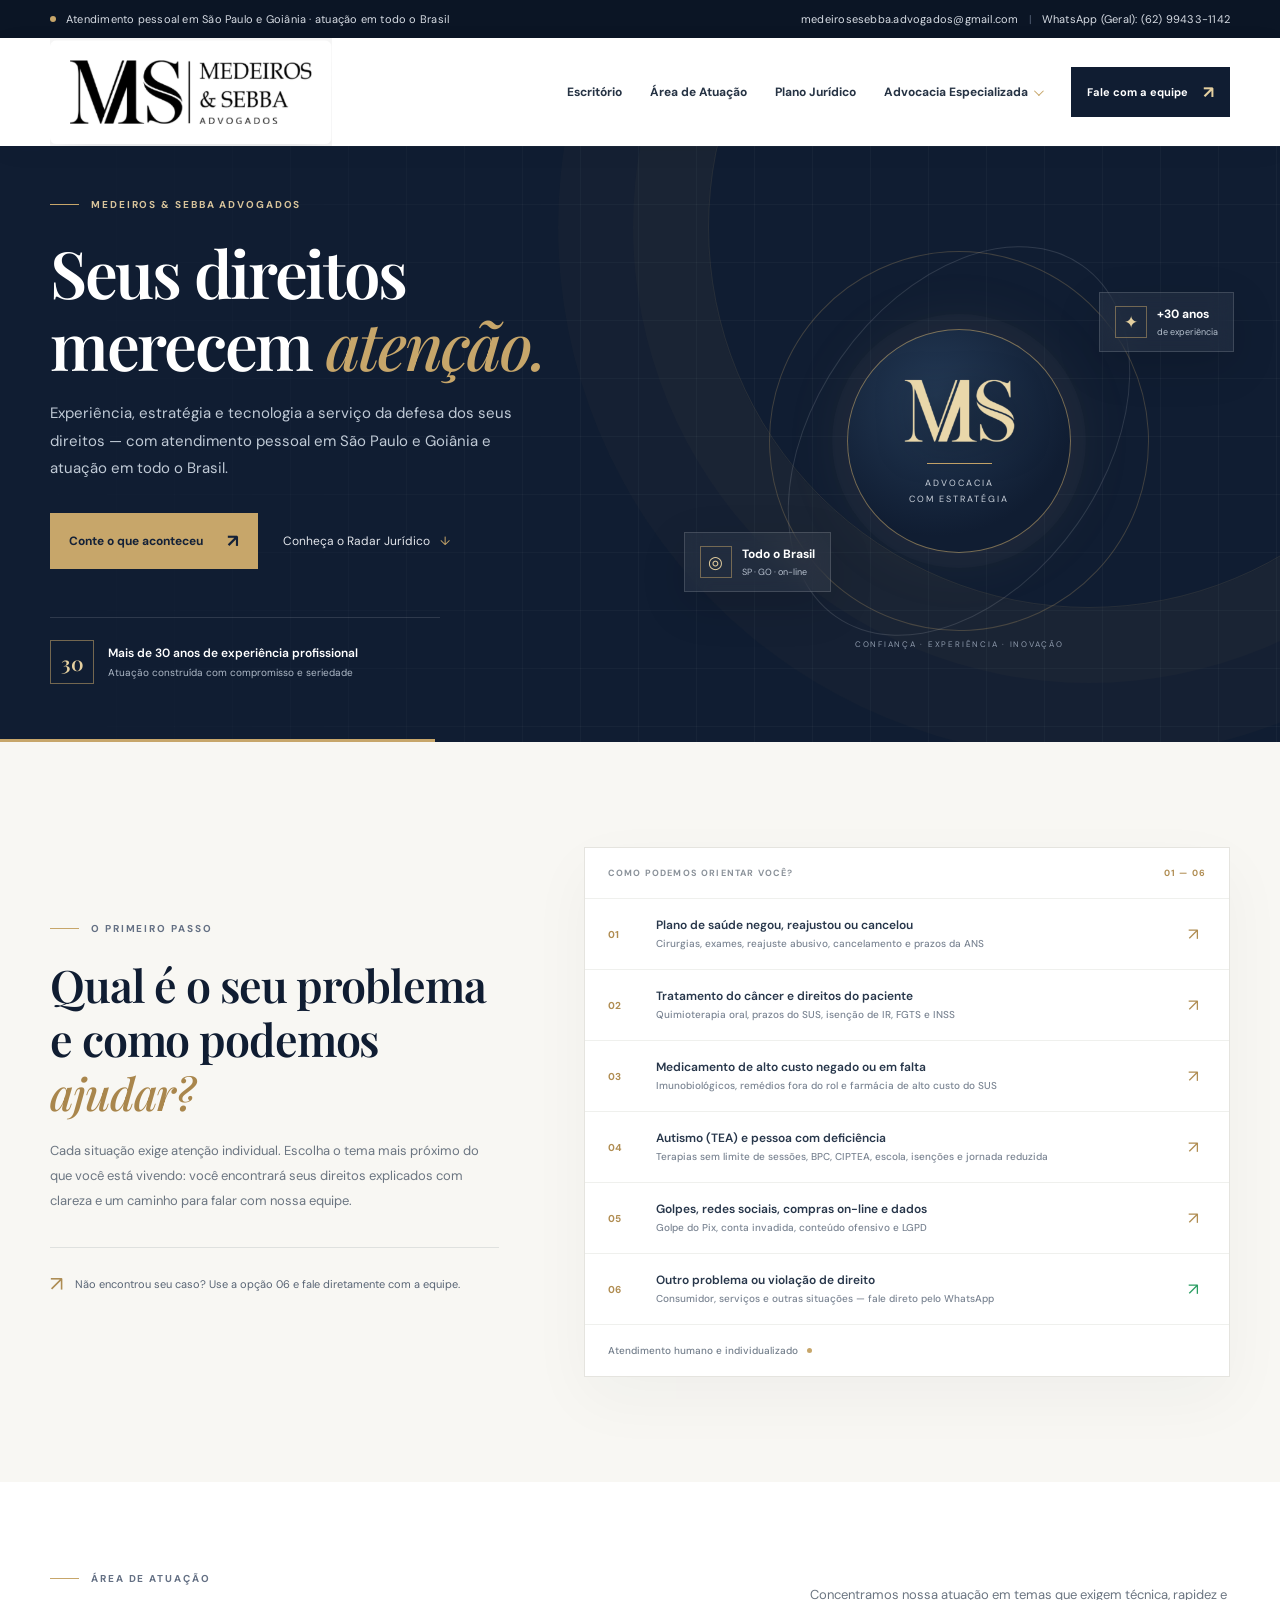
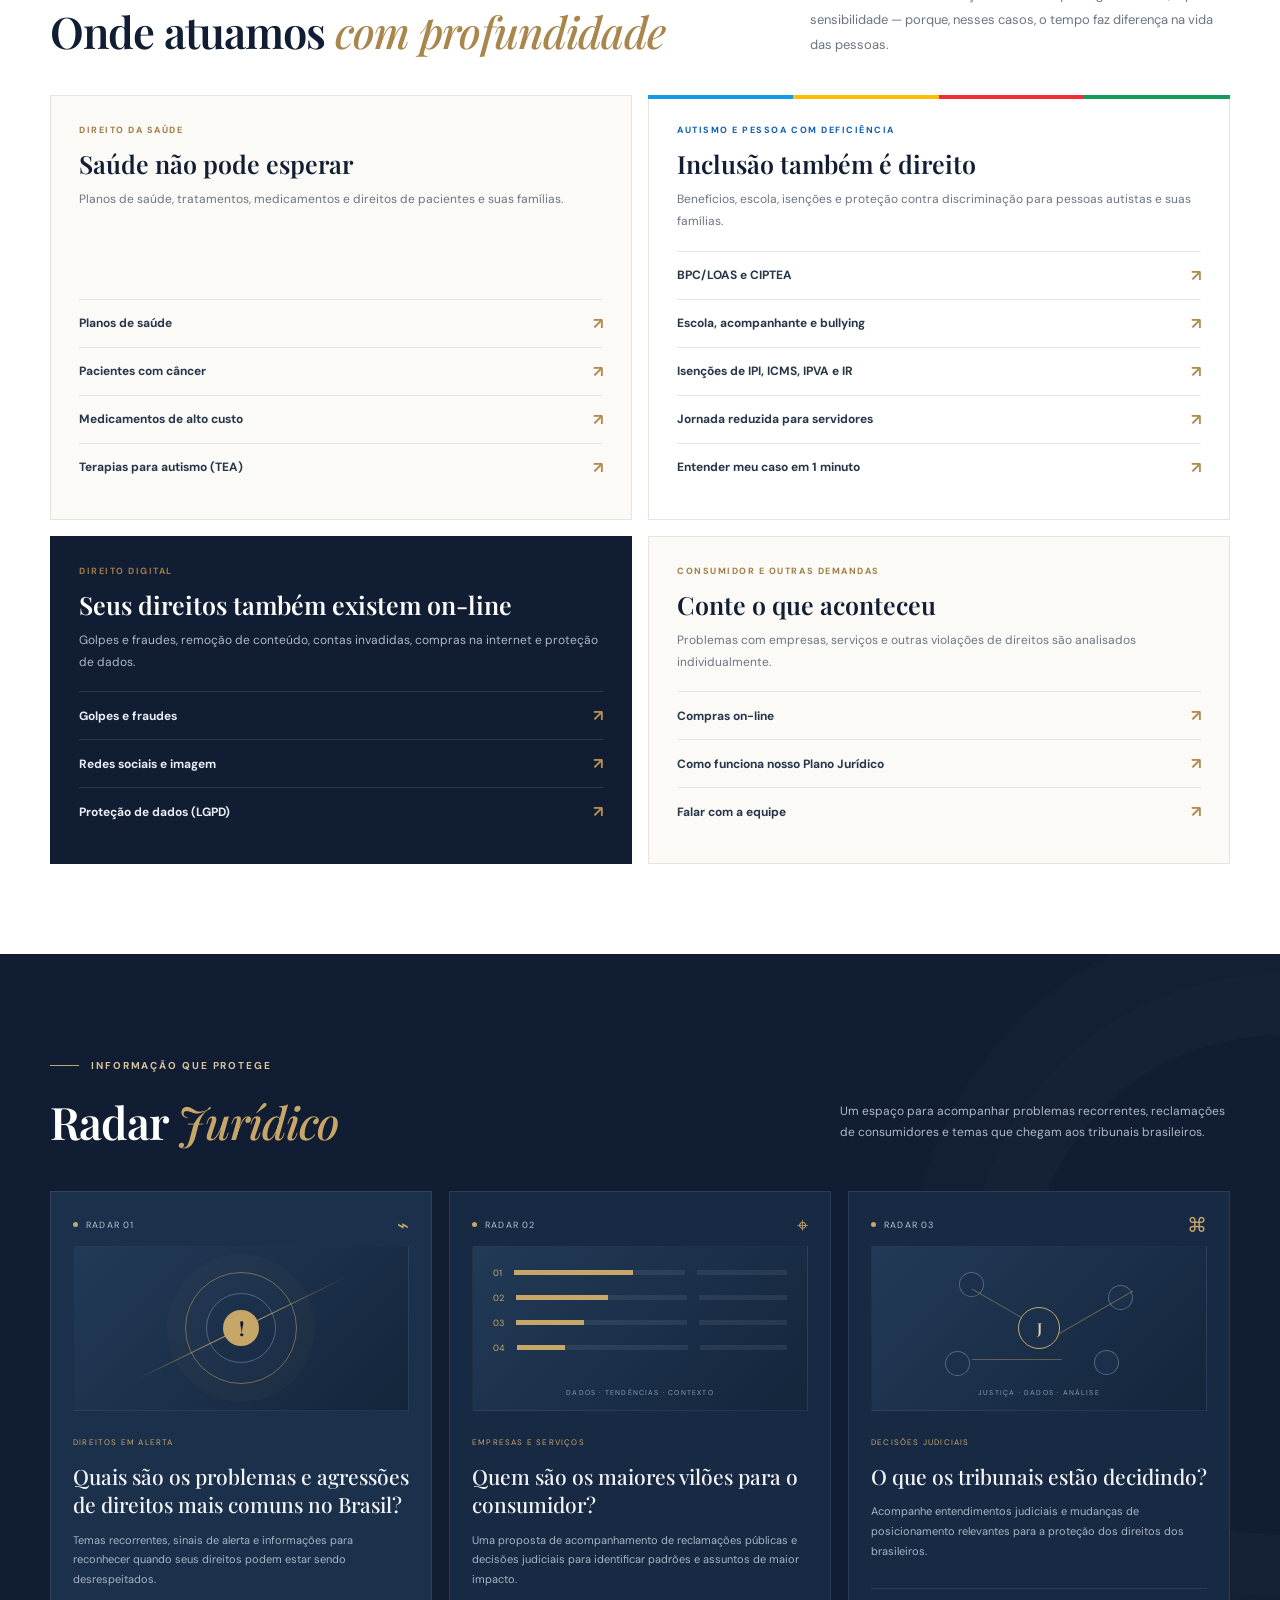
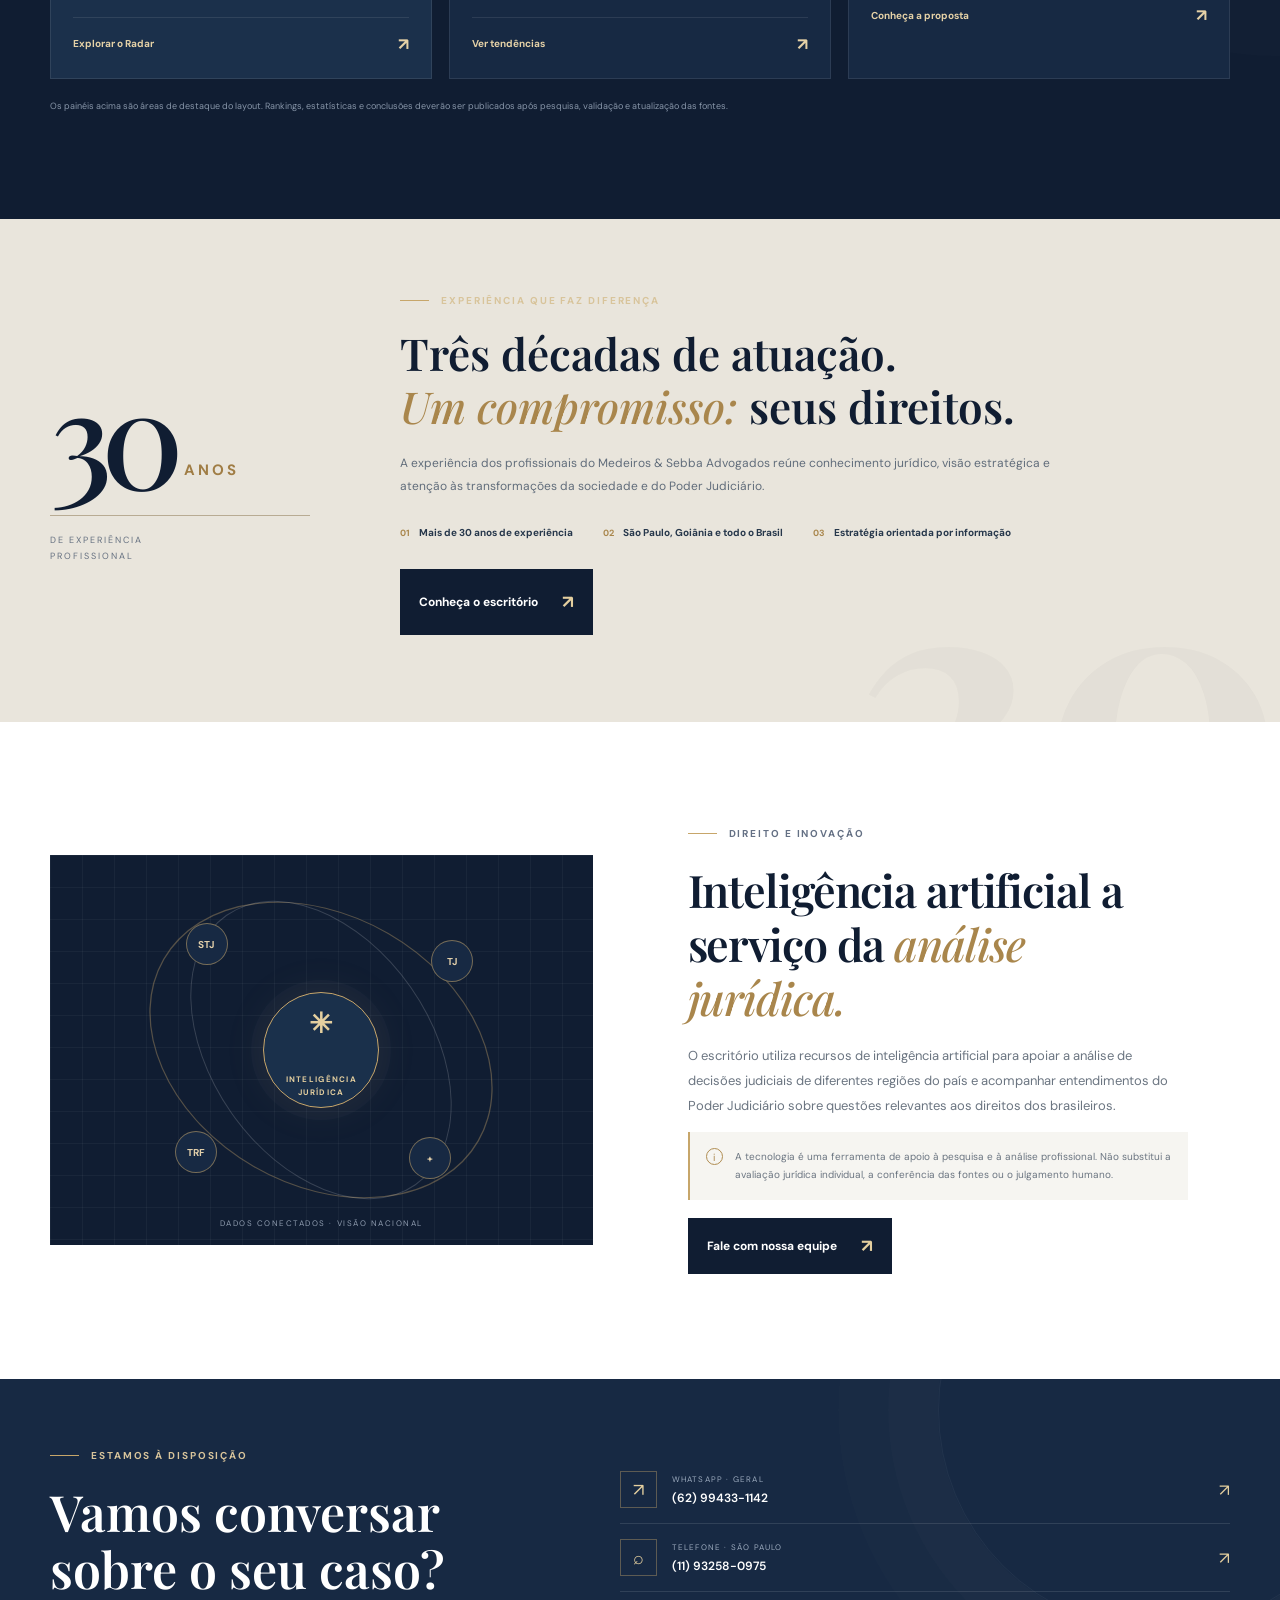
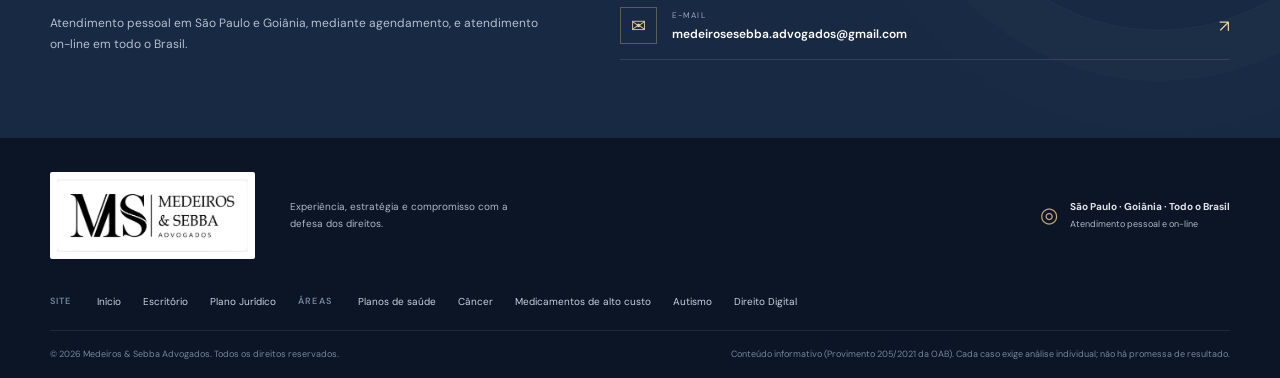
<file: index.html>
<!DOCTYPE html>
<html lang="pt-BR">
<head>
  <meta charset="UTF-8">
  <meta name="viewport" content="width=device-width, initial-scale=1.0">
  <meta name="theme-color" content="#101d32">
  <meta name="description" content="Medeiros & Sebba Advogados. Profissionais com mais de 30 anos de experiência, atendimento pessoal em São Paulo e Goiânia e atuação em todo o Brasil.">
  <title>Medeiros & Sebba Advogados | Defesa dos seus direitos</title>
  <link rel="preconnect" href="https://fonts.googleapis.com">
  <link rel="preconnect" href="https://fonts.gstatic.com" crossorigin>
  <link href="https://fonts.googleapis.com/css2?family=DM+Sans:wght@400;500;600;700&family=Playfair+Display:wght@500;600;700&display=swap" rel="stylesheet">
  <link rel="icon" href="asset/favicon.png">
  <link rel="apple-touch-icon" href="asset/apple-touch-icon.png">
  <link rel="stylesheet" href="asset/style.css">
</head>
<body>
  <div class="topline">
    <div class="container top-inner">
      <span><i class="status-dot"></i> Atendimento pessoal em São Paulo e Goiânia · atuação em todo o Brasil</span>
      <div class="top-contact">
        <a href="mailto:medeirosesebba.advogados@gmail.com">medeirosesebba.advogados@gmail.com</a>
        <span class="top-divider">|</span>
        <a href="https://wa.me/5562994331142" target="_blank" rel="noopener">WhatsApp (Geral): (62) 99433-1142</a>
      </div>
    </div>
  </div>

  <header class="site-header">
    <div class="container header-inner">
      <a class="brand" href="#inicio" aria-label="Medeiros & Sebba Advogados - início">
        <img src="asset/logo-medeiros-sebba.png" alt="Medeiros & Sebba Advogados">
      </a>
      <button class="menu-toggle" aria-label="Abrir menu" aria-expanded="false" aria-controls="main-nav">
        <span></span><span></span><span></span>
      </button>
      <nav class="main-nav" id="main-nav" aria-label="Menu principal">
        <a href="escritorio/index.html">Escritório</a>
        <a href="#areas">Área de Atuação</a>
        <a href="plano-juridico/index.html">Plano Jurídico</a>
        <div class="nav-drop">
          <button type="button" aria-expanded="false" aria-haspopup="true">Advocacia Especializada</button>
          <div class="drop-menu">
            <div class="drop-group">DIREITO DA SAÚDE</div>
            <a href="atuacao/saude/plano%20de%20saude/index.html">Planos de saúde <small>negativas e reajustes</small></a>
            <a href="atuacao/saude/cancer/index.htm">Pacientes com câncer <small>tratamento e benefícios</small></a>
            <a href="atuacao/saude/medicamento/index.html">Medicamentos de alto custo <small>plano e SUS</small></a>
            <a href="atuacao/saude/autismo/index.html">Autismo (TEA) <small>terapias, BPC, escola e isenções</small></a>
            <div class="drop-group">DIREITO DIGITAL</div>
            <a href="atuacao/digital/index.html">Golpes, redes sociais e dados <small>Pix, LGPD, remoção</small></a>
          </div>
        </div>
      </nav>
      <a class="header-cta" href="https://wa.me/5562994331142" target="_blank" rel="noopener">
        <span>Fale com a equipe</span><b aria-hidden="true">↗</b>
      </a>
    </div>
  </header>

  <main>
    <section class="hero" id="inicio">
      <div class="hero-grid"></div>
      <div class="container hero-layout">
        <div class="hero-copy">
          <div class="eyebrow"><span class="eyebrow-line"></span> MEDEIROS &amp; SEBBA ADVOGADOS</div>
          <h1>Seus direitos<br>merecem <em>atenção.</em></h1>
          <p class="hero-lead">Experiência, estratégia e tecnologia a serviço da defesa dos seus direitos — com atendimento pessoal em São Paulo e Goiânia e atuação em todo o Brasil.</p>
          <div class="hero-actions">
            <a class="button button-gold" href="#seu-problema">Conte o que aconteceu <span>↗</span></a>
            <a class="text-link" href="#radar">Conheça o Radar Jurídico <span>↓</span></a>
          </div>
          <div class="hero-proof">
            <div class="proof-icon">30</div>
            <div><strong>Mais de 30 anos de experiência profissional</strong><small>Atuação construída com compromisso e seriedade</small></div>
          </div>
        </div>
        <div class="hero-visual" aria-label="Elementos gráficos institucionais">
          <div class="visual-orbit orbit-one"></div>
          <div class="visual-orbit orbit-two"></div>
          <div class="visual-core">
            <img class="core-mono" src="asset/monograma-ms.png" alt="Monograma Medeiros &amp; Sebba">
            <div class="core-rule"></div>
            <div class="core-label">ADVOCACIA<br>COM ESTRATÉGIA</div>
          </div>
          <div class="floating-card card-experience"><span class="mini-icon">✦</span><div><strong>+30 anos</strong><small>de experiência</small></div></div>
          <div class="floating-card card-country"><span class="country-icon">◎</span><div><strong>Todo o Brasil</strong><small>SP · GO · on-line</small></div></div>
          <div class="visual-caption">CONFIANÇA · EXPERIÊNCIA · INOVAÇÃO</div>
        </div>
      </div>
      <div class="hero-bottom-line"></div>
    </section>

    <section class="problem-section section-pad" id="seu-problema">
      <div class="container problem-layout">
        <div class="section-intro">
          <div class="eyebrow eyebrow-dark"><span class="eyebrow-line"></span> O PRIMEIRO PASSO</div>
          <h2>Qual é o seu problema<br>e como podemos <em>ajudar?</em></h2>
          <p>Cada situação exige atenção individual. Escolha o tema mais próximo do que você está vivendo: você encontrará seus direitos explicados com clareza e um caminho para falar com nossa equipe.</p>
          <div class="intro-note"><span class="note-symbol">↗</span><span>Não encontrou seu caso? Use a opção 06 e fale diretamente com a equipe.</span></div>
        </div>
        <div class="problem-panel">
          <div class="panel-heading"><span>COMO PODEMOS ORIENTAR VOCÊ?</span><span class="panel-count">01 — 06</span></div>
          <div class="problem-options">
            <a href="atuacao/saude/plano%20de%20saude/index.html"><span class="option-number">01</span><span class="option-title">Plano de saúde negou, reajustou ou cancelou<small>Cirurgias, exames, reajuste abusivo, cancelamento e prazos da ANS</small></span><span class="option-arrow">↗</span></a>
            <a href="atuacao/saude/cancer/index.htm"><span class="option-number">02</span><span class="option-title">Tratamento do câncer e direitos do paciente<small>Quimioterapia oral, prazos do SUS, isenção de IR, FGTS e INSS</small></span><span class="option-arrow">↗</span></a>
            <a href="atuacao/saude/medicamento/index.html"><span class="option-number">03</span><span class="option-title">Medicamento de alto custo negado ou em falta<small>Imunobiológicos, remédios fora do rol e farmácia de alto custo do SUS</small></span><span class="option-arrow">↗</span></a>
            <a href="atuacao/saude/autismo/index.html"><span class="option-number">04</span><span class="option-title">Autismo (TEA) e pessoa com deficiência<small>Terapias sem limite de sessões, BPC, CIPTEA, escola, isenções e jornada reduzida</small></span><span class="option-arrow">↗</span></a>
            <a href="atuacao/digital/index.html"><span class="option-number">05</span><span class="option-title">Golpes, redes sociais, compras on-line e dados<small>Golpe do Pix, conta invadida, conteúdo ofensivo e LGPD</small></span><span class="option-arrow">↗</span></a>
            <a class="is-whats" href="https://wa.me/5562994331142?text=Ol%C3%A1!%20Vim%20pelo%20site%20e%20gostaria%20de%20falar%20sobre%20outro%20assunto." target="_blank" rel="noopener"><span class="option-number">06</span><span class="option-title">Outro problema ou violação de direito<small>Consumidor, serviços e outras situações — fale direto pelo WhatsApp</small></span><span class="option-arrow">↗</span></a>
          </div>
          <div class="panel-footer"><span>Atendimento humano e individualizado</span><span class="panel-footer-dot"></span></div>
        </div>
      </div>
    </section>

    <section class="areas-section" id="areas">
      <div class="container">
        <div class="areas-head">
          <div><div class="eyebrow eyebrow-dark"><span class="eyebrow-line"></span> ÁREA DE ATUAÇÃO</div><h2>Onde atuamos <em>com profundidade</em></h2></div>
          <p>Concentramos nossa atuação em temas que exigem técnica, rapidez e sensibilidade — porque, nesses casos, o tempo faz diferença na vida das pessoas.</p>
        </div>
        <div class="areas-grid">
          <div class="area-box">
            <span class="area-kicker">DIREITO DA SAÚDE</span>
            <h3>Saúde não pode esperar</h3>
            <p>Planos de saúde, tratamentos, medicamentos e direitos de pacientes e suas famílias.</p>
            <div class="area-links">
              <a href="atuacao/saude/plano%20de%20saude/index.html">Planos de saúde <span>↗</span></a>
              <a href="atuacao/saude/cancer/index.htm">Pacientes com câncer <span>↗</span></a>
              <a href="atuacao/saude/medicamento/index.html">Medicamentos de alto custo <span>↗</span></a>
              <a href="atuacao/saude/autismo/index.html#terapias">Terapias para autismo (TEA) <span>↗</span></a>
            </div>
          </div>
          <div class="area-box tea">
            <span class="area-kicker">AUTISMO E PESSOA COM DEFICIÊNCIA</span>
            <h3>Inclusão também é direito</h3>
            <p>Benefícios, escola, isenções e proteção contra discriminação para pessoas autistas e suas famílias.</p>
            <div class="area-links">
              <a href="atuacao/saude/autismo/index.html#bpc">BPC/LOAS e CIPTEA <span>↗</span></a>
              <a href="atuacao/saude/autismo/index.html#escola">Escola, acompanhante e bullying <span>↗</span></a>
              <a href="atuacao/saude/autismo/index.html#veiculo">Isenções de IPI, ICMS, IPVA e IR <span>↗</span></a>
              <a href="atuacao/saude/autismo/index.html#jornada">Jornada reduzida para servidores <span>↗</span></a>
              <a href="atuacao/saude/autismo/index.html#avaliacao">Entender meu caso em 1 minuto <span>↗</span></a>
            </div>
          </div>
          <div class="area-box dark">
            <span class="area-kicker">DIREITO DIGITAL</span>
            <h3>Seus direitos também existem on-line</h3>
            <p>Golpes e fraudes, remoção de conteúdo, contas invadidas, compras na internet e proteção de dados.</p>
            <div class="area-links">
              <a href="atuacao/digital/index.html#golpes">Golpes e fraudes <span>↗</span></a>
              <a href="atuacao/digital/index.html#redes">Redes sociais e imagem <span>↗</span></a>
              <a href="atuacao/digital/index.html#dados">Proteção de dados (LGPD) <span>↗</span></a>
            </div>
          </div>
          <div class="area-box">
            <span class="area-kicker">CONSUMIDOR E OUTRAS DEMANDAS</span>
            <h3>Conte o que aconteceu</h3>
            <p>Problemas com empresas, serviços e outras violações de direitos são analisados individualmente.</p>
            <div class="area-links">
              <a href="atuacao/digital/index.html#compras">Compras on-line <span>↗</span></a>
              <a href="plano-juridico/index.html">Como funciona nosso Plano Jurídico <span>↗</span></a>
              <a href="https://wa.me/5562994331142?text=Ol%C3%A1!%20Gostaria%20de%20orienta%C3%A7%C3%A3o%20jur%C3%ADdica." target="_blank" rel="noopener">Falar com a equipe <span>↗</span></a>
            </div>
          </div>
        </div>
      </div>
    </section>

    <section class="radar-section section-pad" id="radar">
      <div class="container">
        <div class="radar-heading">
          <div><div class="eyebrow"><span class="eyebrow-line"></span> INFORMAÇÃO QUE PROTEGE</div><h2>Radar <em>Jurídico</em></h2></div>
          <p>Um espaço para acompanhar problemas recorrentes, reclamações de consumidores e temas que chegam aos tribunais brasileiros.</p>
        </div>
        <div class="radar-cards">
          <article class="radar-card radar-card-main">
            <div class="radar-card-top"><span class="radar-tag"><i></i> RADAR 01</span><span class="radar-symbol">⌁</span></div>
            <div class="radar-art art-pulse"><div class="pulse-ring"></div><div class="pulse-ring ring-two"></div><div class="pulse-center">!</div><div class="pulse-line"></div></div>
            <div class="radar-card-content"><span class="card-kicker">DIREITOS EM ALERTA</span><h3>Quais são os problemas e agressões de direitos mais comuns no Brasil?</h3><p>Temas recorrentes, sinais de alerta e informações para reconhecer quando seus direitos podem estar sendo desrespeitados.</p><a href="#contato" class="radar-link">Explorar o Radar <span>↗</span></a></div>
          </article>
          <article class="radar-card">
            <div class="radar-card-top"><span class="radar-tag"><i></i> RADAR 02</span><span class="radar-symbol">⌖</span></div>
            <div class="radar-art art-ranking"><div class="rank-line"><span>01</span><i></i><b></b></div><div class="rank-line"><span>02</span><i></i><b></b></div><div class="rank-line"><span>03</span><i></i><b></b></div><div class="rank-line"><span>04</span><i></i><b></b></div><div class="rank-caption">DADOS · TENDÊNCIAS · CONTEXTO</div></div>
            <div class="radar-card-content"><span class="card-kicker">EMPRESAS E SERVIÇOS</span><h3>Quem são os maiores vilões para o consumidor?</h3><p>Uma proposta de acompanhamento de reclamações públicas e decisões judiciais para identificar padrões e assuntos de maior impacto.</p><a href="#contato" class="radar-link">Ver tendências <span>↗</span></a></div>
          </article>
          <article class="radar-card">
            <div class="radar-card-top"><span class="radar-tag"><i></i> RADAR 03</span><span class="radar-symbol">⌘</span></div>
            <div class="radar-art art-courts"><div class="court-node node-a"></div><div class="court-node node-b"></div><div class="court-node node-c"></div><div class="court-node node-d"></div><div class="court-link link-a"></div><div class="court-link link-b"></div><div class="court-link link-c"></div><div class="court-core">J</div><div class="court-caption">JUSTIÇA · DADOS · ANÁLISE</div></div>
            <div class="radar-card-content"><span class="card-kicker">DECISÕES JUDICIAIS</span><h3>O que os tribunais estão decidindo?</h3><p>Acompanhe entendimentos judiciais e mudanças de posicionamento relevantes para a proteção dos direitos dos brasileiros.</p><a href="#tecnologia" class="radar-link">Conheça a proposta <span>↗</span></a></div>
          </article>
        </div>
        <p class="radar-disclaimer">Os painéis acima são áreas de destaque do layout. Rankings, estatísticas e conclusões deverão ser publicados após pesquisa, validação e atualização das fontes.</p>
      </div>
    </section>

    <section class="experience-section">
      <div class="container experience-layout">
        <div class="experience-number"><span class="number-30">30</span><span class="number-years">ANOS</span><span class="number-line"></span><span class="number-caption">DE EXPERIÊNCIA<br>PROFISSIONAL</span></div>
        <div class="experience-copy"><div class="eyebrow"><span class="eyebrow-line"></span> EXPERIÊNCIA QUE FAZ DIFERENÇA</div><h2>Três décadas de atuação.<br><em>Um compromisso:</em> seus direitos.</h2><p>A experiência dos profissionais do Medeiros &amp; Sebba Advogados reúne conhecimento jurídico, visão estratégica e atenção às transformações da sociedade e do Poder Judiciário.</p><div class="experience-points"><div><span>01</span><b>Mais de 30 anos de experiência</b></div><div><span>02</span><b>São Paulo, Goiânia e todo o Brasil</b></div><div><span>03</span><b>Estratégia orientada por informação</b></div></div><p style="margin-top:22px"><a class="button button-dark" href="escritorio/index.html">Conheça o escritório <span>↗</span></a></p></div>
      </div>
    </section>

    <section class="technology-section section-pad" id="tecnologia">
      <div class="container technology-layout">
        <div class="technology-visual">
          <div class="tech-grid"></div><div class="tech-orbit tech-orbit-a"></div><div class="tech-orbit tech-orbit-b"></div>
          <div class="tech-core"><span class="tech-core-icon">✳</span><span>INTELIGÊNCIA<br>JURÍDICA</span></div>
          <div class="tech-node tech-node-one"><span>STJ</span></div><div class="tech-node tech-node-two"><span>TJ</span></div><div class="tech-node tech-node-three"><span>TRF</span></div><div class="tech-node tech-node-four"><span>+</span></div>
          <div class="tech-caption">DADOS CONECTADOS · VISÃO NACIONAL</div>
        </div>
        <div class="technology-copy"><div class="eyebrow eyebrow-dark"><span class="eyebrow-line"></span> DIREITO E INOVAÇÃO</div><h2>Inteligência artificial a serviço da <em>análise jurídica.</em></h2><p>O escritório utiliza recursos de inteligência artificial para apoiar a análise de decisões judiciais de diferentes regiões do país e acompanhar entendimentos do Poder Judiciário sobre questões relevantes aos direitos dos brasileiros.</p><p class="tech-note"><span>i</span> A tecnologia é uma ferramenta de apoio à pesquisa e à análise profissional. Não substitui a avaliação jurídica individual, a conferência das fontes ou o julgamento humano.</p><a class="button button-dark" href="#contato">Fale com nossa equipe <span>↗</span></a></div>
      </div>
    </section>

    <section class="contact-section" id="contato">
      <div class="container contact-layout">
        <div><div class="eyebrow"><span class="eyebrow-line"></span> ESTAMOS À DISPOSIÇÃO</div><h2>Vamos conversar<br>sobre o seu caso?</h2><p>Atendimento pessoal em São Paulo e Goiânia, mediante agendamento, e atendimento on-line em todo o Brasil.</p></div>
        <div class="contact-actions"><a class="contact-method" href="https://wa.me/5562994331142" target="_blank" rel="noopener"><span class="method-icon">↗</span><span><small>WHATSAPP · GERAL</small><strong>(62) 99433-1142</strong></span><b>↗</b></a><a class="contact-method" href="tel:+556294331142"><span class="method-icon">⌕</span><span><small>TELEFONE · SÃO PAULO</small><strong>(11) 93258-0975</strong></span><b>↗</b></a><a class="contact-method" href="mailto:medeirosesebba.advogados@gmail.com"><span class="method-icon">✉</span><span><small>E-MAIL</small><strong>medeirosesebba.advogados@gmail.com</strong></span><b>↗</b></a></div>
      </div>
    </section>
  </main>

  <footer class="site-footer">
    <div class="container footer-main"><a class="footer-brand" href="#inicio"><img src="asset/logo-medeiros-sebba.png" alt="Medeiros & Sebba Advogados"></a><p>Experiência, estratégia e compromisso com a defesa dos direitos.</p><div class="footer-location"><span class="location-mark">◎</span><span><b>São Paulo · Goiânia · Todo o Brasil</b><small>Atendimento pessoal e on-line</small></span></div></div>
    <div class="container footer-links">
      <b>SITE</b><a href="index.html">Início</a><a href="escritorio/index.html">Escritório</a><a href="plano-juridico/index.html">Plano Jurídico</a>
      <b>ÁREAS</b><a href="atuacao/saude/plano%20de%20saude/index.html">Planos de saúde</a><a href="atuacao/saude/cancer/index.htm">Câncer</a><a href="atuacao/saude/medicamento/index.html">Medicamentos de alto custo</a><a href="atuacao/saude/autismo/index.html">Autismo</a><a href="atuacao/digital/index.html">Direito Digital</a>
    </div>
    <div class="container footer-bottom"><span>© <span id="current-year">2026</span> Medeiros &amp; Sebba Advogados. Todos os direitos reservados.</span><span>Conteúdo informativo (Provimento 205/2021 da OAB). Cada caso exige análise individual; não há promessa de resultado.</span></div>
  </footer>
  <script src="asset/script.js"></script>
</body>
</html>
</file>
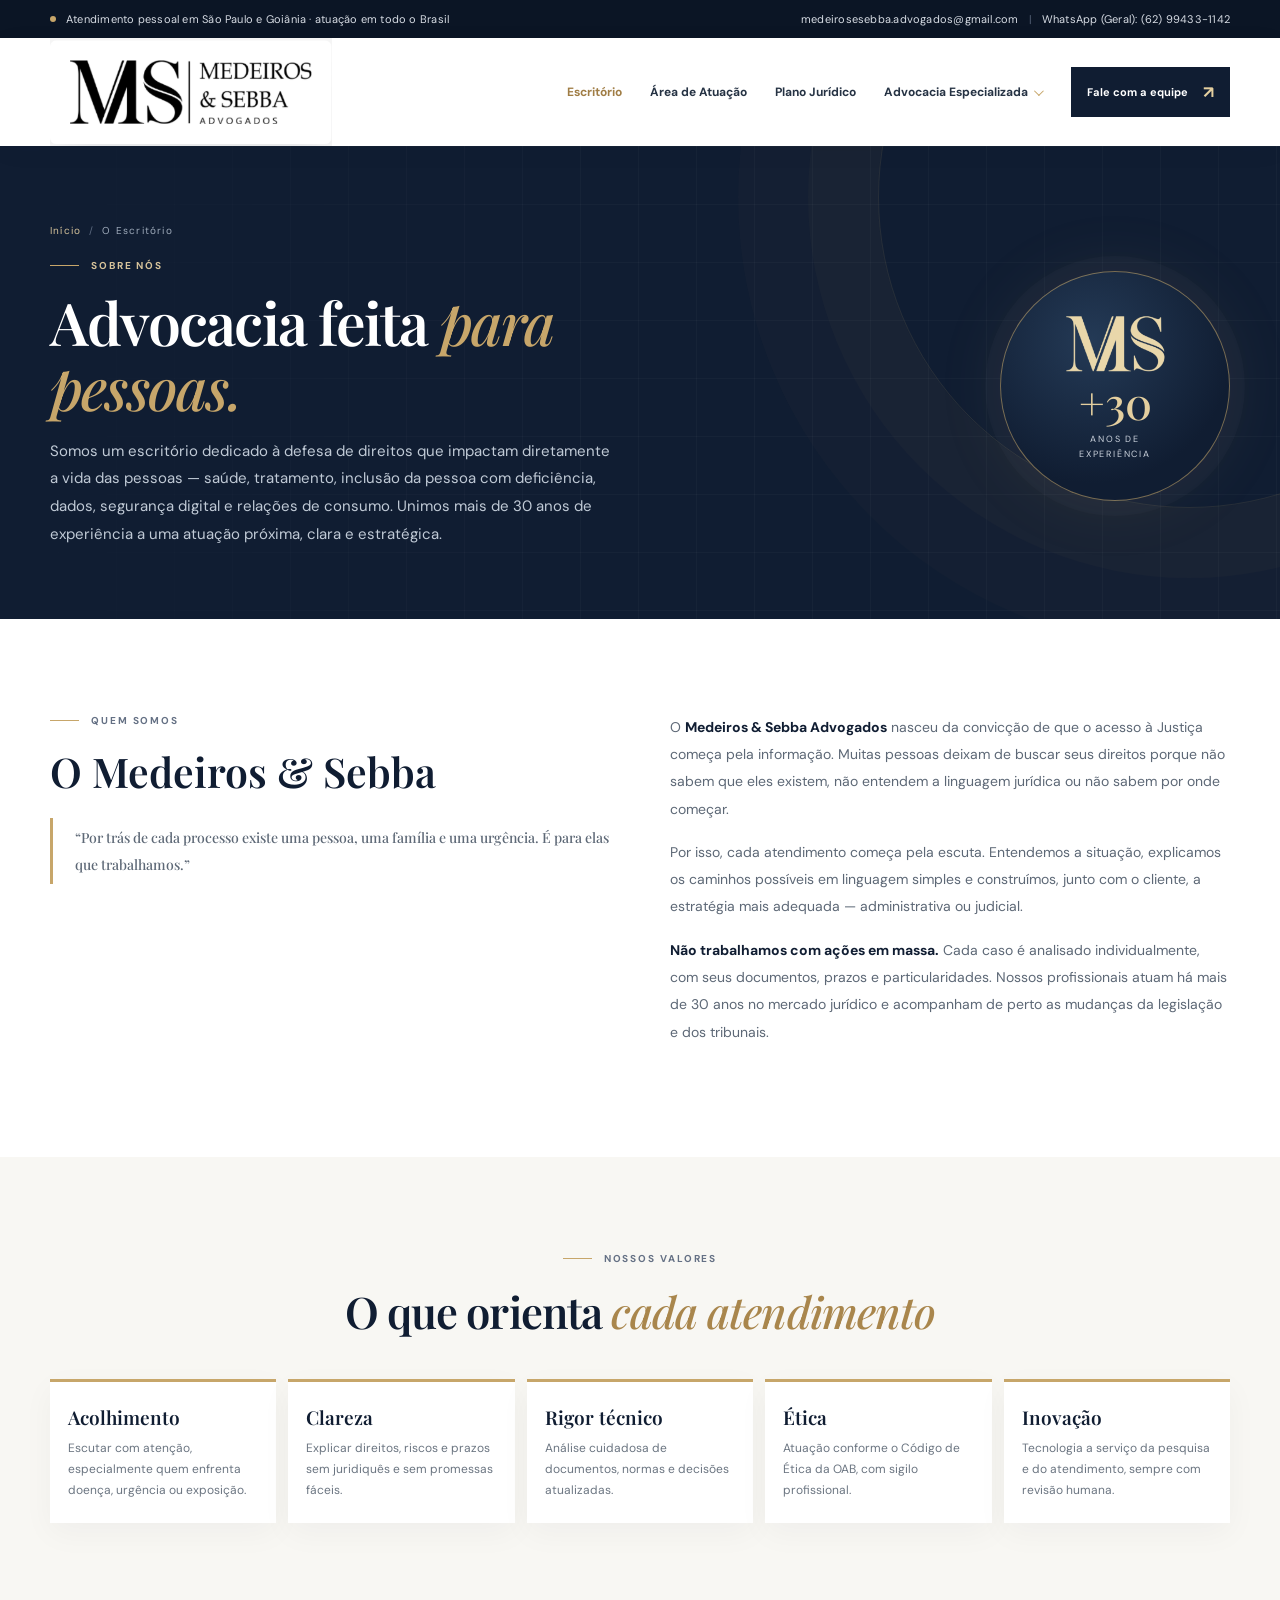
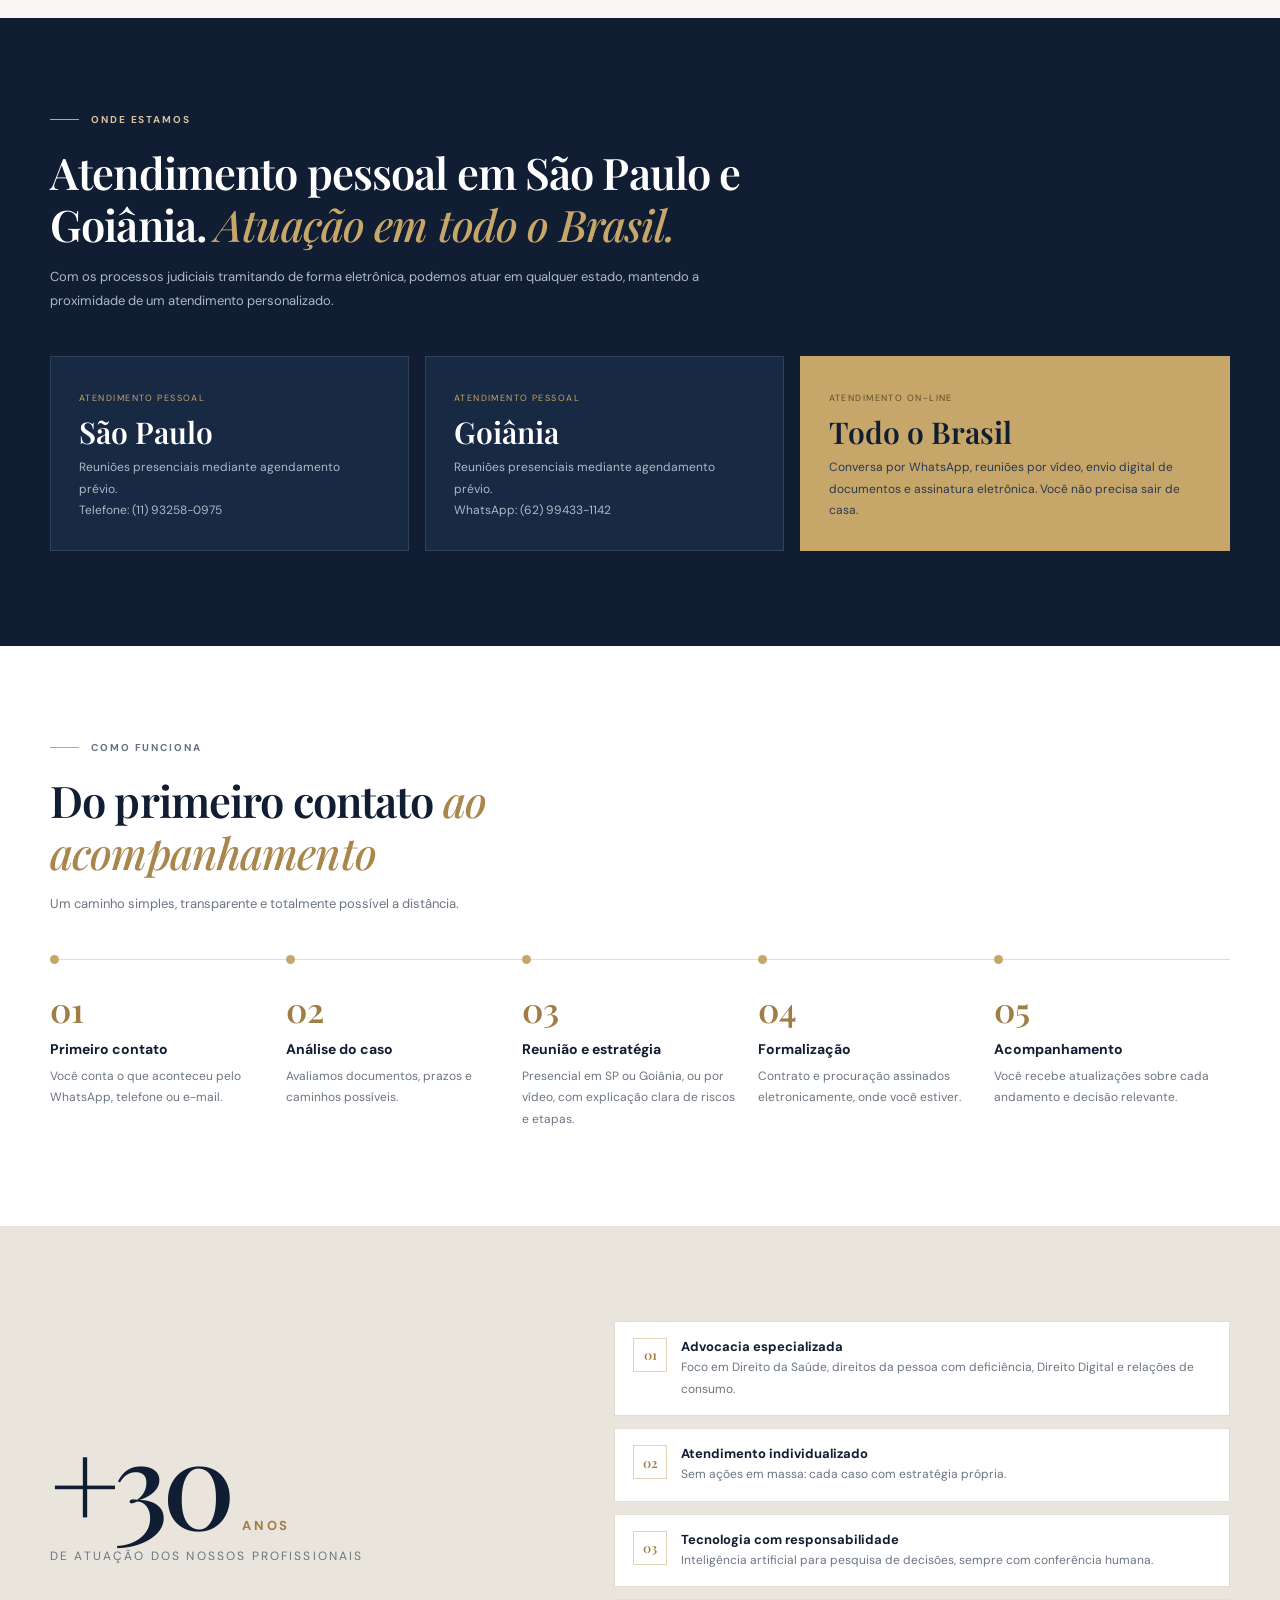
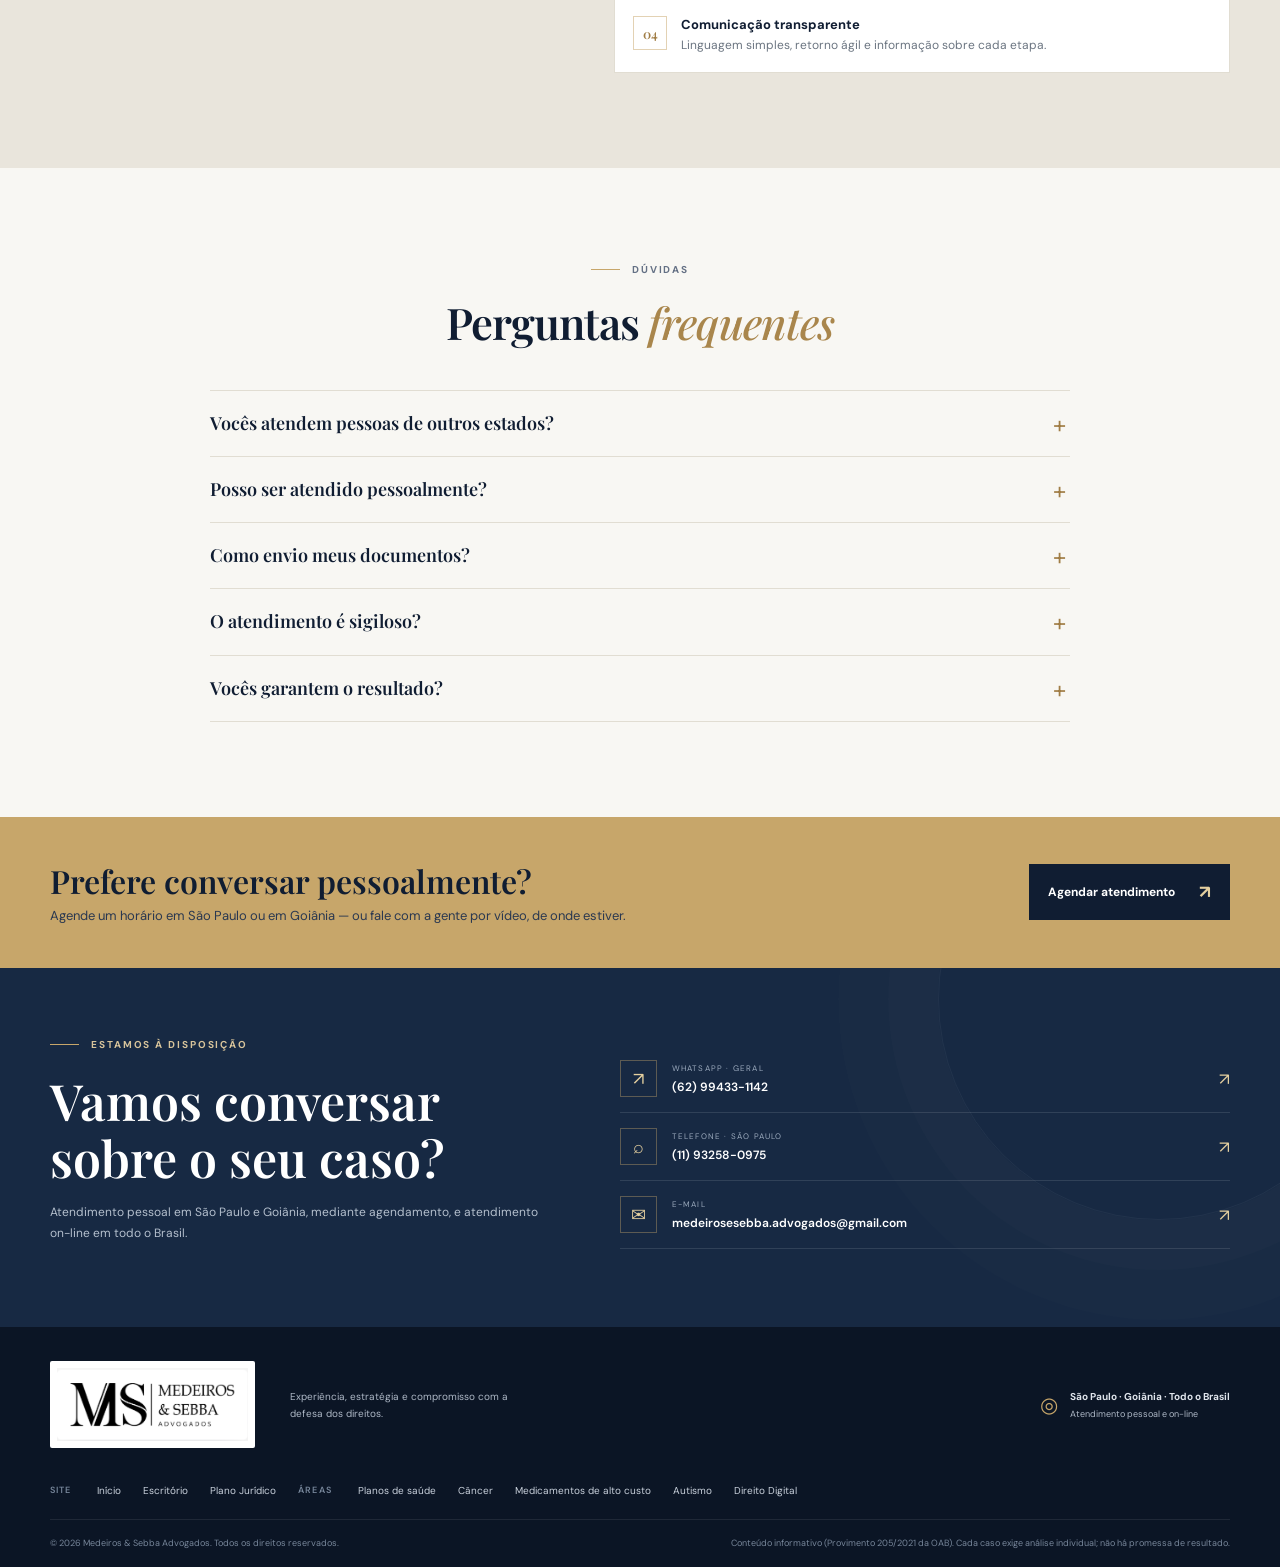
<file: escritorio/index.html>
<!DOCTYPE html>
<html lang="pt-BR">
<head>
  <meta charset="UTF-8">
  <meta name="viewport" content="width=device-width, initial-scale=1.0">
  <meta name="theme-color" content="#101d32">
  <meta name="description" content="Conheça o Medeiros & Sebba Advogados: profissionais com mais de 30 anos de experiência, atendimento pessoal em São Paulo e Goiânia e atuação on-line em todo o Brasil.">
  <title>O Escritório | Medeiros & Sebba Advogados</title>
  <link rel="preconnect" href="https://fonts.googleapis.com">
  <link rel="preconnect" href="https://fonts.gstatic.com" crossorigin>
  <link href="https://fonts.googleapis.com/css2?family=DM+Sans:wght@400;500;600;700&family=Playfair+Display:wght@500;600;700&display=swap" rel="stylesheet">
  <link rel="icon" href="../asset/favicon.png">
  <link rel="apple-touch-icon" href="../asset/apple-touch-icon.png">
  <link rel="stylesheet" href="../asset/style.css">
</head>
<body>
  <div class="topline">
    <div class="container top-inner">
      <span><i class="status-dot"></i> Atendimento pessoal em São Paulo e Goiânia · atuação em todo o Brasil</span>
      <div class="top-contact">
        <a href="mailto:medeirosesebba.advogados@gmail.com">medeirosesebba.advogados@gmail.com</a>
        <span class="top-divider">|</span>
        <a href="https://wa.me/5562994331142" target="_blank" rel="noopener">WhatsApp (Geral): (62) 99433-1142</a>
      </div>
    </div>
  </div>

  <header class="site-header">
    <div class="container header-inner">
      <a class="brand" href="../index.html" aria-label="Medeiros & Sebba Advogados - início">
        <img src="../asset/logo-medeiros-sebba.png" alt="Medeiros & Sebba Advogados">
      </a>
      <button class="menu-toggle" aria-label="Abrir menu" aria-expanded="false" aria-controls="main-nav">
        <span></span><span></span><span></span>
      </button>
      <nav class="main-nav" id="main-nav" aria-label="Menu principal">
        <a href="../escritorio/index.html" class="is-current" aria-current="page">Escritório</a>
        <a href="../index.html#areas">Área de Atuação</a>
        <a href="../plano-juridico/index.html">Plano Jurídico</a>
        <div class="nav-drop">
          <button type="button" aria-expanded="false" aria-haspopup="true">Advocacia Especializada</button>
          <div class="drop-menu">
            <div class="drop-group">DIREITO DA SAÚDE</div>
            <a href="../atuacao/saude/plano%20de%20saude/index.html">Planos de saúde <small>negativas e reajustes</small></a>
            <a href="../atuacao/saude/cancer/index.htm">Pacientes com câncer <small>tratamento e benefícios</small></a>
            <a href="../atuacao/saude/medicamento/index.html">Medicamentos de alto custo <small>plano e SUS</small></a>
            <a href="../atuacao/saude/autismo/index.html">Autismo (TEA) <small>terapias, BPC, escola e isenções</small></a>
            <div class="drop-group">DIREITO DIGITAL</div>
            <a href="../atuacao/digital/index.html">Golpes, redes sociais e dados <small>Pix, LGPD, remoção</small></a>
          </div>
        </div>
      </nav>
      <a class="header-cta" href="https://wa.me/5562994331142" target="_blank" rel="noopener">
        <span>Fale com a equipe</span><b aria-hidden="true">↗</b>
      </a>
    </div>
  </header>

  <main>
    <section class="page-hero">
      <div class="hero-grid"></div>
      <div class="container">
        <div>
          <div class="crumbs"><a href="../index.html">Início</a><span>/</span>O Escritório</div>
          <div class="eyebrow"><span class="eyebrow-line"></span> SOBRE NÓS</div>
          <h1>Advocacia feita <em>para pessoas.</em></h1>
          <p class="lead">Somos um escritório dedicado à defesa de direitos que impactam diretamente a vida das pessoas — saúde, tratamento, inclusão da pessoa com deficiência, dados, segurança digital e relações de consumo. Unimos mais de 30 anos de experiência a uma atuação próxima, clara e estratégica.</p>
        </div>
        <div class="seal"><img src="../asset/monograma-ms.png" alt=""><b>+30</b><small>ANOS DE<br>EXPERIÊNCIA</small></div>
      </div>
    </section>

    <section class="block white">
      <div class="container about">
        <div>
          <div class="eyebrow eyebrow-dark"><span class="eyebrow-line"></span> QUEM SOMOS</div>
          <h2 style="font:600 clamp(30px,3.2vw,42px)/1.2 var(--serif);color:var(--navy);margin:20px 0 22px">O Medeiros &amp; Sebba</h2>
          <p class="quote">“Por trás de cada processo existe uma pessoa, uma família e uma urgência. É para elas que trabalhamos.”</p>
        </div>
        <div>
          <p>O <strong>Medeiros &amp; Sebba Advogados</strong> nasceu da convicção de que o acesso à Justiça começa pela informação. Muitas pessoas deixam de buscar seus direitos porque não sabem que eles existem, não entendem a linguagem jurídica ou não sabem por onde começar.</p>
          <p>Por isso, cada atendimento começa pela escuta. Entendemos a situação, explicamos os caminhos possíveis em linguagem simples e construímos, junto com o cliente, a estratégia mais adequada — administrativa ou judicial.</p>
          <p><strong>Não trabalhamos com ações em massa.</strong> Cada caso é analisado individualmente, com seus documentos, prazos e particularidades. Nossos profissionais atuam há mais de 30 anos no mercado jurídico e acompanham de perto as mudanças da legislação e dos tribunais.</p>
        </div>
      </div>
    </section>

    <section class="block paper">
      <div class="container">
        <div class="block-head center">
          <div class="eyebrow eyebrow-dark"><span class="eyebrow-line"></span> NOSSOS VALORES</div>
          <h2>O que orienta <em>cada atendimento</em></h2>
        </div>
        <div class="values-grid">
          <div class="value"><h3>Acolhimento</h3><p>Escutar com atenção, especialmente quem enfrenta doença, urgência ou exposição.</p></div>
          <div class="value"><h3>Clareza</h3><p>Explicar direitos, riscos e prazos sem juridiquês e sem promessas fáceis.</p></div>
          <div class="value"><h3>Rigor técnico</h3><p>Análise cuidadosa de documentos, normas e decisões atualizadas.</p></div>
          <div class="value"><h3>Ética</h3><p>Atuação conforme o Código de Ética da OAB, com sigilo profissional.</p></div>
          <div class="value"><h3>Inovação</h3><p>Tecnologia a serviço da pesquisa e do atendimento, sempre com revisão humana.</p></div>
        </div>
      </div>
    </section>

    <section class="block navy" id="atendimento">
      <div class="container">
        <div class="block-head">
          <div class="eyebrow"><span class="eyebrow-line"></span> ONDE ESTAMOS</div>
          <h2>Atendimento pessoal em São Paulo e Goiânia. <em>Atuação em todo o Brasil.</em></h2>
          <p>Com os processos judiciais tramitando de forma eletrônica, podemos atuar em qualquer estado, mantendo a proximidade de um atendimento personalizado.</p>
        </div>
        <div class="cities">
          <div class="city"><small>ATENDIMENTO PESSOAL</small><h3>São Paulo</h3><p>Reuniões presenciais mediante agendamento prévio.<br>Telefone: (11) 93258-0975</p></div>
          <div class="city"><small>ATENDIMENTO PESSOAL</small><h3>Goiânia</h3><p>Reuniões presenciais mediante agendamento prévio.<br>WhatsApp: (62) 99433-1142</p></div>
          <div class="city brasil"><small>ATENDIMENTO ON-LINE</small><h3>Todo o Brasil</h3><p>Conversa por WhatsApp, reuniões por vídeo, envio digital de documentos e assinatura eletrônica. Você não precisa sair de casa.</p></div>
        </div>
      </div>
    </section>

    <section class="block white">
      <div class="container">
        <div class="block-head">
          <div class="eyebrow eyebrow-dark"><span class="eyebrow-line"></span> COMO FUNCIONA</div>
          <h2>Do primeiro contato <em>ao acompanhamento</em></h2>
          <p>Um caminho simples, transparente e totalmente possível a distância.</p>
        </div>
        <div class="trail" style="border-top-color:#e1ddd2">
          <div class="trail-step"><span style="color:#a07d45">01</span><h3 style="color:var(--navy)">Primeiro contato</h3><p style="color:#6b7581">Você conta o que aconteceu pelo WhatsApp, telefone ou e-mail.</p></div>
          <div class="trail-step"><span style="color:#a07d45">02</span><h3 style="color:var(--navy)">Análise do caso</h3><p style="color:#6b7581">Avaliamos documentos, prazos e caminhos possíveis.</p></div>
          <div class="trail-step"><span style="color:#a07d45">03</span><h3 style="color:var(--navy)">Reunião e estratégia</h3><p style="color:#6b7581">Presencial em SP ou Goiânia, ou por vídeo, com explicação clara de riscos e etapas.</p></div>
          <div class="trail-step"><span style="color:#a07d45">04</span><h3 style="color:var(--navy)">Formalização</h3><p style="color:#6b7581">Contrato e procuração assinados eletronicamente, onde você estiver.</p></div>
          <div class="trail-step"><span style="color:#a07d45">05</span><h3 style="color:var(--navy)">Acompanhamento</h3><p style="color:#6b7581">Você recebe atualizações sobre cada andamento e decisão relevante.</p></div>
        </div>
      </div>
    </section>

    <section class="block sand">
      <div class="container nation">
        <div>
          <div class="nation-num"><b>+30</b><span>ANOS</span></div>
          <p>DE ATUAÇÃO DOS NOSSOS PROFISSIONAIS</p>
        </div>
        <div class="nation-list">
          <div><span>01</span><p style="margin:0"><b>Advocacia especializada</b><small>Foco em Direito da Saúde, direitos da pessoa com deficiência, Direito Digital e relações de consumo.</small></p></div>
          <div><span>02</span><p style="margin:0"><b>Atendimento individualizado</b><small>Sem ações em massa: cada caso com estratégia própria.</small></p></div>
          <div><span>03</span><p style="margin:0"><b>Tecnologia com responsabilidade</b><small>Inteligência artificial para pesquisa de decisões, sempre com conferência humana.</small></p></div>
          <div><span>04</span><p style="margin:0"><b>Comunicação transparente</b><small>Linguagem simples, retorno ágil e informação sobre cada etapa.</small></p></div>
        </div>
      </div>
    </section>

    <section class="block paper">
      <div class="container">
        <div class="block-head center">
          <div class="eyebrow eyebrow-dark"><span class="eyebrow-line"></span> DÚVIDAS</div>
          <h2>Perguntas <em>frequentes</em></h2>
        </div>
        <div class="faq-list">
          <details><summary>Vocês atendem pessoas de outros estados?</summary><p>Sim. Como os processos são eletrônicos, atuamos em todo o Brasil. O atendimento pode ser totalmente on-line, com reuniões por vídeo e assinatura eletrônica de documentos.</p></details>
          <details><summary>Posso ser atendido pessoalmente?</summary><p>Sim. Oferecemos atendimento pessoal em São Paulo e em Goiânia, mediante agendamento prévio pelo WhatsApp ou telefone.</p></details>
          <details><summary>Como envio meus documentos?</summary><p>Pelo WhatsApp ou e-mail, em foto ou PDF. Orientamos quais documentos são necessários para cada tipo de caso.</p></details>
          <details><summary>O atendimento é sigiloso?</summary><p>Sim. O sigilo profissional é dever do advogado, e os dados são tratados conforme a Lei Geral de Proteção de Dados.</p></details>
          <details><summary>Vocês garantem o resultado?</summary><p>Não. Nenhum advogado pode prometer resultado. Garantimos análise técnica cuidadosa, dedicação e transparência em todas as etapas.</p></details>
        </div>
      </div>
    </section>

    <section class="cta-band">
      <div class="container">
        <div><h2>Prefere conversar pessoalmente?</h2><p>Agende um horário em São Paulo ou em Goiânia — ou fale com a gente por vídeo, de onde estiver.</p></div>
        <a class="button" href="https://wa.me/5562994331142?text=Ol%C3%A1!%20Gostaria%20de%20agendar%20um%20atendimento." target="_blank" rel="noopener">Agendar atendimento <span>↗</span></a>
      </div>
    </section>

    <section class="contact-section" id="contato">
      <div class="container contact-layout">
        <div><div class="eyebrow"><span class="eyebrow-line"></span> ESTAMOS À DISPOSIÇÃO</div><h2>Vamos conversar<br>sobre o seu caso?</h2><p>Atendimento pessoal em São Paulo e Goiânia, mediante agendamento, e atendimento on-line em todo o Brasil.</p></div>
        <div class="contact-actions"><a class="contact-method" href="https://wa.me/5562994331142" target="_blank" rel="noopener"><span class="method-icon">↗</span><span><small>WHATSAPP · GERAL</small><strong>(62) 99433-1142</strong></span><b>↗</b></a><a class="contact-method" href="tel:+5511932580975"><span class="method-icon">⌕</span><span><small>TELEFONE · SÃO PAULO</small><strong>(11) 93258-0975</strong></span><b>↗</b></a><a class="contact-method" href="mailto:medeirosesebba.advogados@gmail.com"><span class="method-icon">✉</span><span><small>E-MAIL</small><strong>medeirosesebba.advogados@gmail.com</strong></span><b>↗</b></a></div>
      </div>
    </section>
  </main>

  <footer class="site-footer">
    <div class="container footer-main"><a class="footer-brand" href="../index.html"><img src="../asset/logo-medeiros-sebba.png" alt="Medeiros & Sebba Advogados"></a><p>Experiência, estratégia e compromisso com a defesa dos direitos.</p><div class="footer-location"><span class="location-mark">◎</span><span><b>São Paulo · Goiânia · Todo o Brasil</b><small>Atendimento pessoal e on-line</small></span></div></div>
    <div class="container footer-links">
      <b>SITE</b><a href="../index.html">Início</a><a href="../escritorio/index.html">Escritório</a><a href="../plano-juridico/index.html">Plano Jurídico</a>
      <b>ÁREAS</b><a href="../atuacao/saude/plano%20de%20saude/index.html">Planos de saúde</a><a href="../atuacao/saude/cancer/index.htm">Câncer</a><a href="../atuacao/saude/medicamento/index.html">Medicamentos de alto custo</a><a href="../atuacao/saude/autismo/index.html">Autismo</a><a href="../atuacao/digital/index.html">Direito Digital</a>
    </div>
    <div class="container footer-bottom"><span>© <span id="current-year">2026</span> Medeiros &amp; Sebba Advogados. Todos os direitos reservados.</span><span>Conteúdo informativo (Provimento 205/2021 da OAB). Cada caso exige análise individual; não há promessa de resultado.</span></div>
  </footer>
  <script src="../asset/script.js"></script>
</body>
</html>
</file>
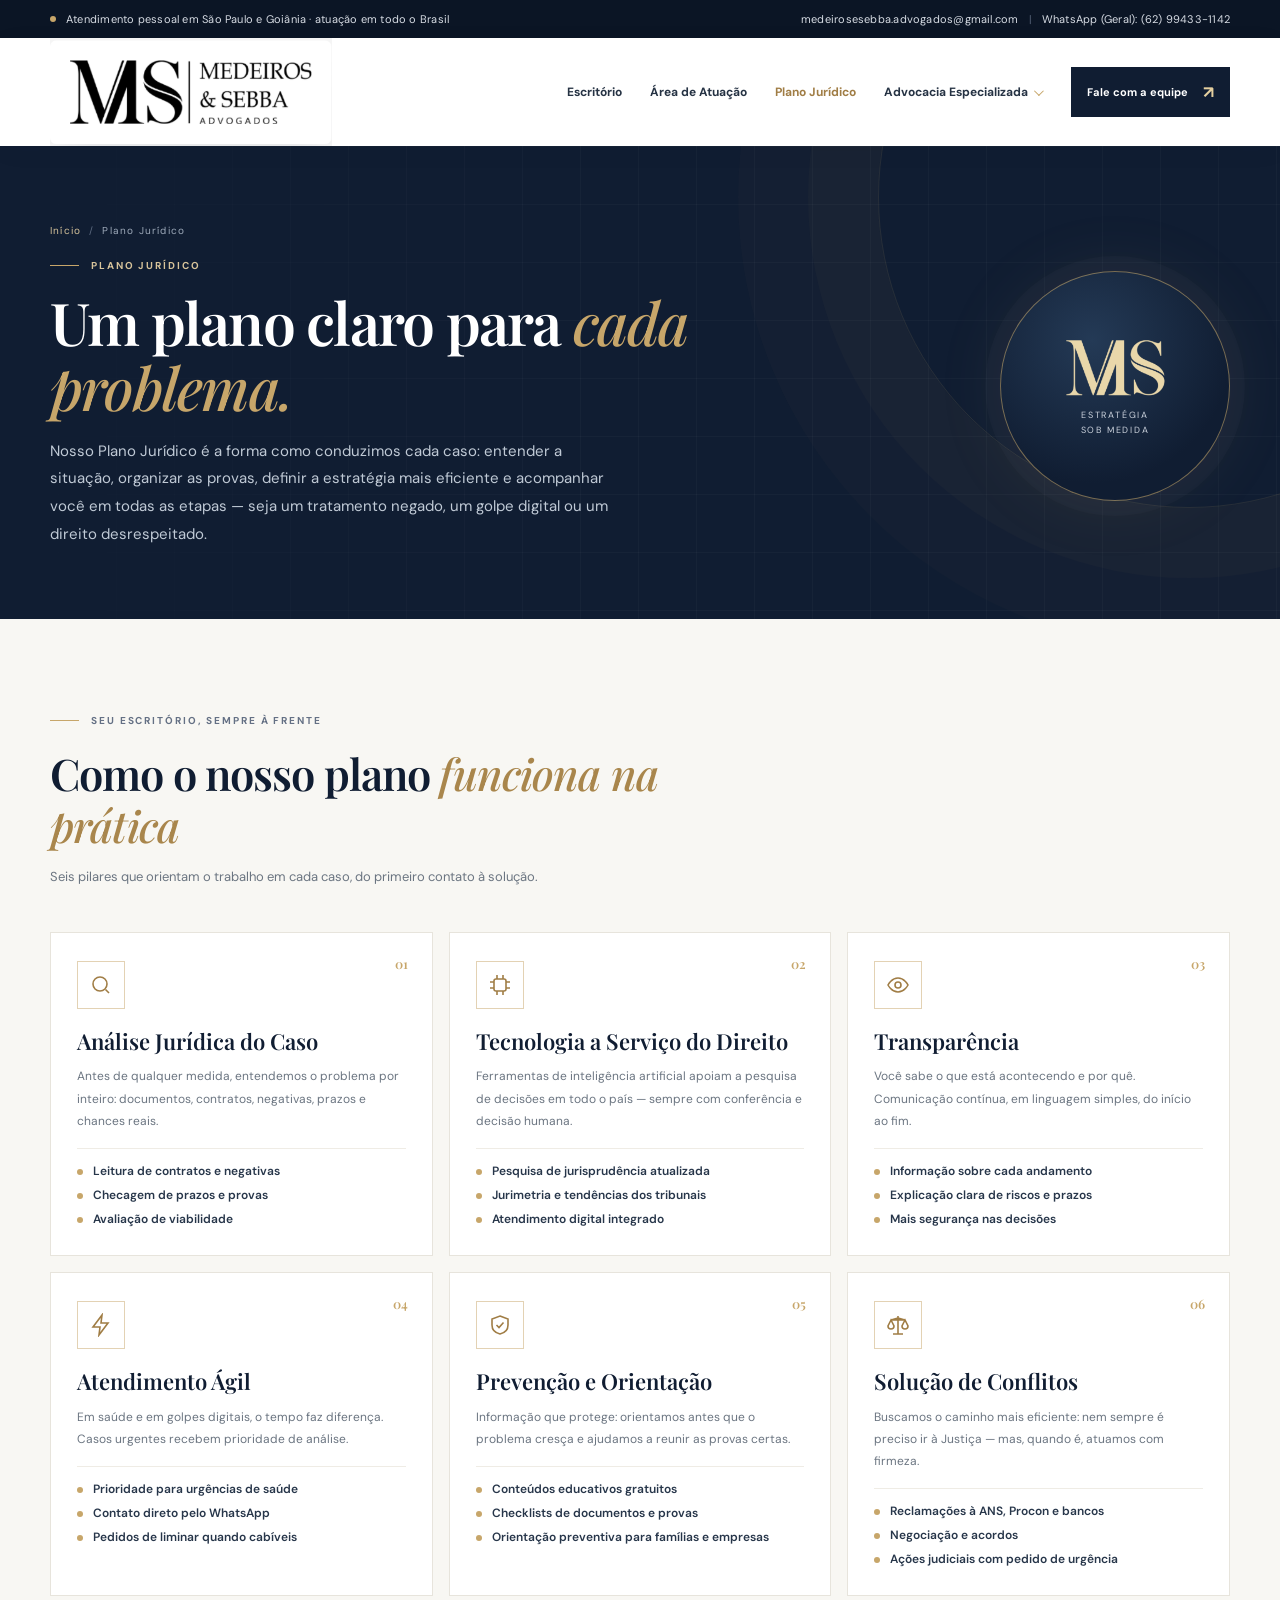
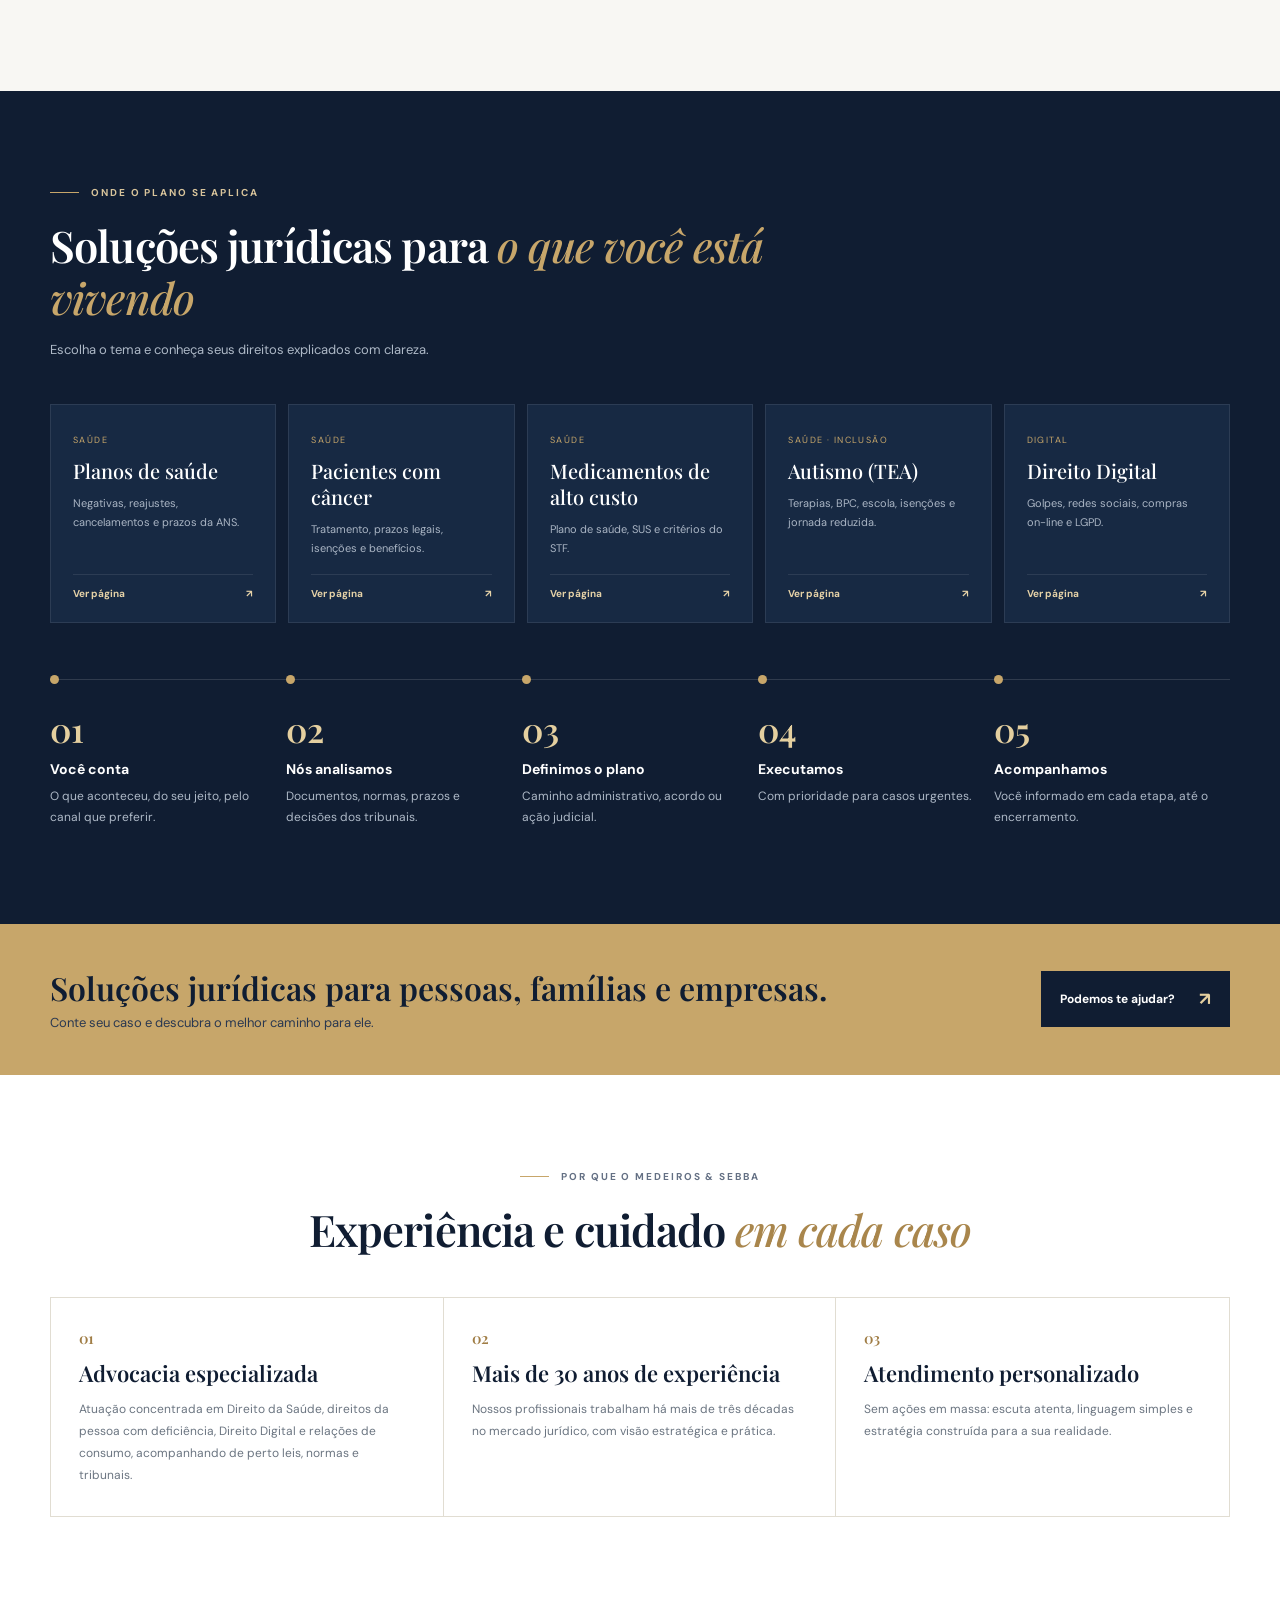
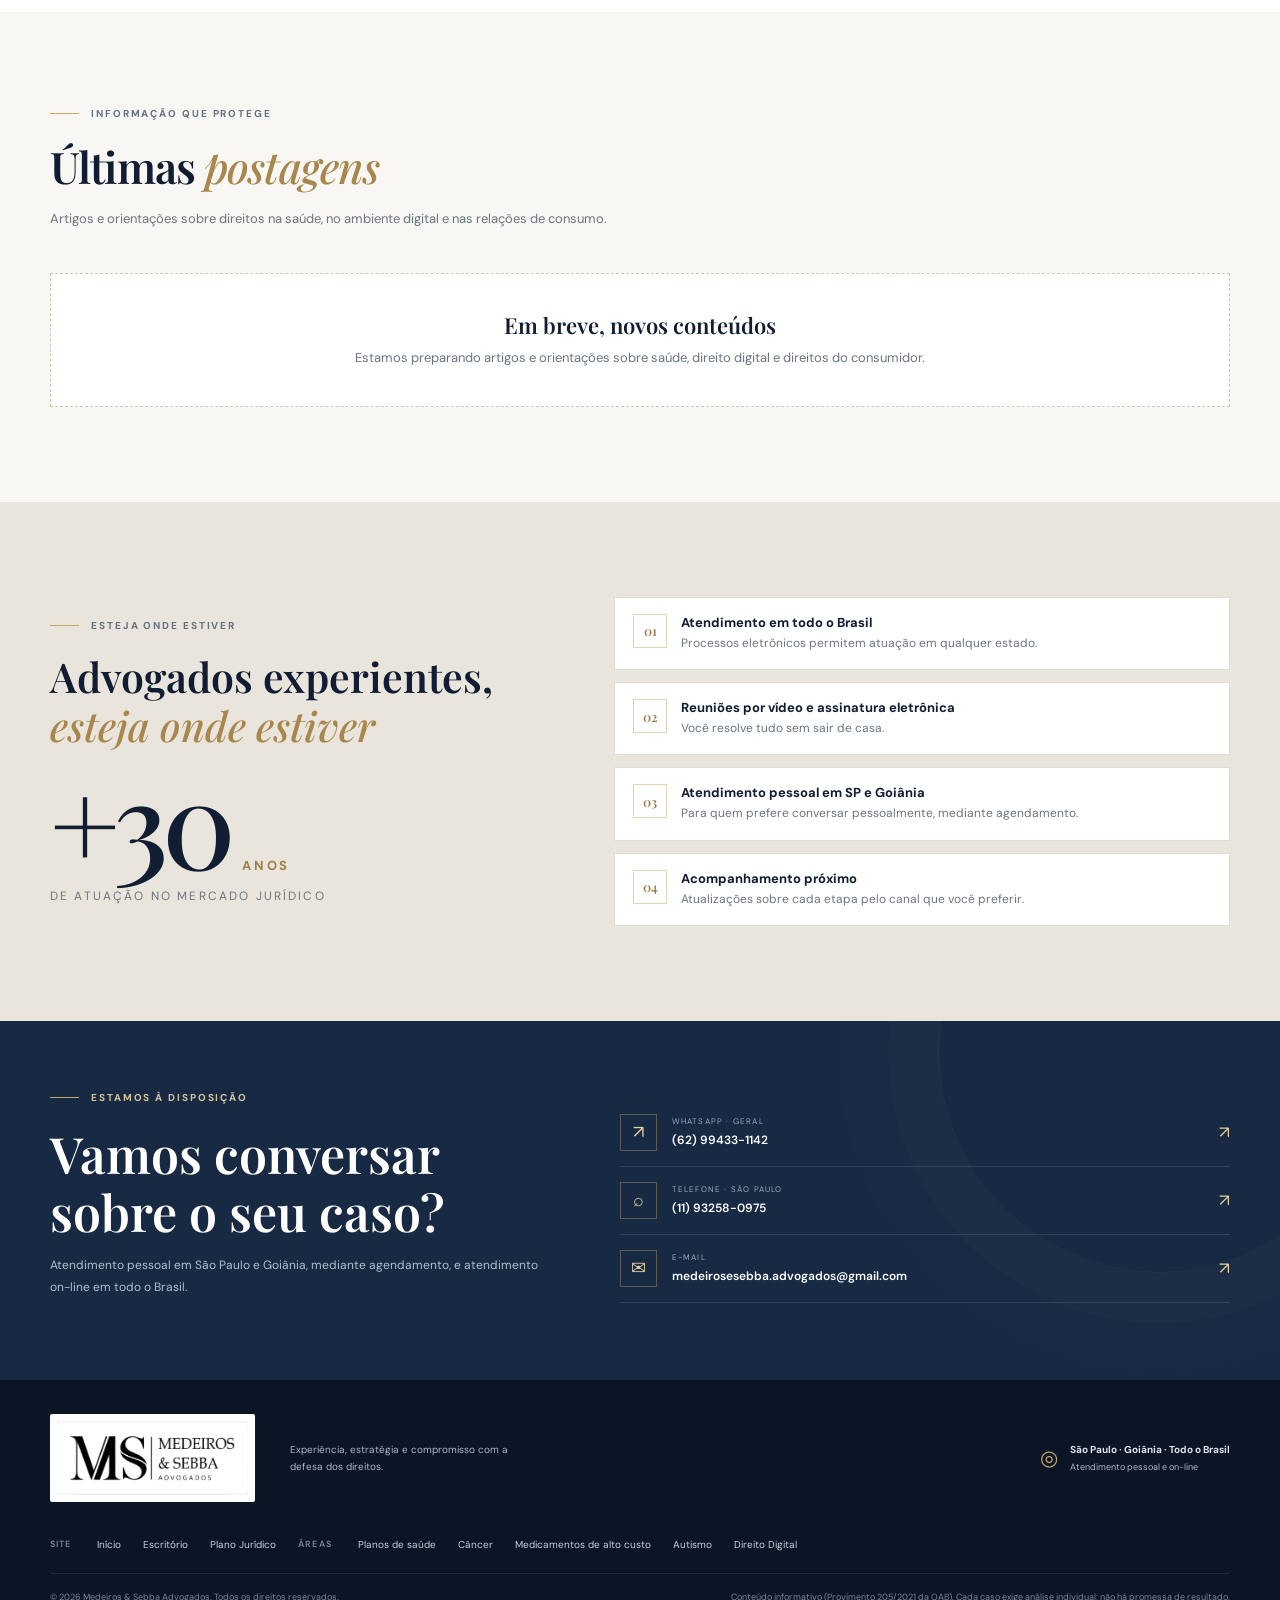
<file: plano-juridico/index.html>
<!DOCTYPE html>
<html lang="pt-BR">
<head>
  <meta charset="UTF-8">
  <meta name="viewport" content="width=device-width, initial-scale=1.0">
  <meta name="theme-color" content="#101d32">
  <meta name="description" content="Plano Jurídico Medeiros & Sebba: análise do caso, estratégia, transparência e acompanhamento em Direito da Saúde, Direito Digital e consumidor, em todo o Brasil.">
  <title>Plano Jurídico | Medeiros & Sebba Advogados</title>
  <link rel="preconnect" href="https://fonts.googleapis.com">
  <link rel="preconnect" href="https://fonts.gstatic.com" crossorigin>
  <link href="https://fonts.googleapis.com/css2?family=DM+Sans:wght@400;500;600;700&family=Playfair+Display:wght@500;600;700&display=swap" rel="stylesheet">
  <link rel="icon" href="../asset/favicon.png">
  <link rel="apple-touch-icon" href="../asset/apple-touch-icon.png">
  <link rel="stylesheet" href="../asset/style.css">
</head>
<body>
  <div class="topline">
    <div class="container top-inner">
      <span><i class="status-dot"></i> Atendimento pessoal em São Paulo e Goiânia · atuação em todo o Brasil</span>
      <div class="top-contact">
        <a href="mailto:medeirosesebba.advogados@gmail.com">medeirosesebba.advogados@gmail.com</a>
        <span class="top-divider">|</span>
        <a href="https://wa.me/5562994331142" target="_blank" rel="noopener">WhatsApp (Geral): (62) 99433-1142</a>
      </div>
    </div>
  </div>

  <header class="site-header">
    <div class="container header-inner">
      <a class="brand" href="../index.html" aria-label="Medeiros & Sebba Advogados - início">
        <img src="../asset/logo-medeiros-sebba.png" alt="Medeiros & Sebba Advogados">
      </a>
      <button class="menu-toggle" aria-label="Abrir menu" aria-expanded="false" aria-controls="main-nav">
        <span></span><span></span><span></span>
      </button>
      <nav class="main-nav" id="main-nav" aria-label="Menu principal">
        <a href="../escritorio/index.html">Escritório</a>
        <a href="../index.html#areas">Área de Atuação</a>
        <a href="../plano-juridico/index.html" class="is-current" aria-current="page">Plano Jurídico</a>
        <div class="nav-drop">
          <button type="button" aria-expanded="false" aria-haspopup="true">Advocacia Especializada</button>
          <div class="drop-menu">
            <div class="drop-group">DIREITO DA SAÚDE</div>
            <a href="../atuacao/saude/plano%20de%20saude/index.html">Planos de saúde <small>negativas e reajustes</small></a>
            <a href="../atuacao/saude/cancer/index.htm">Pacientes com câncer <small>tratamento e benefícios</small></a>
            <a href="../atuacao/saude/medicamento/index.html">Medicamentos de alto custo <small>plano e SUS</small></a>
            <a href="../atuacao/saude/autismo/index.html">Autismo (TEA) <small>terapias, BPC, escola e isenções</small></a>
            <div class="drop-group">DIREITO DIGITAL</div>
            <a href="../atuacao/digital/index.html">Golpes, redes sociais e dados <small>Pix, LGPD, remoção</small></a>
          </div>
        </div>
      </nav>
      <a class="header-cta" href="https://wa.me/5562994331142" target="_blank" rel="noopener">
        <span>Fale com a equipe</span><b aria-hidden="true">↗</b>
      </a>
    </div>
  </header>

  <main>
    <section class="page-hero">
      <div class="hero-grid"></div>
      <div class="container">
        <div>
          <div class="crumbs"><a href="../index.html">Início</a><span>/</span>Plano Jurídico</div>
          <div class="eyebrow"><span class="eyebrow-line"></span> PLANO JURÍDICO</div>
          <h1>Um plano claro para <em>cada problema.</em></h1>
          <p class="lead">Nosso Plano Jurídico é a forma como conduzimos cada caso: entender a situação, organizar as provas, definir a estratégia mais eficiente e acompanhar você em todas as etapas — seja um tratamento negado, um golpe digital ou um direito desrespeitado.</p>
        </div>
        <div class="seal"><img src="../asset/monograma-ms.png" alt=""><small>ESTRATÉGIA<br>SOB MEDIDA</small></div>
      </div>
    </section>

    <section class="block paper">
      <div class="container">
        <div class="block-head">
          <div class="eyebrow eyebrow-dark"><span class="eyebrow-line"></span> SEU ESCRITÓRIO, SEMPRE À FRENTE</div>
          <h2>Como o nosso plano <em>funciona na prática</em></h2>
          <p>Seis pilares que orientam o trabalho em cada caso, do primeiro contato à solução.</p>
        </div>
        <div class="plan-grid">
          <article class="plan-card"><span class="pc-num">01</span><div class="pc-icon"><svg viewBox="0 0 24 24" fill="none" stroke="currentColor" stroke-width="1.6"><circle cx="11" cy="11" r="7"/><path d="M20 20l-3.5-3.5"/></svg></div><h3>Análise Jurídica do Caso</h3><p>Antes de qualquer medida, entendemos o problema por inteiro: documentos, contratos, negativas, prazos e chances reais.</p><ul><li>Leitura de contratos e negativas</li><li>Checagem de prazos e provas</li><li>Avaliação de viabilidade</li></ul></article>
          <article class="plan-card"><span class="pc-num">02</span><div class="pc-icon"><svg viewBox="0 0 24 24" fill="none" stroke="currentColor" stroke-width="1.6"><rect x="6" y="6" width="12" height="12" rx="2"/><path d="M9 2v4M15 2v4M9 18v4M15 18v4M2 9h4M2 15h4M18 9h4M18 15h4"/></svg></div><h3>Tecnologia a Serviço do Direito</h3><p>Ferramentas de inteligência artificial apoiam a pesquisa de decisões em todo o país — sempre com conferência e decisão humana.</p><ul><li>Pesquisa de jurisprudência atualizada</li><li>Jurimetria e tendências dos tribunais</li><li>Atendimento digital integrado</li></ul></article>
          <article class="plan-card"><span class="pc-num">03</span><div class="pc-icon"><svg viewBox="0 0 24 24" fill="none" stroke="currentColor" stroke-width="1.6"><path d="M2 12s3.5-7 10-7 10 7 10 7-3.5 7-10 7S2 12 2 12z"/><circle cx="12" cy="12" r="3"/></svg></div><h3>Transparência</h3><p>Você sabe o que está acontecendo e por quê. Comunicação contínua, em linguagem simples, do início ao fim.</p><ul><li>Informação sobre cada andamento</li><li>Explicação clara de riscos e prazos</li><li>Mais segurança nas decisões</li></ul></article>
          <article class="plan-card"><span class="pc-num">04</span><div class="pc-icon"><svg viewBox="0 0 24 24" fill="none" stroke="currentColor" stroke-width="1.6"><path d="M13 2L4 14h7l-1 8 9-12h-7z"/></svg></div><h3>Atendimento Ágil</h3><p>Em saúde e em golpes digitais, o tempo faz diferença. Casos urgentes recebem prioridade de análise.</p><ul><li>Prioridade para urgências de saúde</li><li>Contato direto pelo WhatsApp</li><li>Pedidos de liminar quando cabíveis</li></ul></article>
          <article class="plan-card"><span class="pc-num">05</span><div class="pc-icon"><svg viewBox="0 0 24 24" fill="none" stroke="currentColor" stroke-width="1.6"><path d="M12 3l8 3v6c0 5-3.5 8-8 9-4.5-1-8-4-8-9V6z"/><path d="M8.5 12l2.5 2.5 4.5-5"/></svg></div><h3>Prevenção e Orientação</h3><p>Informação que protege: orientamos antes que o problema cresça e ajudamos a reunir as provas certas.</p><ul><li>Conteúdos educativos gratuitos</li><li>Checklists de documentos e provas</li><li>Orientação preventiva para famílias e empresas</li></ul></article>
          <article class="plan-card"><span class="pc-num">06</span><div class="pc-icon"><svg viewBox="0 0 24 24" fill="none" stroke="currentColor" stroke-width="1.6"><path d="M12 3v18M7 21h10M5 7h14M12 5l-7 2M12 5l7 2"/><path d="M5 7l-3 6a3 3 0 0 0 6 0zM19 7l-3 6a3 3 0 0 0 6 0z"/></svg></div><h3>Solução de Conflitos</h3><p>Buscamos o caminho mais eficiente: nem sempre é preciso ir à Justiça — mas, quando é, atuamos com firmeza.</p><ul><li>Reclamações à ANS, Procon e bancos</li><li>Negociação e acordos</li><li>Ações judiciais com pedido de urgência</li></ul></article>
        </div>
      </div>
    </section>

    <section class="block navy">
      <div class="container">
        <div class="block-head">
          <div class="eyebrow"><span class="eyebrow-line"></span> ONDE O PLANO SE APLICA</div>
          <h2>Soluções jurídicas para <em>o que você está vivendo</em></h2>
          <p>Escolha o tema e conheça seus direitos explicados com clareza.</p>
        </div>
        <div class="theme-grid">
          <a class="theme-card" href="../atuacao/saude/plano%20de%20saude/index.html"><div><small>SAÚDE</small><h3>Planos de saúde</h3><p>Negativas, reajustes, cancelamentos e prazos da ANS.</p></div><b>Ver página <span>↗</span></b></a>
          <a class="theme-card" href="../atuacao/saude/cancer/index.htm"><div><small>SAÚDE</small><h3>Pacientes com câncer</h3><p>Tratamento, prazos legais, isenções e benefícios.</p></div><b>Ver página <span>↗</span></b></a>
          <a class="theme-card" href="../atuacao/saude/medicamento/index.html"><div><small>SAÚDE</small><h3>Medicamentos de alto custo</h3><p>Plano de saúde, SUS e critérios do STF.</p></div><b>Ver página <span>↗</span></b></a>
          <a class="theme-card" href="../atuacao/saude/autismo/index.html"><div><small>SAÚDE · INCLUSÃO</small><h3>Autismo (TEA)</h3><p>Terapias, BPC, escola, isenções e jornada reduzida.</p></div><b>Ver página <span>↗</span></b></a>
          <a class="theme-card" href="../atuacao/digital/index.html"><div><small>DIGITAL</small><h3>Direito Digital</h3><p>Golpes, redes sociais, compras on-line e LGPD.</p></div><b>Ver página <span>↗</span></b></a>
        </div>
        <div class="trail" style="margin-top:56px">
          <div class="trail-step"><span>01</span><h3>Você conta</h3><p>O que aconteceu, do seu jeito, pelo canal que preferir.</p></div>
          <div class="trail-step"><span>02</span><h3>Nós analisamos</h3><p>Documentos, normas, prazos e decisões dos tribunais.</p></div>
          <div class="trail-step"><span>03</span><h3>Definimos o plano</h3><p>Caminho administrativo, acordo ou ação judicial.</p></div>
          <div class="trail-step"><span>04</span><h3>Executamos</h3><p>Com prioridade para casos urgentes.</p></div>
          <div class="trail-step"><span>05</span><h3>Acompanhamos</h3><p>Você informado em cada etapa, até o encerramento.</p></div>
        </div>
      </div>
    </section>

    <section class="cta-band">
      <div class="container">
        <div><h2>Soluções jurídicas para pessoas, famílias e empresas.</h2><p>Conte seu caso e descubra o melhor caminho para ele.</p></div>
        <a class="button" href="https://wa.me/5562994331142?text=Ol%C3%A1!%20Vim%20pela%20p%C3%A1gina%20do%20Plano%20Jur%C3%ADdico." target="_blank" rel="noopener">Podemos te ajudar? <span>↗</span></a>
      </div>
    </section>

    <section class="block white">
      <div class="container">
        <div class="block-head center">
          <div class="eyebrow eyebrow-dark"><span class="eyebrow-line"></span> POR QUE O MEDEIROS &amp; SEBBA</div>
          <h2>Experiência e cuidado <em>em cada caso</em></h2>
        </div>
        <div class="why">
          <div><span>01</span><h3>Advocacia especializada</h3><p>Atuação concentrada em Direito da Saúde, direitos da pessoa com deficiência, Direito Digital e relações de consumo, acompanhando de perto leis, normas e tribunais.</p></div>
          <div><span>02</span><h3>Mais de 30 anos de experiência</h3><p>Nossos profissionais trabalham há mais de três décadas no mercado jurídico, com visão estratégica e prática.</p></div>
          <div><span>03</span><h3>Atendimento personalizado</h3><p>Sem ações em massa: escuta atenta, linguagem simples e estratégia construída para a sua realidade.</p></div>
        </div>
      </div>
    </section>

    <section class="block paper" id="postagens">
      <div class="container">
        <div class="block-head">
          <div class="eyebrow eyebrow-dark"><span class="eyebrow-line"></span> INFORMAÇÃO QUE PROTEGE</div>
          <h2>Últimas <em>postagens</em></h2>
          <p>Artigos e orientações sobre direitos na saúde, no ambiente digital e nas relações de consumo.</p>
        </div>
        <div class="post-cats" id="post-cats"></div>
        <div class="posts-grid" id="posts-grid" data-base="../"></div>
      </div>
    </section>

    <section class="block sand">
      <div class="container nation">
        <div>
          <div class="eyebrow eyebrow-dark"><span class="eyebrow-line"></span> ESTEJA ONDE ESTIVER</div>
          <h2 style="font:600 clamp(30px,3.2vw,42px)/1.2 var(--serif);color:var(--navy);margin:20px 0 18px">Advogados experientes, <em style="color:#a9864c;font-weight:500">esteja onde estiver</em></h2>
          <div class="nation-num"><b>+30</b><span>ANOS</span></div>
          <p>DE ATUAÇÃO NO MERCADO JURÍDICO</p>
        </div>
        <div class="nation-list">
          <div><span>01</span><p style="margin:0"><b>Atendimento em todo o Brasil</b><small>Processos eletrônicos permitem atuação em qualquer estado.</small></p></div>
          <div><span>02</span><p style="margin:0"><b>Reuniões por vídeo e assinatura eletrônica</b><small>Você resolve tudo sem sair de casa.</small></p></div>
          <div><span>03</span><p style="margin:0"><b>Atendimento pessoal em SP e Goiânia</b><small>Para quem prefere conversar pessoalmente, mediante agendamento.</small></p></div>
          <div><span>04</span><p style="margin:0"><b>Acompanhamento próximo</b><small>Atualizações sobre cada etapa pelo canal que você preferir.</small></p></div>
        </div>
      </div>
    </section>

    <section class="contact-section" id="contato">
      <div class="container contact-layout">
        <div><div class="eyebrow"><span class="eyebrow-line"></span> ESTAMOS À DISPOSIÇÃO</div><h2>Vamos conversar<br>sobre o seu caso?</h2><p>Atendimento pessoal em São Paulo e Goiânia, mediante agendamento, e atendimento on-line em todo o Brasil.</p></div>
        <div class="contact-actions"><a class="contact-method" href="https://wa.me/5562994331142" target="_blank" rel="noopener"><span class="method-icon">↗</span><span><small>WHATSAPP · GERAL</small><strong>(62) 99433-1142</strong></span><b>↗</b></a><a class="contact-method" href="tel:+5511932580975"><span class="method-icon">⌕</span><span><small>TELEFONE · SÃO PAULO</small><strong>(11) 93258-0975</strong></span><b>↗</b></a><a class="contact-method" href="mailto:medeirosesebba.advogados@gmail.com"><span class="method-icon">✉</span><span><small>E-MAIL</small><strong>medeirosesebba.advogados@gmail.com</strong></span><b>↗</b></a></div>
      </div>
    </section>
  </main>

  <footer class="site-footer">
    <div class="container footer-main"><a class="footer-brand" href="../index.html"><img src="../asset/logo-medeiros-sebba.png" alt="Medeiros & Sebba Advogados"></a><p>Experiência, estratégia e compromisso com a defesa dos direitos.</p><div class="footer-location"><span class="location-mark">◎</span><span><b>São Paulo · Goiânia · Todo o Brasil</b><small>Atendimento pessoal e on-line</small></span></div></div>
    <div class="container footer-links">
      <b>SITE</b><a href="../index.html">Início</a><a href="../escritorio/index.html">Escritório</a><a href="../plano-juridico/index.html">Plano Jurídico</a>
      <b>ÁREAS</b><a href="../atuacao/saude/plano%20de%20saude/index.html">Planos de saúde</a><a href="../atuacao/saude/cancer/index.htm">Câncer</a><a href="../atuacao/saude/medicamento/index.html">Medicamentos de alto custo</a><a href="../atuacao/saude/autismo/index.html">Autismo</a><a href="../atuacao/digital/index.html">Direito Digital</a>
    </div>
    <div class="container footer-bottom"><span>© <span id="current-year">2026</span> Medeiros &amp; Sebba Advogados. Todos os direitos reservados.</span><span>Conteúdo informativo (Provimento 205/2021 da OAB). Cada caso exige análise individual; não há promessa de resultado.</span></div>
  </footer>
  <script src="../postagens/postagens.js"></script>
  <script src="../asset/script.js"></script>
</body>
</html>
</file>
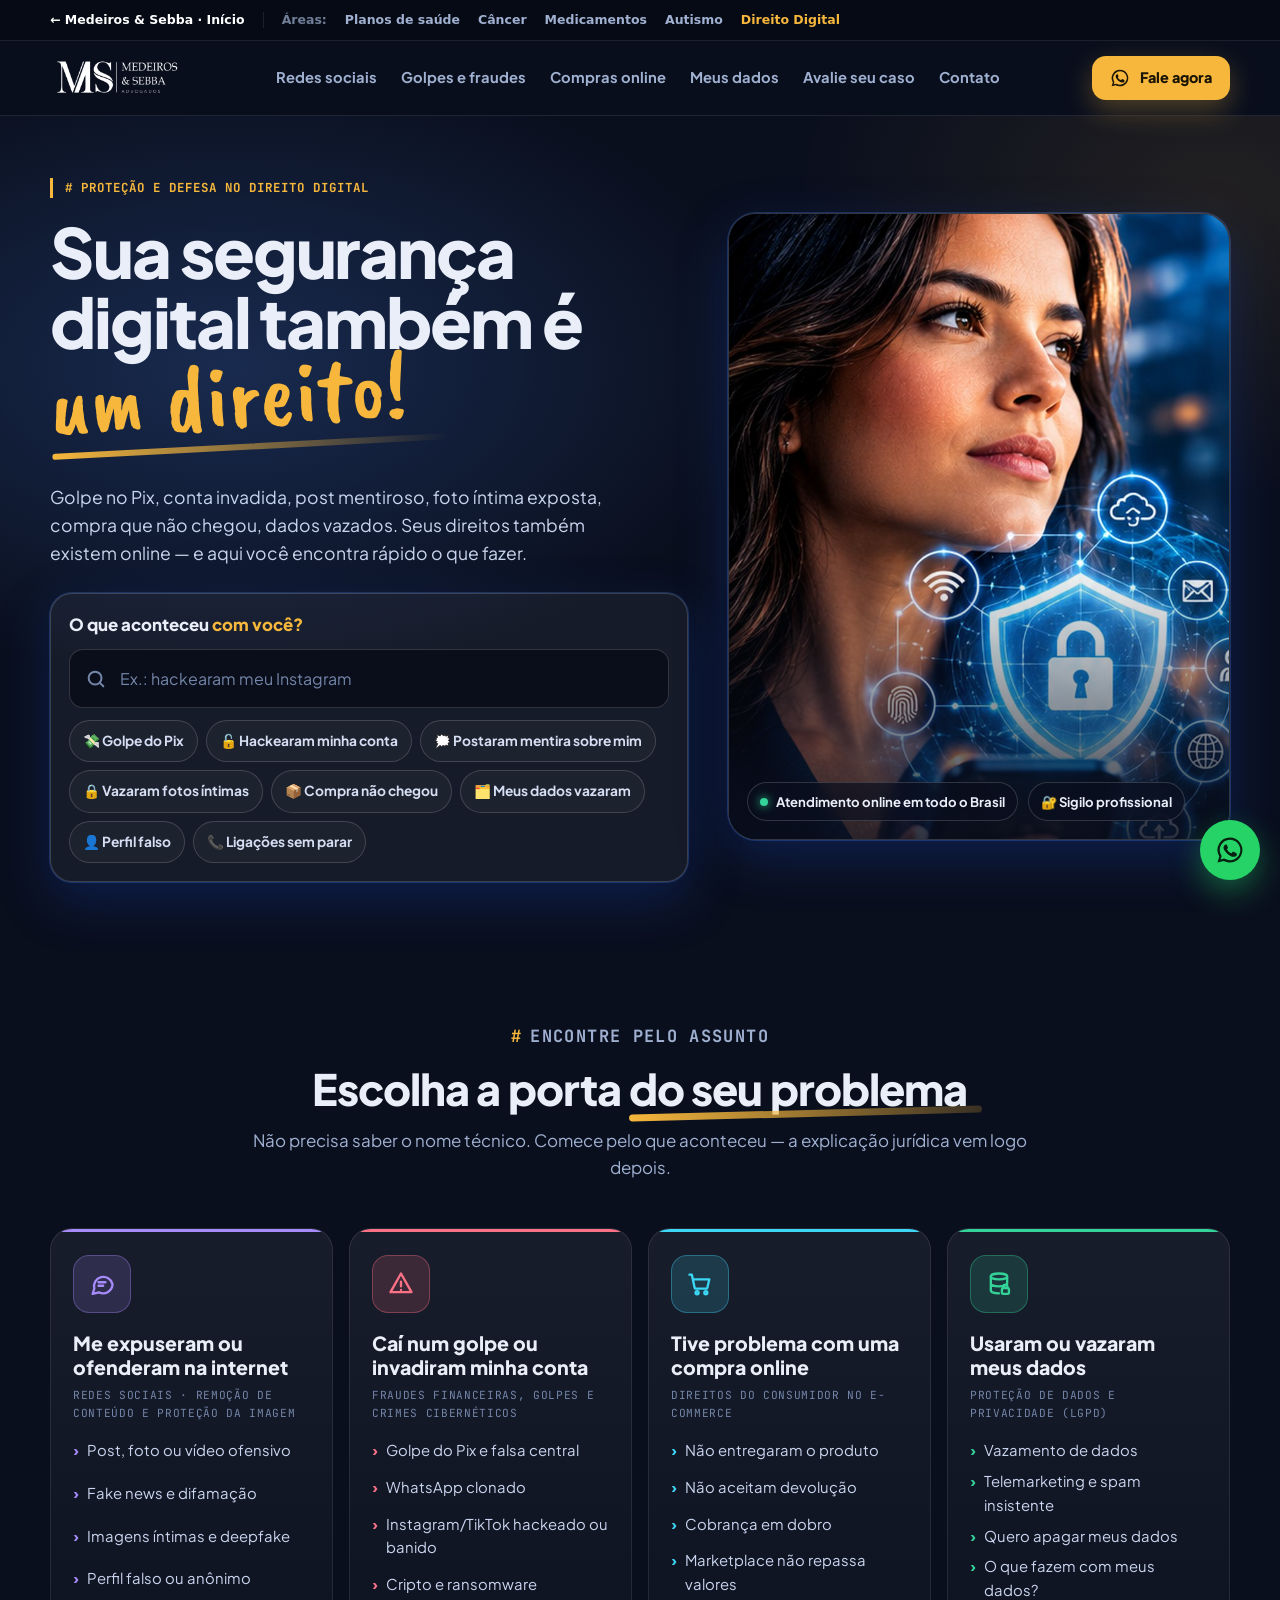
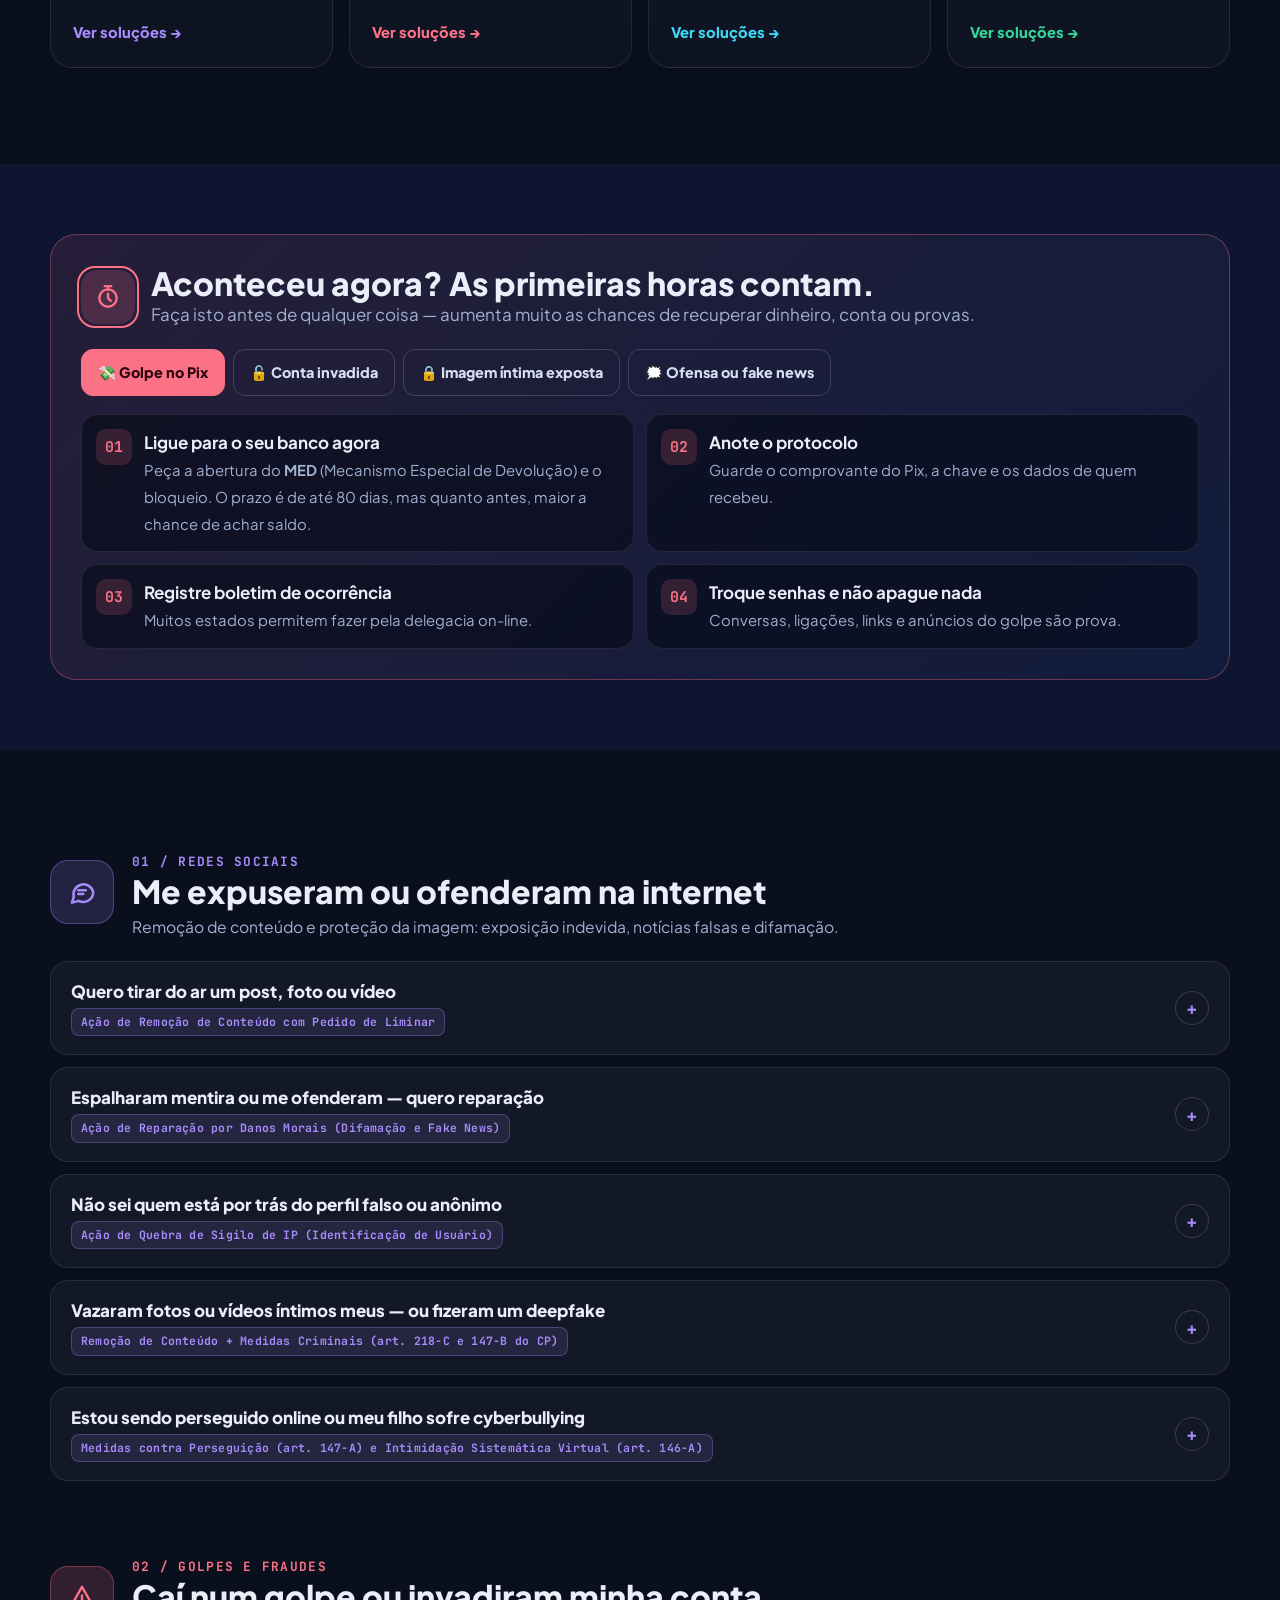
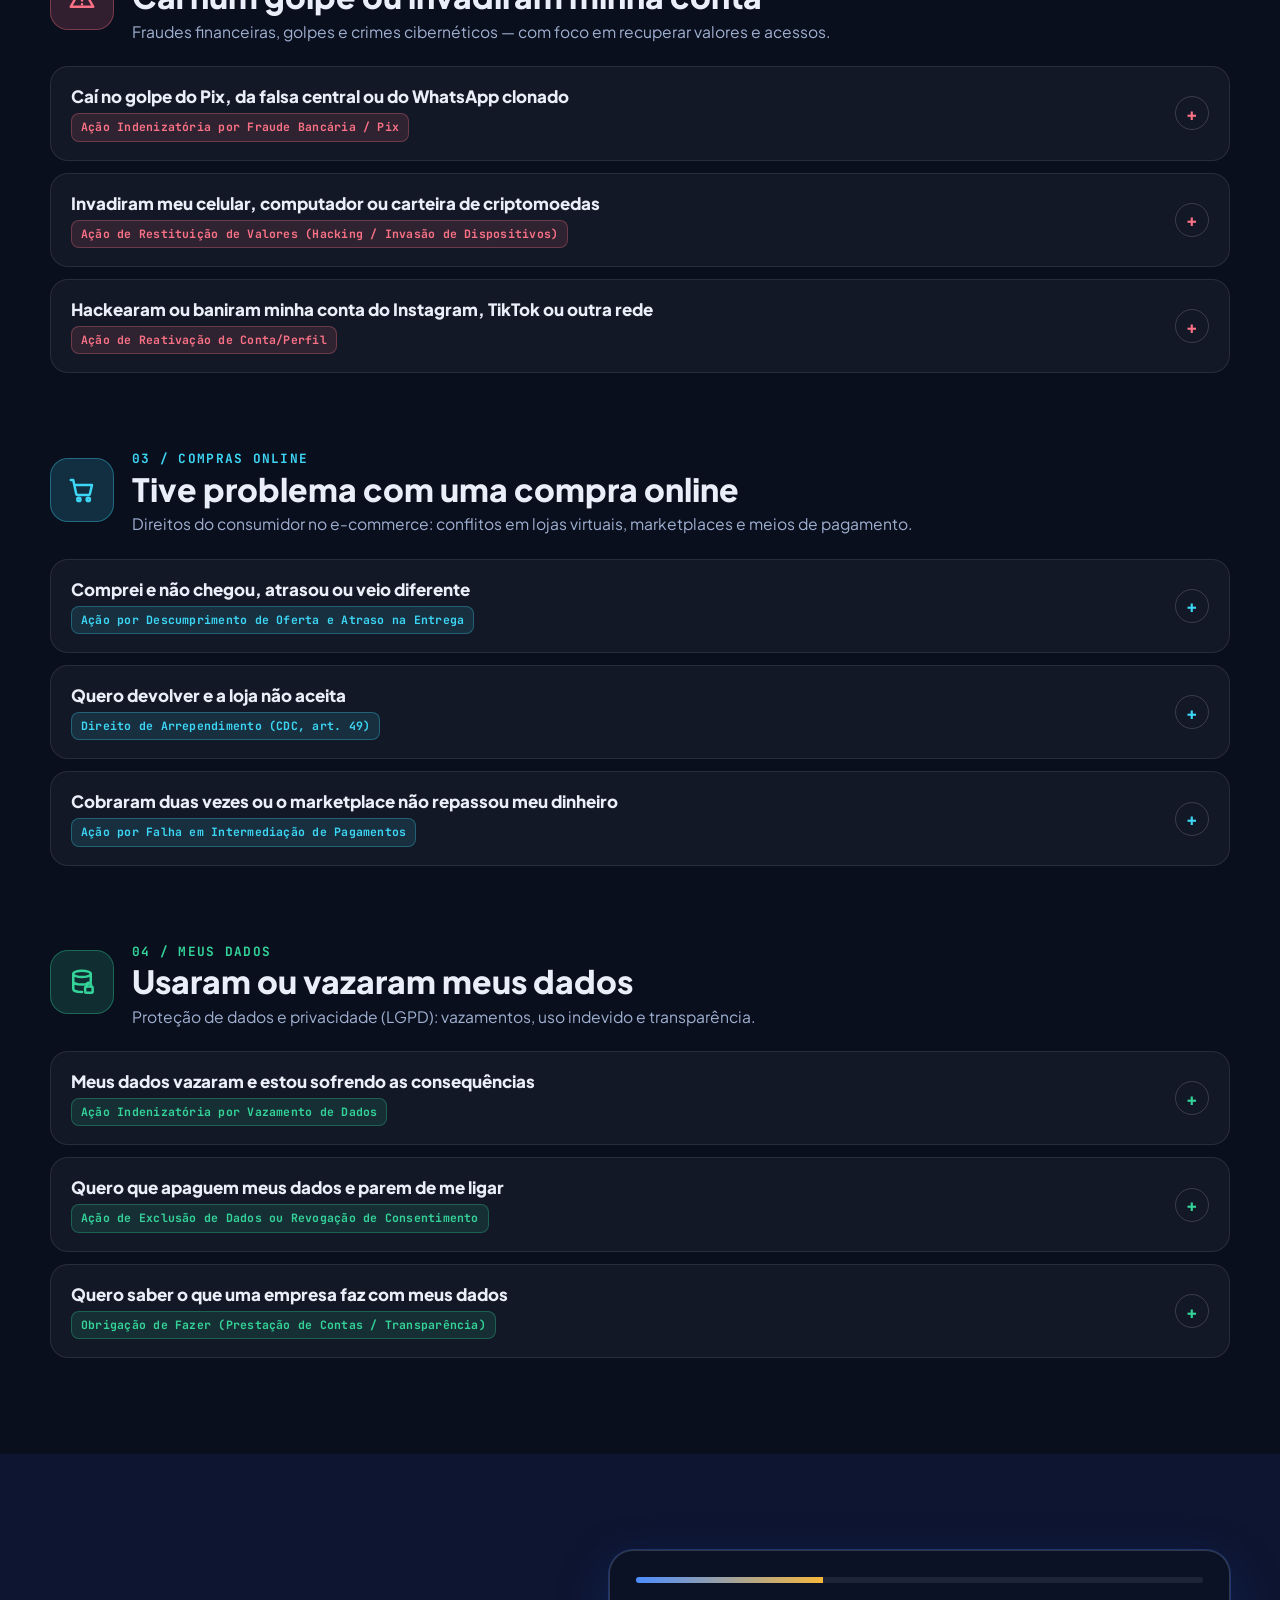
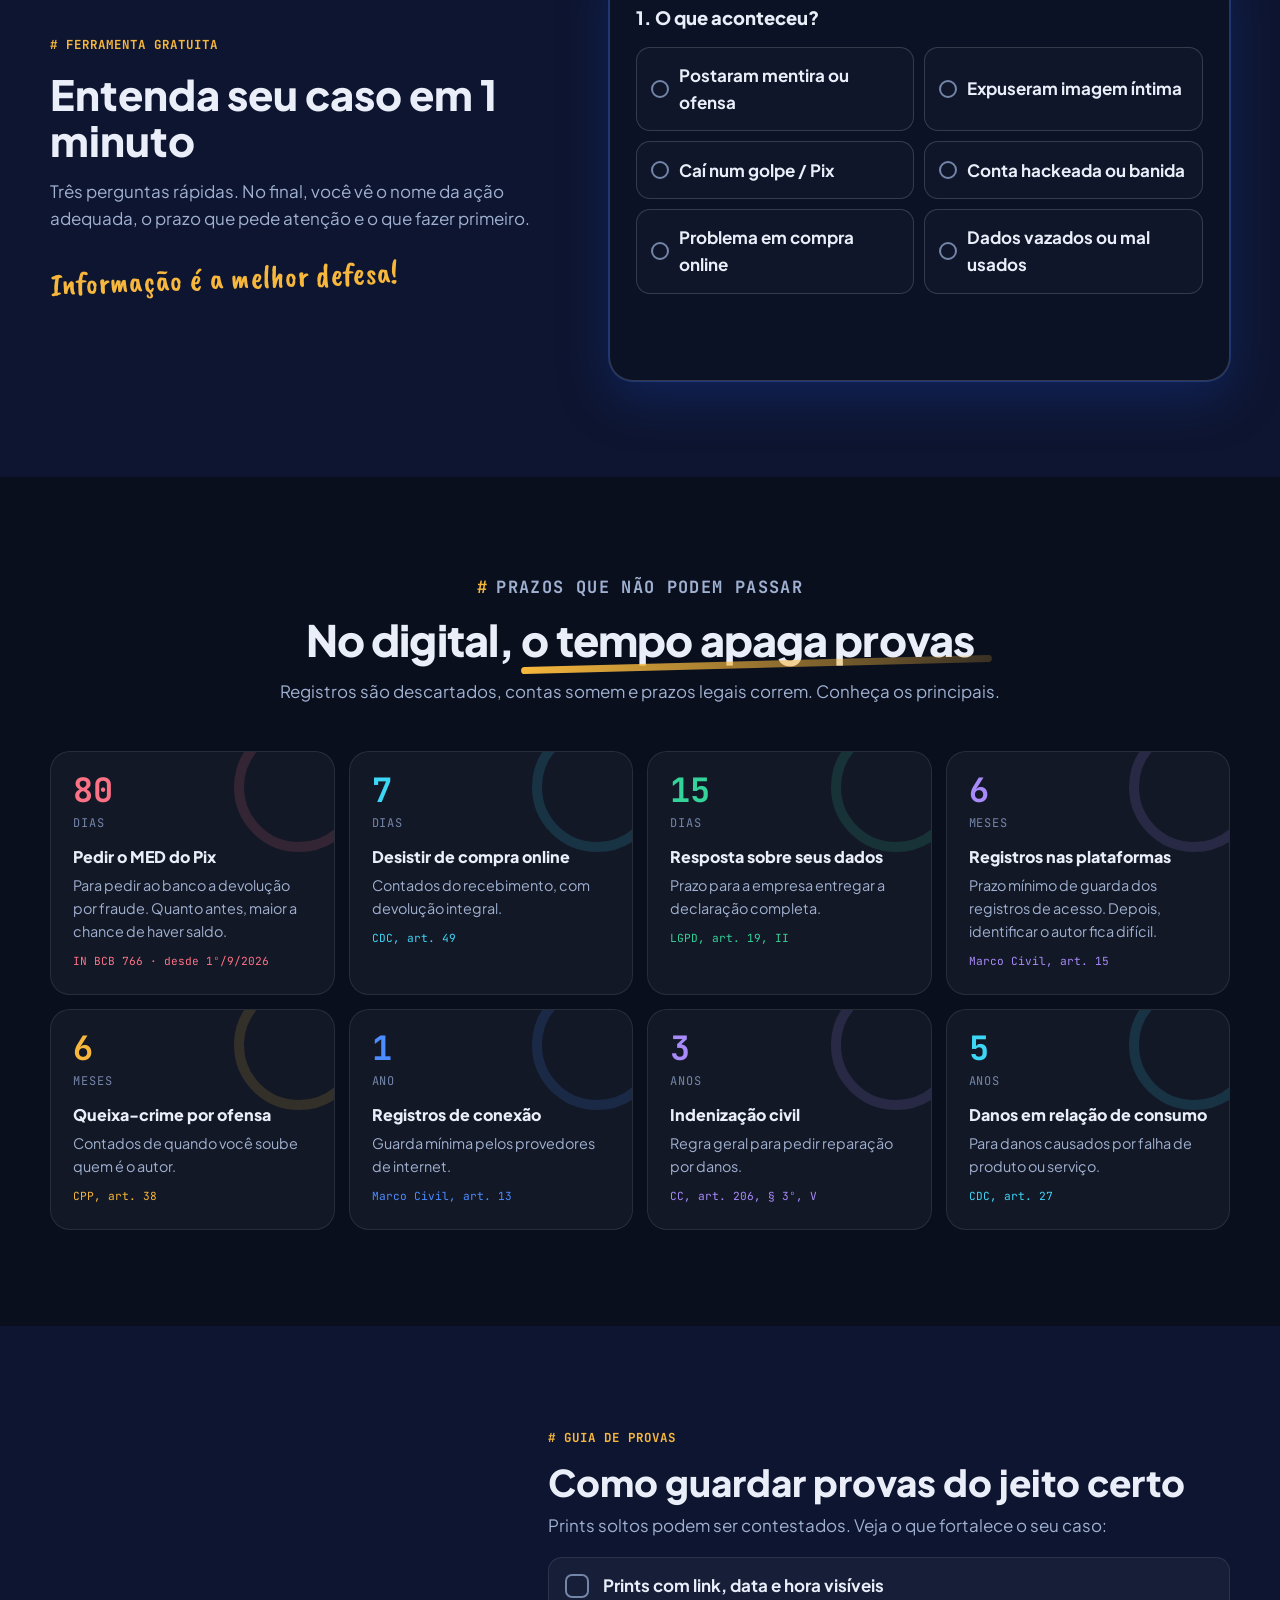
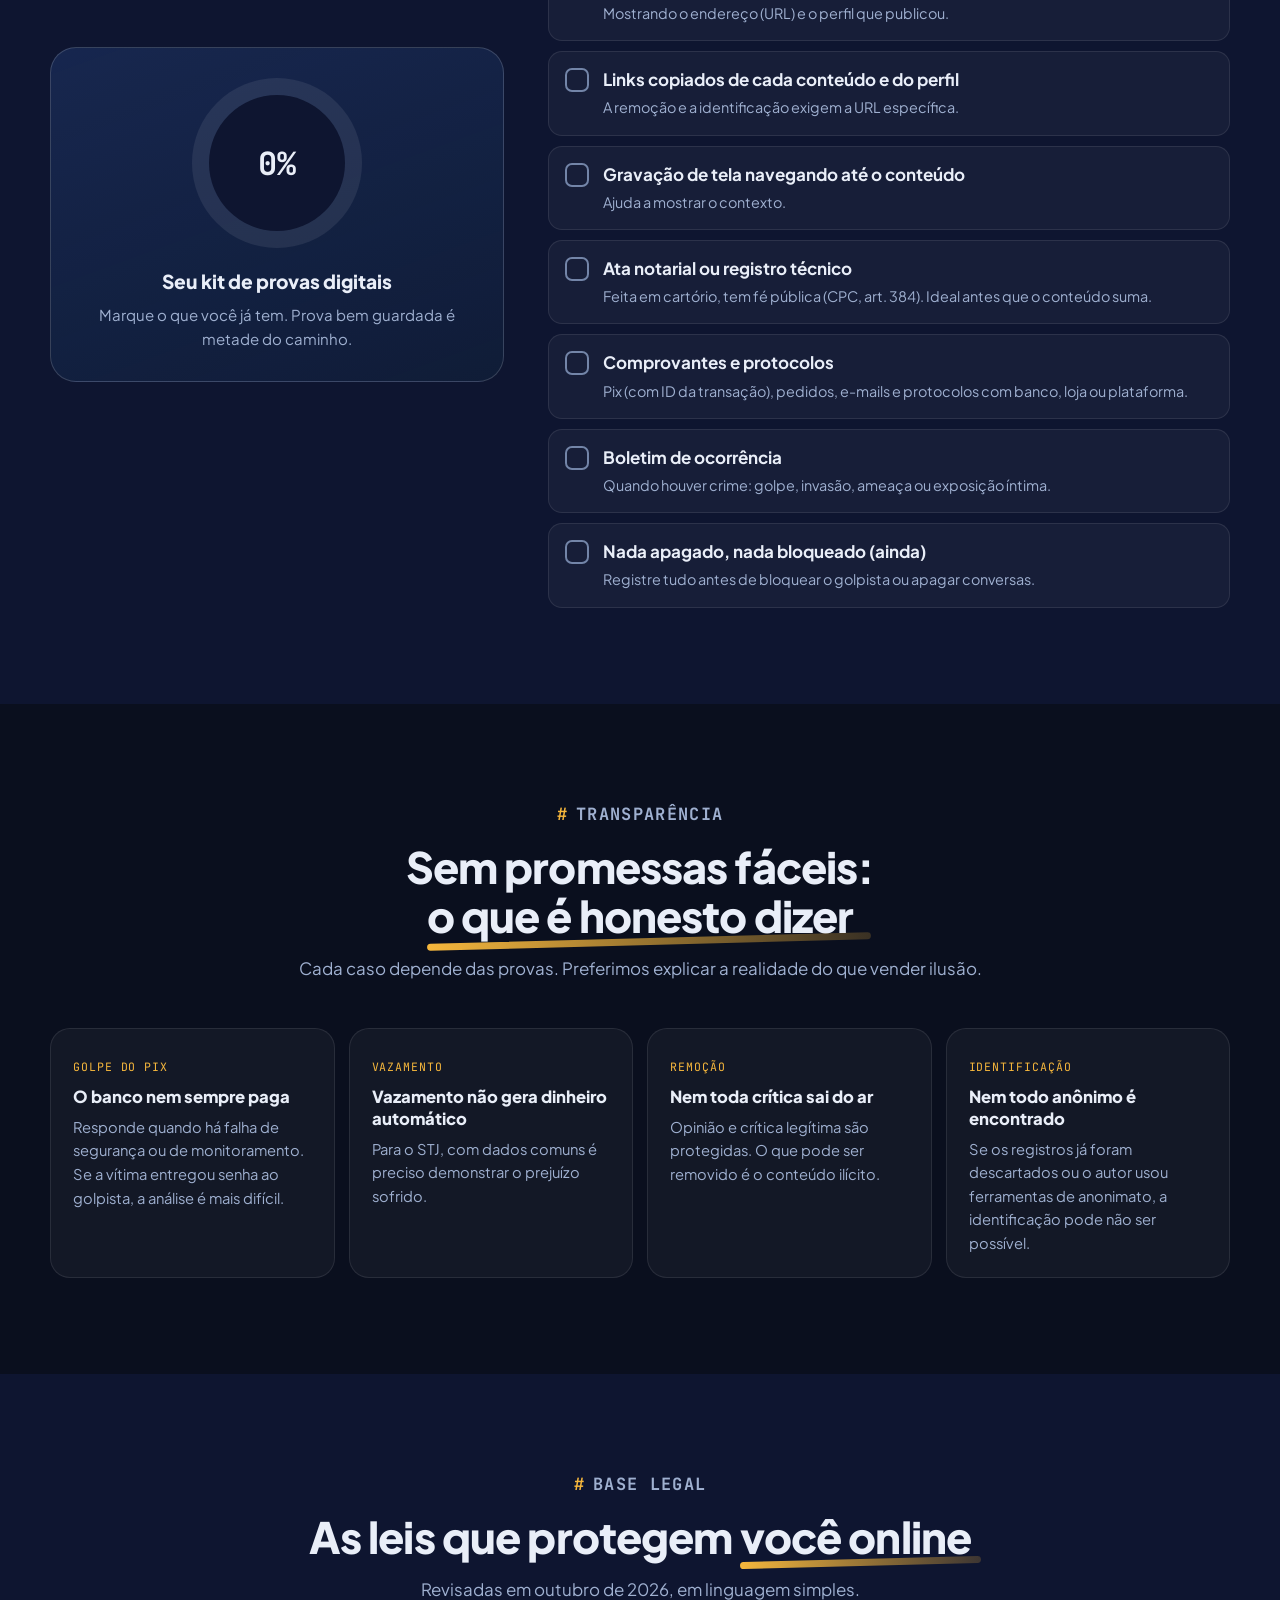
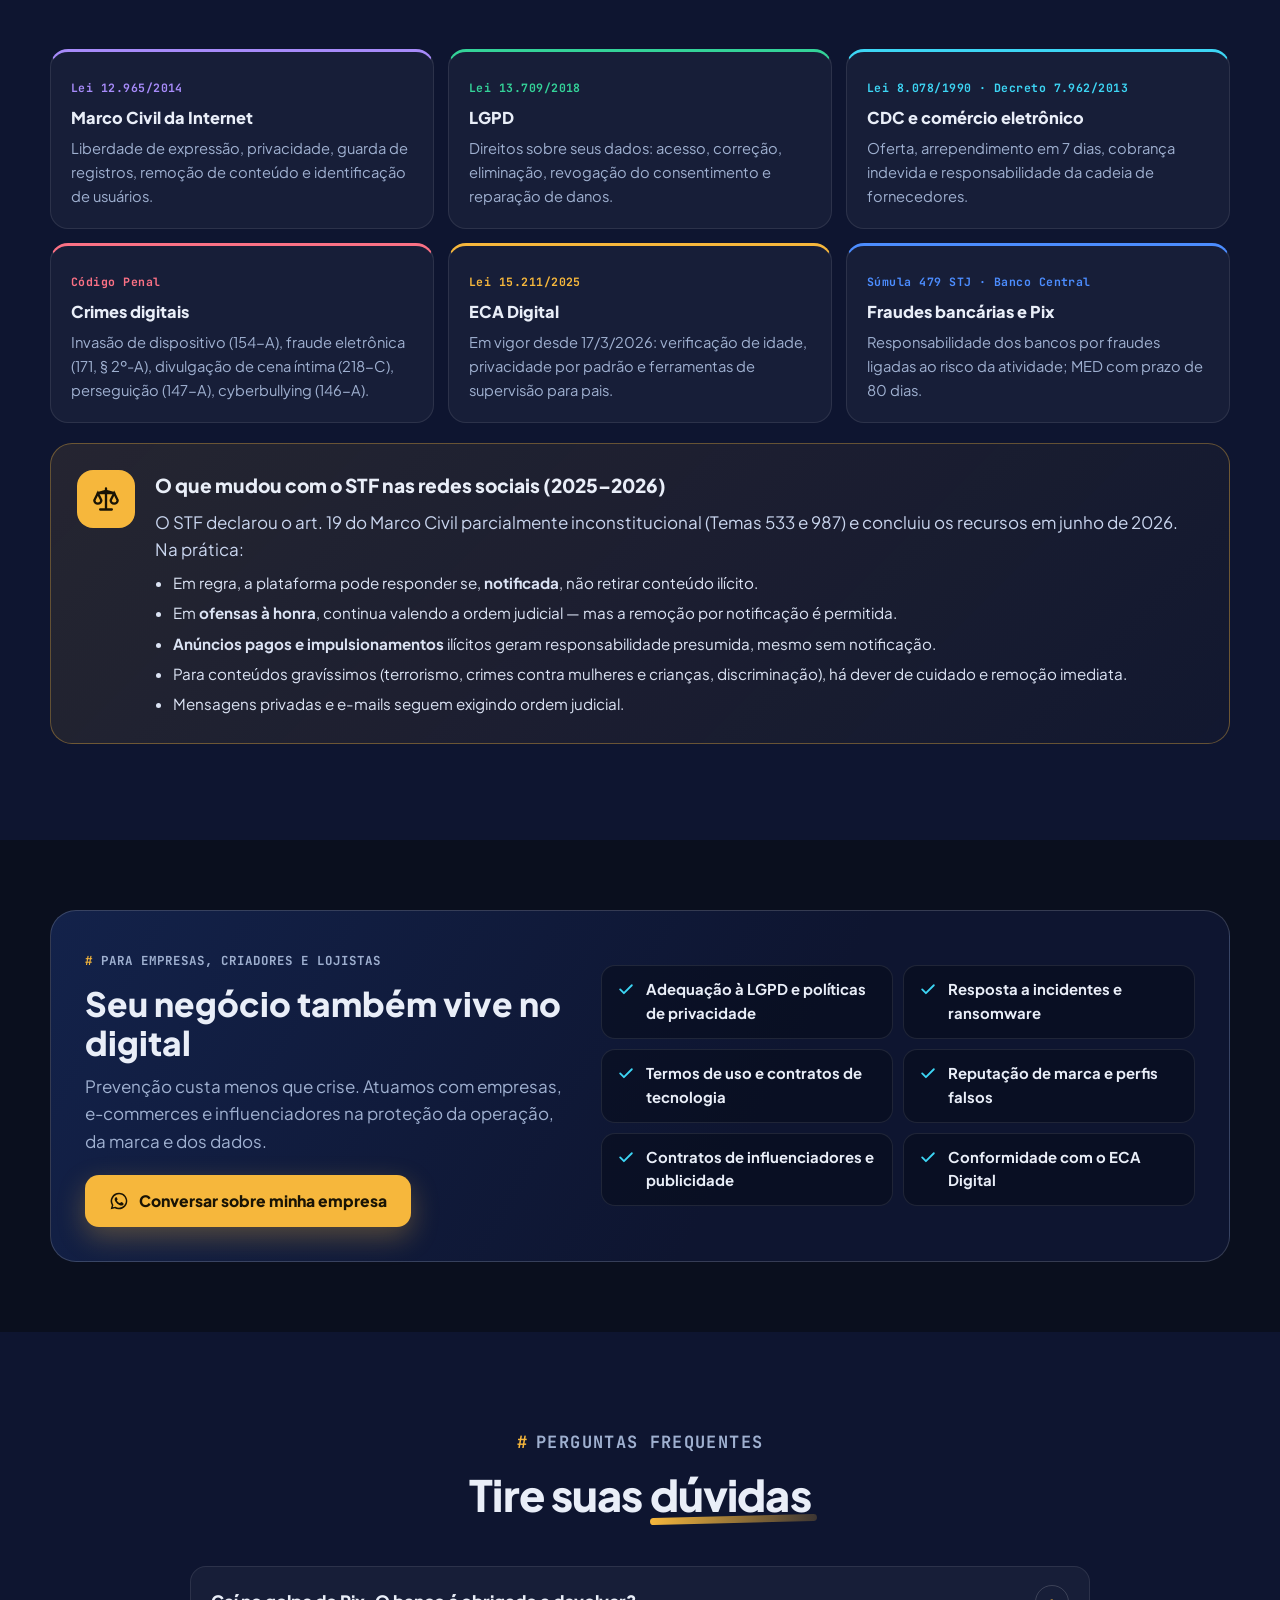
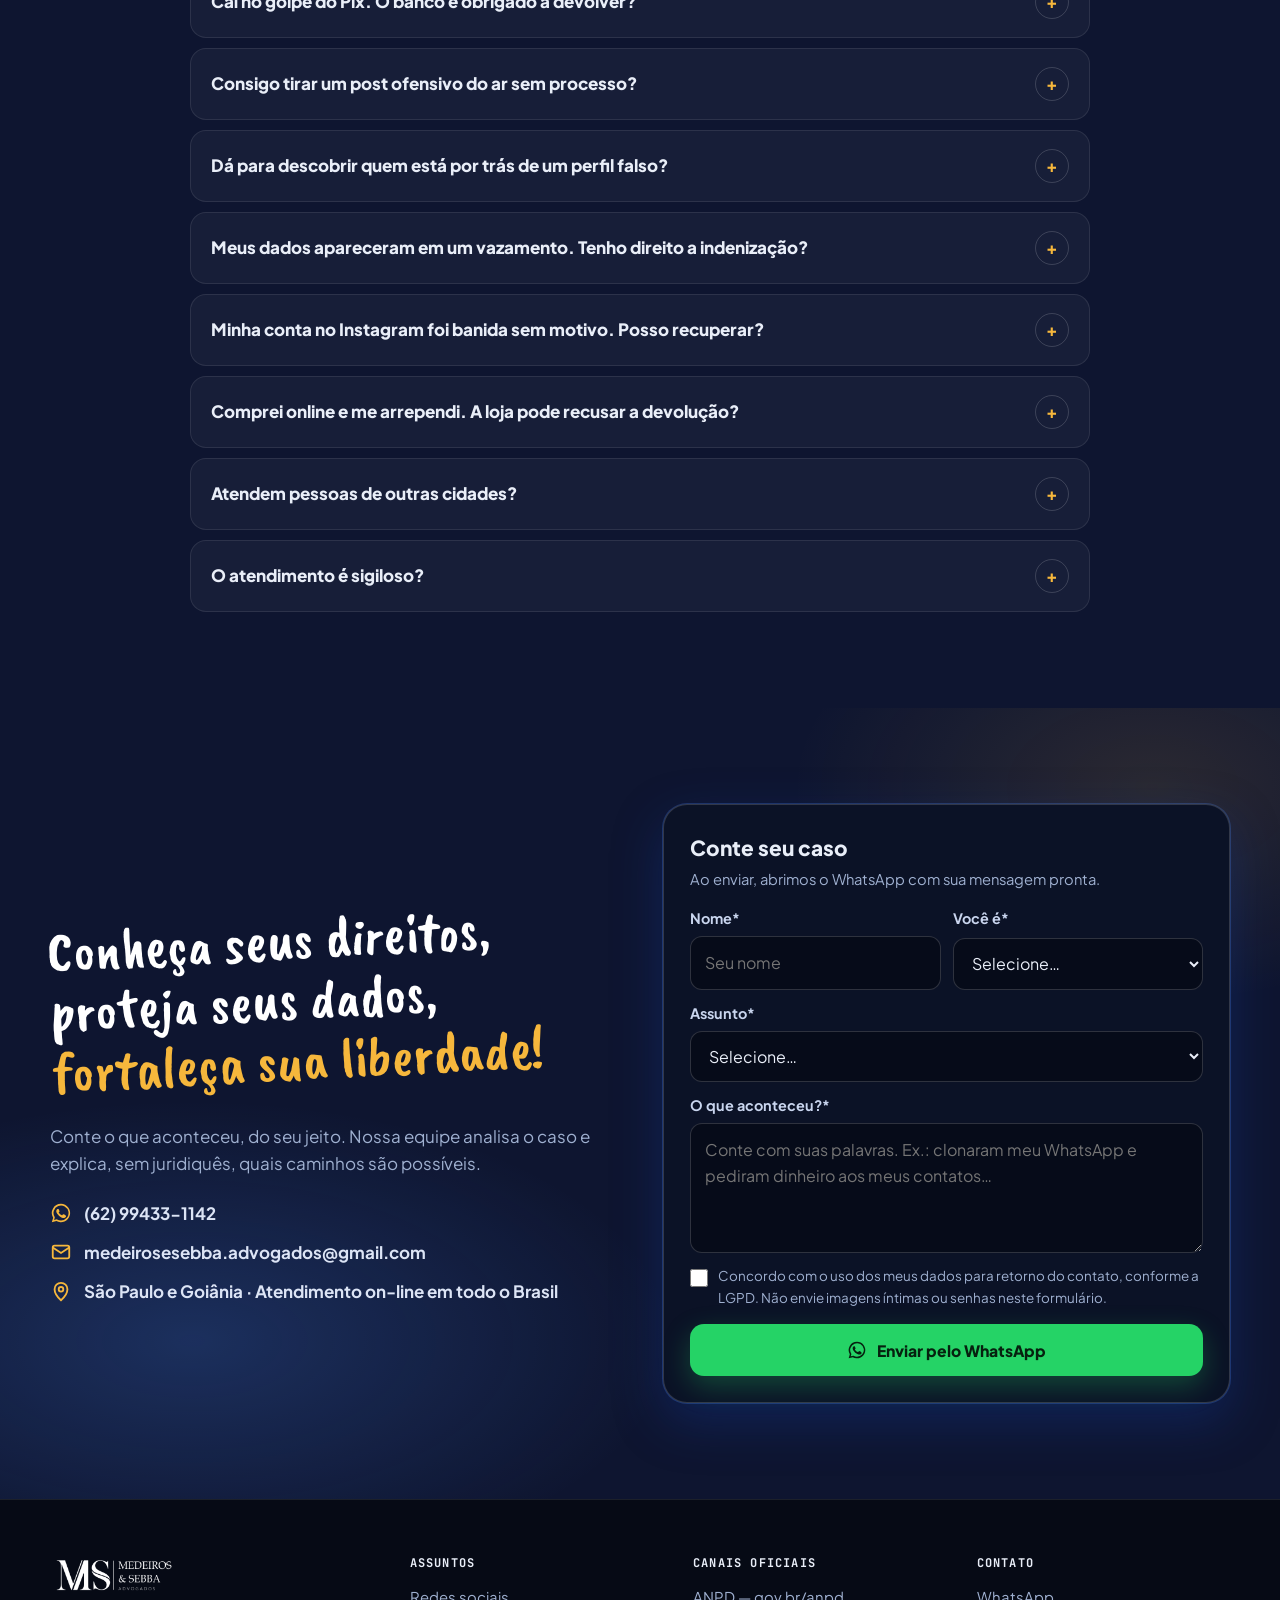
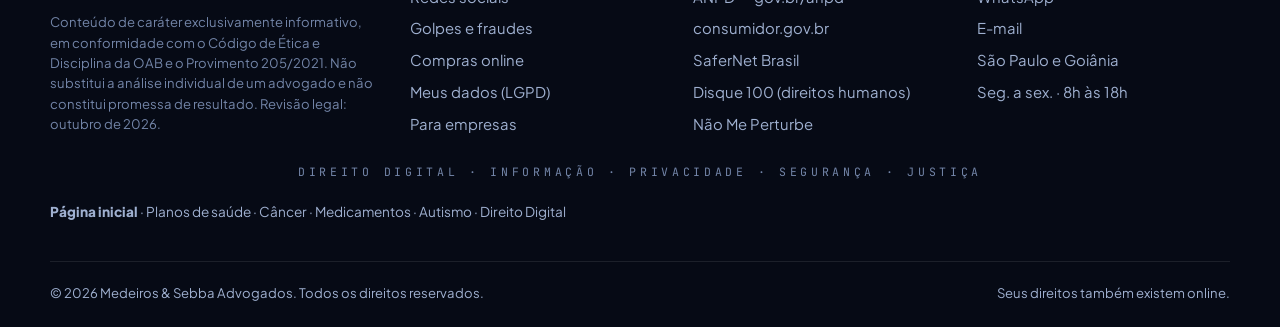
<file: atuacao/digital/index.html>
<!DOCTYPE html>
<html lang="pt-BR">
<head>
<meta charset="UTF-8">
<meta name="viewport" content="width=device-width, initial-scale=1.0, viewport-fit=cover">
<title>Direito Digital: golpes, redes sociais, compras online e dados | Medeiros &amp; Sebba</title>
<meta name="description" content="Caiu no golpe do Pix? Postaram algo falso sobre você? Hackearam sua conta? Seus dados vazaram? Encontre rápido o que fazer e conheça seus direitos no ambiente digital. Medeiros & Sebba Advogados.">
<meta name="theme-color" content="#0A0F1E">
<meta property="og:title" content="Sua segurança digital também é um direito! | Medeiros & Sebba Advogados">
<meta property="og:description" content="Golpes e fraudes, remoção de conteúdo, contas invadidas, compras online e proteção de dados. Saiba o que fazer.">
<meta property="og:type" content="website">
<meta property="og:image" content="assets/og-direito-digital.png">
<link rel="icon" href="assets/favicon.svg" type="image/svg+xml">

<link rel="preconnect" href="https://fonts.googleapis.com">
<link rel="preconnect" href="https://fonts.gstatic.com" crossorigin>
<link href="https://fonts.googleapis.com/css2?family=Caveat+Brush&family=JetBrains+Mono:wght@500;700&family=Plus+Jakarta+Sans:wght@400;500;600;700;800&display=swap" rel="stylesheet">

<!--
  ==========================================================
  MEDEIROS & SEBBA ADVOGADOS — Área: Direito Digital
  Pasta sugerida: C:\sites\MedeirosSebba\atuacao\direito-digital\
  Pasta .\assets\ (já incluída):
    - logo-medeiros-sebba-branco.png  logo para fundo escuro
    - logo-medeiros-sebba.png         logo original
    - hero-digital.jpg                foto do topo (do cartaz)
    - og-direito-digital.png          imagem de compartilhamento 1200x630
    - favicon.svg / favicon.png       ícone da aba
  >>> AJUSTE os dados de contato em "CONFIG" (fim do arquivo) e no rodapé <<<
  Revisão legal: outubro/2026.
  ==========================================================
-->

<style>
:root{
  --bg:#0A0F1E; --bg2:#0E1530; --bg3:#121B3A;
  --card:rgba(255,255,255,.04); --card2:rgba(255,255,255,.07);
  --line:rgba(255,255,255,.09); --line2:rgba(255,255,255,.16);
  --text:#E9EEF8; --muted:#9FB0D0; --dim:#7385A8;
  --amber:#F6B73C; --amber2:#FFD27A;
  --blue:#4C8DFF; --cyan:#3DD6F5; --green:#34D399; --rose:#FB7185; --violet:#A78BFA;
  --radius:20px;
  --sans:'Plus Jakarta Sans',system-ui,-apple-system,Segoe UI,sans-serif;
  --script:'Caveat Brush','Segoe Script',cursive;
  --mono:'JetBrains Mono',ui-monospace,Consolas,monospace;
  --glow:0 0 0 1px rgba(76,141,255,.25),0 18px 50px rgba(20,60,160,.35);
}
*{box-sizing:border-box;margin:0;padding:0}
html{scroll-behavior:smooth;scroll-padding-top:84px;-webkit-text-size-adjust:100%}
body{font-family:var(--sans);background:var(--bg);color:var(--text);line-height:1.6;font-size:17px;overflow-x:hidden}
img{max-width:100%;display:block}
a{color:inherit;text-decoration:none}
button{font:inherit;color:inherit;background:none;border:0;cursor:pointer}
:focus-visible{outline:3px solid var(--amber);outline-offset:3px;border-radius:6px}
.container{width:min(1180px,100% - 32px);margin-inline:auto}
.sr-only{position:absolute;width:1px;height:1px;overflow:hidden;clip:rect(0 0 0 0)}

/* tipografia e utilidades */
.tag{display:inline-flex;align-items:center;gap:8px;font-family:var(--mono);font-size:.78rem;font-weight:700;letter-spacing:.08em;text-transform:uppercase;color:var(--amber)}
.tag::before{content:"#";color:var(--amber)}
.tag.bar{border-left:3px solid var(--amber);padding-left:12px}
.tag.bar::before{content:"# "}
.script{font-family:var(--script);color:var(--amber);font-weight:400;letter-spacing:.01em}
.underline{position:relative;display:inline-block}
.underline::after{content:"";position:absolute;left:0;right:-4%;bottom:-.08em;height:.16em;border-radius:99px;background:linear-gradient(90deg,var(--amber),rgba(246,183,60,.2));transform:rotate(-1.5deg)}
.section{padding:96px 0;position:relative}
.section.alt{background:var(--bg2)}
.head{max-width:780px;margin:0 auto 46px;text-align:center}
.head h2{font-size:clamp(1.75rem,3.6vw,2.7rem);line-height:1.15;font-weight:800;letter-spacing:-.02em;margin:14px 0 14px}
.head p{color:var(--muted);font-size:1.06rem}
.grid-bg{background-image:linear-gradient(rgba(255,255,255,.035) 1px,transparent 1px),linear-gradient(90deg,rgba(255,255,255,.035) 1px,transparent 1px);background-size:44px 44px}
.btn{display:inline-flex;align-items:center;justify-content:center;gap:10px;font-weight:800;font-size:.98rem;padding:15px 24px;border-radius:14px;transition:transform .2s,box-shadow .2s,background .2s;min-height:52px;line-height:1.1}
.btn:hover{transform:translateY(-2px)}
.btn svg{width:20px;height:20px;flex:none}
.btn-amber{background:var(--amber);color:#1A1405;box-shadow:0 10px 28px rgba(246,183,60,.3)}
.btn-amber:hover{background:var(--amber2)}
.btn-wa{background:#25D366;color:#06210F;box-shadow:0 10px 28px rgba(37,211,102,.28)}
.btn-ghost{border:1.5px solid var(--line2);color:var(--text);background:rgba(255,255,255,.03)}
.btn-ghost:hover{border-color:var(--amber);color:var(--amber)}
.reveal{opacity:0;transform:translateY(20px);transition:opacity .7s ease,transform .7s ease}
.reveal.in{opacity:1;transform:none}
@media (prefers-reduced-motion:reduce){.reveal{opacity:1;transform:none;transition:none}html{scroll-behavior:auto}*{animation:none!important}}

/* topo */
header.site{position:sticky;top:0;z-index:60;background:rgba(10,15,30,.82);backdrop-filter:blur(14px);border-bottom:1px solid var(--line)}
header.site .container{display:flex;align-items:center;justify-content:space-between;gap:18px;height:74px}
.logo img{height:46px;width:auto}
nav.main{display:flex;gap:24px;font-weight:700;font-size:.92rem;color:var(--muted)}
nav.main a{padding:6px 0;position:relative}
nav.main a:hover{color:var(--text)}
nav.main a::after{content:"";position:absolute;left:0;bottom:0;height:2px;width:0;background:var(--amber);transition:width .25s}
nav.main a:hover::after{width:100%}
.menu-btn{display:none;width:46px;height:46px;border-radius:12px;border:1.5px solid var(--line2);align-items:center;justify-content:center}
.menu-btn svg{width:22px;height:22px}
.header-cta{padding:11px 18px;min-height:44px;font-size:.9rem}
@media (max-width:1020px){
  nav.main{position:fixed;inset:74px 0 auto 0;background:var(--bg2);flex-direction:column;gap:0;padding:8px 16px 18px;border-bottom:1px solid var(--line);transform:translateY(-140%);transition:transform .3s;z-index:-1}
  nav.main.open{transform:none}
  nav.main a{padding:15px 4px;border-bottom:1px solid var(--line);color:var(--text)}
  .menu-btn{display:inline-flex}
  .header-cta{display:none}
}

/* HERO */
.hero{position:relative;overflow:hidden;padding:56px 0 70px;background:
  radial-gradient(900px 520px at 18% 30%,rgba(76,141,255,.22),transparent 60%),
  radial-gradient(700px 500px at 95% 10%,rgba(246,183,60,.10),transparent 60%),var(--bg)}
.hero .container{display:grid;grid-template-columns:minmax(0,1.12fr) minmax(0,.88fr);gap:40px;align-items:center;position:relative;z-index:2}
.hero h1{font-weight:800;letter-spacing:-.03em;line-height:1.02;font-size:clamp(2.4rem,5.4vw,4.3rem)}
.hero h1 .script{display:block;font-size:1.32em;line-height:.95;margin-top:6px;transform:rotate(-3deg);transform-origin:left}
.hero h1 .script::after{content:"";display:block;width:62%;height:6px;border-radius:99px;margin-top:6px;background:linear-gradient(90deg,var(--amber),transparent)}
.hero .lead{color:#C9D5EE;font-size:1.1rem;max-width:560px;margin:22px 0 26px}
.hero-photo{position:relative;border-radius:28px;overflow:hidden;aspect-ratio:4/5;box-shadow:var(--glow);border:1px solid var(--line2)}
.hero-photo img{width:100%;height:100%;object-fit:cover;object-position:30% 20%}
.hero-photo::after{content:"";position:absolute;inset:0;background:linear-gradient(180deg,transparent 55%,rgba(10,15,30,.85))}
.hero-photo .cap{position:absolute;left:18px;right:18px;bottom:18px;z-index:2;display:flex;gap:10px;flex-wrap:wrap}
.pill{display:inline-flex;align-items:center;gap:8px;padding:8px 12px;border-radius:99px;background:rgba(10,15,30,.7);border:1px solid var(--line2);font-size:.82rem;font-weight:700;backdrop-filter:blur(8px)}
.pill i{width:8px;height:8px;border-radius:50%;background:var(--green);box-shadow:0 0 10px var(--green)}

/* evita estouro de grid no celular */
.hero .container>*,.quiz-wrap .container>*,.proof>*,.cta .container>*,.biz>*{min-width:0}

/* busca */
.finder{background:rgba(255,255,255,.05);border:1px solid var(--line2);border-radius:22px;padding:18px;box-shadow:var(--glow);position:relative}
.finder label{display:block;font-weight:800;font-size:1.05rem;margin-bottom:10px}
.finder label span{color:var(--amber)}
.search{position:relative}
.search svg{position:absolute;left:16px;top:50%;transform:translateY(-50%);width:22px;height:22px;color:var(--dim)}
.search input{width:100%;font:inherit;font-size:16px;color:var(--text);background:rgba(5,9,20,.7);border:1.5px solid var(--line2);border-radius:14px;padding:16px 16px 16px 50px;min-height:56px}
.search input::placeholder{color:var(--dim)}
.search input:focus{outline:none;border-color:var(--amber);box-shadow:0 0 0 4px rgba(246,183,60,.15)}
.chips{display:flex;gap:8px;flex-wrap:wrap;margin-top:12px}
.chip{padding:9px 13px;border-radius:99px;border:1px solid var(--line2);background:rgba(255,255,255,.03);font-size:.86rem;font-weight:700;color:#D5DEF2;transition:.2s;min-height:40px}
.chip:hover{border-color:var(--amber);color:var(--amber)}
.results{display:none;margin-top:12px;max-height:360px;overflow:auto;border-radius:14px;border:1px solid var(--line2);background:#0B1226}
.results.show{display:block}
.res{display:grid;grid-template-columns:40px 1fr auto;gap:12px;align-items:center;padding:13px 14px;border-bottom:1px solid var(--line)}
.res:last-child{border-bottom:0}
.res:hover,.res:focus{background:rgba(255,255,255,.05)}
.res .dot{width:40px;height:40px;border-radius:12px;display:grid;place-items:center;background:color-mix(in srgb,var(--c) 18%,transparent);color:var(--c)}
.res .dot svg{width:20px;height:20px}
.res b{display:block;font-size:.97rem}
.res small{display:block;color:var(--muted);font-family:var(--mono);font-size:.72rem;letter-spacing:.02em;margin-top:2px}
.res em{font-style:normal;color:var(--amber);font-weight:800;font-size:.85rem;white-space:nowrap}
.noresult{padding:16px;color:var(--muted);font-size:.95rem}
@media (max-width:980px){
  .hero .container{grid-template-columns:minmax(0,1fr)}
  .hero-photo{order:-1;aspect-ratio:16/10;max-height:330px}
  .hero-photo img{object-position:30% 18%}
}

/* 4 portas */
.doors{display:grid;grid-template-columns:repeat(4,1fr);gap:16px}
.door{position:relative;border-radius:22px;padding:26px 22px 22px;background:linear-gradient(180deg,rgba(255,255,255,.06),rgba(255,255,255,.02));border:1px solid var(--line);transition:transform .25s,border-color .25s,box-shadow .25s;display:flex;flex-direction:column;overflow:hidden}
.door::before{content:"";position:absolute;inset:0 0 auto 0;height:3px;background:var(--c)}
.door:hover{transform:translateY(-4px);border-color:color-mix(in srgb,var(--c) 55%,transparent);box-shadow:0 20px 50px rgba(0,0,0,.35)}
.door .ic{width:58px;height:58px;border-radius:16px;display:grid;place-items:center;background:color-mix(in srgb,var(--c) 16%,transparent);color:var(--c);border:1px solid color-mix(in srgb,var(--c) 35%,transparent);margin-bottom:18px}
.door .ic svg{width:28px;height:28px}
.door h3{font-size:1.22rem;line-height:1.25;font-weight:800}
.door .tech{font-family:var(--mono);font-size:.7rem;color:var(--dim);text-transform:uppercase;letter-spacing:.06em;margin-top:8px}
.door ul{list-style:none;margin:16px 0 18px;display:grid;gap:7px;color:#C9D5EE;font-size:.93rem;flex:1}
.door li{display:flex;gap:8px}
.door li::before{content:"›";color:var(--c);font-weight:800}
.door .go{font-weight:800;color:var(--c);font-size:.92rem;display:inline-flex;gap:6px;align-items:center}
@media (max-width:1020px){.doors{grid-template-columns:1fr 1fr}}
@media (max-width:560px){.doors{grid-template-columns:1fr}}

/* emergência */
.sos{border-radius:26px;border:1px solid rgba(251,113,133,.35);background:linear-gradient(135deg,rgba(251,113,133,.10),rgba(76,141,255,.06));padding:30px}
.sos-head{display:flex;gap:16px;align-items:center;margin-bottom:20px}
.sos-head .beacon{width:54px;height:54px;border-radius:16px;background:rgba(251,113,133,.18);display:grid;place-items:center;color:var(--rose);flex:none;position:relative}
.sos-head .beacon::after{content:"";position:absolute;inset:-4px;border-radius:18px;border:2px solid var(--rose);animation:ping 2s infinite}
@keyframes ping{0%{opacity:.8;transform:scale(1)}100%{opacity:0;transform:scale(1.25)}}
.sos-head svg{width:26px;height:26px}
.sos-head h2{font-size:clamp(1.4rem,2.8vw,2rem);font-weight:800;line-height:1.15}
.sos-head p{color:var(--muted)}
.stabs{display:flex;gap:8px;flex-wrap:wrap;margin-bottom:18px}
.stab{padding:11px 16px;border-radius:12px;border:1px solid var(--line2);font-weight:800;font-size:.9rem;color:#D5DEF2;min-height:46px;white-space:nowrap}
.stab[aria-selected="true"]{background:var(--rose);border-color:var(--rose);color:#2A0710}
.spanel{display:none}
.spanel.active{display:grid;grid-template-columns:1fr 1fr;gap:12px}
.sstep{display:grid;grid-template-columns:36px 1fr;gap:12px;align-items:start;background:rgba(5,9,20,.55);border:1px solid var(--line);border-radius:16px;padding:14px}
.sstep .n{width:36px;height:36px;border-radius:10px;background:rgba(251,113,133,.16);color:var(--rose);font-family:var(--mono);font-weight:700;display:grid;place-items:center}
.sstep>div>b{display:block}
.sstep span{color:var(--muted);font-size:.93rem}
@media (max-width:760px){.spanel.active{grid-template-columns:1fr}.sos{padding:20px 16px}.sos-head{flex-direction:column;align-items:flex-start;gap:12px}}

/* áreas detalhadas */
.area{scroll-margin-top:90px}
.area + .area{margin-top:70px}
.area-head{display:grid;grid-template-columns:auto 1fr;gap:18px;align-items:center;margin-bottom:22px}
.area-head .ic{width:64px;height:64px;border-radius:18px;display:grid;place-items:center;background:color-mix(in srgb,var(--c) 16%,transparent);color:var(--c);border:1px solid color-mix(in srgb,var(--c) 35%,transparent)}
.area-head .ic svg{width:30px;height:30px}
.area-head .num{font-family:var(--mono);color:var(--c);font-size:.8rem;font-weight:700;letter-spacing:.1em}
.area-head h3{font-size:clamp(1.4rem,2.8vw,2rem);font-weight:800;line-height:1.15}
.area-head p{color:var(--muted);font-size:.98rem;margin-top:4px}
.acts{display:grid;gap:12px}
details.act{border-radius:18px;background:var(--card);border:1px solid var(--line);transition:border-color .2s,background .2s}
details.act[open]{background:var(--card2);border-color:color-mix(in srgb,var(--c) 45%,transparent)}
details.act summary{list-style:none;cursor:pointer;display:grid;grid-template-columns:1fr auto;gap:14px;align-items:center;padding:18px 20px;min-height:64px}
details.act summary::-webkit-details-marker{display:none}
.act .q{font-weight:800;font-size:1.06rem;line-height:1.3}
.act .tn{display:inline-block;margin-top:6px;font-family:var(--mono);font-size:.72rem;font-weight:700;color:var(--c);background:color-mix(in srgb,var(--c) 12%,transparent);border:1px solid color-mix(in srgb,var(--c) 30%,transparent);padding:4px 9px;border-radius:8px;letter-spacing:.02em}
.act .pm{width:34px;height:34px;border-radius:50%;border:1.5px solid var(--line2);display:grid;place-items:center;transition:transform .3s,background .3s;font-weight:800;color:var(--c)}
details.act[open] .pm{transform:rotate(45deg);background:color-mix(in srgb,var(--c) 18%,transparent)}
.act .body{padding:0 20px 20px;display:grid;grid-template-columns:repeat(3,1fr);gap:12px}
.act .box{background:rgba(5,9,20,.5);border:1px solid var(--line);border-radius:14px;padding:16px}
.act .box h4{font-family:var(--mono);font-size:.72rem;letter-spacing:.08em;text-transform:uppercase;color:var(--c);margin-bottom:8px}
.act .box p,.act .box li{color:#C9D5EE;font-size:.94rem}
.act .box ul{margin-left:18px;display:grid;gap:4px}
.act .box.warn{border-color:rgba(246,183,60,.3);background:rgba(246,183,60,.06)}
.act .box.warn h4{color:var(--amber)}
.act .cta-row{grid-column:1/-1;display:flex;flex-wrap:wrap;gap:10px;align-items:center}
.act .cta-row a{font-weight:800;color:var(--c);display:inline-flex;gap:8px;align-items:center;padding:8px 0}
.act .cta-row a svg{width:18px;height:18px}
@media (max-width:900px){.act .body{grid-template-columns:1fr}}

/* quiz */
.quiz-wrap .container{display:grid;grid-template-columns:.9fr 1.1fr;gap:50px;align-items:center}
.quiz-wrap h2{font-size:clamp(1.8rem,3.4vw,2.6rem);font-weight:800;line-height:1.12;margin:14px 0}
.quiz-wrap p.sub{color:var(--muted)}
.quiz-wrap .script{font-size:2rem;display:block;margin-top:18px;transform:rotate(-2deg)}
.quiz{background:#0B1226;border:1px solid var(--line2);border-radius:24px;padding:26px;box-shadow:var(--glow)}
.qprog{height:6px;border-radius:6px;background:rgba(255,255,255,.08);overflow:hidden;margin-bottom:20px}
.qprog i{display:block;height:100%;width:33%;background:linear-gradient(90deg,var(--blue),var(--amber));transition:width .35s}
.qstep{display:none}
.qstep.active{display:block;animation:fade .35s}
@keyframes fade{from{opacity:0;transform:translateY(8px)}to{opacity:1;transform:none}}
.qstep h3{font-weight:800;font-size:1.15rem;margin-bottom:14px}
.opts{display:grid;grid-template-columns:1fr 1fr;gap:10px}
.opt{text-align:left;padding:14px;border-radius:14px;border:1.5px solid var(--line2);font-weight:700;display:flex;gap:10px;align-items:center;min-height:58px;transition:.2s;background:rgba(255,255,255,.02)}
.opt:hover{border-color:var(--blue);background:rgba(76,141,255,.08)}
.opt.sel{border-color:var(--amber);background:rgba(246,183,60,.08)}
.opt .d{width:18px;height:18px;border-radius:50%;border:2px solid var(--dim);flex:none}
.opt.sel .d{border-color:var(--amber);background:var(--amber);box-shadow:inset 0 0 0 3px #0B1226}
.qnav{display:flex;justify-content:space-between;margin-top:16px}
.qnav .btn{min-height:44px;padding:10px 16px}
.qres{border-radius:16px;padding:18px;background:rgba(246,183,60,.07);border:1px solid rgba(246,183,60,.35);margin-bottom:16px}
.qres h4{font-weight:800;font-size:1.12rem;margin-bottom:4px}
.qres .tn{display:inline-block;font-family:var(--mono);font-size:.74rem;color:var(--amber);margin-bottom:10px}
.qres p{color:#C9D5EE;font-size:.96rem}
.qres ul{margin:10px 0 0 18px;color:#DCE4F5;font-size:.95rem;display:grid;gap:5px}
.qres .alert{margin-top:10px;padding:10px 12px;border-radius:10px;background:rgba(251,113,133,.12);border:1px solid rgba(251,113,133,.35);font-size:.93rem}
.note{display:block;color:var(--dim);font-size:.8rem;margin-top:10px}
@media (max-width:980px){.quiz-wrap .container{grid-template-columns:1fr;gap:26px}}
@media (max-width:520px){.opts{grid-template-columns:1fr}.quiz{padding:20px 16px}}

/* relógio de prazos */
.clock{display:grid;grid-template-columns:repeat(4,1fr);gap:14px}
.tick{border-radius:20px;padding:22px;background:var(--card);border:1px solid var(--line);position:relative;overflow:hidden}
.tick .v{font-family:var(--mono);font-weight:700;font-size:2.1rem;line-height:1;color:var(--c)}
.tick .u{font-family:var(--mono);font-size:.75rem;color:var(--dim);text-transform:uppercase;letter-spacing:.08em;margin-top:6px}
.tick h3{font-size:1rem;font-weight:800;margin-top:14px;line-height:1.3}
.tick p{color:var(--muted);font-size:.9rem;margin-top:6px}
.tick .lw{display:inline-block;margin-top:10px;font-family:var(--mono);font-size:.7rem;color:var(--c)}
.tick::after{content:"";position:absolute;right:-30px;top:-30px;width:110px;height:110px;border-radius:50%;border:10px solid color-mix(in srgb,var(--c) 14%,transparent)}
@media (max-width:980px){.clock{grid-template-columns:1fr 1fr}}
@media (max-width:520px){.clock{grid-template-columns:1fr}}

/* provas */
.proof{display:grid;grid-template-columns:.8fr 1.2fr;gap:44px;align-items:center}
.meter{border-radius:26px;padding:30px;background:linear-gradient(160deg,rgba(76,141,255,.15),rgba(61,214,245,.04));border:1px solid var(--line2);text-align:center}
.ring{--p:0;width:170px;height:170px;margin:0 auto 18px;border-radius:50%;display:grid;place-items:center;background:conic-gradient(var(--amber) calc(var(--p)*1%),rgba(255,255,255,.08) 0);transition:background .4s}
.ring span{width:136px;height:136px;border-radius:50%;background:var(--bg2);display:grid;place-items:center;font-family:var(--mono);font-weight:700;font-size:2rem}
.meter h3{font-weight:800;font-size:1.2rem}
.meter p{color:var(--muted);font-size:.94rem;margin-top:6px}
.checks{display:grid;gap:10px}
.chk{display:flex;gap:14px;align-items:flex-start;padding:14px 16px;border-radius:14px;border:1px solid var(--line);background:var(--card);cursor:pointer;transition:.2s}
.chk:hover{border-color:var(--line2)}
.chk input{position:absolute;opacity:0}
.chk .box{width:24px;height:24px;border-radius:7px;border:2px solid var(--dim);flex:none;display:grid;place-items:center;margin-top:2px;transition:.2s}
.chk .box svg{width:15px;height:15px;color:#1A1405;opacity:0}
.chk input:checked+.box{background:var(--amber);border-color:var(--amber)}
.chk input:checked+.box svg{opacity:1}
.chk input:focus-visible+.box{outline:3px solid var(--amber);outline-offset:2px}
.chk b{display:block}
.chk small{color:var(--muted);font-size:.9rem}
@media (max-width:900px){.proof{grid-template-columns:1fr}}

/* sem promessas fáceis */
.honest{display:grid;grid-template-columns:repeat(4,1fr);gap:14px}
.hon{border-radius:20px;padding:22px;background:var(--card);border:1px solid var(--line)}
.hon .k{font-family:var(--mono);font-size:.72rem;color:var(--amber);letter-spacing:.08em;text-transform:uppercase}
.hon h3{font-weight:800;font-size:1.04rem;margin:8px 0;line-height:1.3}
.hon p{color:var(--muted);font-size:.92rem}
@media (max-width:980px){.honest{grid-template-columns:1fr 1fr}}
@media (max-width:520px){.honest{grid-template-columns:1fr}}

/* leis */
.laws{display:grid;grid-template-columns:repeat(3,1fr);gap:14px}
.law{border-radius:18px;padding:20px;background:var(--card);border:1px solid var(--line);border-top:3px solid var(--c)}
.law .k{font-family:var(--mono);font-size:.72rem;font-weight:700;color:var(--c);letter-spacing:.04em}
.law h3{font-weight:800;font-size:1.02rem;margin:6px 0}
.law p{color:var(--muted);font-size:.92rem}
.stf{margin-top:20px;border-radius:22px;padding:26px;background:linear-gradient(135deg,rgba(246,183,60,.10),rgba(246,183,60,.02));border:1px solid rgba(246,183,60,.35);display:grid;grid-template-columns:auto 1fr;gap:20px}
.stf .ic{width:58px;height:58px;border-radius:16px;background:var(--amber);color:#1A1405;display:grid;place-items:center}
.stf .ic svg{width:28px;height:28px}
.stf h3{font-weight:800;font-size:1.2rem;margin-bottom:8px}
.stf ul{margin:8px 0 0 18px;display:grid;gap:6px;color:#DCE4F5;font-size:.95rem}
@media (max-width:900px){.laws{grid-template-columns:1fr 1fr}}
@media (max-width:560px){.laws{grid-template-columns:1fr}.stf{grid-template-columns:1fr}}

/* empresas */
.biz{border-radius:26px;padding:34px;background:linear-gradient(120deg,#13224A,#0E1530 60%);border:1px solid var(--line2);display:grid;grid-template-columns:.9fr 1.1fr;gap:30px;align-items:center}
.biz h2{font-size:clamp(1.5rem,3vw,2.1rem);font-weight:800;line-height:1.15;margin:12px 0}
.biz p{color:var(--muted)}
.biz-list{display:grid;grid-template-columns:1fr 1fr;gap:10px}
.biz-list div{display:flex;gap:10px;align-items:flex-start;padding:12px 14px;border-radius:14px;background:rgba(5,9,20,.45);border:1px solid var(--line);font-weight:700;font-size:.93rem}
.biz-list svg{width:20px;height:20px;color:var(--cyan);flex:none;margin-top:1px}
@media (max-width:900px){.biz{grid-template-columns:1fr;padding:24px 18px}}
@media (max-width:520px){.biz-list{grid-template-columns:1fr}}

/* FAQ */
.faq{max-width:900px;margin:0 auto;display:grid;gap:10px}
.faq details{border-radius:16px;background:var(--card);border:1px solid var(--line)}
.faq summary{list-style:none;cursor:pointer;padding:18px 20px;font-weight:800;display:flex;justify-content:space-between;gap:14px;align-items:center;min-height:60px}
.faq summary::-webkit-details-marker{display:none}
.faq summary::after{content:"+";width:32px;height:32px;border-radius:50%;border:1.5px solid var(--line2);display:grid;place-items:center;flex:none;color:var(--amber);transition:transform .3s}
.faq details[open] summary::after{transform:rotate(45deg)}
.faq details p{padding:0 20px 18px;color:#C9D5EE}

/* CTA */
.cta{background:radial-gradient(800px 400px at 15% 80%,rgba(76,141,255,.22),transparent 60%),radial-gradient(600px 360px at 90% 10%,rgba(246,183,60,.12),transparent 60%),var(--bg2)}
.cta .container{display:grid;grid-template-columns:1fr 1fr;gap:46px;align-items:center}
.cta .big{font-family:var(--script);font-size:clamp(2.3rem,5vw,3.6rem);line-height:1.05;transform:rotate(-3deg);transform-origin:left;color:#fff}
.cta .big span{color:var(--amber)}
.cta p{color:var(--muted);margin-top:20px}
.contacts{display:grid;gap:12px;margin-top:22px}
.contacts a,.contacts div{display:flex;gap:12px;align-items:center;font-weight:700;color:#DCE4F5}
.contacts svg{width:22px;height:22px;color:var(--amber);flex:none}
form.contact{background:#0B1226;border:1px solid var(--line2);border-radius:24px;padding:26px;box-shadow:var(--glow)}
form.contact h3{font-weight:800;font-size:1.3rem}
form.contact .hint{color:var(--muted);font-size:.92rem;margin:4px 0 16px}
.field{display:grid;gap:6px;margin-bottom:12px}
.field label{font-weight:700;font-size:.9rem;color:#C9D5EE}
.field input,.field select,.field textarea{font:inherit;font-size:16px;color:var(--text);background:rgba(5,9,20,.7);border:1.5px solid var(--line2);border-radius:12px;padding:13px 14px;min-height:50px}
.field select option{background:#0B1226}
.field input:focus,.field select:focus,.field textarea:focus{outline:none;border-color:var(--amber)}
.row2{display:grid;grid-template-columns:minmax(0,1fr) minmax(0,1fr);gap:12px}
.field{min-width:0}.field select,.field input,.field textarea{width:100%;min-width:0;max-width:100%}
.consent{display:flex;gap:10px;align-items:flex-start;font-size:.84rem;color:var(--muted);margin:4px 0 16px}
.consent input{margin-top:4px;accent-color:var(--amber);width:18px;height:18px;flex:none}
form.contact .btn{width:100%}
@media (max-width:980px){.cta .container{grid-template-columns:1fr}}
@media (max-width:520px){.row2{grid-template-columns:minmax(0,1fr)}form.contact{padding:20px 16px}}

/* rodapé */
footer{background:#060A15;border-top:1px solid var(--line);padding:54px 0 24px;color:var(--muted);font-size:.93rem}
.fgrid{display:grid;grid-template-columns:1.3fr 1fr 1fr 1fr;gap:30px}
footer h4{font-family:var(--mono);font-size:.75rem;letter-spacing:.1em;text-transform:uppercase;color:var(--text);margin-bottom:12px}
footer ul{list-style:none;display:grid;gap:8px}
footer a:hover{color:var(--amber)}
.fbottom{border-top:1px solid var(--line);margin-top:36px;padding-top:20px;display:flex;flex-wrap:wrap;justify-content:space-between;gap:10px;font-size:.82rem}
.motto{font-family:var(--mono);letter-spacing:.32em;text-align:center;font-size:.72rem;color:var(--dim);margin-top:26px}
.disc{font-size:.82rem;line-height:1.55;color:var(--dim);margin-top:14px;max-width:460px}
@media (max-width:900px){.fgrid{grid-template-columns:1fr 1fr}}
@media (max-width:520px){.fgrid{grid-template-columns:1fr}}

/* WhatsApp e barra mobile */
.wa-float{position:fixed;right:20px;bottom:20px;z-index:70;width:60px;height:60px;border-radius:50%;background:#25D366;color:#06210F;display:grid;place-items:center;box-shadow:0 12px 30px rgba(37,211,102,.4)}
.wa-float svg{width:30px;height:30px}
.mbar{display:none}
@media (max-width:760px){
  body{padding-bottom:calc(78px + env(safe-area-inset-bottom));font-size:16px}
  .section{padding:64px 0}
  .head{margin-bottom:32px}
  .head h2{font-size:1.62rem}
  header.site .container{height:64px}
  nav.main{inset:64px 0 auto 0}
  .logo img{height:38px}
  .hero{padding:18px 0 50px}
  .hero h1{font-size:2.35rem}
  .hero .lead{font-size:1rem;margin:16px 0 18px}
  .finder{padding:14px}
  .chips{flex-wrap:nowrap;overflow-x:auto;margin:12px -14px 0;padding:0 14px 4px;scrollbar-width:none}
  .chips::-webkit-scrollbar{display:none}
  .chip{white-space:nowrap;flex:none}
  .stabs{flex-wrap:nowrap;overflow-x:auto;margin:0 -16px 16px;padding:0 16px 4px;scrollbar-width:none}
  .stabs::-webkit-scrollbar{display:none}
  details.act summary{padding:16px}
  .act .body{padding:0 14px 16px}
  .wa-float{display:none}
  .mbar{display:grid;grid-template-columns:1fr 1.2fr;gap:10px;position:fixed;left:0;right:0;bottom:0;z-index:80;padding:10px 12px calc(10px + env(safe-area-inset-bottom));background:rgba(10,15,30,.94);backdrop-filter:blur(14px);border-top:1px solid var(--line2)}
  .mbar a{display:flex;align-items:center;justify-content:center;gap:8px;min-height:52px;border-radius:14px;font-weight:800;font-size:.92rem}
  .mbar .m1{background:rgba(255,255,255,.06);border:1px solid var(--line2)}
  .mbar .m2{background:#25D366;color:#06210F}
  .mbar svg{width:20px;height:20px}
}
</style>

<script type="application/ld+json">
{
  "@context":"https://schema.org",
  "@type":"LegalService",
  "name":"Medeiros & Sebba Advogados",
  "description":"Direito Digital: golpes e fraudes online, remoção de conteúdo, contas invadidas, consumidor no e-commerce e proteção de dados (LGPD).",
  "areaServed":"BR",
  "knowsAbout":["Direito Digital","Golpe do Pix","Remoção de conteúdo","Marco Civil da Internet","LGPD","Crimes cibernéticos","E-commerce"]
}
</script>
</head>
<body>

<!-- NAVEGAÇÃO DO SITE (liga esta página à página inicial e às demais áreas) -->
<nav class="sitebar" aria-label="Navegação do site" style="background:#060A15;border-bottom:1px solid rgba(255,255,255,.09);font:600 12.5px/1 system-ui,-apple-system,Segoe UI,sans-serif">
  <div style="width:min(1180px,100% - 32px);margin:0 auto;display:flex;align-items:center;gap:18px;min-height:40px;overflow-x:auto;scrollbar-width:none">
    <a href="../../index.html" style="color:#fff;font-weight:800;white-space:nowrap;text-decoration:none">← Medeiros &amp; Sebba · Início</a>
    <span style="width:1px;height:16px;background:rgba(255,255,255,.09);flex:none"></span>
    <span style="color:#9FB0D0;opacity:.7;white-space:nowrap">Áreas:</span><a href="../saude/plano%20de%20saude/index.html" style="color:#9FB0D0;font-weight:600;white-space:nowrap;text-decoration:none">Planos de saúde</a><a href="../saude/cancer/index.htm" style="color:#9FB0D0;font-weight:600;white-space:nowrap;text-decoration:none">Câncer</a><a href="../saude/medicamento/index.html" style="color:#9FB0D0;font-weight:600;white-space:nowrap;text-decoration:none">Medicamentos</a><a href="../saude/autismo/index.html" style="color:#9FB0D0;font-weight:600;white-space:nowrap;text-decoration:none">Autismo</a><a href="index.html" style="color:#F6B73C;font-weight:800;white-space:nowrap;text-decoration:none" aria-current=page>Direito Digital</a>
  </div>
</nav>
<header class="site">
  <div class="container">
    <a href="../../index.html" class="logo" aria-label="Medeiros & Sebba Advogados — início"><img src="assets/logo-medeiros-sebba-branco.png" alt="Medeiros & Sebba Advogados" width="200" height="46"></a>
    <nav class="main" id="mainNav" aria-label="Principal">
      <a href="#redes">Redes sociais</a>
      <a href="#golpes">Golpes e fraudes</a>
      <a href="#compras">Compras online</a>
      <a href="#dados">Meus dados</a>
      <a href="#avaliacao">Avalie seu caso</a>
      <a href="#contato">Contato</a>
    </nav>
    <a class="btn btn-amber header-cta" href="#" data-wa="Olá! Vim pela página de Direito Digital e preciso de orientação."><svg viewBox="0 0 24 24" fill="currentColor"><use href="#i-wa"/></svg> Fale agora</a>
    <button class="menu-btn" id="menuBtn" aria-label="Abrir menu" aria-expanded="false" aria-controls="mainNav"><svg viewBox="0 0 24 24" fill="none" stroke="currentColor" stroke-width="2.2" stroke-linecap="round"><path d="M4 7h16M4 12h16M4 17h16"/></svg></button>
  </div>
</header>

<main>

<!-- ================= HERO + BUSCA ================= -->
<section class="hero grid-bg" id="inicio">
  <div class="container">
    <div>
      <p class="tag bar" style="margin-bottom:18px">Proteção e defesa no Direito Digital</p>
      <h1>Sua segurança digital também é <span class="script">um direito!</span></h1>
      <p class="lead">Golpe no Pix, conta invadida, post mentiroso, foto íntima exposta, compra que não chegou, dados vazados. Seus direitos também existem online — e aqui você encontra rápido o que fazer.</p>

      <div class="finder" role="search">
        <label for="q">O que aconteceu <span>com você?</span></label>
        <div class="search">
          <svg viewBox="0 0 24 24" fill="none" stroke="currentColor" stroke-width="2.2" stroke-linecap="round"><circle cx="11" cy="11" r="7"/><path d="M20 20l-3.5-3.5"/></svg>
          <input id="q" type="search" autocomplete="off" placeholder="Ex.: caí no golpe do Pix" aria-describedby="qhelp" aria-controls="results">
        </div>
        <span id="qhelp" class="sr-only">Digite com suas palavras. Os resultados aparecem abaixo.</span>
        <div class="chips" aria-label="Sugestões">
          <button class="chip" data-q="pix">💸 Golpe do Pix</button>
          <button class="chip" data-q="hackearam">🔓 Hackearam minha conta</button>
          <button class="chip" data-q="mentira">🗯️ Postaram mentira sobre mim</button>
          <button class="chip" data-q="intimas">🔒 Vazaram fotos íntimas</button>
          <button class="chip" data-q="nao chegou">📦 Compra não chegou</button>
          <button class="chip" data-q="vazaram meus dados">🗂️ Meus dados vazaram</button>
          <button class="chip" data-q="perfil falso">👤 Perfil falso</button>
          <button class="chip" data-q="ligacoes">📞 Ligações sem parar</button>
        </div>
        <div class="results" id="results" aria-live="polite"></div>
      </div>
    </div>

    <div class="hero-photo">
      <img src="assets/hero-digital.jpg" alt="Mulher segurando o celular, com ícones de cadeado e escudo representando proteção digital" width="760" height="1202">
      <div class="cap">
        <span class="pill"><i></i>Atendimento online em todo o Brasil</span>
        <span class="pill">🔐 Sigilo profissional</span>
      </div>
    </div>
  </div>
</section>

<!-- ================= 4 PORTAS ================= -->
<section class="section" id="areas" style="padding-top:70px">
  <div class="container">
    <div class="head reveal">
      <p class="tag">Encontre pelo assunto</p>
      <h2>Escolha a porta <span class="underline">do seu problema</span></h2>
      <p>Não precisa saber o nome técnico. Comece pelo que aconteceu — a explicação jurídica vem logo depois.</p>
    </div>
    <div class="doors">
      <a class="door reveal" href="#redes" style="--c:var(--violet)">
        <span class="ic"><svg viewBox="0 0 24 24" fill="none" stroke="currentColor" stroke-width="2" stroke-linecap="round" stroke-linejoin="round"><use href="#i-chat"/></svg></span>
        <h3>Me expuseram ou ofenderam na internet</h3>
        <span class="tech">Redes sociais · Remoção de conteúdo e proteção da imagem</span>
        <ul><li>Post, foto ou vídeo ofensivo</li><li>Fake news e difamação</li><li>Imagens íntimas e deepfake</li><li>Perfil falso ou anônimo</li></ul>
        <span class="go">Ver soluções →</span>
      </a>
      <a class="door reveal" href="#golpes" style="--c:var(--rose)">
        <span class="ic"><svg viewBox="0 0 24 24" fill="none" stroke="currentColor" stroke-width="2" stroke-linecap="round" stroke-linejoin="round"><use href="#i-alert"/></svg></span>
        <h3>Caí num golpe ou invadiram minha conta</h3>
        <span class="tech">Fraudes financeiras, golpes e crimes cibernéticos</span>
        <ul><li>Golpe do Pix e falsa central</li><li>WhatsApp clonado</li><li>Instagram/TikTok hackeado ou banido</li><li>Cripto e ransomware</li></ul>
        <span class="go">Ver soluções →</span>
      </a>
      <a class="door reveal" href="#compras" style="--c:var(--cyan)">
        <span class="ic"><svg viewBox="0 0 24 24" fill="none" stroke="currentColor" stroke-width="2" stroke-linecap="round" stroke-linejoin="round"><use href="#i-cart"/></svg></span>
        <h3>Tive problema com uma compra online</h3>
        <span class="tech">Direitos do consumidor no e-commerce</span>
        <ul><li>Não entregaram o produto</li><li>Não aceitam devolução</li><li>Cobrança em dobro</li><li>Marketplace não repassa valores</li></ul>
        <span class="go">Ver soluções →</span>
      </a>
      <a class="door reveal" href="#dados" style="--c:var(--green)">
        <span class="ic"><svg viewBox="0 0 24 24" fill="none" stroke="currentColor" stroke-width="2" stroke-linecap="round" stroke-linejoin="round"><use href="#i-db"/></svg></span>
        <h3>Usaram ou vazaram meus dados</h3>
        <span class="tech">Proteção de dados e privacidade (LGPD)</span>
        <ul><li>Vazamento de dados</li><li>Telemarketing e spam insistente</li><li>Quero apagar meus dados</li><li>O que fazem com meus dados?</li></ul>
        <span class="go">Ver soluções →</span>
      </a>
    </div>
  </div>
</section>

<!-- ================= EMERGÊNCIA ================= -->
<section class="section alt" id="agora" style="padding-top:70px;padding-bottom:70px">
  <div class="container">
    <div class="sos reveal">
      <div class="sos-head">
        <span class="beacon"><svg viewBox="0 0 24 24" fill="none" stroke="currentColor" stroke-width="2.2" stroke-linecap="round"><use href="#i-clock"/></svg></span>
        <div><h2>Aconteceu agora? As primeiras horas contam.</h2><p>Faça isto antes de qualquer coisa — aumenta muito as chances de recuperar dinheiro, conta ou provas.</p></div>
      </div>
      <div class="stabs" role="tablist">
        <button class="stab" role="tab" aria-selected="true" data-p="p1">💸 Golpe no Pix</button>
        <button class="stab" role="tab" aria-selected="false" data-p="p2">🔓 Conta invadida</button>
        <button class="stab" role="tab" aria-selected="false" data-p="p3">🔒 Imagem íntima exposta</button>
        <button class="stab" role="tab" aria-selected="false" data-p="p4">🗯️ Ofensa ou fake news</button>
      </div>
      <div class="spanel active" id="p1">
        <div class="sstep"><span class="n">01</span><div><b>Ligue para o seu banco agora</b><span>Peça a abertura do <b>MED</b> (Mecanismo Especial de Devolução) e o bloqueio. O prazo é de até 80 dias, mas quanto antes, maior a chance de achar saldo.</span></div></div>
        <div class="sstep"><span class="n">02</span><div><b>Anote o protocolo</b><span>Guarde o comprovante do Pix, a chave e os dados de quem recebeu.</span></div></div>
        <div class="sstep"><span class="n">03</span><div><b>Registre boletim de ocorrência</b><span>Muitos estados permitem fazer pela delegacia on-line.</span></div></div>
        <div class="sstep"><span class="n">04</span><div><b>Troque senhas e não apague nada</b><span>Conversas, ligações, links e anúncios do golpe são prova.</span></div></div>
      </div>
      <div class="spanel" id="p2">
        <div class="sstep"><span class="n">01</span><div><b>Tente recuperar pela via oficial</b><span>Use a central de “conta invadida” do próprio app. No WhatsApp, reinstale e confirme o número.</span></div></div>
        <div class="sstep"><span class="n">02</span><div><b>Avise seus contatos por outro canal</b><span>Golpistas costumam pedir dinheiro em seu nome.</span></div></div>
        <div class="sstep"><span class="n">03</span><div><b>Ative a verificação em duas etapas</b><span>Em todas as contas, inclusive e-mail.</span></div></div>
        <div class="sstep"><span class="n">04</span><div><b>Guarde prints e protocolos</b><span>Se a plataforma não resolver, cabe ação de reativação da conta.</span></div></div>
      </div>
      <div class="spanel" id="p3">
        <div class="sstep"><span class="n">01</span><div><b>Não pague e não negocie</b><span>Chantagem com nudes (sextorsão) é crime. Pagar não garante nada.</span></div></div>
        <div class="sstep"><span class="n">02</span><div><b>Salve links, perfis e mensagens</b><span>Sem repassar o conteúdo a ninguém.</span></div></div>
        <div class="sstep"><span class="n">03</span><div><b>Peça a remoção à plataforma</b><span>Para nudez íntima sem autorização, a lei permite pedir a retirada diretamente, sem esperar ordem judicial (Marco Civil, art. 21).</span></div></div>
        <div class="sstep"><span class="n">04</span><div><b>Registre ocorrência</b><span>Se envolver menor de idade, denuncie imediatamente (Disque 100 e SaferNet).</span></div></div>
      </div>
      <div class="spanel" id="p4">
        <div class="sstep"><span class="n">01</span><div><b>Não responda no calor</b><span>Respostas impulsivas podem virar prova contra você.</span></div></div>
        <div class="sstep"><span class="n">02</span><div><b>Copie o link exato (URL)</b><span>De cada post e do perfil. A remoção exige indicar o conteúdo específico.</span></div></div>
        <div class="sstep"><span class="n">03</span><div><b>Denuncie na plataforma</b><span>E guarde o comprovante da denúncia.</span></div></div>
        <div class="sstep"><span class="n">04</span><div><b>Atenção ao prazo de 6 meses</b><span>Para a queixa-crime, contado de quando você soube quem é o autor.</span></div></div>
      </div>
    </div>
  </div>
</section>

<!-- ================= ÁREAS DETALHADAS ================= -->
<section class="section" id="solucoes">
  <div class="container">

    <!-- 1 REDES -->
    <div class="area" id="redes" style="--c:var(--violet)">
      <div class="area-head reveal">
        <span class="ic"><svg viewBox="0 0 24 24" fill="none" stroke="currentColor" stroke-width="2" stroke-linecap="round" stroke-linejoin="round"><use href="#i-chat"/></svg></span>
        <div><span class="num">01 / REDES SOCIAIS</span><h3>Me expuseram ou ofenderam na internet</h3><p>Remoção de conteúdo e proteção da imagem: exposição indevida, notícias falsas e difamação.</p></div>
      </div>
      <div class="acts">
        <details class="act reveal" id="remocao" style="--c:var(--violet)">
          <summary><div><div class="q">Quero tirar do ar um post, foto ou vídeo</div><span class="tn">Ação de Remoção de Conteúdo com Pedido de Liminar</span></div><span class="pm">+</span></summary>
          <div class="body">
            <div class="box"><h4>Quando usar</h4><p>Conteúdo calunioso, ofensivo, falso, íntimo sem consentimento, uso indevido da sua imagem ou perfil falso em plataformas como Meta, Google, TikTok e X.</p></div>
            <div class="box"><h4>O que a lei garante</h4><ul><li>Pelo Marco Civil, com a releitura do STF (2025/2026), a plataforma pode responder se, notificada, não remover conteúdo ilícito.</li><li>Ofensas à honra ainda exigem, em regra, ordem judicial — mas a plataforma pode remover após notificação.</li><li>Conteúdo idêntico ao já declarado ilícito deve ser removido sem nova ação.</li></ul></div>
            <div class="box warn"><h4>Atenção</h4><p>Com urgência, cabe pedido de <b>liminar</b>. É preciso indicar o link (URL) de cada conteúdo. Crítica legítima e opinião são protegidas pela liberdade de expressão.</p></div>
            <div class="cta-row"><a href="#" data-wa="Olá! Preciso remover um conteúdo da internet (Ação de Remoção de Conteúdo)."><svg viewBox="0 0 24 24" fill="currentColor"><use href="#i-wa"/></svg>Falar sobre isso</a></div>
          </div>
        </details>
        <details class="act reveal" id="danos" style="--c:var(--violet)">
          <summary><div><div class="q">Espalharam mentira ou me ofenderam — quero reparação</div><span class="tn">Ação de Reparação por Danos Morais (Difamação e Fake News)</span></div><span class="pm">+</span></summary>
          <div class="body">
            <div class="box"><h4>Quando usar</h4><p>Contra quem criou <b>ou espalhou</b> conteúdo falso ou ofensivo sobre uma pessoa ou empresa. Empresas também podem sofrer dano moral (Súmula 227 do STJ).</p></div>
            <div class="box"><h4>O que a lei garante</h4><ul><li>Indenização por dano moral e material (Constituição, art. 5º, V e X; Código Civil, arts. 186 e 927).</li><li>Calúnia, difamação e injúria são crimes; quando cometidos em redes sociais, a pena é aplicada em triplo (Código Penal, art. 141, § 2º).</li></ul></div>
            <div class="box warn"><h4>Prazos</h4><p><b>Queixa-crime:</b> 6 meses a partir de quando você souber quem é o autor. <b>Ação de indenização:</b> 3 anos (Código Civil, art. 206, § 3º, V).</p></div>
            <div class="cta-row"><a href="#" data-wa="Olá! Fui vítima de difamação/fake news na internet e quero reparação."><svg viewBox="0 0 24 24" fill="currentColor"><use href="#i-wa"/></svg>Falar sobre isso</a></div>
          </div>
        </details>
        <details class="act reveal" id="ip" style="--c:var(--violet)">
          <summary><div><div class="q">Não sei quem está por trás do perfil falso ou anônimo</div><span class="tn">Ação de Quebra de Sigilo de IP (Identificação de Usuário)</span></div><span class="pm">+</span></summary>
          <div class="body">
            <div class="box"><h4>Quando usar</h4><p>Para descobrir o autor anônimo de ofensas, golpes ou perfis falsos. Normalmente em duas etapas: a plataforma informa o IP e o provedor de internet informa o titular da conexão.</p></div>
            <div class="box"><h4>O que a lei garante</h4><p>O juiz pode ordenar o fornecimento dos registros de conexão e de acesso, havendo indícios do ilícito, justificativa e período definido (Marco Civil, art. 22).</p></div>
            <div class="box warn"><h4>Corra contra o tempo</h4><p>As plataformas só são obrigadas a guardar os registros por <b>6 meses</b> (art. 15); os provedores de internet, por <b>1 ano</b> (art. 13). Depois disso, a identificação pode ficar impossível.</p></div>
            <div class="cta-row"><a href="#" data-wa="Olá! Preciso identificar o autor de um perfil falso/anônimo (Quebra de Sigilo de IP)."><svg viewBox="0 0 24 24" fill="currentColor"><use href="#i-wa"/></svg>Falar sobre isso</a></div>
          </div>
        </details>
        <details class="act reveal" id="intimas" style="--c:var(--violet)">
          <summary><div><div class="q">Vazaram fotos ou vídeos íntimos meus — ou fizeram um deepfake</div><span class="tn">Remoção de Conteúdo + Medidas Criminais (art. 218-C e 147-B do CP)</span></div><span class="pm">+</span></summary>
          <div class="body">
            <div class="box"><h4>Quando usar</h4><p>Divulgação de nudez ou sexo sem consentimento (inclusive por ex-parceiro), sextorsão e montagens com inteligência artificial.</p></div>
            <div class="box"><h4>O que a lei garante</h4><ul><li>A plataforma deve remover após notificação da vítima, sem esperar ordem judicial (Marco Civil, art. 21).</li><li>Divulgar cena íntima sem consentimento é crime (CP, art. 218-C).</li><li>Violência psicológica contra a mulher com uso de IA tem pena aumentada (CP, art. 147-B, Lei 15.123/2025).</li></ul></div>
            <div class="box warn"><h4>Atenção</h4><p>Também cabe indenização por danos morais. Se a vítima for criança ou adolescente, é crime grave: denuncie já (Disque 100 / SaferNet).</p></div>
            <div class="cta-row"><a href="#" data-wa="Olá! Preciso de ajuda urgente com divulgação de imagens íntimas/deepfake."><svg viewBox="0 0 24 24" fill="currentColor"><use href="#i-wa"/></svg>Falar com sigilo</a></div>
          </div>
        </details>
        <details class="act reveal" id="perseguicao" style="--c:var(--violet)">
          <summary><div><div class="q">Estou sendo perseguido online ou meu filho sofre cyberbullying</div><span class="tn">Medidas contra Perseguição (art. 147-A) e Intimidação Sistemática Virtual (art. 146-A)</span></div><span class="pm">+</span></summary>
          <div class="body">
            <div class="box"><h4>Quando usar</h4><p>Mensagens repetidas, ameaças, monitoramento, criação de perfis para humilhar, exclusão e ataques em grupo — com adultos ou crianças.</p></div>
            <div class="box"><h4>O que a lei garante</h4><ul><li>Perseguição (stalking) é crime (CP, art. 147-A).</li><li>Cyberbullying é crime de intimidação sistemática virtual (CP, art. 146-A, Lei 14.811/2024).</li><li>O ECA Digital (Lei 15.211/2025), em vigor desde março de 2026, reforça deveres das plataformas com crianças e adolescentes.</li></ul></div>
            <div class="box warn"><h4>Atenção</h4><p>Além da via criminal, é possível pedir remoção de conteúdo, medidas protetivas e indenização.</p></div>
            <div class="cta-row"><a href="#" data-wa="Olá! Estou sofrendo perseguição online / cyberbullying."><svg viewBox="0 0 24 24" fill="currentColor"><use href="#i-wa"/></svg>Falar sobre isso</a></div>
          </div>
        </details>
      </div>
    </div>

    <!-- 2 GOLPES -->
    <div class="area" id="golpes" style="--c:var(--rose)">
      <div class="area-head reveal">
        <span class="ic"><svg viewBox="0 0 24 24" fill="none" stroke="currentColor" stroke-width="2" stroke-linecap="round" stroke-linejoin="round"><use href="#i-alert"/></svg></span>
        <div><span class="num">02 / GOLPES E FRAUDES</span><h3>Caí num golpe ou invadiram minha conta</h3><p>Fraudes financeiras, golpes e crimes cibernéticos — com foco em recuperar valores e acessos.</p></div>
      </div>
      <div class="acts">
        <details class="act reveal" id="pix" style="--c:var(--rose)">
          <summary><div><div class="q">Caí no golpe do Pix, da falsa central ou do WhatsApp clonado</div><span class="tn">Ação Indenizatória por Fraude Bancária / Pix</span></div><span class="pm">+</span></summary>
          <div class="body">
            <div class="box"><h4>Quando usar</h4><p>Transferências feitas por golpistas, invasão de app do banco, empréstimos não reconhecidos e golpes com WhatsApp clonado ou falsa central de atendimento.</p></div>
            <div class="box"><h4>O que a lei garante</h4><ul><li>O banco responde por fraudes ligadas ao risco da sua atividade (Súmula 479 do STJ), como falha de segurança ou ausência de bloqueio de transações fora do seu perfil.</li><li>Fraude eletrônica é crime com pena agravada (CP, art. 171, § 2º-A).</li></ul></div>
            <div class="box warn"><h4>Atenção — depende do caso</h4><p>Se a vítima entregou senha ou código ao golpista, o banco pode alegar culpa exclusiva. Por isso a análise das provas é decisiva. Peça o <b>MED</b> ao banco em até <b>80 dias</b> (regra do Banco Central desde 1º/9/2026).</p></div>
            <div class="cta-row"><a href="#" data-wa="Olá! Caí em um golpe do Pix/fraude bancária e quero analisar meu caso."><svg viewBox="0 0 24 24" fill="currentColor"><use href="#i-wa"/></svg>Falar sobre isso</a></div>
          </div>
        </details>
        <details class="act reveal" id="hacking" style="--c:var(--rose)">
          <summary><div><div class="q">Invadiram meu celular, computador ou carteira de criptomoedas</div><span class="tn">Ação de Restituição de Valores (Hacking / Invasão de Dispositivos)</span></div><span class="pm">+</span></summary>
          <div class="body">
            <div class="box"><h4>Quando usar</h4><p>Invasão de dispositivos, roubo de criptoativos em corretoras e <b>ransomware</b> (sequestro de dados de empresas).</p></div>
            <div class="box"><h4>O que a lei garante</h4><ul><li>Invasão de dispositivo é crime (CP, art. 154-A).</li><li>Corretoras de criptoativos são reguladas (Lei 14.478/2022) e podem responder por falhas de segurança, pelo CDC.</li><li>Empresas vítimas de incidente com dados pessoais devem comunicar a ANPD e os titulares (LGPD, art. 48).</li></ul></div>
            <div class="box warn"><h4>Atenção</h4><p>Preserve o dispositivo como está e registre tudo. Em empresas, a resposta rápida reduz o prejuízo e o risco de sanções.</p></div>
            <div class="cta-row"><a href="#" data-wa="Olá! Tive dispositivo/carteira de cripto invadida ou ransomware."><svg viewBox="0 0 24 24" fill="currentColor"><use href="#i-wa"/></svg>Falar sobre isso</a></div>
          </div>
        </details>
        <details class="act reveal" id="reativacao" style="--c:var(--rose)">
          <summary><div><div class="q">Hackearam ou baniram minha conta do Instagram, TikTok ou outra rede</div><span class="tn">Ação de Reativação de Conta/Perfil</span></div><span class="pm">+</span></summary>
          <div class="body">
            <div class="box"><h4>Quando usar</h4><p>Perfis invadidos por golpistas sem resposta do suporte, ou contas suspensas sem explicação clara — especialmente de influenciadores e negócios que dependem delas.</p></div>
            <div class="box"><h4>O que a lei garante</h4><ul><li>A relação com a plataforma é de consumo (CDC).</li><li>O STF exigiu que as plataformas mantenham canais de notificação e devido processo para remoções e bloqueios.</li><li>É possível pedir judicialmente o restabelecimento do acesso.</li></ul></div>
            <div class="box warn"><h4>Atenção</h4><p>Se a conta gera renda, guarde comprovantes de ganhos: podem fundamentar pedido de lucros cessantes.</p></div>
            <div class="cta-row"><a href="#" data-wa="Olá! Minha conta em rede social foi hackeada/banida e quero reativá-la."><svg viewBox="0 0 24 24" fill="currentColor"><use href="#i-wa"/></svg>Falar sobre isso</a></div>
          </div>
        </details>
      </div>
    </div>

    <!-- 3 COMPRAS -->
    <div class="area" id="compras" style="--c:var(--cyan)">
      <div class="area-head reveal">
        <span class="ic"><svg viewBox="0 0 24 24" fill="none" stroke="currentColor" stroke-width="2" stroke-linecap="round" stroke-linejoin="round"><use href="#i-cart"/></svg></span>
        <div><span class="num">03 / COMPRAS ONLINE</span><h3>Tive problema com uma compra online</h3><p>Direitos do consumidor no e-commerce: conflitos em lojas virtuais, marketplaces e meios de pagamento.</p></div>
      </div>
      <div class="acts">
        <details class="act reveal" id="entrega" style="--c:var(--cyan)">
          <summary><div><div class="q">Comprei e não chegou, atrasou ou veio diferente</div><span class="tn">Ação por Descumprimento de Oferta e Atraso na Entrega</span></div><span class="pm">+</span></summary>
          <div class="body">
            <div class="box"><h4>Quando usar</h4><p>Produto não entregue, entregue fora do prazo, diferente do anunciado ou pedido cancelado sem devolução do dinheiro.</p></div>
            <div class="box"><h4>O que a lei garante</h4><ul><li>A oferta obriga o fornecedor. Você pode exigir o cumprimento, aceitar outro equivalente ou cancelar com devolução corrigida (CDC, arts. 30 e 35).</li><li>Lojas online devem informar CNPJ, endereço e condições com clareza (Decreto 7.962/2013).</li><li>Marketplaces respondem conforme o CDC (STF, 2025).</li></ul></div>
            <div class="box warn"><h4>Guarde</h4><p>Anúncio (print), pedido, comprovante de pagamento, rastreio e conversas com a loja.</p></div>
            <div class="cta-row"><a href="#" data-wa="Olá! Comprei online e o produto não chegou/veio diferente."><svg viewBox="0 0 24 24" fill="currentColor"><use href="#i-wa"/></svg>Falar sobre isso</a></div>
          </div>
        </details>
        <details class="act reveal" id="arrependimento" style="--c:var(--cyan)">
          <summary><div><div class="q">Quero devolver e a loja não aceita</div><span class="tn">Direito de Arrependimento (CDC, art. 49)</span></div><span class="pm">+</span></summary>
          <div class="body">
            <div class="box"><h4>Quando usar</h4><p>Compras feitas pela internet, telefone ou fora da loja física, mesmo sem defeito no produto.</p></div>
            <div class="box"><h4>O que a lei garante</h4><p>Desistência em até <b>7 dias</b> do recebimento, com devolução de tudo o que foi pago, inclusive o frete, sem precisar justificar.</p></div>
            <div class="box warn"><h4>Atenção</h4><p>Faça o pedido por escrito dentro do prazo e guarde o protocolo. Se pagou no cartão, avise também a administradora.</p></div>
            <div class="cta-row"><a href="#" data-wa="Olá! A loja não aceita minha devolução (direito de arrependimento)."><svg viewBox="0 0 24 24" fill="currentColor"><use href="#i-wa"/></svg>Falar sobre isso</a></div>
          </div>
        </details>
        <details class="act reveal" id="pagamentos" style="--c:var(--cyan)">
          <summary><div><div class="q">Cobraram duas vezes ou o marketplace não repassou meu dinheiro</div><span class="tn">Ação por Falha em Intermediação de Pagamentos</span></div><span class="pm">+</span></summary>
          <div class="body">
            <div class="box"><h4>Quando usar</h4><p>Cobranças duplicadas ou indevidas por plataformas e intermediadores de pagamento, e vendedores que não recebem o repasse das vendas.</p></div>
            <div class="box"><h4>O que a lei garante</h4><ul><li>Quem participa da cadeia de fornecimento responde solidariamente perante o consumidor (CDC, art. 7º, parágrafo único).</li><li>Valor cobrado indevidamente e pago deve ser devolvido em dobro, salvo engano justificável (CDC, art. 42, parágrafo único).</li></ul></div>
            <div class="box warn"><h4>Atenção</h4><p>Para vendedores, a disputa costuma seguir o contrato com a plataforma. Guarde extratos, relatórios e termos de uso.</p></div>
            <div class="cta-row"><a href="#" data-wa="Olá! Tenho problema com cobrança duplicada/repasse de marketplace."><svg viewBox="0 0 24 24" fill="currentColor"><use href="#i-wa"/></svg>Falar sobre isso</a></div>
          </div>
        </details>
      </div>
    </div>

    <!-- 4 DADOS -->
    <div class="area" id="dados" style="--c:var(--green)">
      <div class="area-head reveal">
        <span class="ic"><svg viewBox="0 0 24 24" fill="none" stroke="currentColor" stroke-width="2" stroke-linecap="round" stroke-linejoin="round"><use href="#i-db"/></svg></span>
        <div><span class="num">04 / MEUS DADOS</span><h3>Usaram ou vazaram meus dados</h3><p>Proteção de dados e privacidade (LGPD): vazamentos, uso indevido e transparência.</p></div>
      </div>
      <div class="acts">
        <details class="act reveal" id="vazamento" style="--c:var(--green)">
          <summary><div><div class="q">Meus dados vazaram e estou sofrendo as consequências</div><span class="tn">Ação Indenizatória por Vazamento de Dados</span></div><span class="pm">+</span></summary>
          <div class="body">
            <div class="box"><h4>Quando usar</h4><p>Vazamento de dados por falha de segurança de empresa ou órgão, especialmente quando seguido de golpes, cobranças ou exposição.</p></div>
            <div class="box"><h4>O que a lei garante</h4><ul><li>Quem trata dados deve adotar medidas de segurança e responde pelos danos causados (LGPD, arts. 42, 44 e 46).</li><li>Incidentes relevantes devem ser comunicados à ANPD e aos titulares (art. 48).</li></ul></div>
            <div class="box warn"><h4>Sem promessa fácil</h4><p>Para o STJ, vazamento de dados <b>comuns</b> (nome, CPF, telefone) não gera indenização automática: é preciso mostrar o prejuízo. Dados sensíveis (saúde, religião, vida sexual etc.) têm tratamento mais rigoroso.</p></div>
            <div class="cta-row"><a href="#" data-wa="Olá! Meus dados vazaram e estou sofrendo consequências."><svg viewBox="0 0 24 24" fill="currentColor"><use href="#i-wa"/></svg>Falar sobre isso</a></div>
          </div>
        </details>
        <details class="act reveal" id="exclusao" style="--c:var(--green)">
          <summary><div><div class="q">Quero que apaguem meus dados e parem de me ligar</div><span class="tn">Ação de Exclusão de Dados ou Revogação de Consentimento</span></div><span class="pm">+</span></summary>
          <div class="body">
            <div class="box"><h4>Quando usar</h4><p>Telemarketing insistente, SMS e e-mails após você pedir para sair, ou empresas que mantêm seus dados em bases comerciais sem permissão.</p></div>
            <div class="box"><h4>O que a lei garante</h4><ul><li>Você pode revogar o consentimento a qualquer momento (LGPD, art. 8º, § 5º).</li><li>Pode pedir a eliminação dos dados tratados com base no consentimento (art. 18, VI e IX).</li></ul></div>
            <div class="box warn"><h4>Atenção</h4><p>Alguns dados podem ser mantidos por obrigação legal (art. 16). Antes da ação, faça o pedido por escrito; use também o “Não Me Perturbe”, o Procon e a ANPD.</p></div>
            <div class="cta-row"><a href="#" data-wa="Olá! Quero que uma empresa apague meus dados / pare de me contatar."><svg viewBox="0 0 24 24" fill="currentColor"><use href="#i-wa"/></svg>Falar sobre isso</a></div>
          </div>
        </details>
        <details class="act reveal" id="transparencia" style="--c:var(--green)">
          <summary><div><div class="q">Quero saber o que uma empresa faz com meus dados</div><span class="tn">Obrigação de Fazer (Prestação de Contas / Transparência)</span></div><span class="pm">+</span></summary>
          <div class="body">
            <div class="box"><h4>Quando usar</h4><p>A empresa não informa como, onde e para que usa seus dados, ou com quem os compartilhou.</p></div>
            <div class="box"><h4>O que a lei garante</h4><ul><li>Direito de acesso, correção e informação sobre compartilhamento (LGPD, arts. 9º e 18).</li><li>A declaração completa deve ser fornecida em até <b>15 dias</b> do pedido (art. 19, II).</li></ul></div>
            <div class="box warn"><h4>Atenção</h4><p>Sem resposta, é possível peticionar à ANPD (art. 18, § 1º) e buscar o cumprimento na Justiça.</p></div>
            <div class="cta-row"><a href="#" data-wa="Olá! Quero saber como uma empresa usa meus dados (LGPD)."><svg viewBox="0 0 24 24" fill="currentColor"><use href="#i-wa"/></svg>Falar sobre isso</a></div>
          </div>
        </details>
      </div>
    </div>
  </div>
</section>

<!-- ================= QUIZ ================= -->
<section class="section alt quiz-wrap grid-bg" id="avaliacao">
  <div class="container">
    <div class="reveal">
      <p class="tag">Ferramenta gratuita</p>
      <h2>Entenda seu caso em 1 minuto</h2>
      <p class="sub">Três perguntas rápidas. No final, você vê o nome da ação adequada, o prazo que pede atenção e o que fazer primeiro.</p>
      <span class="script">Informação é a melhor defesa!</span>
    </div>
    <div class="quiz reveal" id="quiz" aria-live="polite">
      <div class="qprog"><i id="qBar"></i></div>
      <div class="qstep active" data-step="1">
        <h3>1. O que aconteceu?</h3>
        <div class="opts" data-key="caso">
          <button class="opt" data-v="ofensa"><span class="d"></span>Postaram mentira ou ofensa</button>
          <button class="opt" data-v="intima"><span class="d"></span>Expuseram imagem íntima</button>
          <button class="opt" data-v="golpe"><span class="d"></span>Caí num golpe / Pix</button>
          <button class="opt" data-v="conta"><span class="d"></span>Conta hackeada ou banida</button>
          <button class="opt" data-v="compra"><span class="d"></span>Problema em compra online</button>
          <button class="opt" data-v="dados"><span class="d"></span>Dados vazados ou mal usados</button>
        </div>
      </div>
      <div class="qstep" data-step="2">
        <h3>2. Quando aconteceu?</h3>
        <div class="opts" data-key="quando">
          <button class="opt" data-v="agora"><span class="d"></span>Agora / nas últimas 24h</button>
          <button class="opt" data-v="semana"><span class="d"></span>Nesta semana</button>
          <button class="opt" data-v="meses"><span class="d"></span>Há alguns meses</button>
          <button class="opt" data-v="antigo"><span class="d"></span>Há mais de 6 meses</button>
        </div>
      </div>
      <div class="qstep" data-step="3">
        <h3>3. O que você tem guardado?</h3>
        <div class="opts" data-key="prova">
          <button class="opt" data-v="completo"><span class="d"></span>Prints com links e comprovantes</button>
          <button class="opt" data-v="prints"><span class="d"></span>Só alguns prints</button>
          <button class="opt" data-v="nada"><span class="d"></span>Nada salvo ainda</button>
          <button class="opt" data-v="apagado"><span class="d"></span>O conteúdo já foi apagado</button>
        </div>
      </div>
      <div class="qstep" data-step="4">
        <div class="qres" id="qRes"></div>
        <a class="btn btn-wa" id="qWa" href="#" target="_blank" rel="noopener" style="width:100%"><svg viewBox="0 0 24 24" fill="currentColor"><use href="#i-wa"/></svg>Enviar meu caso para a equipe</a>
        <small class="note">Orientação informativa. Não substitui a análise jurídica individual do seu caso.</small>
      </div>
      <div class="qnav">
        <button class="btn btn-ghost" id="qBack" style="visibility:hidden">← Voltar</button>
        <button class="btn btn-ghost" id="qReset" style="display:none">Recomeçar</button>
      </div>
    </div>
  </div>
</section>

<!-- ================= RELÓGIO DE PRAZOS ================= -->
<section class="section" id="prazos">
  <div class="container">
    <div class="head reveal">
      <p class="tag">Prazos que não podem passar</p>
      <h2>No digital, <span class="underline">o tempo apaga provas</span></h2>
      <p>Registros são descartados, contas somem e prazos legais correm. Conheça os principais.</p>
    </div>
    <div class="clock">
      <div class="tick reveal" style="--c:var(--rose)"><div class="v">80</div><div class="u">dias</div><h3>Pedir o MED do Pix</h3><p>Para pedir ao banco a devolução por fraude. Quanto antes, maior a chance de haver saldo.</p><span class="lw">IN BCB 766 · desde 1º/9/2026</span></div>
      <div class="tick reveal" style="--c:var(--cyan)"><div class="v">7</div><div class="u">dias</div><h3>Desistir de compra online</h3><p>Contados do recebimento, com devolução integral.</p><span class="lw">CDC, art. 49</span></div>
      <div class="tick reveal" style="--c:var(--green)"><div class="v">15</div><div class="u">dias</div><h3>Resposta sobre seus dados</h3><p>Prazo para a empresa entregar a declaração completa.</p><span class="lw">LGPD, art. 19, II</span></div>
      <div class="tick reveal" style="--c:var(--violet)"><div class="v">6</div><div class="u">meses</div><h3>Registros nas plataformas</h3><p>Prazo mínimo de guarda dos registros de acesso. Depois, identificar o autor fica difícil.</p><span class="lw">Marco Civil, art. 15</span></div>
      <div class="tick reveal" style="--c:var(--amber)"><div class="v">6</div><div class="u">meses</div><h3>Queixa-crime por ofensa</h3><p>Contados de quando você soube quem é o autor.</p><span class="lw">CPP, art. 38</span></div>
      <div class="tick reveal" style="--c:var(--blue)"><div class="v">1</div><div class="u">ano</div><h3>Registros de conexão</h3><p>Guarda mínima pelos provedores de internet.</p><span class="lw">Marco Civil, art. 13</span></div>
      <div class="tick reveal" style="--c:var(--violet)"><div class="v">3</div><div class="u">anos</div><h3>Indenização civil</h3><p>Regra geral para pedir reparação por danos.</p><span class="lw">CC, art. 206, § 3º, V</span></div>
      <div class="tick reveal" style="--c:var(--cyan)"><div class="v">5</div><div class="u">anos</div><h3>Danos em relação de consumo</h3><p>Para danos causados por falha de produto ou serviço.</p><span class="lw">CDC, art. 27</span></div>
    </div>
  </div>
</section>

<!-- ================= PROVAS ================= -->
<section class="section alt" id="provas">
  <div class="container proof">
    <div class="meter reveal">
      <div class="ring" id="ring"><span id="pct">0%</span></div>
      <h3>Seu kit de provas digitais</h3>
      <p>Marque o que você já tem. Prova bem guardada é metade do caminho.</p>
    </div>
    <div class="reveal">
      <p class="tag">Guia de provas</p>
      <h2 style="font-size:clamp(1.6rem,3.2vw,2.3rem);font-weight:800;line-height:1.15;margin:12px 0 8px">Como guardar provas do jeito certo</h2>
      <p style="color:var(--muted);margin-bottom:18px">Prints soltos podem ser contestados. Veja o que fortalece o seu caso:</p>
      <div class="checks" id="checks">
        <label class="chk"><input type="checkbox"><span class="box"><svg viewBox="0 0 24 24" fill="none" stroke="currentColor" stroke-width="3.2"><use href="#i-check"/></svg></span><span><b>Prints com link, data e hora visíveis</b><small>Mostrando o endereço (URL) e o perfil que publicou.</small></span></label>
        <label class="chk"><input type="checkbox"><span class="box"><svg viewBox="0 0 24 24" fill="none" stroke="currentColor" stroke-width="3.2"><use href="#i-check"/></svg></span><span><b>Links copiados de cada conteúdo e do perfil</b><small>A remoção e a identificação exigem a URL específica.</small></span></label>
        <label class="chk"><input type="checkbox"><span class="box"><svg viewBox="0 0 24 24" fill="none" stroke="currentColor" stroke-width="3.2"><use href="#i-check"/></svg></span><span><b>Gravação de tela navegando até o conteúdo</b><small>Ajuda a mostrar o contexto.</small></span></label>
        <label class="chk"><input type="checkbox"><span class="box"><svg viewBox="0 0 24 24" fill="none" stroke="currentColor" stroke-width="3.2"><use href="#i-check"/></svg></span><span><b>Ata notarial ou registro técnico</b><small>Feita em cartório, tem fé pública (CPC, art. 384). Ideal antes que o conteúdo suma.</small></span></label>
        <label class="chk"><input type="checkbox"><span class="box"><svg viewBox="0 0 24 24" fill="none" stroke="currentColor" stroke-width="3.2"><use href="#i-check"/></svg></span><span><b>Comprovantes e protocolos</b><small>Pix (com ID da transação), pedidos, e-mails e protocolos com banco, loja ou plataforma.</small></span></label>
        <label class="chk"><input type="checkbox"><span class="box"><svg viewBox="0 0 24 24" fill="none" stroke="currentColor" stroke-width="3.2"><use href="#i-check"/></svg></span><span><b>Boletim de ocorrência</b><small>Quando houver crime: golpe, invasão, ameaça ou exposição íntima.</small></span></label>
        <label class="chk"><input type="checkbox"><span class="box"><svg viewBox="0 0 24 24" fill="none" stroke="currentColor" stroke-width="3.2"><use href="#i-check"/></svg></span><span><b>Nada apagado, nada bloqueado (ainda)</b><small>Registre tudo antes de bloquear o golpista ou apagar conversas.</small></span></label>
      </div>
    </div>
  </div>
</section>

<!-- ================= SEM PROMESSAS FÁCEIS ================= -->
<section class="section" id="transparencia-juridica">
  <div class="container">
    <div class="head reveal">
      <p class="tag">Transparência</p>
      <h2>Sem promessas fáceis: <span class="underline">o que é honesto dizer</span></h2>
      <p>Cada caso depende das provas. Preferimos explicar a realidade do que vender ilusão.</p>
    </div>
    <div class="honest">
      <div class="hon reveal"><span class="k">Golpe do Pix</span><h3>O banco nem sempre paga</h3><p>Responde quando há falha de segurança ou de monitoramento. Se a vítima entregou senha ao golpista, a análise é mais difícil.</p></div>
      <div class="hon reveal"><span class="k">Vazamento</span><h3>Vazamento não gera dinheiro automático</h3><p>Para o STJ, com dados comuns é preciso demonstrar o prejuízo sofrido.</p></div>
      <div class="hon reveal"><span class="k">Remoção</span><h3>Nem toda crítica sai do ar</h3><p>Opinião e crítica legítima são protegidas. O que pode ser removido é o conteúdo ilícito.</p></div>
      <div class="hon reveal"><span class="k">Identificação</span><h3>Nem todo anônimo é encontrado</h3><p>Se os registros já foram descartados ou o autor usou ferramentas de anonimato, a identificação pode não ser possível.</p></div>
    </div>
  </div>
</section>

<!-- ================= LEIS ================= -->
<section class="section alt" id="leis">
  <div class="container">
    <div class="head reveal">
      <p class="tag">Base legal</p>
      <h2>As leis que protegem <span class="underline">você online</span></h2>
      <p>Revisadas em outubro de 2026, em linguagem simples.</p>
    </div>
    <div class="laws">
      <div class="law reveal" style="--c:var(--violet)"><span class="k">Lei 12.965/2014</span><h3>Marco Civil da Internet</h3><p>Liberdade de expressão, privacidade, guarda de registros, remoção de conteúdo e identificação de usuários.</p></div>
      <div class="law reveal" style="--c:var(--green)"><span class="k">Lei 13.709/2018</span><h3>LGPD</h3><p>Direitos sobre seus dados: acesso, correção, eliminação, revogação do consentimento e reparação de danos.</p></div>
      <div class="law reveal" style="--c:var(--cyan)"><span class="k">Lei 8.078/1990 · Decreto 7.962/2013</span><h3>CDC e comércio eletrônico</h3><p>Oferta, arrependimento em 7 dias, cobrança indevida e responsabilidade da cadeia de fornecedores.</p></div>
      <div class="law reveal" style="--c:var(--rose)"><span class="k">Código Penal</span><h3>Crimes digitais</h3><p>Invasão de dispositivo (154-A), fraude eletrônica (171, § 2º-A), divulgação de cena íntima (218-C), perseguição (147-A), cyberbullying (146-A).</p></div>
      <div class="law reveal" style="--c:var(--amber)"><span class="k">Lei 15.211/2025</span><h3>ECA Digital</h3><p>Em vigor desde 17/3/2026: verificação de idade, privacidade por padrão e ferramentas de supervisão para pais.</p></div>
      <div class="law reveal" style="--c:var(--blue)"><span class="k">Súmula 479 STJ · Banco Central</span><h3>Fraudes bancárias e Pix</h3><p>Responsabilidade dos bancos por fraudes ligadas ao risco da atividade; MED com prazo de 80 dias.</p></div>
    </div>
    <div class="stf reveal">
      <span class="ic"><svg viewBox="0 0 24 24" fill="none" stroke="currentColor" stroke-width="2" stroke-linecap="round"><use href="#i-scale"/></svg></span>
      <div>
        <h3>O que mudou com o STF nas redes sociais (2025–2026)</h3>
        <p style="color:#C9D5EE">O STF declarou o art. 19 do Marco Civil parcialmente inconstitucional (Temas 533 e 987) e concluiu os recursos em junho de 2026. Na prática:</p>
        <ul>
          <li>Em regra, a plataforma pode responder se, <b>notificada</b>, não retirar conteúdo ilícito.</li>
          <li>Em <b>ofensas à honra</b>, continua valendo a ordem judicial — mas a remoção por notificação é permitida.</li>
          <li><b>Anúncios pagos e impulsionamentos</b> ilícitos geram responsabilidade presumida, mesmo sem notificação.</li>
          <li>Para conteúdos gravíssimos (terrorismo, crimes contra mulheres e crianças, discriminação), há dever de cuidado e remoção imediata.</li>
          <li>Mensagens privadas e e-mails seguem exigindo ordem judicial.</li>
        </ul>
      </div>
    </div>
  </div>
</section>

<!-- ================= EMPRESAS ================= -->
<section class="section" id="empresas" style="padding-top:70px;padding-bottom:70px">
  <div class="container">
    <div class="biz reveal">
      <div>
        <p class="tag">Para empresas, criadores e lojistas</p>
        <h2>Seu negócio também vive no digital</h2>
        <p>Prevenção custa menos que crise. Atuamos com empresas, e-commerces e influenciadores na proteção da operação, da marca e dos dados.</p>
        <a class="btn btn-amber" style="margin-top:20px" href="#" data-wa="Olá! Tenho uma empresa e preciso de assessoria em Direito Digital/LGPD."><svg viewBox="0 0 24 24" fill="currentColor"><use href="#i-wa"/></svg>Conversar sobre minha empresa</a>
      </div>
      <div class="biz-list">
        <div><svg viewBox="0 0 24 24" fill="none" stroke="currentColor" stroke-width="2.2"><use href="#i-check"/></svg>Adequação à LGPD e políticas de privacidade</div>
        <div><svg viewBox="0 0 24 24" fill="none" stroke="currentColor" stroke-width="2.2"><use href="#i-check"/></svg>Resposta a incidentes e ransomware</div>
        <div><svg viewBox="0 0 24 24" fill="none" stroke="currentColor" stroke-width="2.2"><use href="#i-check"/></svg>Termos de uso e contratos de tecnologia</div>
        <div><svg viewBox="0 0 24 24" fill="none" stroke="currentColor" stroke-width="2.2"><use href="#i-check"/></svg>Reputação de marca e perfis falsos</div>
        <div><svg viewBox="0 0 24 24" fill="none" stroke="currentColor" stroke-width="2.2"><use href="#i-check"/></svg>Contratos de influenciadores e publicidade</div>
        <div><svg viewBox="0 0 24 24" fill="none" stroke="currentColor" stroke-width="2.2"><use href="#i-check"/></svg>Conformidade com o ECA Digital</div>
      </div>
    </div>
  </div>
</section>

<!-- ================= FAQ ================= -->
<section class="section alt" id="duvidas">
  <div class="container">
    <div class="head reveal"><p class="tag">Perguntas frequentes</p><h2>Tire suas <span class="underline">dúvidas</span></h2></div>
    <div class="faq">
      <details class="reveal"><summary>Caí no golpe do Pix. O banco é obrigado a devolver?</summary><p>Depende. O banco responde por fraudes ligadas ao risco da sua atividade (Súmula 479 do STJ), como falhas de segurança ou ausência de bloqueio de transações muito fora do seu perfil. Se a vítima entregou senhas ou códigos ao golpista, o banco pode alegar culpa exclusiva. Peça o MED imediatamente e guarde todas as provas.</p></details>
      <details class="reveal"><summary>Consigo tirar um post ofensivo do ar sem processo?</summary><p>Muitas vezes, sim. Após a decisão do STF, a plataforma pode ser responsabilizada se, notificada, não retirar conteúdo ilícito. Em ofensas à honra a regra ainda é a ordem judicial, mas a plataforma pode remover voluntariamente. Imagens íntimas sem consentimento devem ser removidas após notificação da vítima. Se não houver resposta, cabe ação com pedido de liminar.</p></details>
      <details class="reveal"><summary>Dá para descobrir quem está por trás de um perfil falso?</summary><p>Em muitos casos, sim, por meio de ação judicial que obriga a plataforma e o provedor de internet a fornecer os registros de acesso (Marco Civil, art. 22). Mas há prazo: as plataformas só precisam guardar esses dados por 6 meses. Por isso, agir rápido faz diferença.</p></details>
      <details class="reveal"><summary>Meus dados apareceram em um vazamento. Tenho direito a indenização?</summary><p>Não automaticamente. O STJ entende que o vazamento de dados comuns, por si só, não gera dano moral: é preciso demonstrar o prejuízo (golpes sofridos, cobranças, exposição). Vazamentos de dados sensíveis são analisados com mais rigor. Você sempre pode exigir da empresa informações sobre o incidente.</p></details>
      <details class="reveal"><summary>Minha conta no Instagram foi banida sem motivo. Posso recuperar?</summary><p>É possível pedir judicialmente a reativação quando o bloqueio é indevido ou a plataforma não oferece canal de defesa adequado. Se a conta gera renda, os prejuízos também podem ser discutidos. Guarde prints da notificação de banimento e comprovantes de ganhos.</p></details>
      <details class="reveal"><summary>Comprei online e me arrependi. A loja pode recusar a devolução?</summary><p>Não, se você desistir em até 7 dias do recebimento. O Código de Defesa do Consumidor (art. 49) garante a devolução integral do valor, inclusive o frete, sem necessidade de justificativa.</p></details>
      <details class="reveal"><summary>Atendem pessoas de outras cidades?</summary><p>Sim. O atendimento pode ser totalmente online e os processos são eletrônicos, o que permite atuação em todo o Brasil.</p></details>
      <details class="reveal"><summary>O atendimento é sigiloso?</summary><p>Sim. O sigilo profissional do advogado é dever legal. Casos sensíveis, como exposição de imagens íntimas, são tratados com cuidado redobrado.</p></details>
    </div>
  </div>
</section>

<!-- ================= CTA ================= -->
<section class="section cta" id="contato">
  <div class="container">
    <div class="reveal">
      <p class="big">Conheça seus direitos, proteja seus dados, <span>fortaleça sua liberdade!</span></p>
      <p>Conte o que aconteceu, do seu jeito. Nossa equipe analisa o caso e explica, sem juridiquês, quais caminhos são possíveis.</p>
      <div class="contacts">
        <!-- CONFIG: ajuste telefone, e-mail e cidade -->
        <a href="#" data-wa="Olá! Vim pela página de Direito Digital."><svg viewBox="0 0 24 24" fill="currentColor"><use href="#i-wa"/></svg>(62) 99433-1142</a>
        <a href="mailto:medeirosesebba.advogados@gmail.com"><svg viewBox="0 0 24 24" fill="none" stroke="currentColor" stroke-width="2"><use href="#i-mail"/></svg>medeirosesebba.advogados@gmail.com</a>
        <div><svg viewBox="0 0 24 24" fill="none" stroke="currentColor" stroke-width="2"><use href="#i-pin"/></svg>São Paulo e Goiânia · Atendimento on-line em todo o Brasil</div>
      </div>
    </div>
    <form class="contact reveal" id="form" novalidate>
      <h3>Conte seu caso</h3>
      <p class="hint">Ao enviar, abrimos o WhatsApp com sua mensagem pronta.</p>
      <div class="row2">
        <div class="field"><label for="fNome">Nome*</label><input id="fNome" required autocomplete="name" placeholder="Seu nome"></div>
        <div class="field"><label for="fPerfil">Você é*</label><select id="fPerfil" required><option value="">Selecione…</option><option>Pessoa física</option><option>Criador(a) de conteúdo</option><option>Empresa / lojista</option></select></div>
      </div>
      <div class="field"><label for="fTema">Assunto*</label>
        <select id="fTema" required>
          <option value="">Selecione…</option>
          <optgroup label="Redes sociais"><option>Remoção de conteúdo</option><option>Difamação / fake news</option><option>Perfil falso ou anônimo</option><option>Imagens íntimas / deepfake</option><option>Perseguição / cyberbullying</option></optgroup>
          <optgroup label="Golpes e fraudes"><option>Golpe do Pix / fraude bancária</option><option>Invasão de dispositivo / cripto / ransomware</option><option>Conta hackeada ou banida</option></optgroup>
          <optgroup label="Compras online"><option>Produto não entregue / diferente</option><option>Devolução recusada</option><option>Cobrança duplicada / repasse</option></optgroup>
          <optgroup label="Dados (LGPD)"><option>Vazamento de dados</option><option>Exclusão de dados / telemarketing</option><option>Transparência sobre meus dados</option></optgroup>
          <option>Outro assunto</option>
        </select>
      </div>
      <div class="field"><label for="fMsg">O que aconteceu?*</label><textarea id="fMsg" rows="4" required placeholder="Conte com suas palavras. Ex.: clonaram meu WhatsApp e pediram dinheiro aos meus contatos…"></textarea></div>
      <label class="consent"><input type="checkbox" id="fLgpd" required>Concordo com o uso dos meus dados para retorno do contato, conforme a LGPD. Não envie imagens íntimas ou senhas neste formulário.</label>
      <button class="btn btn-wa" type="submit"><svg viewBox="0 0 24 24" fill="currentColor"><use href="#i-wa"/></svg>Enviar pelo WhatsApp</button>
    </form>
  </div>
</section>

</main>

<footer>
  <div class="container">
    <div class="fgrid">
      <div>
        <img src="assets/logo-medeiros-sebba-branco.png" alt="Medeiros & Sebba Advogados" style="height:44px;width:auto">
        <p class="disc">Conteúdo de caráter exclusivamente informativo, em conformidade com o Código de Ética e Disciplina da OAB e o Provimento 205/2021. Não substitui a análise individual de um advogado e não constitui promessa de resultado. Revisão legal: outubro de 2026.</p>
      </div>
      <div><h4>Assuntos</h4><ul><li><a href="#redes">Redes sociais</a></li><li><a href="#golpes">Golpes e fraudes</a></li><li><a href="#compras">Compras online</a></li><li><a href="#dados">Meus dados (LGPD)</a></li><li><a href="#empresas">Para empresas</a></li></ul></div>
      <div><h4>Canais oficiais</h4><ul><li><a href="https://www.gov.br/anpd" target="_blank" rel="noopener">ANPD — gov.br/anpd</a></li><li><a href="https://www.consumidor.gov.br" target="_blank" rel="noopener">consumidor.gov.br</a></li><li><a href="https://new.safernet.org.br" target="_blank" rel="noopener">SaferNet Brasil</a></li><li>Disque 100 (direitos humanos)</li><li><a href="https://www.naomeperturbe.com.br" target="_blank" rel="noopener">Não Me Perturbe</a></li></ul></div>
      <div><h4>Contato</h4><ul><li><a href="#" data-wa="Olá! Vim pela página de Direito Digital.">WhatsApp</a></li><li><a href="mailto:medeirosesebba.advogados@gmail.com">E-mail</a></li><li>São Paulo e Goiânia</li><li>Seg. a sex. · 8h às 18h</li></ul></div>
    </div>
    <p class="motto">DIREITO DIGITAL · INFORMAÇÃO · PRIVACIDADE · SEGURANÇA · JUSTIÇA</p>
    <p class="site-links" style="margin-top:18px;font-size:.85rem;line-height:1.9"><a href="../../index.html" style="color:inherit;font-weight:800">Página inicial</a> · <a href="../saude/plano%20de%20saude/index.html" style="color:inherit">Planos de saúde</a> · <a href="../saude/cancer/index.htm" style="color:inherit">Câncer</a> · <a href="../saude/medicamento/index.html" style="color:inherit">Medicamentos</a> · <a href="../saude/autismo/index.html" style="color:inherit">Autismo</a> · <a href="index.html" style="color:inherit">Direito Digital</a></p>
    <div class="fbottom"><span>© <span id="year"></span> Medeiros &amp; Sebba Advogados. Todos os direitos reservados.</span><span>Seus direitos também existem online.</span></div>
  </div>
</footer>

<a class="wa-float" href="#" data-wa="Olá! Vim pela página de Direito Digital e preciso de orientação." aria-label="Fale conosco pelo WhatsApp"><svg viewBox="0 0 24 24" fill="currentColor"><use href="#i-wa"/></svg></a>
<nav class="mbar" aria-label="Ações rápidas">
  <a class="m1" href="#inicio" id="mSearch"><svg viewBox="0 0 24 24" fill="none" stroke="currentColor" stroke-width="2.2" stroke-linecap="round"><circle cx="11" cy="11" r="7"/><path d="M20 20l-3.5-3.5"/></svg>Buscar</a>
  <a class="m2" href="#" data-wa="Olá! Vim pela página de Direito Digital e preciso de orientação."><svg viewBox="0 0 24 24" fill="currentColor"><use href="#i-wa"/></svg>WhatsApp</a>
</nav>

<svg width="0" height="0" style="position:absolute" aria-hidden="true">
  <symbol id="i-wa" viewBox="0 0 24 24"><path d="M12 2a10 10 0 0 0-8.6 15.1L2 22l5-1.3A10 10 0 1 0 12 2zm0 18.2a8.2 8.2 0 0 1-4.2-1.2l-.3-.2-3 .8.8-2.9-.2-.3A8.2 8.2 0 1 1 12 20.2zm4.5-6.1c-.2-.1-1.5-.7-1.7-.8s-.4-.1-.6.1-.7.8-.8 1-.3.2-.5.1a6.7 6.7 0 0 1-3.3-2.9c-.3-.4.3-.4.7-1.3a.5.5 0 0 0 0-.5l-.8-1.8c-.2-.5-.4-.4-.6-.4h-.5a1 1 0 0 0-.7.3 3 3 0 0 0-.9 2.2 5.2 5.2 0 0 0 1.1 2.7 11.8 11.8 0 0 0 4.5 4c1.7.7 2.3.8 3.2.6a2.7 2.7 0 0 0 1.8-1.2 2.2 2.2 0 0 0 .1-1.3c0-.1-.2-.2-.5-.3z"/></symbol>
  <symbol id="i-check" viewBox="0 0 24 24"><path d="M5 12.5l4.5 4.5L19 7.5" stroke-linecap="round" stroke-linejoin="round"/></symbol>
  <symbol id="i-chat" viewBox="0 0 24 24"><path d="M21 12a8 8 0 0 1-11.6 7.1L4 20.5l1.4-4.6A8 8 0 1 1 21 12z"/><path d="M9 10.5h6M9 13.5h4"/></symbol>
  <symbol id="i-alert" viewBox="0 0 24 24"><path d="M12 3l9 16H3z"/><path d="M12 10v4M12 17h.01"/></symbol>
  <symbol id="i-cart" viewBox="0 0 24 24"><path d="M3 4h2l2.4 11.2a1 1 0 0 0 1 .8h8.9a1 1 0 0 0 1-.8L20 8H6.2"/><circle cx="9.5" cy="19.5" r="1.3"/><circle cx="17" cy="19.5" r="1.3"/></symbol>
  <symbol id="i-db" viewBox="0 0 24 24"><ellipse cx="12" cy="5.5" rx="7" ry="2.5"/><path d="M5 5.5v6c0 1.4 3.1 2.5 7 2.5s7-1.1 7-2.5v-6M5 11.5v6c0 1.4 3.1 2.5 7 2.5"/><rect x="14.5" y="15.5" width="6" height="5" rx="1"/><path d="M15.8 15.5v-1.3a1.7 1.7 0 0 1 3.4 0v1.3"/></symbol>
  <symbol id="i-clock" viewBox="0 0 24 24"><circle cx="12" cy="13" r="8"/><path d="M12 9v4l2.5 2.5M9 2h6M12 2v3"/></symbol>
  <symbol id="i-scale" viewBox="0 0 24 24"><path d="M12 3v18M7 21h10M5 7h14M12 5l-7 2M12 5l7 2"/><path d="M5 7l-3 6a3 3 0 0 0 6 0zM19 7l-3 6a3 3 0 0 0 6 0z"/></symbol>
  <symbol id="i-lock" viewBox="0 0 24 24"><rect x="5" y="11" width="14" height="10" rx="2"/><path d="M8 11V8a4 4 0 0 1 8 0v3"/></symbol>
  <symbol id="i-user" viewBox="0 0 24 24"><circle cx="12" cy="8" r="4"/><path d="M4 21c0-4 3.6-7 8-7s8 3 8 7"/></symbol>
  <symbol id="i-mail" viewBox="0 0 24 24"><rect x="3" y="5" width="18" height="14" rx="2"/><path d="M3 7l9 6 9-6"/></symbol>
  <symbol id="i-pin" viewBox="0 0 24 24"><path d="M12 21s-7-6.2-7-12a7 7 0 0 1 14 0c0 5.8-7 12-7 12z"/><circle cx="12" cy="9" r="2.5"/></symbol>
</svg>

<script>
/* ============ CONFIG — ajuste aqui ============ */
const CONFIG = { whatsapp: '5562994331142' }; // DDI + DDD + número, só dígitos

(function(){
  const wa = m => 'https://wa.me/' + CONFIG.whatsapp + '?text=' + encodeURIComponent(m);
  document.querySelectorAll('[data-wa]').forEach(a => { a.href = wa(a.dataset.wa); a.target = '_blank'; a.rel = 'noopener'; });
  document.getElementById('year').textContent = new Date().getFullYear();

  // menu
  const nav = document.getElementById('mainNav'), mb = document.getElementById('menuBtn');
  mb.addEventListener('click', () => { const o = nav.classList.toggle('open'); mb.setAttribute('aria-expanded', o); });
  nav.querySelectorAll('a').forEach(a => a.addEventListener('click', () => { nav.classList.remove('open'); mb.setAttribute('aria-expanded', false); }));

  // reveal
  const io = new IntersectionObserver(es => es.forEach(e => { if (e.isIntersecting){ e.target.classList.add('in'); io.unobserve(e.target); } }), {threshold:.1});
  document.querySelectorAll('.reveal').forEach((el,i) => { el.style.transitionDelay = (i%3)*70 + 'ms'; io.observe(el); });

  // ===== BUSCA EM LINGUAGEM SIMPLES =====
  const norm = s => s.toLowerCase().normalize('NFD').replace(/[\u0300-\u036f]/g,'');
  const C = {redes:'var(--violet)', golpes:'var(--rose)', compras:'var(--cyan)', dados:'var(--green)'};
  const ICON = {redes:'i-chat', golpes:'i-alert', compras:'i-cart', dados:'i-db'};
  const IDX = [
    {t:'Quero tirar um post, foto ou vídeo do ar', a:'redes', id:'remocao', n:'Ação de Remoção de Conteúdo', k:'remover tirar apagar post postagem foto video conteudo derrubar excluir publicacao comentario rede social'},
    {t:'Postaram mentira ou ofensa sobre mim', a:'redes', id:'danos', n:'Ação de Danos Morais (Difamação e Fake News)', k:'mentira fake news falso difamacao calunia injuria ofensa xingamento honra boato espalharam acusaram indenizacao difamaram'},
    {t:'Perfil falso ou anônimo me atacando', a:'redes', id:'ip', n:'Ação de Quebra de Sigilo de IP', k:'perfil falso fake anonimo anonima quem descobrir autor identificar ip conta falsa se passando'},
    {t:'Vazaram fotos ou vídeos íntimos meus', a:'redes', id:'intimas', n:'Remoção + medidas criminais (art. 218-C)', k:'intima intimas nude nudes nudez sexo video intimo vazaram vingativa revenge porn ex sextorsao chantagem pelada'},
    {t:'Fizeram montagem ou deepfake comigo', a:'redes', id:'intimas', n:'Remoção + art. 147-B (uso de IA)', k:'deepfake montagem inteligencia artificial ia rosto voz falsa manipulada'},
    {t:'Estou sendo perseguido(a) ou ameaçado(a) online', a:'redes', id:'perseguicao', n:'Perseguição (art. 147-A)', k:'perseguicao perseguido stalker stalking ameaca ameacando assedio mensagens'},
    {t:'Meu filho sofre cyberbullying', a:'redes', id:'perseguicao', n:'Intimidação sistemática virtual (art. 146-A)', k:'cyberbullying bullying filho filha crianca adolescente escola humilhacao grupo'},
    {t:'Caí no golpe do Pix ou da falsa central', a:'golpes', id:'pix', n:'Ação Indenizatória por Fraude Bancária / Pix', k:'pix golpe golpista transferencia banco falsa central atendente boleto falso emprestimo fraude dinheiro roubaram conta bancaria med devolucao'},
    {t:'Clonaram meu WhatsApp', a:'golpes', id:'pix', n:'Fraude eletrônica + reparação', k:'whatsapp zap clonaram clonado clonagem pediram dinheiro contatos'},
    {t:'Invadiram meu celular, computador ou app do banco', a:'golpes', id:'hacking', n:'Ação de Restituição de Valores (Invasão)', k:'invadiram invasao hacker hackearam celular computador dispositivo virus app aplicativo'},
    {t:'Roubaram minhas criptomoedas', a:'golpes', id:'hacking', n:'Restituição de Valores (cripto)', k:'cripto criptomoeda bitcoin carteira wallet exchange corretora'},
    {t:'Minha empresa sofreu ransomware', a:'golpes', id:'hacking', n:'Restituição + resposta a incidente', k:'ransomware sequestro dados empresa resgate criptografaram ataque'},
    {t:'Hackearam minha conta do Instagram/Facebook/TikTok', a:'golpes', id:'reativacao', n:'Ação de Reativação de Conta/Perfil', k:'hackearam hackeada hackeado invadida conta perfil instagram insta facebook tiktok recuperar acesso senha perdi'},
    {t:'A plataforma baniu ou suspendeu minha conta', a:'golpes', id:'reativacao', n:'Ação de Reativação de Conta/Perfil', k:'banida banido banimento suspensa suspensao bloqueada desativada influenciador influencer'},
    {t:'Comprei e não chegou ou veio diferente', a:'compras', id:'entrega', n:'Ação por Descumprimento de Oferta e Atraso', k:'nao chegou comprei compra entrega atraso atrasou produto loja online site pedido veio diferente errado marketplace'},
    {t:'Quero devolver e a loja não aceita', a:'compras', id:'arrependimento', n:'Direito de Arrependimento (7 dias)', k:'devolver devolucao arrependimento desistir trocar troca reembolso estorno'},
    {t:'Cobraram duas vezes ou não repassaram meu dinheiro', a:'compras', id:'pagamentos', n:'Falha em Intermediação de Pagamentos', k:'cobranca duplicada duas vezes cobrado indevida cartao gateway intermediador repasse vendedor mercado pago chargeback'},
    {t:'Comprei em site falso', a:'golpes', id:'pix', n:'Fraude eletrônica / golpe', k:'site falso loja falsa golpe compra anuncio falso'},
    {t:'Meus dados vazaram', a:'dados', id:'vazamento', n:'Ação Indenizatória por Vazamento de Dados', k:'vazamento vazaram vazou dados cpf informacoes expostos lgpd'},
    {t:'Ligam e mandam mensagens sem parar', a:'dados', id:'exclusao', n:'Exclusão de Dados / Revogação de Consentimento', k:'ligacoes ligacao telemarketing spam sms mensagens sem parar insistente propaganda email apagar dados lista'},
    {t:'Quero que apaguem meus dados', a:'dados', id:'exclusao', n:'Exclusão de Dados / Revogação de Consentimento', k:'apagar excluir deletar remover dados cadastro consentimento esquecer'},
    {t:'Quero saber o que fazem com meus dados', a:'dados', id:'transparencia', n:'Obrigação de Fazer (Transparência)', k:'saber dados usam compartilham transparencia acesso informacao lgpd empresa'}
  ];
  IDX.forEach(i => i.s = norm(i.t + ' ' + i.k + ' ' + i.n));
  const q = document.getElementById('q'), res = document.getElementById('results');
  function search(v){
    const STOP = ['meu','minha','meus','minhas','sobre','com','que','uma','para','por','foi','fui','mim','pelo','pela','nao','sem','seu','sua'];
    const terms = norm(v).split(/\s+/).filter(w => w.length > 2 && !STOP.includes(w));
    if (!terms.length){ res.classList.remove('show'); res.innerHTML=''; return; }
    const scored = IDX.map(i => ({i, s: terms.reduce((a,w) => a + (i.s.includes(w) ? (w.length > 3 ? 2 : 1) : 0), 0)}))
                      .filter(x => x.s > 0).sort((a,b) => b.s - a.s).slice(0,6);
    res.innerHTML = scored.length ? scored.map(({i}) =>
      `<a class="res" href="#${i.id}" data-open="${i.id}" style="--c:${C[i.a]}"><span class="dot"><svg viewBox="0 0 24 24" fill="none" stroke="currentColor" stroke-width="2" stroke-linecap="round" stroke-linejoin="round"><use href="#${ICON[i.a]}"/></svg></span><span><b>${i.t}</b><small>${i.n}</small></span><em>Ver →</em></a>`).join('')
      : `<div class="noresult">Não encontramos pelo termo digitado. Tente outras palavras ou <a href="#avaliacao" style="color:var(--amber);font-weight:800">faça a avaliação de 1 minuto</a>.</div>`;
    res.classList.add('show');
  }
  q.addEventListener('input', e => search(e.target.value));
  document.querySelectorAll('.chip').forEach(c => c.addEventListener('click', () => { q.value = c.dataset.q; search(c.dataset.q); }));
  res.addEventListener('click', e => { const a = e.target.closest('[data-open]'); if (a){ const d = document.getElementById(a.dataset.open); if (d) d.open = true; } });
  // placeholder rotativo
  const ph = ['Ex.: caí no golpe do Pix','Ex.: hackearam meu Instagram','Ex.: postaram mentira sobre mim','Ex.: comprei e não chegou','Ex.: vazaram meus dados'];
  let pi = 0; setInterval(() => { if (document.activeElement !== q && !q.value){ pi = (pi+1)%ph.length; q.placeholder = ph[pi]; } }, 2800);
  // abre accordion quando chega por âncora
  const openHash = () => { const d = document.getElementById(location.hash.slice(1)); if (d && d.tagName === 'DETAILS') d.open = true; };
  window.addEventListener('hashchange', openHash); openHash();
  document.getElementById('mSearch').addEventListener('click', () => setTimeout(() => q.focus({preventScroll:true}), 500));

  // ===== EMERGÊNCIA =====
  const stabs = document.querySelectorAll('.stab');
  stabs.forEach(t => t.addEventListener('click', () => {
    stabs.forEach(x => x.setAttribute('aria-selected', x === t));
    document.querySelectorAll('.spanel').forEach(p => p.classList.toggle('active', p.id === t.dataset.p));
  }));

  // ===== CHECKLIST DE PROVAS =====
  const boxes = document.querySelectorAll('#checks input'), ring = document.getElementById('ring'), pct = document.getElementById('pct');
  boxes.forEach(b => b.addEventListener('change', () => { const p = Math.round([...boxes].filter(x => x.checked).length / boxes.length * 100); ring.style.setProperty('--p', p); pct.textContent = p + '%'; }));

  // ===== QUIZ =====
  const steps = document.querySelectorAll('.qstep'), bar = document.getElementById('qBar'), back = document.getElementById('qBack'), reset = document.getElementById('qReset');
  const ans = {}; let cur = 1;
  const L = {
    caso:{ofensa:'postaram mentira ou ofensa',intima:'exposição de imagem íntima',golpe:'golpe / Pix',conta:'conta hackeada ou banida',compra:'problema em compra online',dados:'dados vazados ou mal usados'},
    quando:{agora:'agora / últimas 24h',semana:'nesta semana',meses:'há alguns meses',antigo:'há mais de 6 meses'},
    prova:{completo:'prints com links e comprovantes',prints:'só alguns prints',nada:'nada salvo ainda',apagado:'o conteúdo já foi apagado'}
  };
  const R = {
    ofensa:{n:'Ação de Remoção de Conteúdo + Reparação por Danos Morais',d:'Você pode pedir a retirada do conteúdo e indenização de quem criou ou espalhou. Se o autor for anônimo, a quebra de sigilo de IP pode identificá-lo.',t:['Copie o link (URL) de cada post e do perfil.','Denuncie na plataforma e guarde o comprovante.']},
    intima:{n:'Remoção de Conteúdo (art. 21 do Marco Civil) + medidas criminais',d:'A plataforma deve remover após sua notificação, sem esperar ordem judicial. Divulgar cena íntima sem consentimento é crime (CP, art. 218-C).',t:['Não pague e não negocie com quem ameaça.','Guarde os links sem repassar o conteúdo.']},
    golpe:{n:'Ação Indenizatória por Fraude Bancária / Pix',d:'O banco pode responder por falhas de segurança ou por não bloquear transações fora do seu perfil (Súmula 479 do STJ). Cada caso depende das provas.',t:['Peça o MED ao seu banco — o prazo é de até 80 dias.','Registre boletim de ocorrência.']},
    conta:{n:'Ação de Reativação de Conta/Perfil',d:'Contas invadidas ou banidas indevidamente podem ter o acesso restabelecido por decisão judicial, com base no CDC e no dever de devido processo das plataformas.',t:['Use primeiro a central oficial de recuperação.','Se a conta gera renda, guarde comprovantes de ganhos.']},
    compra:{n:'Ação por Descumprimento de Oferta / Direito de Arrependimento',d:'Você pode exigir a entrega, outro produto equivalente ou o dinheiro de volta (CDC, art. 35). Em compras online, pode desistir em até 7 dias do recebimento.',t:['Guarde o anúncio, o pedido e o comprovante.','Registre reclamação no consumidor.gov.br.']},
    dados:{n:'Ação de Exclusão de Dados / Indenizatória por Vazamento',d:'Você pode exigir acesso, correção e exclusão dos seus dados. Em vazamentos de dados comuns, a indenização depende de provar o prejuízo (STJ).',t:['Peça à empresa, por escrito, informações sobre seus dados (resposta em até 15 dias).','Guarde provas de golpes ou cobranças ligados ao vazamento.']}
  };
  function urgency(){
    const c = ans.caso, w = ans.quando;
    if (c === 'golpe' && (w === 'agora' || w === 'semana')) return 'Aja hoje: quanto antes o MED for pedido, maior a chance de o dinheiro ainda estar na conta do golpista.';
    if (c === 'golpe' && w === 'antigo') return 'Passados 80 dias, o MED não é mais possível, mas a ação contra o banco ainda pode ser analisada.';
    if ((c === 'ofensa' || c === 'intima') && w === 'antigo') return 'Atenção: as plataformas só precisam guardar registros por 6 meses, e a queixa-crime tem prazo de 6 meses desde que se sabe quem é o autor. A ação de indenização ainda pode ser possível.';
    if ((c === 'ofensa' || c === 'intima') && w === 'meses') return 'Não espere mais: os registros que identificam o autor podem ser apagados após 6 meses.';
    if (c === 'compra' && (w === 'agora' || w === 'semana')) return 'Se quiser desistir, faça o pedido por escrito dentro de 7 dias do recebimento.';
    if (c === 'conta' && (w === 'agora' || w === 'semana')) return 'Avise seus contatos agora: golpistas costumam pedir dinheiro usando contas invadidas.';
    return '';
  }
  function result(){
    const r = R[ans.caso], u = urgency(), tips = [...r.t];
    if (ans.prova === 'nada') tips.unshift('Comece pelas provas: prints com link, data e hora (veja o guia de provas nesta página).');
    if (ans.prova === 'apagado') tips.unshift('Mesmo apagado, ainda pode haver registros na plataforma — por isso o tempo é importante.');
    if (ans.prova === 'prints') tips.push('Complete com os links (URLs) e, se possível, uma ata notarial.');
    document.getElementById('qRes').innerHTML = '<h4>Nome técnico do seu caso:</h4><span class="tn">' + r.n + '</span><p>' + r.d + '</p>' + (u ? '<div class="alert">⏱️ ' + u + '</div>' : '') + '<ul>' + tips.map(t => '<li>' + t + '</li>').join('') + '</ul>';
    document.getElementById('qWa').href = wa('Olá! Fiz a avaliação na página de Direito Digital.\n• Caso: ' + L.caso[ans.caso] + '\n• Quando: ' + L.quando[ans.quando] + '\n• Provas: ' + L.prova[ans.prova] + '\nGostaria de uma análise.');
    document.getElementById('quiz').scrollIntoView({behavior:'smooth', block:'start'});
  }
  function go(n){ cur = n; steps.forEach(s => s.classList.toggle('active', +s.dataset.step === n)); bar.style.width = Math.min(n,3)/3*100 + '%'; back.style.visibility = (n>1 && n<4) ? 'visible' : 'hidden'; reset.style.display = n === 4 ? 'inline-flex' : 'none'; }
  document.querySelectorAll('.opts').forEach(g => g.querySelectorAll('.opt').forEach(o => o.addEventListener('click', () => {
    g.querySelectorAll('.opt').forEach(x => x.classList.remove('sel')); o.classList.add('sel'); ans[g.dataset.key] = o.dataset.v;
    setTimeout(() => { if (cur === 3){ go(4); result(); } else go(cur + 1); }, 240);
  })));
  back.addEventListener('click', () => go(Math.max(1, cur-1)));
  reset.addEventListener('click', () => { document.querySelectorAll('.opt.sel').forEach(o => o.classList.remove('sel')); go(1); });

  // ===== FORMULÁRIO → WHATSAPP =====
  document.getElementById('form').addEventListener('submit', e => {
    e.preventDefault();
    const f = e.target, req = [f.fNome, f.fPerfil, f.fTema, f.fMsg];
    const ok = req.every(el => el.value.trim()) && f.fLgpd.checked;
    req.forEach(el => el.style.borderColor = el.value.trim() ? '' : 'var(--rose)');
    f.fLgpd.parentNode.style.color = f.fLgpd.checked ? '' : 'var(--rose)';
    if (!ok) return;
    window.open(wa('Olá! Meu nome é ' + f.fNome.value.trim() + ' (' + f.fPerfil.value.toLowerCase() + ').\nAssunto: ' + f.fTema.value + '\n' + f.fMsg.value.trim()), '_blank', 'noopener');
  });
})();
</script>
</body>
</html>
</file>
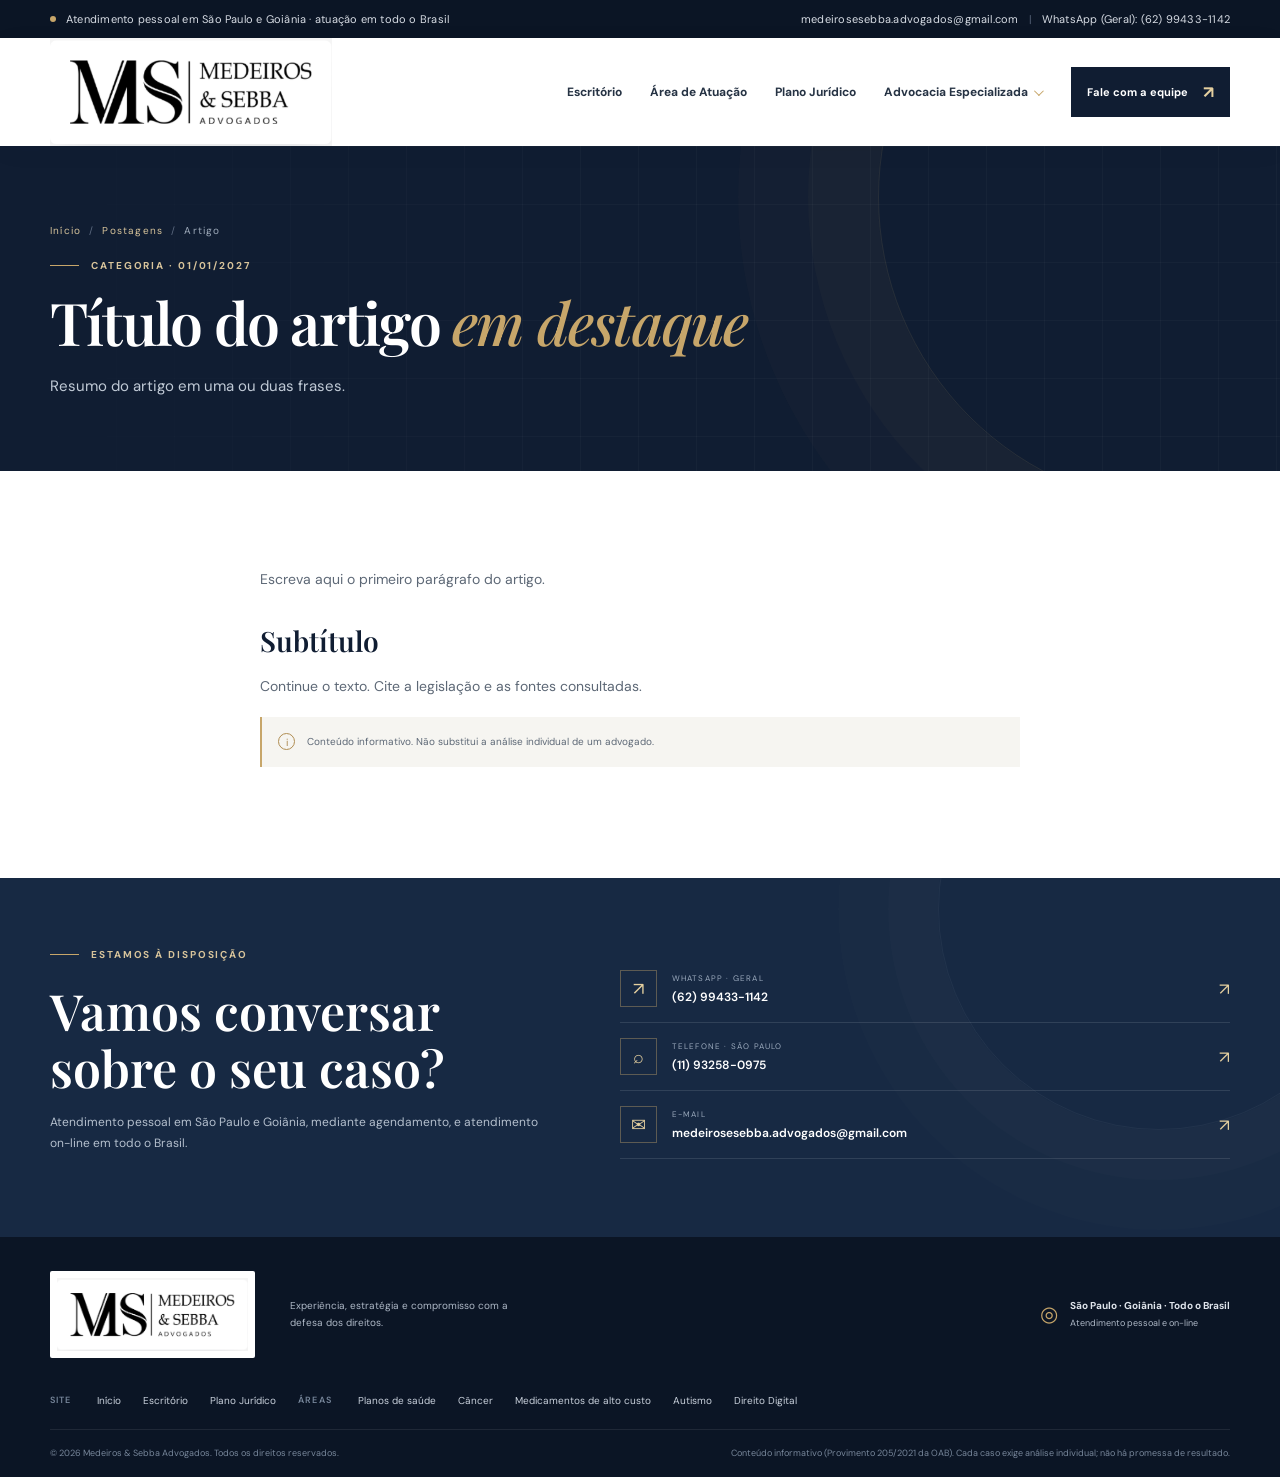
<file: postagens/_modelo/index.html>
<!DOCTYPE html>
<html lang="pt-BR">
<head>
  <meta charset="UTF-8">
  <meta name="viewport" content="width=device-width, initial-scale=1.0">
  <meta name="theme-color" content="#101d32">
  <meta name="description" content="Resumo do artigo em uma frase.">
  <title>Título do artigo | Medeiros & Sebba Advogados</title>
  <link rel="preconnect" href="https://fonts.googleapis.com">
  <link rel="preconnect" href="https://fonts.gstatic.com" crossorigin>
  <link href="https://fonts.googleapis.com/css2?family=DM+Sans:wght@400;500;600;700&family=Playfair+Display:wght@500;600;700&display=swap" rel="stylesheet">
  <link rel="icon" href="../../asset/favicon.png">
  <link rel="apple-touch-icon" href="../../asset/apple-touch-icon.png">
  <link rel="stylesheet" href="../../asset/style.css">
</head>
<body>
  <div class="topline">
    <div class="container top-inner">
      <span><i class="status-dot"></i> Atendimento pessoal em São Paulo e Goiânia · atuação em todo o Brasil</span>
      <div class="top-contact">
        <a href="mailto:medeirosesebba.advogados@gmail.com">medeirosesebba.advogados@gmail.com</a>
        <span class="top-divider">|</span>
        <a href="https://wa.me/5562994331142" target="_blank" rel="noopener">WhatsApp (Geral): (62) 99433-1142</a>
      </div>
    </div>
  </div>

  <header class="site-header">
    <div class="container header-inner">
      <a class="brand" href="../../index.html" aria-label="Medeiros & Sebba Advogados - início">
        <img src="../../asset/logo-medeiros-sebba.png" alt="Medeiros & Sebba Advogados">
      </a>
      <button class="menu-toggle" aria-label="Abrir menu" aria-expanded="false" aria-controls="main-nav">
        <span></span><span></span><span></span>
      </button>
      <nav class="main-nav" id="main-nav" aria-label="Menu principal">
        <a href="../../escritorio/index.html">Escritório</a>
        <a href="../../index.html#areas">Área de Atuação</a>
        <a href="../../plano-juridico/index.html">Plano Jurídico</a>
        <div class="nav-drop">
          <button type="button" aria-expanded="false" aria-haspopup="true">Advocacia Especializada</button>
          <div class="drop-menu">
            <div class="drop-group">DIREITO DA SAÚDE</div>
            <a href="../../atuacao/saude/plano%20de%20saude/index.html">Planos de saúde <small>negativas e reajustes</small></a>
            <a href="../../atuacao/saude/cancer/index.htm">Pacientes com câncer <small>tratamento e benefícios</small></a>
            <a href="../../atuacao/saude/medicamento/index.html">Medicamentos de alto custo <small>plano e SUS</small></a>
            <a href="../../atuacao/saude/autismo/index.html">Autismo (TEA) <small>terapias, BPC, escola e isenções</small></a>
            <div class="drop-group">DIREITO DIGITAL</div>
            <a href="../../atuacao/digital/index.html">Golpes, redes sociais e dados <small>Pix, LGPD, remoção</small></a>
          </div>
        </div>
      </nav>
      <a class="header-cta" href="https://wa.me/5562994331142" target="_blank" rel="noopener">
        <span>Fale com a equipe</span><b aria-hidden="true">↗</b>
      </a>
    </div>
  </header>

  <main>
    <section class="page-hero">
      <div class="hero-grid"></div>
      <div class="container" style="grid-template-columns:1fr">
        <div>
          <div class="crumbs"><a href="../../index.html">Início</a><span>/</span><a href="../../plano-juridico/index.html#postagens">Postagens</a><span>/</span>Artigo</div>
          <div class="eyebrow"><span class="eyebrow-line"></span> CATEGORIA · 01/01/2027</div>
          <h1>Título do artigo <em>em destaque</em></h1>
          <p class="lead">Resumo do artigo em uma ou duas frases.</p>
        </div>
      </div>
    </section>
    <section class="block white">
      <div class="container" style="max-width:760px">
        <article class="about" style="grid-template-columns:1fr">
          <div>
            <p>Escreva aqui o primeiro parágrafo do artigo.</p>
            <h2 style="font:600 28px/1.3 var(--serif);color:var(--navy);margin:30px 0 14px">Subtítulo</h2>
            <p>Continue o texto. Cite a legislação e as fontes consultadas.</p>
            <p class="tech-note"><span>i</span> Conteúdo informativo. Não substitui a análise individual de um advogado.</p>
          </div>
        </article>
      </div>
    </section>

    <section class="contact-section" id="contato">
      <div class="container contact-layout">
        <div><div class="eyebrow"><span class="eyebrow-line"></span> ESTAMOS À DISPOSIÇÃO</div><h2>Vamos conversar<br>sobre o seu caso?</h2><p>Atendimento pessoal em São Paulo e Goiânia, mediante agendamento, e atendimento on-line em todo o Brasil.</p></div>
        <div class="contact-actions"><a class="contact-method" href="https://wa.me/5562994331142" target="_blank" rel="noopener"><span class="method-icon">↗</span><span><small>WHATSAPP · GERAL</small><strong>(62) 99433-1142</strong></span><b>↗</b></a><a class="contact-method" href="tel:+5511932580975"><span class="method-icon">⌕</span><span><small>TELEFONE · SÃO PAULO</small><strong>(11) 93258-0975</strong></span><b>↗</b></a><a class="contact-method" href="mailto:medeirosesebba.advogados@gmail.com"><span class="method-icon">✉</span><span><small>E-MAIL</small><strong>medeirosesebba.advogados@gmail.com</strong></span><b>↗</b></a></div>
      </div>
    </section>
  </main>

  <footer class="site-footer">
    <div class="container footer-main"><a class="footer-brand" href="../../index.html"><img src="../../asset/logo-medeiros-sebba.png" alt="Medeiros & Sebba Advogados"></a><p>Experiência, estratégia e compromisso com a defesa dos direitos.</p><div class="footer-location"><span class="location-mark">◎</span><span><b>São Paulo · Goiânia · Todo o Brasil</b><small>Atendimento pessoal e on-line</small></span></div></div>
    <div class="container footer-links">
      <b>SITE</b><a href="../../index.html">Início</a><a href="../../escritorio/index.html">Escritório</a><a href="../../plano-juridico/index.html">Plano Jurídico</a>
      <b>ÁREAS</b><a href="../../atuacao/saude/plano%20de%20saude/index.html">Planos de saúde</a><a href="../../atuacao/saude/cancer/index.htm">Câncer</a><a href="../../atuacao/saude/medicamento/index.html">Medicamentos de alto custo</a><a href="../../atuacao/saude/autismo/index.html">Autismo</a><a href="../../atuacao/digital/index.html">Direito Digital</a>
    </div>
    <div class="container footer-bottom"><span>© <span id="current-year">2026</span> Medeiros &amp; Sebba Advogados. Todos os direitos reservados.</span><span>Conteúdo informativo (Provimento 205/2021 da OAB). Cada caso exige análise individual; não há promessa de resultado.</span></div>
  </footer>
  <script src="../../asset/script.js"></script>
</body>
</html>
</file>
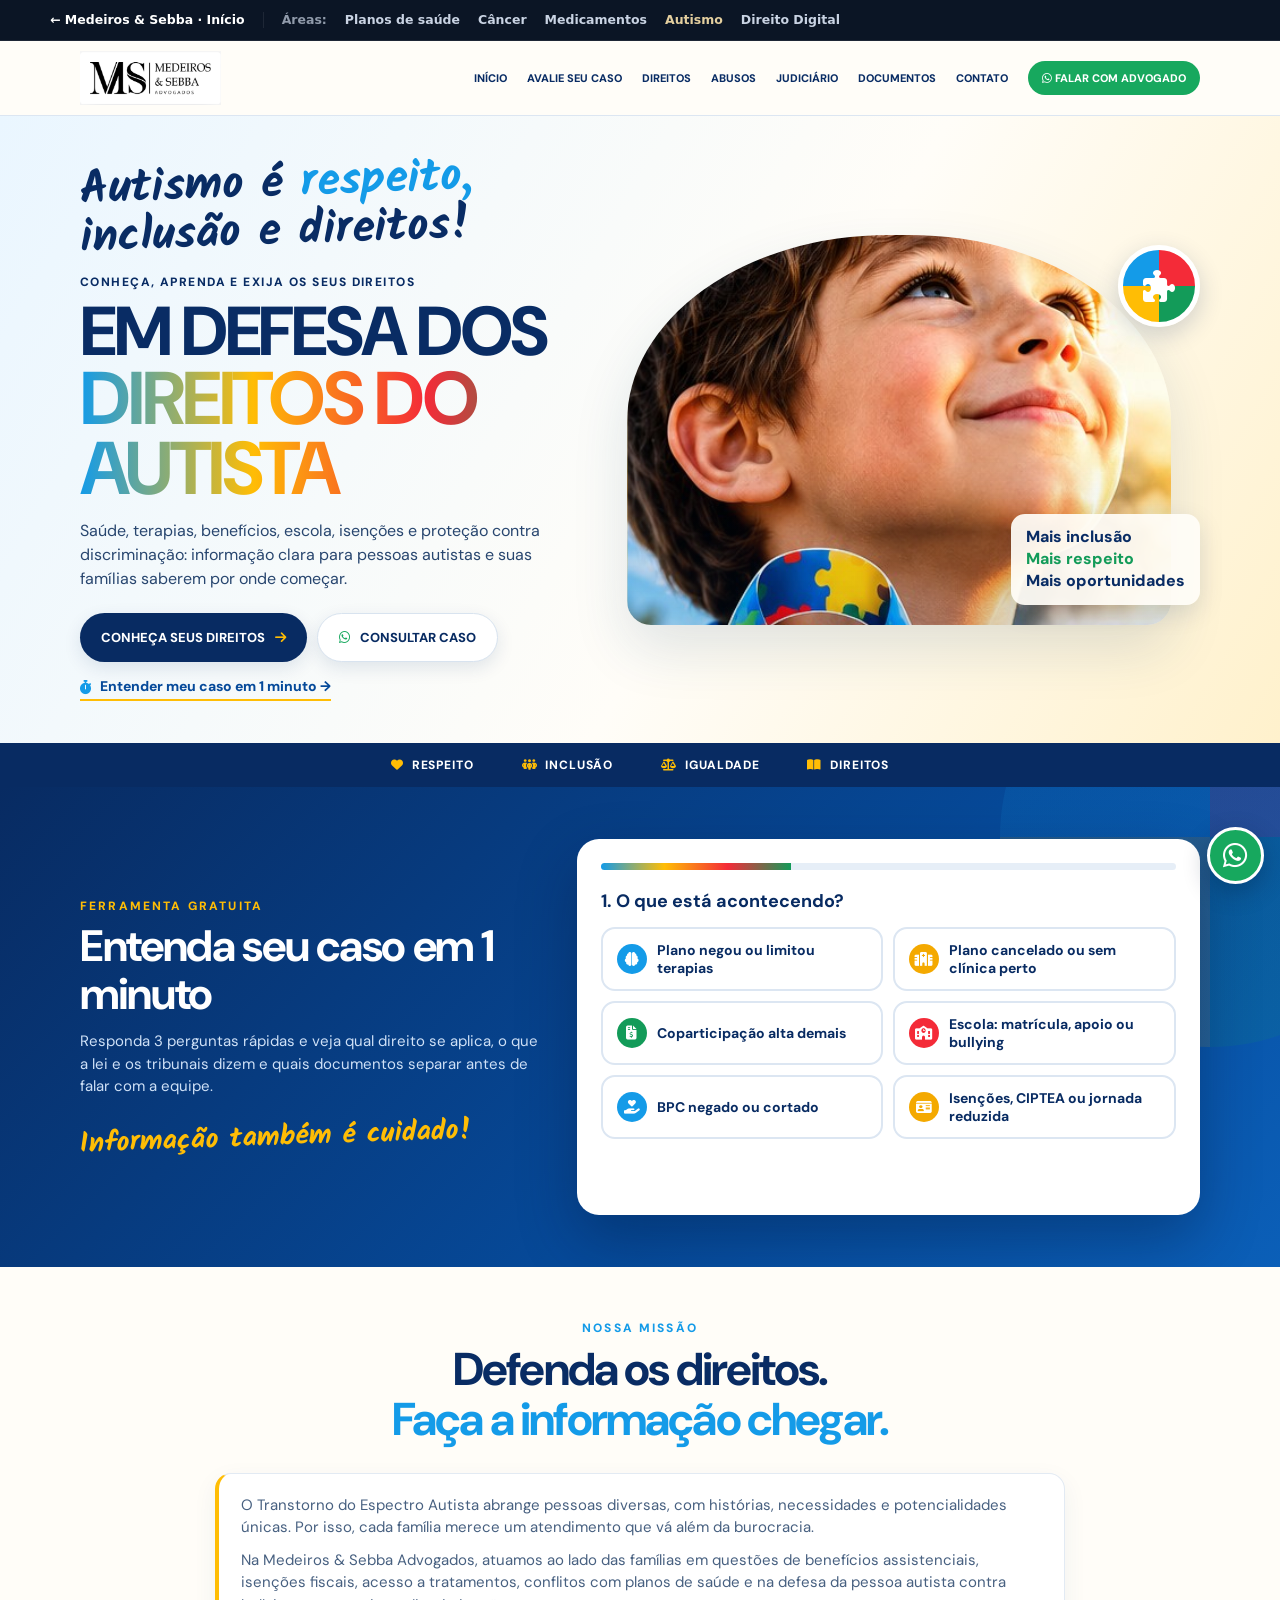
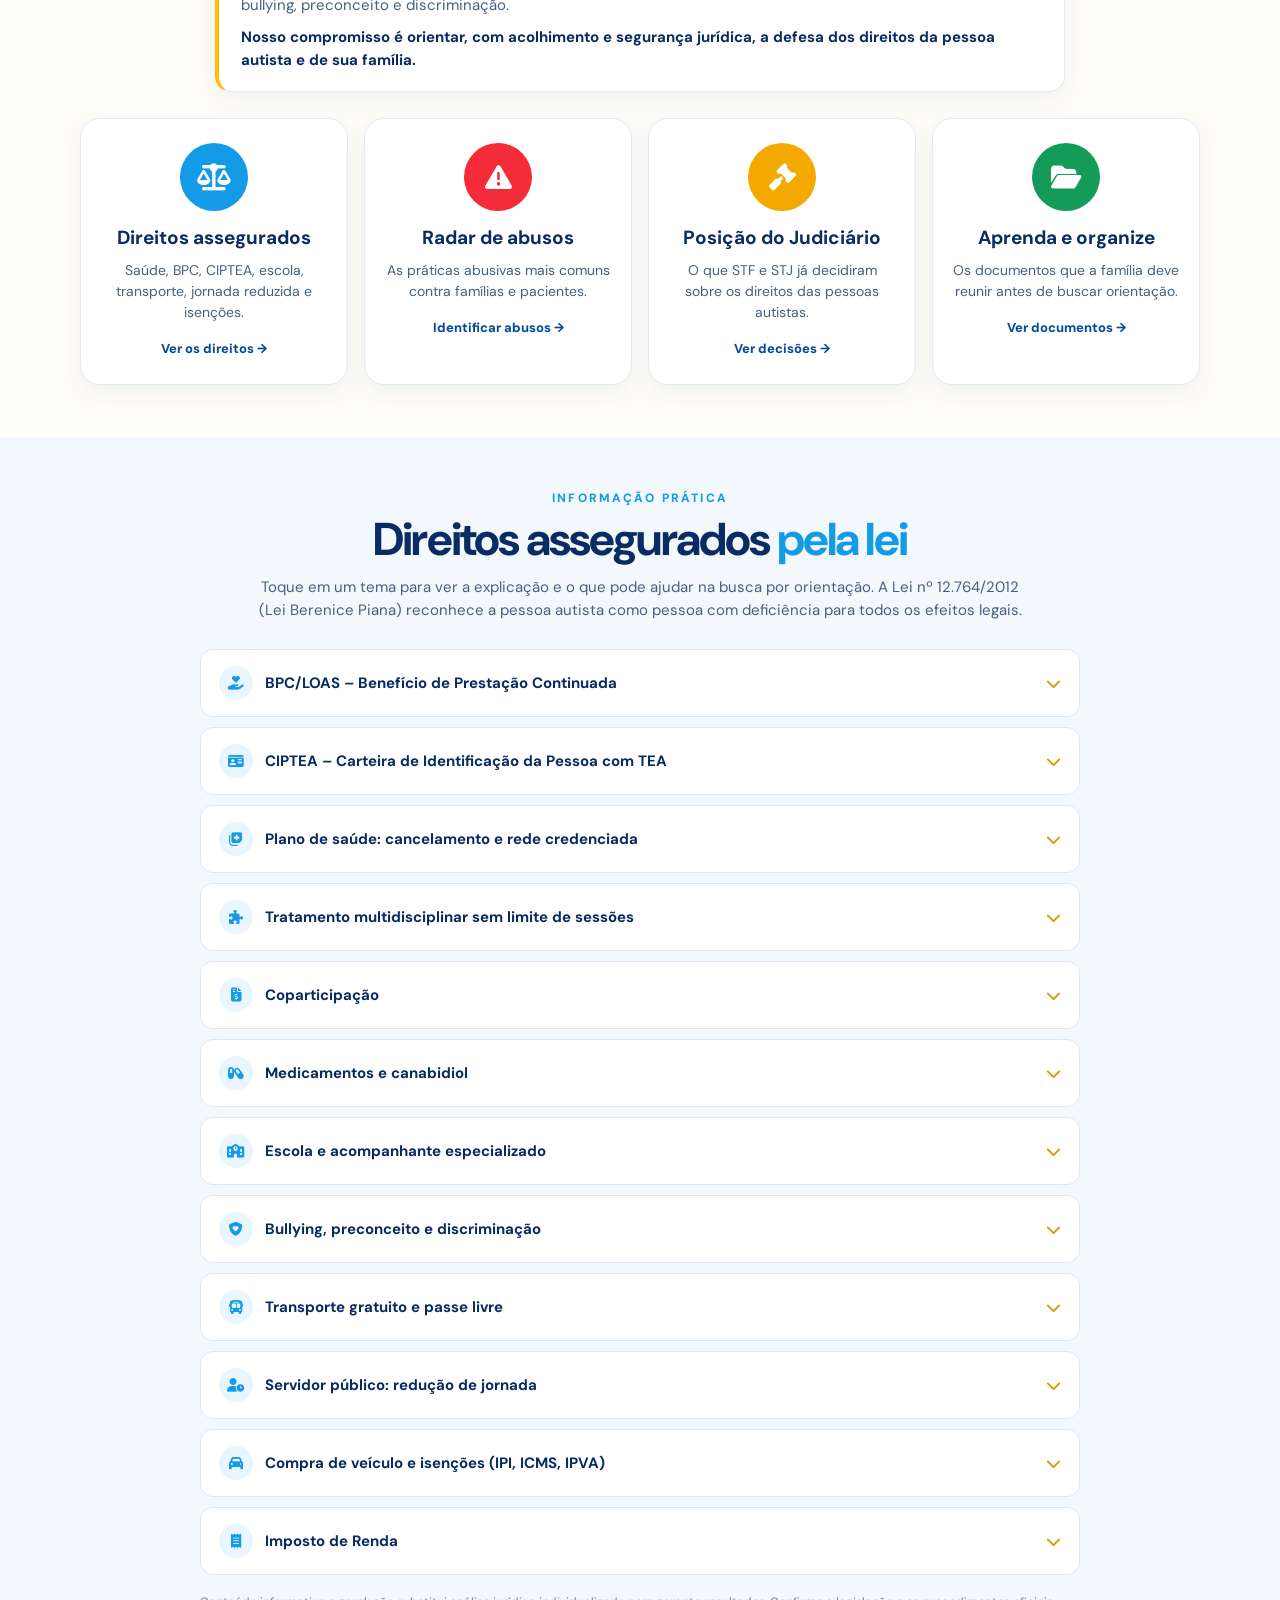
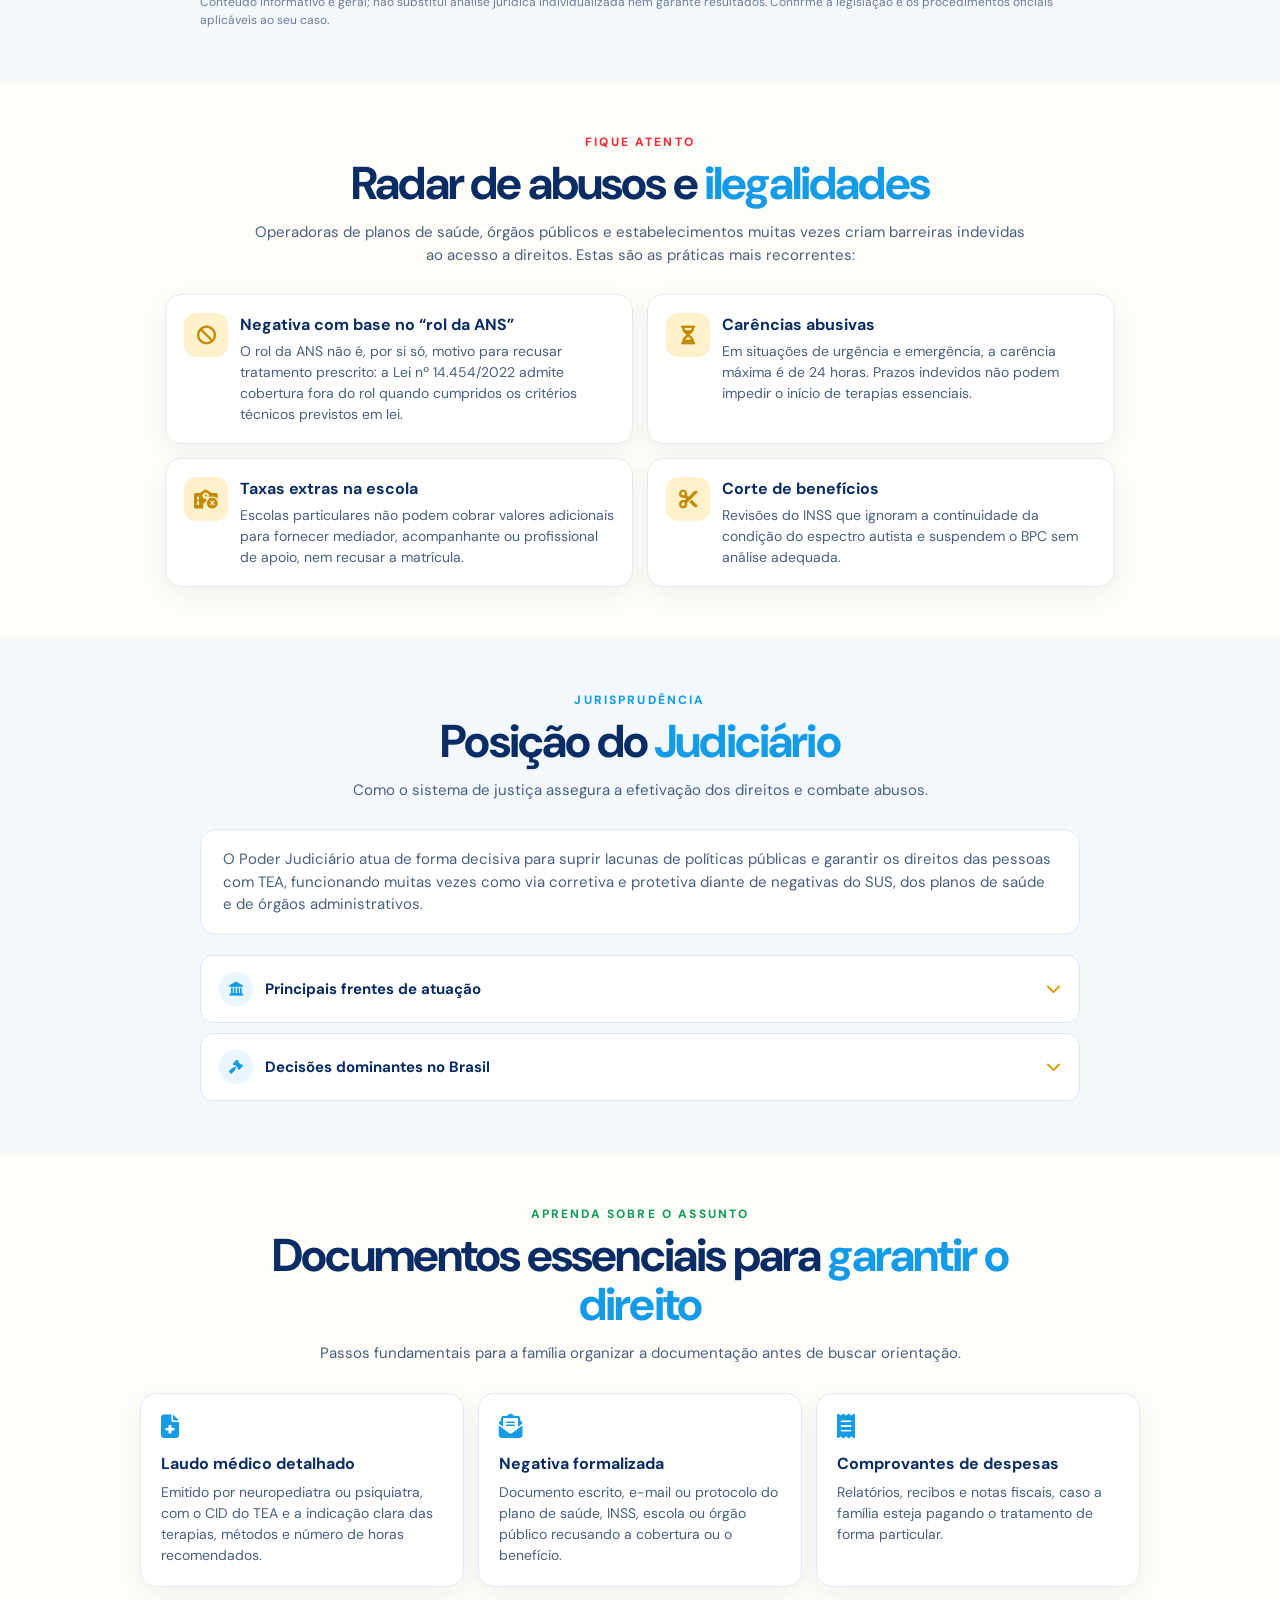
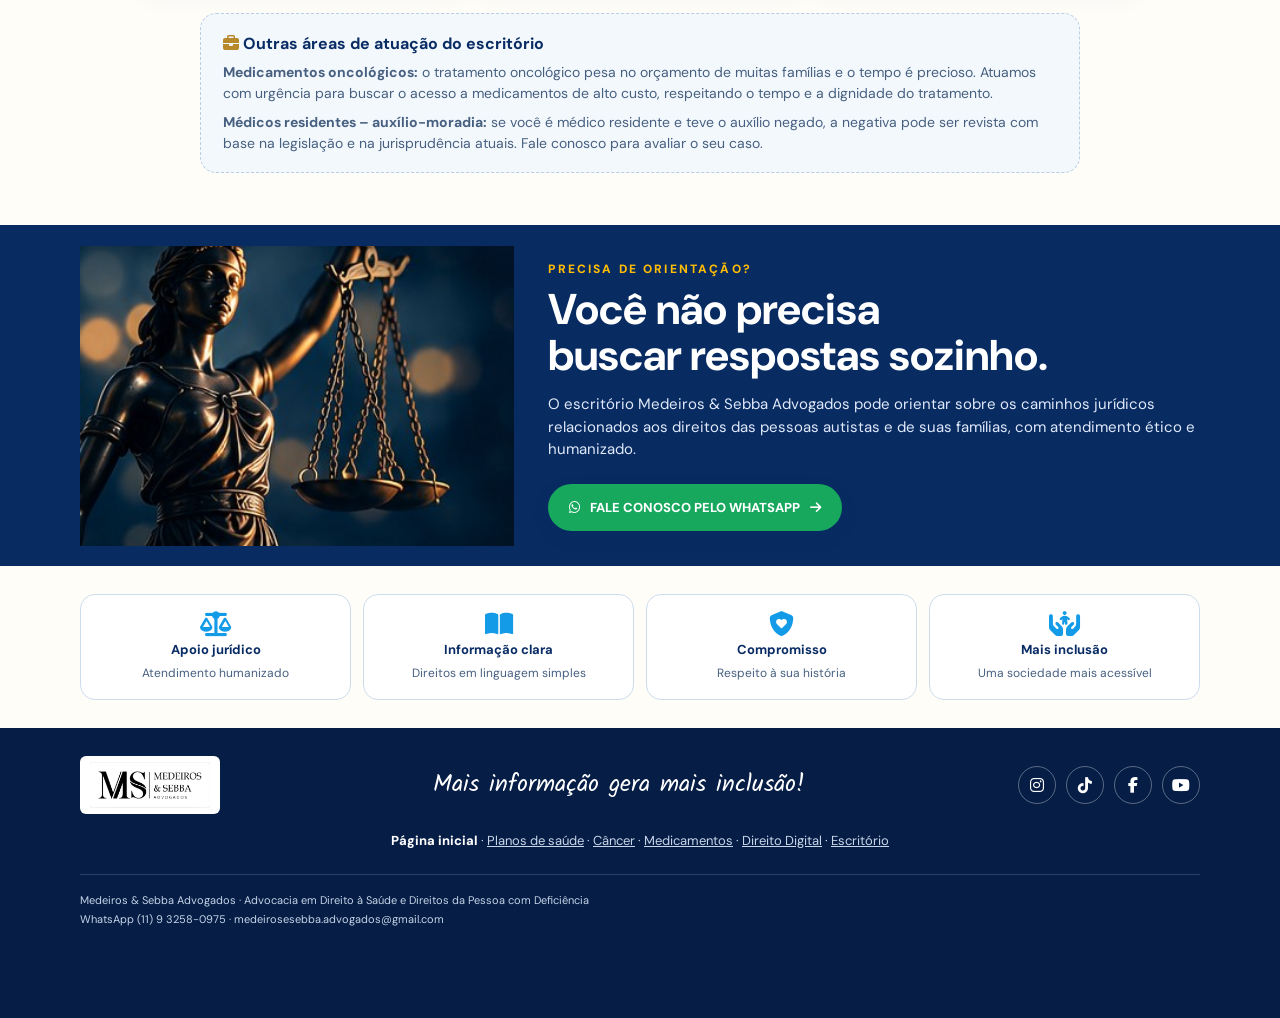
<file: atuacao/saude/autismo/index.html>
<!doctype html>
<html lang="pt-BR"><head><meta charset="utf-8"><meta name="viewport" content="width=device-width,initial-scale=1,viewport-fit=cover">
<meta name="theme-color" content="#082b62"><meta name="description" content="Conheça os direitos das pessoas autistas e de suas famílias: saúde, terapias, BPC, CIPTEA, escola, isenções e proteção contra discriminação.">
<title>Em Defesa do Autista | Medeiros &amp; Sebba Advogados</title>
<link rel="preconnect" href="https://fonts.googleapis.com"><link rel="preconnect" href="https://fonts.gstatic.com" crossorigin>
<link href="https://fonts.googleapis.com/css2?family=DM+Sans:wght@400;500;600;700;800&family=Kalam:wght@400;700&display=swap" rel="stylesheet">
<link rel="stylesheet" href="https://cdnjs.cloudflare.com/ajax/libs/font-awesome/6.5.1/css/all.min.css">
<style>
:root{--blue:#082b62;--blue2:#064a9a;--sky:#149be8;--yellow:#ffbd05;--gold:#b8892a;--gold-light:#e2bd62;--red:#f42b38;--green:#139b59;--paper:#fffdf8;--text:#092c64;--muted:#476080;--line:#d8e3ef}
*{box-sizing:border-box}html{scroll-behavior:smooth;scroll-padding-top:78px}body{margin:0;background:var(--paper);color:var(--text);font-family:"DM Sans",sans-serif;line-height:1.5}a{color:inherit}.container{width:min(1120px,calc(100% - 36px));margin:auto}
/* LOGO */
.brand{display:flex;align-items:center;text-decoration:none}.logo{display:block;height:54px;width:auto}
header{position:sticky;top:0;z-index:30;background:#fffdf8f5;backdrop-filter:blur(14px);border-bottom:1px solid #dce6f2}.nav{min-height:74px;display:flex;align-items:center;justify-content:space-between;gap:16px}.navlinks{display:flex;gap:20px;align-items:center}.navlinks a{text-decoration:none;text-transform:uppercase;font-size:11px;font-weight:800}.navlinks a:hover{color:var(--sky)}.navlinks .nav-wa{background:#17a85e;color:white;padding:9px 14px;border-radius:999px}.navlinks .nav-wa:hover{color:white;background:#128a4d}.menu-btn{display:none;border:0;background:var(--blue);color:white;border-radius:10px;width:42px;height:42px;font-size:18px}
.hero{overflow:hidden;background:linear-gradient(120deg,#eaf6ff,#fffdf8 58%,#fff1cc);padding:42px 0}.hero-grid{display:grid;grid-template-columns:.95fr 1.05fr;align-items:center;gap:28px}.handwritten{font-family:Kalam,cursive;font-size:clamp(29px,4vw,46px);font-weight:700;line-height:1.05;margin:0 0 18px;transform:rotate(-2deg)}.handwritten span{color:var(--sky)}.kicker{font-weight:800;letter-spacing:.12em;text-transform:uppercase;font-size:12px}.hero h1{margin:8px 0 15px;text-transform:uppercase;font-size:clamp(40px,5.4vw,72px);font-weight:800;letter-spacing:-.045em;line-height:.94}.hero h1 span{display:block}.hero h1 strong{display:block;font-size:1.08em;background:linear-gradient(90deg,var(--sky),var(--yellow),var(--red),var(--green));color:transparent;background-clip:text;-webkit-background-clip:text}.hero-copy p{font-size:16px;color:#28466f;max-width:490px;margin:0 0 22px}.hero-actions{display:flex;gap:10px;flex-wrap:wrap}.btn{display:inline-flex;align-items:center;justify-content:center;gap:10px;padding:14px 21px;border-radius:999px;text-decoration:none;font-size:13px;font-weight:800;text-transform:uppercase;box-shadow:0 6px 18px #082b621c}.primary{background:var(--blue);color:white}.primary i{color:var(--yellow)}.ghost{background:white;color:var(--blue);border:1px solid var(--line)}.ghost i{color:#17a85e}.hero-art{position:relative;min-height:390px}.child-photo{position:absolute;inset:0 5% 0 0;border-radius:48% 48% 24px 24px;overflow:hidden;background:linear-gradient(0deg,#082b6222,transparent 45%),url('assets/crianca-autismo.jpg') center 25%/cover;box-shadow:0 24px 55px #16436c22}.puzzle{position:absolute;top:10px;right:0;width:82px;height:82px;border-radius:50%;background:conic-gradient(var(--red) 0 25%,var(--green) 25% 50%,var(--yellow) 50% 75%,var(--sky) 75%);display:grid;place-items:center;color:white;font-size:32px;border:5px solid white;box-shadow:0 8px 24px #082b6230}.note{position:absolute;right:0;bottom:20px;background:#fffdf8ed;padding:12px 15px;border-radius:14px;box-shadow:0 8px 25px #082b6220;font-weight:800;line-height:1.4}.note span{display:block;color:var(--green)}
.strip{background:var(--blue);color:white;padding:13px 0}.inline-values{display:flex;justify-content:center;gap:clamp(15px,4vw,48px);flex-wrap:wrap;font-size:12px;font-weight:800;text-transform:uppercase;letter-spacing:.07em}.inline-values span{display:flex;gap:8px;align-items:center}.inline-values i{color:var(--yellow)}
.section{padding:52px 0}.heading{text-align:center;max-width:780px;margin:0 auto 28px}.eyebrow{font-size:12px;text-transform:uppercase;letter-spacing:.18em;font-weight:800;color:var(--sky)}.heading h2{font-size:clamp(30px,4.5vw,46px);line-height:1.08;letter-spacing:-.04em;margin:8px 0 12px}.heading h2 span{color:var(--sky)}.heading p{color:var(--muted);margin:0;font-size:15px}
.mission-box{max-width:850px;margin:0 auto 26px;background:white;border:1px solid #e2eaf3;border-left:4px solid var(--yellow);border-radius:16px;padding:20px 22px;color:var(--muted);font-size:15px;box-shadow:0 8px 24px #123c6810}.mission-box p{margin:0 0 10px}.mission-box p:last-child{margin:0;color:var(--blue);font-weight:700}
.topic-grid{display:grid;grid-template-columns:repeat(4,1fr);gap:16px}.topic{background:white;border:1px solid #e2eaf3;border-radius:20px;padding:24px 19px;text-align:center;box-shadow:0 8px 24px #123c6810}.topic-icon{width:68px;height:68px;margin:0 auto 13px;border-radius:50%;display:grid;place-items:center;color:white;font-size:27px}.blue{background:var(--sky)}.gold{background:#f4a900}.green{background:var(--green)}.red{background:var(--red)}.topic h3{font-size:19px;margin:0 0 7px}.topic p{font-size:14px;color:var(--muted);margin:0 0 13px}.text-link{font-size:13px;font-weight:800;color:var(--blue2);text-decoration:none}
.details{background:#f3f8fd}.accordion{max-width:880px;margin:auto;display:grid;gap:10px}.acc{border:1px solid #dce6f2;border-radius:13px;overflow:hidden;background:white}.acc>button{width:100%;padding:16px 18px;background:white;border:0;display:flex;justify-content:space-between;gap:14px;text-align:left;align-items:center;color:var(--blue);font:700 15px "DM Sans",sans-serif;cursor:pointer}.acc>button .lbl{display:flex;align-items:center;gap:12px}.acc>button .num{flex:none;width:34px;height:34px;border-radius:50%;display:grid;place-items:center;background:#eaf6ff;color:var(--sky);font-size:14px}.acc>button>i{color:#d99c00;transition:transform .2s}.answer{display:none;padding:2px 20px 20px;color:var(--muted);font-size:14px;border-top:1px solid #edf2f8}.acc.open .answer{display:block}.acc.open>button>i{transform:rotate(180deg)}
.answer h4{color:var(--blue);font-size:15px;margin:16px 0 6px}.answer p{margin:0 0 9px}.answer ul,.answer ol{margin:6px 0 10px;padding-left:20px}.answer li{margin-bottom:6px}.answer strong{color:var(--text)}.tip{background:#fff7dc;border-radius:10px;padding:10px 12px;color:#6b5000;font-size:13px;margin-top:10px}.tip i{color:#d99c00;margin-right:6px}
.disclaimer{font-size:12px;color:#6a7d94;max-width:880px;margin:18px auto 0}
.radar-grid{display:grid;grid-template-columns:repeat(2,1fr);gap:14px;max-width:950px;margin:auto}.radar{background:white;border:1px solid #e2eaf3;border-radius:16px;padding:18px;display:grid;grid-template-columns:44px 1fr;gap:12px;box-shadow:0 8px 24px #123c6810}.radar .ri{width:44px;height:44px;border-radius:12px;background:#fff1cc;color:#c48b00;display:grid;place-items:center;font-size:19px}.radar h3{font-size:16px;margin:0 0 4px}.radar p{margin:0;color:var(--muted);font-size:14px}
.intro-box{max-width:880px;margin:0 auto 20px;background:white;border:1px solid #e2eaf3;border-radius:16px;padding:18px 22px;color:var(--muted);font-size:15px}
.docs-grid{display:grid;grid-template-columns:repeat(3,1fr);gap:14px;max-width:1000px;margin:auto}.doc{background:white;border:1px solid #e2eaf3;border-radius:16px;padding:20px;box-shadow:0 8px 24px #123c6810}.doc i{font-size:24px;color:var(--sky)}.doc h3{font-size:16px;margin:10px 0 6px}.doc p{margin:0;color:var(--muted);font-size:14px}
.other{max-width:880px;margin:26px auto 0;background:#f3f8fd;border:1px dashed #b9cde3;border-radius:16px;padding:18px 22px}.other h3{margin:0 0 6px;font-size:16px}.other p{margin:0 0 8px;color:var(--muted);font-size:14px}.other p:last-child{margin:0}
.contact{background:var(--blue);color:white}.contact-grid{display:grid;grid-template-columns:.8fr 1.2fr;align-items:center;gap:34px}.justice{min-height:300px;background:url('assets/justica.jpg') center/cover no-repeat}.contact-copy{padding:35px 0}.contact h2{font-size:clamp(30px,4vw,43px);line-height:1.08;margin:8px 0 12px}.contact p{color:#e1eafa;font-size:15px}.whatsapp{background:#17a85e;color:white;margin-top:8px}.promise-grid{display:grid;grid-template-columns:repeat(4,1fr);gap:12px;padding:28px 0}.promise{text-align:center;border:1px solid #cddcec;border-radius:15px;padding:17px 10px;background:white}.promise i{color:var(--sky);font-size:25px}.promise strong{display:block;font-size:13px}.promise span{display:block;color:var(--muted);font-size:12px;margin-top:4px}
footer{background:#061e46;color:white;padding:28px 0 90px}.footer-top{display:flex;align-items:center;justify-content:space-between;gap:20px}.slogan{font-family:Kalam,cursive;font-size:24px}.socials{display:flex;gap:10px}.socials a{width:38px;height:38px;display:grid;place-items:center;border:1px solid #ffffff55;border-radius:50%;text-decoration:none}.socials a:hover{border-color:var(--gold-light);color:var(--gold-light)}.copyright{border-top:1px solid #ffffff26;margin-top:20px;padding-top:16px;color:#c5d4e8;font-size:11px;line-height:1.7}.float-wa{position:fixed;z-index:40;right:16px;bottom:16px;background:#17a85e;color:white;width:57px;height:57px;border-radius:50%;display:grid;place-items:center;font-size:28px;text-decoration:none;box-shadow:0 8px 24px #001a3a50;border:3px solid white}
@media(max-width:1000px){.navlinks{gap:14px}.topic-grid{grid-template-columns:repeat(2,1fr)}.docs-grid{grid-template-columns:repeat(2,1fr)}}
@media(max-width:780px){.container{width:min(100% - 30px,600px)}.nav{min-height:66px}.logo{height:44px}.menu-btn{display:block}.navlinks{display:none;position:absolute;left:0;right:0;top:66px;background:#fffdf8;padding:14px 22px 20px;box-shadow:0 12px 20px #092c6417;flex-direction:column;align-items:stretch;gap:0}.navlinks.show{display:flex}.navlinks a{padding:13px 4px;border-bottom:1px solid var(--line);font-size:13px}.navlinks .nav-wa{margin-top:12px;text-align:center;border:0}.hero{padding:25px 0 30px}.hero-grid{grid-template-columns:1fr;gap:18px}.hero-art{min-height:280px;order:-1}.child-photo{inset:0 12% 0 0;border-radius:30px 85px 30px 30px;background-position:center 25%}.puzzle{width:70px;height:70px;font-size:27px}.note{font-size:12px;bottom:10px;padding:10px 12px}.handwritten{font-size:33px;margin-bottom:13px}.kicker{font-size:10px}.hero h1{font-size:clamp(42px,12vw,60px)}.hero-copy p{font-size:15px;line-height:1.55}.btn{width:100%;min-height:48px}.inline-values{gap:10px 17px;font-size:10px}.section{padding:40px 0}.heading{margin-bottom:22px}.heading h2{font-size:32px}.heading p{font-size:14px}.mission-box{font-size:14px;padding:16px 18px}.topic-grid{grid-template-columns:1fr;gap:11px}.topic{display:grid;grid-template-columns:56px 1fr;grid-template-rows:auto auto auto;column-gap:13px;text-align:left;padding:16px;border-radius:16px}.topic-icon{width:54px;height:54px;grid-row:1/4;margin:0;font-size:22px}.topic h3{font-size:17px;align-self:end}.topic p{font-size:13px;margin:4px 0 7px}.text-link{font-size:12px}.acc>button{font-size:14px;padding:14px}.acc>button .num{width:30px;height:30px;font-size:12px}.answer{padding:2px 15px 16px;font-size:13.5px}.radar-grid,.docs-grid{grid-template-columns:1fr}.contact-grid{grid-template-columns:1fr;gap:0}.justice{min-height:200px;background-position:center 35%;mask-image:linear-gradient(black 70%,transparent)}.contact-copy{padding:0 0 30px}.contact h2{font-size:32px}.contact p{font-size:14px}.promise-grid{grid-template-columns:repeat(2,1fr);gap:9px;padding:20px 0}.promise{padding:14px 8px}.promise strong{font-size:12px}.promise span{font-size:11px}.footer-top{flex-direction:column;text-align:center}.slogan{font-size:22px}.socials{justify-content:center}.copyright{text-align:center}footer{padding-bottom:95px}}
@media(max-width:360px){.logo{height:38px}.hero-art{min-height:245px}.handwritten{font-size:29px}.hero h1{font-size:41px}.topic{grid-template-columns:47px 1fr;padding:13px}.topic-icon{width:45px;height:45px;font-size:19px}.promise-grid{grid-template-columns:1fr 1fr}}
@media(prefers-reduced-motion:reduce){html{scroll-behavior:auto}*{transition:none!important}}

/* ===== Atualização 10/2026: logo padrão, avaliador e navegação do site ===== */
.logo-foot{background:#fff;padding:6px 10px;border-radius:6px;height:58px}
.quiz-cta{display:inline-flex;align-items:center;gap:8px;margin-top:14px;font-weight:800;font-size:14px;color:var(--blue2);text-decoration:none;border-bottom:2px solid var(--yellow);padding-bottom:2px}
.quiz-cta i{color:var(--sky)}
.quiz-sec{background:linear-gradient(135deg,#082b62,#064a9a 60%,#0b5fb8);color:#fff;position:relative;overflow:hidden}
.quiz-sec:before{content:"";position:absolute;width:420px;height:420px;border-radius:50%;right:-140px;top:-160px;background:conic-gradient(#f42b38 0 25%,#139b59 25% 50%,#ffbd05 50% 75%,#149be8 75%);opacity:.12}
.quiz-grid{position:relative;display:grid;grid-template-columns:.85fr 1.15fr;gap:36px;align-items:center}
.quiz-intro .eyebrow{color:var(--yellow)}
.quiz-intro h2{font-size:clamp(30px,4.2vw,44px);line-height:1.08;letter-spacing:-.03em;margin:8px 0 12px}
.quiz-intro p{color:#cfe1f7;font-size:15px;margin:0}
.quiz-intro .hand{display:block;font-family:Kalam,cursive;font-size:28px;font-weight:700;color:var(--yellow);margin-top:18px;transform:rotate(-2deg)}
.quiz-box{background:#fff;color:var(--text);border-radius:22px;padding:24px;box-shadow:0 24px 60px #00122f55}
.q-prog{height:7px;border-radius:9px;background:#e6eef7;overflow:hidden;margin-bottom:18px}
.q-prog i{display:block;height:100%;width:33%;background:linear-gradient(90deg,var(--sky),var(--yellow),var(--red),var(--green));transition:width .35s}
.q-step{display:none}.q-step.on{display:block;animation:qf .3s ease}
@keyframes qf{from{opacity:0;transform:translateY(6px)}to{opacity:1;transform:none}}
.q-step h3{font-size:18px;margin:0 0 12px;color:var(--blue)}
.q-opts{display:grid;grid-template-columns:1fr 1fr;gap:10px}
.q-opt{display:flex;align-items:center;gap:10px;text-align:left;min-height:58px;padding:12px 14px;border:2px solid #dce6f2;border-radius:14px;background:#fff;color:var(--blue);font:700 14px "DM Sans",sans-serif;cursor:pointer;transition:.2s}
.q-opt i{width:30px;height:30px;flex:none;border-radius:50%;display:grid;place-items:center;font-size:14px;color:#fff;background:var(--sky)}
.q-opt:nth-child(4n+2) i{background:#f4a900}.q-opt:nth-child(4n+3) i{background:var(--green)}.q-opt:nth-child(4n+4) i{background:var(--red)}
.q-opt:hover{border-color:var(--sky);background:#f2f9ff}
.q-opt.sel{border-color:var(--green);background:#eefaf3}
.q-nav{display:flex;justify-content:space-between;margin-top:14px}
.q-nav button{border:1px solid var(--line);background:#fff;color:var(--blue);border-radius:999px;padding:10px 16px;font:800 12px "DM Sans",sans-serif;text-transform:uppercase;cursor:pointer}
.q-res{background:#fff8e1;border:2px solid #ffe08a;border-radius:16px;padding:16px 18px;margin-bottom:14px}
.q-res h4{margin:0 0 4px;color:var(--blue);font-size:17px}
.q-res .lawtag{display:inline-block;font-size:12px;font-weight:800;color:var(--blue2);background:#eaf4ff;border-radius:8px;padding:3px 9px;margin:4px 0 8px}
.q-res p{margin:0 0 8px;color:#28466f;font-size:14px}
.q-res ul{margin:6px 0 0;padding-left:20px;color:#28466f;font-size:14px}
.q-res li{margin:4px 0}
.q-res .alert{background:#ffe9eb;border:1px solid #ffc2c7;border-radius:10px;padding:9px 12px;color:#8a1520;font-size:13.5px;margin:8px 0}
.q-res a.more{display:inline-block;margin-top:8px;font-weight:800;color:var(--blue2);font-size:13px}
.q-send{width:100%;display:flex;align-items:center;justify-content:center;gap:10px;min-height:52px;border-radius:999px;background:#17a85e;color:#fff;text-decoration:none;font-weight:800;text-transform:uppercase;font-size:13px}
.q-note{display:block;color:var(--muted);font-size:12px;margin-top:10px}
@media(max-width:860px){.quiz-grid{grid-template-columns:1fr;gap:22px}}
@media(max-width:520px){.q-opts{grid-template-columns:1fr}.quiz-box{padding:18px 14px}}
.acc:target{box-shadow:0 0 0 3px var(--yellow)}
</style></head><body>

<!-- NAVEGAÇÃO DO SITE (liga esta página à página inicial e às demais áreas) -->
<nav class="sitebar" aria-label="Navegação do site" style="background:#0b1525;border-bottom:1px solid rgba(255,255,255,.08);font:600 12.5px/1 system-ui,-apple-system,Segoe UI,sans-serif">
  <div style="width:min(1180px,100% - 32px);margin:0 auto;display:flex;align-items:center;gap:18px;min-height:40px;overflow-x:auto;scrollbar-width:none">
    <a href="../../../index.html" style="color:#fff;font-weight:800;white-space:nowrap;text-decoration:none">← Medeiros &amp; Sebba · Início</a>
    <span style="width:1px;height:16px;background:rgba(255,255,255,.08);flex:none"></span>
    <span style="color:#c9d3e3;opacity:.7;white-space:nowrap">Áreas:</span><a href="../plano%20de%20saude/index.html" style="color:#c9d3e3;font-weight:600;white-space:nowrap;text-decoration:none">Planos de saúde</a><a href="../cancer/index.htm" style="color:#c9d3e3;font-weight:600;white-space:nowrap;text-decoration:none">Câncer</a><a href="../medicamento/index.html" style="color:#c9d3e3;font-weight:600;white-space:nowrap;text-decoration:none">Medicamentos</a><a href="index.html" style="color:#e4cf9f;font-weight:800;white-space:nowrap;text-decoration:none" aria-current=page>Autismo</a><a href="../../digital/index.html" style="color:#c9d3e3;font-weight:600;white-space:nowrap;text-decoration:none">Direito Digital</a>
  </div>
</nav>
<header><div class="container nav">
<a class="brand" href="../../../index.html" aria-label="Medeiros &amp; Sebba Advogados – página inicial"><img class="logo" src="../../../asset/logo-medeiros-sebba.png" alt="Medeiros &amp; Sebba Advogados"></a>
<nav class="navlinks" id="navlinks"><a href="#inicio">Início</a><a href="#avaliacao">Avalie seu caso</a><a href="#direitos">Direitos</a><a href="#radar">Abusos</a><a href="#judiciario">Judiciário</a><a href="#documentos">Documentos</a><a href="#contato">Contato</a><a class="nav-wa" href="https://wa.me/556294331142?text=Ol%C3%A1!%20Gostaria%20de%20orienta%C3%A7%C3%A3o%20jur%C3%ADdica%20sobre%20TEA." target="_blank" rel="noopener"><i class="fa-brands fa-whatsapp"></i> Falar com advogado</a></nav>
<button class="menu-btn" id="menuBtn" aria-label="Abrir menu" aria-expanded="false"><i class="fa-solid fa-bars"></i></button></div></header>

<main>
<section class="hero" id="inicio"><div class="container hero-grid"><div class="hero-copy"><div class="handwritten">Autismo é <span>respeito,</span><br>inclusão e direitos!</div><div class="kicker">Conheça, aprenda e exija os seus direitos</div><h1><span>Em defesa dos</span><strong>direitos do autista</strong></h1><p>Saúde, terapias, benefícios, escola, isenções e proteção contra discriminação: informação clara para pessoas autistas e suas famílias saberem por onde começar.</p><div class="hero-actions"><a class="btn primary" href="#direitos">Conheça seus direitos <i class="fa-solid fa-arrow-right"></i></a><a class="btn ghost" href="https://wa.me/556294331142?text=Ol%C3%A1!%20Gostaria%20de%20uma%20avalia%C3%A7%C3%A3o%20sobre%20os%20direitos%20do%20meu%20filho." target="_blank" rel="noopener"><i class="fa-brands fa-whatsapp"></i> Consultar caso</a></div><a class="quiz-cta" href="#avaliacao"><i class="fa-solid fa-stopwatch"></i> Entender meu caso em 1 minuto →</a></div><div class="hero-art"><div class="child-photo" role="img" aria-label="Criança com símbolo colorido do autismo"></div><div class="puzzle"><i class="fa-solid fa-puzzle-piece"></i></div><div class="note">Mais inclusão<span>Mais respeito</span>Mais oportunidades</div></div></div></section>

<div class="strip"><div class="container inline-values"><span><i class="fa-solid fa-heart"></i> Respeito</span><span><i class="fa-solid fa-people-group"></i> Inclusão</span><span><i class="fa-solid fa-scale-balanced"></i> Igualdade</span><span><i class="fa-solid fa-book-open"></i> Direitos</span></div></div>


<section class="section quiz-sec" id="avaliacao"><div class="container quiz-grid">
<div class="quiz-intro"><div class="eyebrow">Ferramenta gratuita</div><h2>Entenda seu caso em 1 minuto</h2><p>Responda 3 perguntas rápidas e veja qual direito se aplica, o que a lei e os tribunais dizem e quais documentos separar antes de falar com a equipe.</p><span class="hand">Informação também é cuidado!</span></div>
<div class="quiz-box" id="quiz" aria-live="polite">
<div class="q-prog"><i id="qBar"></i></div>
<div class="q-step on" data-step="1"><h3>1. O que está acontecendo?</h3><div class="q-opts" data-key="caso">
<button class="q-opt" data-v="terapias"><i class="fa-solid fa-brain"></i>Plano negou ou limitou terapias</button>
<button class="q-opt" data-v="plano"><i class="fa-solid fa-hospital"></i>Plano cancelado ou sem clínica perto</button>
<button class="q-opt" data-v="copart"><i class="fa-solid fa-file-invoice-dollar"></i>Coparticipação alta demais</button>
<button class="q-opt" data-v="escola"><i class="fa-solid fa-school"></i>Escola: matrícula, apoio ou bullying</button>
<button class="q-opt" data-v="bpc"><i class="fa-solid fa-hand-holding-heart"></i>BPC negado ou cortado</button>
<button class="q-opt" data-v="beneficios"><i class="fa-solid fa-id-card"></i>Isenções, CIPTEA ou jornada reduzida</button>
</div></div>
<div class="q-step" data-step="2"><h3>2. Como está a situação agora?</h3><div class="q-opts" data-key="fase">
<button class="q-opt" data-v="pedir"><i class="fa-solid fa-pen"></i>Ainda vou fazer o pedido</button>
<button class="q-opt" data-v="negado"><i class="fa-solid fa-ban"></i>Recebi uma negativa</button>
<button class="q-opt" data-v="interrompido"><i class="fa-solid fa-circle-pause"></i>Tratamento ou benefício já parou</button>
<button class="q-opt" data-v="pagando"><i class="fa-solid fa-wallet"></i>Estou pagando do próprio bolso</button>
</div></div>
<div class="q-step" data-step="3"><h3>3. Quais documentos você já tem?</h3><div class="q-opts" data-key="docs">
<button class="q-opt" data-v="ambos"><i class="fa-solid fa-folder-open"></i>Laudo detalhado e negativa por escrito</button>
<button class="q-opt" data-v="laudo"><i class="fa-solid fa-notes-medical"></i>Só o laudo / relatório</button>
<button class="q-opt" data-v="negativa"><i class="fa-solid fa-envelope-open-text"></i>Só a negativa ou protocolo</button>
<button class="q-opt" data-v="nenhum"><i class="fa-solid fa-folder"></i>Ainda não tenho nenhum</button>
</div></div>
<div class="q-step" data-step="4"><div class="q-res" id="qRes"></div><a class="q-send" id="qWa" href="#" target="_blank" rel="noopener"><i class="fa-brands fa-whatsapp"></i> Enviar meu caso para a equipe</a><small class="q-note">Orientação informativa e geral. Não substitui a análise jurídica individual nem garante resultados.</small></div>
<div class="q-nav"><button type="button" id="qBack" style="visibility:hidden">← Voltar</button><button type="button" id="qReset" style="display:none">Recomeçar</button></div>
</div></div></section>

<section class="section" id="missao"><div class="container"><div class="heading"><div class="eyebrow">Nossa missão</div><h2>Defenda os direitos.<br><span>Faça a informação chegar.</span></h2></div>
<div class="mission-box"><p>O Transtorno do Espectro Autista abrange pessoas diversas, com histórias, necessidades e potencialidades únicas. Por isso, cada família merece um atendimento que vá além da burocracia.</p><p>Na Medeiros &amp; Sebba Advogados, atuamos ao lado das famílias em questões de benefícios assistenciais, isenções fiscais, acesso a tratamentos, conflitos com planos de saúde e na defesa da pessoa autista contra bullying, preconceito e discriminação.</p><p>Nosso compromisso é orientar, com acolhimento e segurança jurídica, a defesa dos direitos da pessoa autista e de sua família.</p></div>
<div class="topic-grid">
<article class="topic"><div class="topic-icon blue"><i class="fa-solid fa-scale-balanced"></i></div><h3>Direitos assegurados</h3><p>Saúde, BPC, CIPTEA, escola, transporte, jornada reduzida e isenções.</p><a class="text-link" href="#direitos">Ver os direitos →</a></article>
<article class="topic"><div class="topic-icon red"><i class="fa-solid fa-triangle-exclamation"></i></div><h3>Radar de abusos</h3><p>As práticas abusivas mais comuns contra famílias e pacientes.</p><a class="text-link" href="#radar">Identificar abusos →</a></article>
<article class="topic"><div class="topic-icon gold"><i class="fa-solid fa-gavel"></i></div><h3>Posição do Judiciário</h3><p>O que STF e STJ já decidiram sobre os direitos das pessoas autistas.</p><a class="text-link" href="#judiciario">Ver decisões →</a></article>
<article class="topic"><div class="topic-icon green"><i class="fa-solid fa-folder-open"></i></div><h3>Aprenda e organize</h3><p>Os documentos que a família deve reunir antes de buscar orientação.</p><a class="text-link" href="#documentos">Ver documentos →</a></article>
</div></div></section>

<!-- DIREITOS ASSEGURADOS PELA LEI -->
<section class="section details" id="direitos"><div class="container"><div class="heading"><div class="eyebrow">Informação prática</div><h2>Direitos assegurados <span>pela lei</span></h2><p>Toque em um tema para ver a explicação e o que pode ajudar na busca por orientação. A Lei nº 12.764/2012 (Lei Berenice Piana) reconhece a pessoa autista como pessoa com deficiência para todos os efeitos legais.</p></div><div class="accordion">

<div class="acc" id="bpc"><button aria-expanded="false"><span class="lbl"><span class="num"><i class="fa-solid fa-hand-holding-heart"></i></span>BPC/LOAS – Benefício de Prestação Continuada</span><i class="fa-solid fa-chevron-down"></i></button><div class="answer">
<h4>Evite indeferimentos: faça certo desde o início</h4>
<p>O BPC garante um salário mínimo mensal à pessoa com deficiência (inclusive autista) de família de baixa renda, conforme a Lei Orgânica da Assistência Social (Lei nº 8.742/1993). A concessão depende da avaliação da deficiência pelo INSS, da renda familiar por pessoa e da inscrição atualizada no CadÚnico.</p>
<p>Preferimos resolver na via administrativa, evitando ações judiciais demoradas. Se o pedido já foi negado, ajudamos a reunir a documentação correta e a apresentar o recurso ou a medida adequada.</p>
<div class="tip"><i class="fa-solid fa-lightbulb"></i>Guarde a carta de indeferimento, os laudos e os comprovantes de renda de todos os moradores da casa.</div>
</div></div>

<div class="acc" id="ciptea"><button aria-expanded="false"><span class="lbl"><span class="num"><i class="fa-solid fa-id-card"></i></span>CIPTEA – Carteira de Identificação da Pessoa com TEA</span><i class="fa-solid fa-chevron-down"></i></button><div class="answer">
<p>A CIPTEA é a carteira oficial de identificação da pessoa com Transtorno do Espectro Autista, criada pela Lei nº 13.977/2020 (Lei Romeo Mion). É emitida gratuitamente pelos órgãos estaduais ou municipais responsáveis.</p>
<p>Ela facilita:</p>
<ul><li>O atendimento prioritário em serviços públicos e privados, inclusive em filas e serviços de saúde.</li><li>O reconhecimento do direito à inclusão em escolas, hospitais, transporte e eventos.</li><li>A redução de constrangimentos, evitando a exposição repetida do diagnóstico.</li></ul>
<p>Orientamos a emissão de acordo com as regras do seu município ou estado.</p>
</div></div>

<div class="acc" id="plano-saude"><button aria-expanded="false"><span class="lbl"><span class="num"><i class="fa-solid fa-notes-medical"></i></span>Plano de saúde: cancelamento e rede credenciada</span><i class="fa-solid fa-chevron-down"></i></button><div class="answer">
<h4>1. Reativação de plano cancelado indevidamente</h4>
<p>Foi pego de surpresa com a suspensão do plano? O tratamento não pode ser interrompido de forma abrupta. O STJ entende que, mesmo no cancelamento de plano coletivo, a operadora deve assegurar a continuidade dos cuidados de quem está em tratamento essencial (Tema 1.082). Atuamos com rapidez para buscar a reativação e a continuidade das terapias multidisciplinares.</p>
<h4>2. Rede credenciada próxima ou reembolso integral</h4>
<p>A operadora deve oferecer atendimento por profissionais habilitados em local próximo ao domicílio do beneficiário, dentro dos prazos máximos fixados pela ANS, sem deslocamentos excessivos que comprometam a adesão ao tratamento.</p>
<p>Se não houver rede credenciada adequada ou disponível na região, a operadora deve garantir o atendimento fora da rede e reembolsar as despesas, de modo que o beneficiário não sofra prejuízo financeiro e mantenha a continuidade do cuidado.</p>
</div></div>

<div class="acc" id="terapias"><button aria-expanded="false"><span class="lbl"><span class="num"><i class="fa-solid fa-puzzle-piece"></i></span>Tratamento multidisciplinar sem limite de sessões</span><i class="fa-solid fa-chevron-down"></i></button><div class="answer">
<p>A limitação do número de sessões de terapias prescritas para TEA é abusiva. Em março de 2026, o STJ fixou tese vinculante nesse sentido (Tema 1.295), abrangendo psicologia, fonoaudiologia, fisioterapia e terapia ocupacional.</p>
<p>Atuamos para buscar o acesso às terapias recomendadas pelo profissional que acompanha o paciente — como psicoterapia, fonoterapia, terapia ocupacional e intervenções baseadas em ABA — na intensidade prescrita.</p>
<div class="tip"><i class="fa-solid fa-lightbulb"></i>Procure orientação logo após a negativa, para que a recusa não comprometa o desenvolvimento da criança.</div>
</div></div>

<div class="acc" id="coparticipacao"><button aria-expanded="false"><span class="lbl"><span class="num"><i class="fa-solid fa-file-invoice-dollar"></i></span>Coparticipação</span><i class="fa-solid fa-chevron-down"></i></button><div class="answer">
<h4>1. Coparticipação abusiva</h4>
<p>Estão descontando valores altos por terapias ou exames a título de coparticipação? A cobrança não pode ser tão elevada a ponto de inviabilizar o tratamento. Fazemos a revisão do contrato e buscamos a limitação dos valores e a devolução do que foi cobrado a mais — há decisões que limitam a coparticipação mensal ao valor da mensalidade.</p>
<h4>2. Coparticipação em planos de servidores públicos</h4>
<p>Em planos vinculados a servidores públicos, como o IPASGO Saúde em Goiás e planos semelhantes de outros estados e municípios, há decisões reconhecendo a ilegalidade da coparticipação sobre terapias de TEA, inclusive com ressarcimento do que foi pago indevidamente. Analisamos o regulamento do seu plano e buscamos afastar essa cobrança.</p>
</div></div>

<div class="acc" id="medicamentos"><button aria-expanded="false"><span class="lbl"><span class="num"><i class="fa-solid fa-capsules"></i></span>Medicamentos e canabidiol</span><i class="fa-solid fa-chevron-down"></i></button><div class="answer">
<p>Tratamentos eficazes não podem ser negados sem justificativa. Quando o fornecimento de canabidiol ou de medicamentos de alto custo é recusado pelo SUS ou pelo plano de saúde, atuamos na via administrativa e judicial para buscar o fornecimento gratuito e contínuo.</p>
<p>Os tribunais exigem, em regra, laudo médico fundamentado demonstrando a necessidade do medicamento e a ineficácia das alternativas disponíveis, além de outros requisitos que variam conforme o caso (veja a seção <a href="#judiciario">Posição do Judiciário</a>).</p>
</div></div>

<div class="acc" id="escola"><button aria-expanded="false"><span class="lbl"><span class="num"><i class="fa-solid fa-school"></i></span>Escola e acompanhante especializado</span><i class="fa-solid fa-chevron-down"></i></button><div class="answer">
<p>A inclusão escolar é garantida por lei. Em caso de comprovada necessidade, o estudante autista tem direito a acompanhante especializado em sala de aula (Lei nº 12.764/2012) e a profissional de apoio escolar (Lei Brasileira de Inclusão), em escola pública ou privada, <strong>sem cobrança de valores adicionais</strong> nas mensalidades.</p>
<p>A escola também não pode recusar a matrícula em razão do autismo. Atuamos para que a instituição forneça o apoio que o aluno precisa para aprender, interagir e se desenvolver com segurança.</p>
<div class="tip"><i class="fa-solid fa-lightbulb"></i>Guarde solicitações por escrito, respostas da escola, relatórios e registros de reuniões.</div>
</div></div>

<div class="acc" id="bullying"><button aria-expanded="false"><span class="lbl"><span class="num"><i class="fa-solid fa-shield-heart"></i></span>Bullying, preconceito e discriminação</span><i class="fa-solid fa-chevron-down"></i></button><div class="answer">
<h4>1. Bullying</h4>
<p>O bullying contra pessoas autistas é uma realidade grave e recorrente: pesquisas indicam que estudantes autistas correm risco muito maior de vitimização do que os colegas. No contexto escolar, isso pode causar sérios prejuízos emocionais e acadêmicos.</p>
<p>A família pode buscar proteção em diferentes esferas:</p>
<ul>
<li><strong>Ação de indenização por danos morais e materiais:</strong> contra a escola (particular, ou o Poder Público se for escola pública) e/ou contra os responsáveis pelos agressores menores de idade. Busca compensar o sofrimento e reembolsar despesas com psicólogo, psiquiatra ou mudança de escola.</li>
<li><strong>Ação de obrigação de fazer:</strong> para exigir que a escola adote medidas imediatas, como fornecer profissional de apoio, mudar o aluno de turma ou implementar um plano de prevenção ao bullying.</li>
<li><strong>Registro criminal:</strong> desde 2024, a intimidação sistemática (bullying) é crime previsto no Código Penal (art. 146-A, Lei nº 14.811/2024). O registro pode ser feito na delegacia; se o autor for adolescente, a apuração ocorre como ato infracional.</li>
</ul>
<h4>2. Preconceito e discriminação (capacitismo)</h4>
<p>O preconceito e a discriminação contra a pessoa autista levam o caso também para a esfera criminal e protetiva:</p>
<ul>
<li><strong>Crime de discriminação (Lei Brasileira de Inclusão – Lei nº 13.146/2015, art. 88):</strong> praticar, induzir ou incitar discriminação de pessoa em razão de sua deficiência tem pena de reclusão de 1 a 3 anos e multa. A pena aumenta se a vítima estiver sob cuidado e responsabilidade do agente (como professores ou cuidadores) e é maior quando o crime é cometido por meio de redes sociais ou meios de comunicação. Como a pessoa autista é legalmente pessoa com deficiência (Lei nº 12.764/2012), essa proteção se aplica integralmente.</li>
<li><strong>Recusa de matrícula:</strong> o gestor escolar que recusar a matrícula de aluno autista fica sujeito a multa (Lei nº 12.764/2012, art. 7º).</li>
<li><strong>Indenização:</strong> paralelamente ao processo criminal, é possível mover ação cível pedindo indenização por danos morais decorrentes do ato discriminatório.</li>
</ul>
<div class="tip"><i class="fa-solid fa-lightbulb"></i>Registre datas, mensagens, prints, nomes de envolvidos, testemunhas e providências tomadas.</div>
</div></div>

<div class="acc" id="transporte"><button aria-expanded="false"><span class="lbl"><span class="num"><i class="fa-solid fa-bus"></i></span>Transporte gratuito e passe livre</span><i class="fa-solid fa-chevron-down"></i></button><div class="answer">
<p>Pessoas com TEA podem ter direito ao Passe Livre no transporte interestadual (ônibus, trem ou barco) quando a renda familiar por pessoa for de até um salário mínimo (Lei nº 8.899/1994).</p>
<p>Muitos estados e municípios também concedem gratuidade no transporte local, com regras próprias, muitas vezes estendida ao acompanhante. Vale pesquisar as regras do seu estado e município.</p>
</div></div>

<div class="acc" id="jornada"><button aria-expanded="false"><span class="lbl"><span class="num"><i class="fa-solid fa-user-clock"></i></span>Servidor público: redução de jornada</span><i class="fa-solid fa-chevron-down"></i></button><div class="answer">
<p>É possível cuidar do seu filho sem perder a remuneração. O STF decidiu (Tema 1.097) que servidores públicos estaduais e municipais com filho ou dependente com deficiência — incluindo TEA — têm direito a horário especial, sem compensação de horário e sem redução de salário, com aplicação da regra do servidor federal (Lei nº 8.112/1990, art. 98).</p>
<p>Na prática, os tribunais costumam reconhecer reduções entre 30% e 50% da jornada, conforme a necessidade comprovada. Recomendamos fazer o pedido primeiro pela via administrativa, bem instruído, antes de uma eventual negativa.</p>
</div></div>

<div class="acc" id="veiculo"><button aria-expanded="false"><span class="lbl"><span class="num"><i class="fa-solid fa-car"></i></span>Compra de veículo e isenções (IPI, ICMS, IPVA)</span><i class="fa-solid fa-chevron-down"></i></button><div class="answer">
<h4>1. Compra de carro novo com isenções</h4>
<p>Na compra de veículo novo, a pessoa autista — diretamente ou por meio do representante legal — pode ter isenção de <strong>IPI</strong> (Lei nº 8.989/1995) e de <strong>ICMS</strong> (conforme convênio do Confaz e as regras de cada estado), respeitados os limites de valor e de prazo entre aquisições.</p>
<p>A isenção de <strong>IOF</strong>, por sua vez, é prevista apenas para pessoas com deficiência física, e em regra não se aplica ao TEA isoladamente.</p>
<h4>2. Isenção de IPVA</h4>
<p>Em diversos estados, a pessoa autista tem direito à isenção de IPVA mesmo quando o veículo está em nome dos pais ou responsáveis. Dependendo da legislação estadual, a isenção também pode alcançar veículos usados. Esse direito reduz os custos anuais com o veículo.</p>
<div class="tip"><i class="fa-solid fa-lightbulb"></i>Os órgãos exigem vários documentos e muitos pedidos são negados por erros simples. Fale conosco para verificar se você tem direito e evitar pagamentos indevidos.</div>
</div></div>

<div class="acc" id="imposto-renda"><button aria-expanded="false"><span class="lbl"><span class="num"><i class="fa-solid fa-receipt"></i></span>Imposto de Renda</span><i class="fa-solid fa-chevron-down"></i></button><div class="answer">
<p>Não se trata de isenção geral, mas há benefícios que não podem ser ignorados na declaração:</p>
<ul>
<li><strong>Dependentes:</strong> o filho com TEA pode ser declarado como dependente em qualquer idade, quando incapacitado física ou mentalmente para o trabalho, conforme laudo.</li>
<li><strong>Despesas médicas:</strong> consultas, psicólogos, fonoaudiólogos, terapeutas ocupacionais, planos de saúde e tratamentos especializados podem ser deduzidos sem limite de valor, desde que comprovados por recibos ou notas fiscais com CPF/CNPJ do prestador.</li>
<li><strong>Escola com caráter terapêutico:</strong> pela regra geral da Receita Federal, gastos com educação têm teto anual de dedução. Porém, há entendimento judicial (como o Tema 324 da TNU) admitindo que despesas com instrução de pessoa com deficiência sejam deduzidas como despesa médica, sem limite. Muitas famílias recorrem à Justiça para aplicar esse entendimento e reaver valores dos últimos 5 anos.</li>
<li><strong>Aposentadorias e pensões:</strong> se a pessoa autista receber aposentadoria ou pensão e se enquadrar nas hipóteses legais de isenção, comprovadas por laudo pericial, pode haver isenção sobre esses rendimentos.</li>
</ul>
</div></div>

</div><p class="disclaimer">Conteúdo informativo e geral; não substitui análise jurídica individualizada nem garante resultados. Confirme a legislação e os procedimentos oficiais aplicáveis ao seu caso.</p></div></section>

<!-- RADAR DE ABUSOS -->
<section class="section" id="radar"><div class="container"><div class="heading"><div class="eyebrow" style="color:var(--red)">Fique atento</div><h2>Radar de abusos e <span>ilegalidades</span></h2><p>Operadoras de planos de saúde, órgãos públicos e estabelecimentos muitas vezes criam barreiras indevidas ao acesso a direitos. Estas são as práticas mais recorrentes:</p></div>
<div class="radar-grid">
<div class="radar"><div class="ri"><i class="fa-solid fa-ban"></i></div><div><h3>Negativa com base no “rol da ANS”</h3><p>O rol da ANS não é, por si só, motivo para recusar tratamento prescrito: a Lei nº 14.454/2022 admite cobertura fora do rol quando cumpridos os critérios técnicos previstos em lei.</p></div></div>
<div class="radar"><div class="ri"><i class="fa-solid fa-hourglass-half"></i></div><div><h3>Carências abusivas</h3><p>Em situações de urgência e emergência, a carência máxima é de 24 horas. Prazos indevidos não podem impedir o início de terapias essenciais.</p></div></div>
<div class="radar"><div class="ri"><i class="fa-solid fa-school-circle-xmark"></i></div><div><h3>Taxas extras na escola</h3><p>Escolas particulares não podem cobrar valores adicionais para fornecer mediador, acompanhante ou profissional de apoio, nem recusar a matrícula.</p></div></div>
<div class="radar"><div class="ri"><i class="fa-solid fa-scissors"></i></div><div><h3>Corte de benefícios</h3><p>Revisões do INSS que ignoram a continuidade da condição do espectro autista e suspendem o BPC sem análise adequada.</p></div></div>
</div></div></section>

<!-- POSIÇÃO DO JUDICIÁRIO -->
<section class="section details" id="judiciario"><div class="container"><div class="heading"><div class="eyebrow">Jurisprudência</div><h2>Posição do <span>Judiciário</span></h2><p>Como o sistema de justiça assegura a efetivação dos direitos e combate abusos.</p></div>
<div class="intro-box">O Poder Judiciário atua de forma decisiva para suprir lacunas de políticas públicas e garantir os direitos das pessoas com TEA, funcionando muitas vezes como via corretiva e protetiva diante de negativas do SUS, dos planos de saúde e de órgãos administrativos.</div>
<div class="accordion">

<div class="acc"><button aria-expanded="false"><span class="lbl"><span class="num"><i class="fa-solid fa-landmark"></i></span>Principais frentes de atuação</span><i class="fa-solid fa-chevron-down"></i></button><div class="answer">
<h4>Direito à saúde e às terapias</h4>
<p>A maior parte das ações envolve a negativa de cobertura por planos de saúde ou a demora do SUS em fornecer tratamentos multidisciplinares (terapia ocupacional, fonoaudiologia, psicologia e intervenções baseadas em ABA). Com base na Lei Berenice Piana (Lei nº 12.764/2012) e no Estatuto da Pessoa com Deficiência (Lei nº 13.146/2015), os tribunais têm reconhecido que cabe ao profissional de saúde que acompanha o paciente — e não à operadora ou ao Estado — definir o tratamento adequado.</p>
<h4>Redução de jornada para servidores públicos</h4>
<p>O STF (Tema 1.097) garantiu a servidores com filho ou dependente com deficiência, incluindo TEA, horário especial sem compensação e sem redução de salário. Há decisões reconhecendo o direito a ambos os genitores ao mesmo tempo, quando a demanda de cuidados da criança assim exigir.</p>
</div></div>

<div class="acc"><button aria-expanded="false"><span class="lbl"><span class="num"><i class="fa-solid fa-gavel"></i></span>Decisões dominantes no Brasil</span><i class="fa-solid fa-chevron-down"></i></button><div class="answer">
<p>A jurisprudência sobre o TEA avançou significativamente, com precedentes do STF e do STJ que protegem os direitos de autistas e de suas famílias contra abusos.</p>
<h4>1. Planos de saúde e tratamento multidisciplinar (STJ)</h4>
<ul>
<li><strong>Tema 1.295 do STJ (REsps 2.153.672/SP e 2.167.050/SP, julgado em 11/03/2026):</strong> tese vinculante de que é abusiva a limitação do número de sessões de terapia multidisciplinar — psicologia, fonoaudiologia, fisioterapia e terapia ocupacional — prescritas ao paciente com TEA.</li>
<li><strong>Respeito à prescrição:</strong> o STJ entende que limitar sessões é uma forma indireta de impor limite financeiro ao tratamento. Se a equipe que acompanha o paciente prescreve determinada intensidade (por exemplo, carga horária semanal de ABA), a operadora não pode reduzi-la por conta própria.</li>
<li><strong>Jurisprudência em Teses (Edição 259 do STJ):</strong> reúne entendimentos sobre o direito da pessoa autista, incluindo sessões ilimitadas de ABA e a cobertura de terapias como musicoterapia, equoterapia e hidroterapia quando prescritas para o tratamento do TEA.</li>
</ul>
<h4>2. Redução de jornada de servidores e empregados públicos (STF e TST)</h4>
<ul>
<li><strong>Tema 1.097 do STF (RE 1.237.867, rel. Min. Ricardo Lewandowski):</strong> com repercussão geral, aplicou aos servidores estaduais e municipais a regra do servidor federal (Lei nº 8.112/1990, art. 98), garantindo horário especial para acompanhar dependente com deficiência, sem desconto de salário e sem compensação de horários.</li>
<li><strong>Empregados de estatais (CLT):</strong> o TST tem aplicado o mesmo entendimento a empregados de empresas públicas e sociedades de economia mista, como Caixa Econômica Federal e Banco do Brasil.</li>
</ul>
<h4>3. Medicamentos de alto custo</h4>
<ul>
<li><strong>Tema 106 do STJ:</strong> embora não seja exclusivo do autismo, regula o fornecimento pelo SUS de medicamentos não incorporados às suas listas, exigindo de forma cumulativa:
<ol><li>laudo médico fundamentado comprovando a imprescindibilidade do medicamento e a ineficácia das alternativas do SUS;</li><li>incapacidade financeira do paciente de arcar com o custo;</li><li>registro do medicamento na Anvisa.</li></ol></li>
<li>Esses critérios foram complementados por decisões posteriores do STF (Temas 6 e 1.234), que tornaram mais rigorosa a análise de cada caso — por isso a documentação médica é decisiva.</li>
</ul>
</div></div>

</div></div></section>

<!-- APRENDA: DOCUMENTOS -->
<section class="section" id="documentos"><div class="container"><div class="heading"><div class="eyebrow" style="color:var(--green)">Aprenda sobre o assunto</div><h2>Documentos essenciais para <span>garantir o direito</span></h2><p>Passos fundamentais para a família organizar a documentação antes de buscar orientação.</p></div>
<div class="docs-grid">
<div class="doc"><i class="fa-solid fa-file-medical"></i><h3>Laudo médico detalhado</h3><p>Emitido por neuropediatra ou psiquiatra, com o CID do TEA e a indicação clara das terapias, métodos e número de horas recomendados.</p></div>
<div class="doc"><i class="fa-solid fa-envelope-open-text"></i><h3>Negativa formalizada</h3><p>Documento escrito, e-mail ou protocolo do plano de saúde, INSS, escola ou órgão público recusando a cobertura ou o benefício.</p></div>
<div class="doc"><i class="fa-solid fa-receipt"></i><h3>Comprovantes de despesas</h3><p>Relatórios, recibos e notas fiscais, caso a família esteja pagando o tratamento de forma particular.</p></div>
</div>

<div class="other"><h3><i class="fa-solid fa-briefcase" style="color:var(--gold)"></i> Outras áreas de atuação do escritório</h3>
<p><strong>Medicamentos oncológicos:</strong> o tratamento oncológico pesa no orçamento de muitas famílias e o tempo é precioso. Atuamos com urgência para buscar o acesso a medicamentos de alto custo, respeitando o tempo e a dignidade do tratamento.</p>
<p><strong>Médicos residentes – auxílio-moradia:</strong> se você é médico residente e teve o auxílio negado, a negativa pode ser revista com base na legislação e na jurisprudência atuais. Fale conosco para avaliar o seu caso.</p></div>
</div></section>

<section class="contact" id="contato"><div class="container contact-grid"><div class="justice" role="img" aria-label="Imagem simbólica da Justiça"></div><div class="contact-copy"><div class="eyebrow" style="color:#ffbd05">Precisa de orientação?</div><h2>Você não precisa<br>buscar respostas sozinho.</h2><p>O escritório Medeiros &amp; Sebba Advogados pode orientar sobre os caminhos jurídicos relacionados aos direitos das pessoas autistas e de suas famílias, com atendimento ético e humanizado.</p><a class="btn whatsapp" href="https://wa.me/556294331142?text=Ol%C3%A1%2C%20visitei%20o%20site%20Em%20Defesa%20do%20Autista%20e%20gostaria%20de%20orienta%C3%A7%C3%A3o." target="_blank" rel="noopener"><i class="fa-brands fa-whatsapp"></i> Fale conosco pelo WhatsApp <i class="fa-solid fa-arrow-right"></i></a></div></div></section>
<section><div class="container promise-grid"><div class="promise"><i class="fa-solid fa-scale-balanced"></i><strong>Apoio jurídico</strong><span>Atendimento humanizado</span></div><div class="promise"><i class="fa-solid fa-book-open"></i><strong>Informação clara</strong><span>Direitos em linguagem simples</span></div><div class="promise"><i class="fa-solid fa-shield-heart"></i><strong>Compromisso</strong><span>Respeito à sua história</span></div><div class="promise"><i class="fa-solid fa-hands-holding-child"></i><strong>Mais inclusão</strong><span>Uma sociedade mais acessível</span></div></div></section>
</main>

<footer><div class="container"><div class="footer-top">
<a class="brand" href="../../../index.html" aria-label="Medeiros &amp; Sebba Advogados – página inicial"><img class="logo logo-foot" src="../../../asset/logo-medeiros-sebba.png" alt="Medeiros &amp; Sebba Advogados"></a>
<div class="slogan">Mais informação gera mais inclusão!</div>
<!-- TODO: trocar "#" pelos endereços oficiais das redes sociais -->
<div class="socials"><a href="#" target="_blank" rel="noopener" aria-label="Instagram"><i class="fa-brands fa-instagram"></i></a><a href="#" target="_blank" rel="noopener" aria-label="TikTok"><i class="fa-brands fa-tiktok"></i></a><a href="#" target="_blank" rel="noopener" aria-label="Facebook"><i class="fa-brands fa-facebook-f"></i></a><a href="#" target="_blank" rel="noopener" aria-label="YouTube"><i class="fa-brands fa-youtube"></i></a></div></div>
<!-- TODO: incluir o(s) número(s) de inscrição na OAB, exigido(s) na publicidade da advocacia -->
<div class="site-links" style="margin-top:14px;text-align:center;font-size:13px;line-height:2;color:#c9d6ea"><a href="../../../index.html" style="color:#fff;font-weight:800;text-decoration:none">Página inicial</a> · <a href="../plano%20de%20saude/index.html" style="color:inherit">Planos de saúde</a> · <a href="../cancer/index.htm" style="color:inherit">Câncer</a> · <a href="../medicamento/index.html" style="color:inherit">Medicamentos</a> · <a href="../../digital/index.html" style="color:inherit">Direito Digital</a> · <a href="../../../escritorio/index.html" style="color:inherit">Escritório</a></div>
<div class="copyright">Medeiros &amp; Sebba Advogados · Advocacia em Direito à Saúde e Direitos da Pessoa com Deficiência<br>WhatsApp (11) 9 3258-0975 · medeirosesebba.advogados@gmail.com</div></div></footer>

<a class="float-wa" href="https://wa.me/556294331142?text=Ol%C3%A1%2C%20gostaria%20de%20orienta%C3%A7%C3%A3o%20jur%C3%ADdica%20sobre%20direitos%20da%20pessoa%20autista." target="_blank" rel="noopener" aria-label="Conversar pelo WhatsApp"><i class="fa-brands fa-whatsapp"></i></a>
<script>const b=document.getElementById('menuBtn'),n=document.getElementById('navlinks');b.addEventListener('click',()=>{const o=n.classList.toggle('show');b.setAttribute('aria-expanded',String(o));b.innerHTML=o?'<i class="fa-solid fa-xmark"></i>':'<i class="fa-solid fa-bars"></i>'});n.querySelectorAll('a').forEach(a=>a.addEventListener('click',()=>{n.classList.remove('show');b.setAttribute('aria-expanded','false');b.innerHTML='<i class="fa-solid fa-bars"></i>'}));document.querySelectorAll('.acc>button').forEach(btn=>btn.addEventListener('click',()=>{const item=btn.parentElement,o=item.classList.toggle('open');btn.setAttribute('aria-expanded',String(o))}));</script>

<script>
(function(){
  /* abre o tema do acordeão quando a página é aberta com #id (ex.: index.html#bpc) */
  function openHash(){var el=document.getElementById(location.hash.slice(1));if(el&&el.classList.contains('acc')){el.classList.add('open');var b=el.querySelector('button');if(b)b.setAttribute('aria-expanded','true');}}
  window.addEventListener('hashchange',openHash);openHash();

  var WA='556294331142';
  var wa=function(m){return 'https://wa.me/'+WA+'?text='+encodeURIComponent(m);};
  var steps=document.querySelectorAll('#quiz .q-step'),bar=document.getElementById('qBar'),back=document.getElementById('qBack'),reset=document.getElementById('qReset');
  var ans={},cur=1;
  var L={
    caso:{terapias:'plano negou ou limitou terapias',plano:'plano cancelado ou sem clínica perto',copart:'coparticipação alta',escola:'escola (matrícula, apoio ou bullying)',bpc:'BPC negado ou cortado',beneficios:'isenções, CIPTEA ou jornada reduzida'},
    fase:{pedir:'ainda vou fazer o pedido',negado:'recebi uma negativa',interrompido:'tratamento/benefício já parou',pagando:'estou pagando do próprio bolso'},
    docs:{ambos:'laudo e negativa por escrito',laudo:'só o laudo',negativa:'só a negativa/protocolo',nenhum:'ainda sem documentos'}
  };
  var R={
    terapias:{h:'Terapias sem limite de sessões',law:'STJ, Tema 1.295 (11/03/2026) · Lei 12.764/2012',d:'O STJ fixou tese vinculante: é abusivo limitar o número de sessões de psicologia, fonoaudiologia, fisioterapia e terapia ocupacional prescritas para TEA. A intensidade definida pela equipe que acompanha o paciente (inclusive carga horária de ABA) deve ser respeitada.',t:['Peça ao médico um relatório com o CID, as terapias e o número de horas semanais de cada uma.','Exija a negativa por escrito, com o motivo e a cláusula do contrato.'],a:'terapias'},
    plano:{h:'Continuidade do tratamento e rede próxima',law:'STJ, Tema 1.082 · normas da ANS',d:'Mesmo no cancelamento de plano coletivo, a operadora deve manter os cuidados de quem está em tratamento essencial. Se não houver clínica habilitada perto de casa, ela deve garantir o atendimento fora da rede, com reembolso.',t:['Guarde a notificação de cancelamento ou a resposta sobre a rede credenciada.','Anote datas, protocolos e a distância até a clínica indicada.'],a:'plano-saude'},
    copart:{h:'Revisão da coparticipação',law:'CDC · decisões judiciais sobre limites',d:'A coparticipação não pode ser tão alta a ponto de inviabilizar o tratamento. Há decisões limitando o valor mensal e determinando a devolução do que foi cobrado a mais; em planos de servidores (como o IPASGO), há decisões afastando a cobrança sobre terapias de TEA.',t:['Separe os boletos e extratos com os valores de coparticipação.','Tenha em mãos o contrato ou o regulamento do plano.'],a:'coparticipacao'},
    escola:{h:'Inclusão escolar e proteção contra bullying',law:'Lei 12.764/2012 · LBI (Lei 13.146/2015) · CP, art. 146-A',d:'A escola não pode recusar a matrícula nem cobrar a mais pelo profissional de apoio. Comprovada a necessidade, o aluno tem direito a acompanhante especializado. Bullying é crime desde 2024 e pode gerar indenização.',t:['Faça os pedidos à escola por escrito e guarde as respostas.','Em caso de bullying, registre datas, mensagens, prints e testemunhas.'],a:'escola'},
    bpc:{h:'BPC/LOAS: um salário mínimo por mês',law:'Lei 8.742/1993 (LOAS) · Lei 12.764/2012',d:'A pessoa autista é considerada pessoa com deficiência. O BPC depende da avaliação do INSS, da renda familiar por pessoa e do CadÚnico atualizado. Pedidos negados ou cortes sem análise adequada podem ser revistos.',t:['Guarde a carta de indeferimento ou de suspensão.','Reúna laudos e comprovantes de renda de todos os moradores da casa.'],a:'bpc'},
    beneficios:{h:'Isenções, CIPTEA e jornada reduzida',law:'Lei 8.989/1995 · Lei 13.977/2020 · STF, Tema 1.097',d:'Pode haver isenção de IPI e ICMS na compra de veículo (IOF, em regra, não se aplica ao TEA isoladamente) e de IPVA conforme o estado. A CIPTEA garante prioridade. Servidores com filho com TEA têm direito a horário especial sem redução de salário (STF, Tema 1.097).',t:['Confirme as regras do seu estado para ICMS e IPVA.','Servidor: faça o pedido administrativo bem instruído, com laudo e rotina de terapias.'],a:'jornada'}
  };
  function urg(){
    if((ans.caso==='terapias'||ans.caso==='plano')&&ans.fase==='interrompido')return 'Interrupção de terapias pode prejudicar o desenvolvimento. Quando há risco, pode ser cabível pedido de liminar — procure orientação o quanto antes.';
    if(ans.caso==='bpc'&&ans.fase==='interrompido')return 'Benefício cortado: atenção aos prazos de recurso informados na carta do INSS.';
    if(ans.fase==='pagando')return 'Guarde todos os recibos e notas fiscais: se a negativa for indevida, pode haver reembolso.';
    return '';
  }
  function result(){
    var r=R[ans.caso],u=urg(),tips=r.t.slice();
    if(ans.docs==='negativa'||ans.docs==='nenhum')tips.unshift('Peça um <b>laudo detalhado</b> (neuropediatra ou psiquiatra) com CID, terapias, métodos e horas recomendadas.');
    if((ans.docs==='laudo'||ans.docs==='nenhum')&&ans.fase!=='pedir')tips.unshift('Solicite a negativa <b>por escrito</b> (e-mail, carta ou protocolo).');
    if(ans.fase==='pedir')tips.push('Faça o pedido por escrito e guarde o comprovante: ele será importante se houver negativa.');
    document.getElementById('qRes').innerHTML='<h4>'+r.h+'</h4><span class="lawtag">'+r.law+'</span><p>'+r.d+'</p>'+(u?'<div class="alert">'+u+'</div>':'')+'<ul>'+tips.map(function(x){return '<li>'+x+'</li>';}).join('')+'</ul><a class="more" href="#'+r.a+'">Ler a explicação completa →</a>';
    document.getElementById('qWa').href=wa('Olá! Fiz a avaliação na página Em Defesa do Autista.\n• Situação: '+L.caso[ans.caso]+'\n• Momento: '+L.fase[ans.fase]+'\n• Documentos: '+L.docs[ans.docs]+'\nGostaria de uma orientação.');
    document.getElementById('quiz').scrollIntoView({behavior:'smooth',block:'start'});
  }
  function go(n){cur=n;steps.forEach(function(s){s.classList.toggle('on',+s.dataset.step===n);});bar.style.width=Math.min(n,3)/3*100+'%';back.style.visibility=(n>1&&n<4)?'visible':'hidden';reset.style.display=n===4?'inline-block':'none';}
  document.querySelectorAll('#quiz .q-opts').forEach(function(g){g.querySelectorAll('.q-opt').forEach(function(o){o.addEventListener('click',function(){
    g.querySelectorAll('.q-opt').forEach(function(x){x.classList.remove('sel');});o.classList.add('sel');ans[g.dataset.key]=o.dataset.v;
    setTimeout(function(){if(cur===3){go(4);result();}else go(cur+1);},250);
  });});});
  back.addEventListener('click',function(){go(Math.max(1,cur-1));});
  reset.addEventListener('click',function(){document.querySelectorAll('#quiz .q-opt.sel').forEach(function(o){o.classList.remove('sel');});go(1);});
  document.addEventListener('click',function(e){var a=e.target.closest('a.more');if(a){var el=document.getElementById(a.getAttribute('href').slice(1));if(el){el.classList.add('open');}}});
})();
</script>
</body></html>
</file>
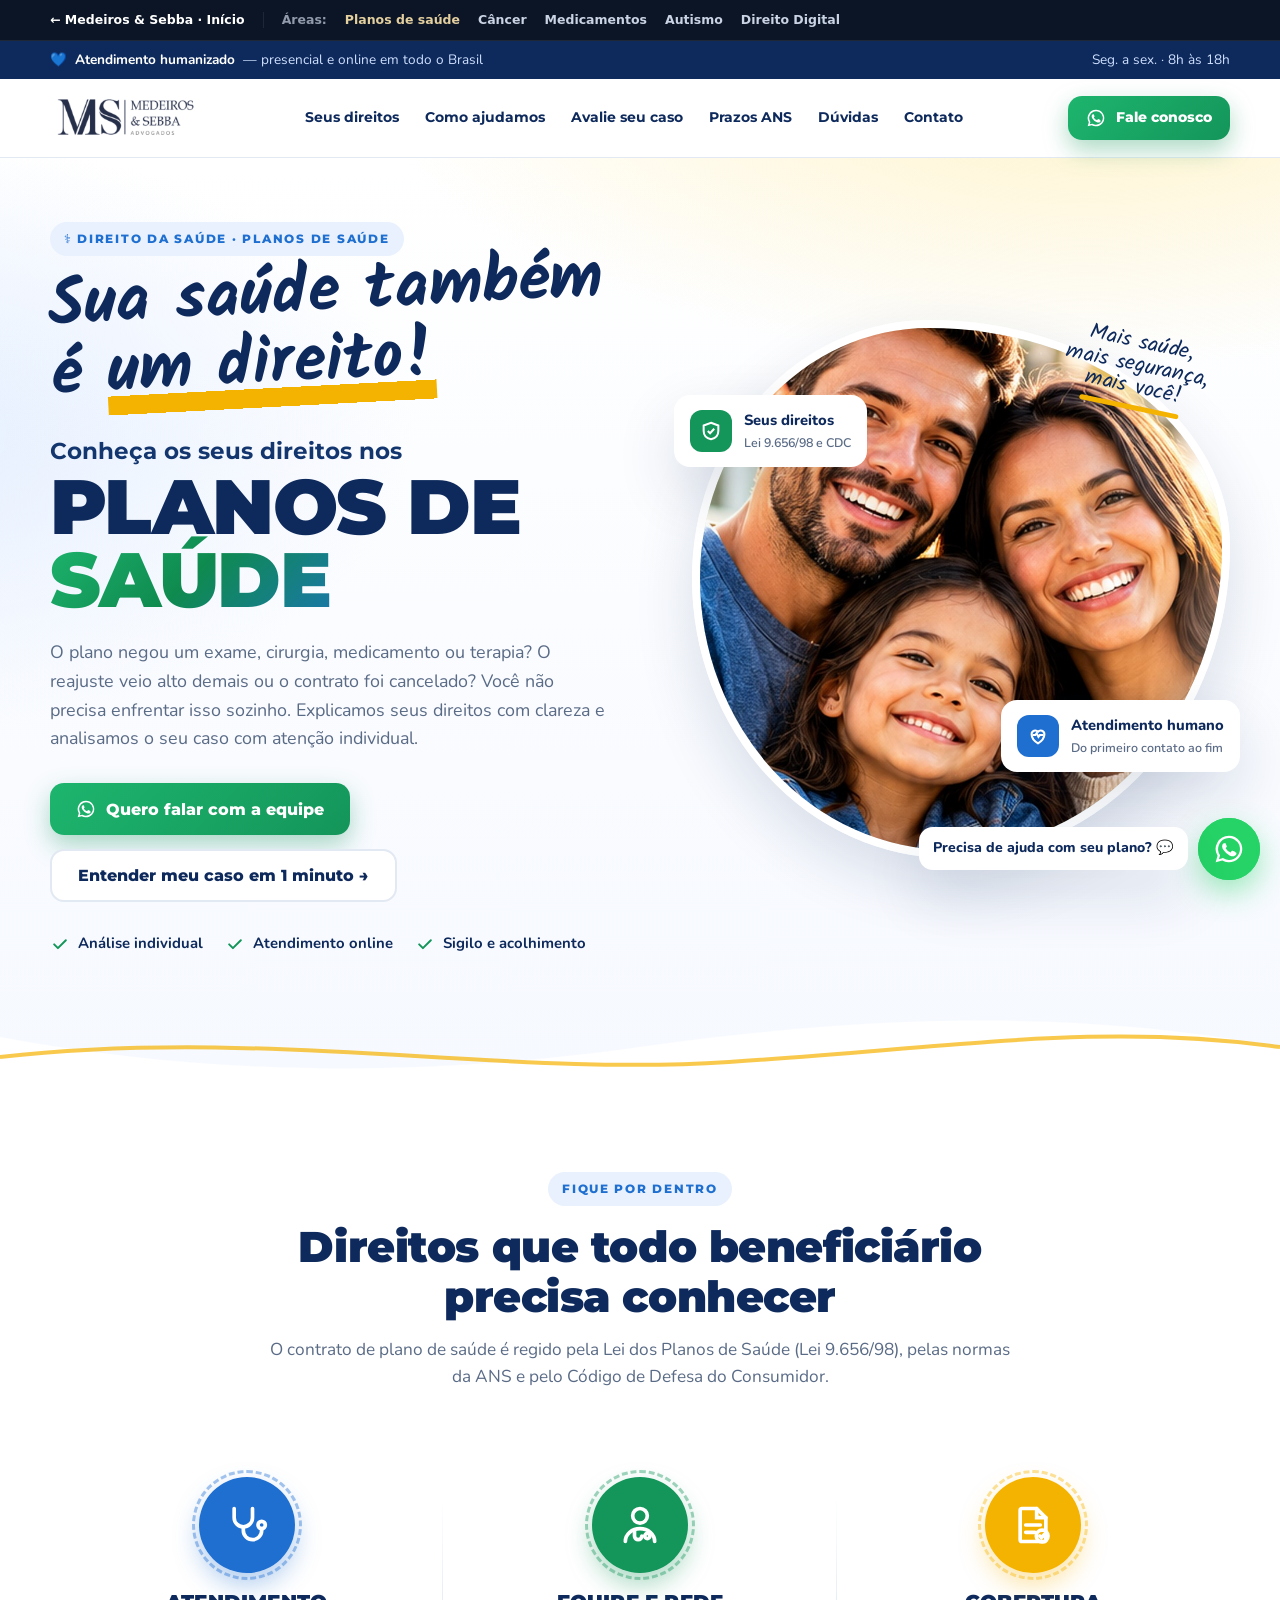
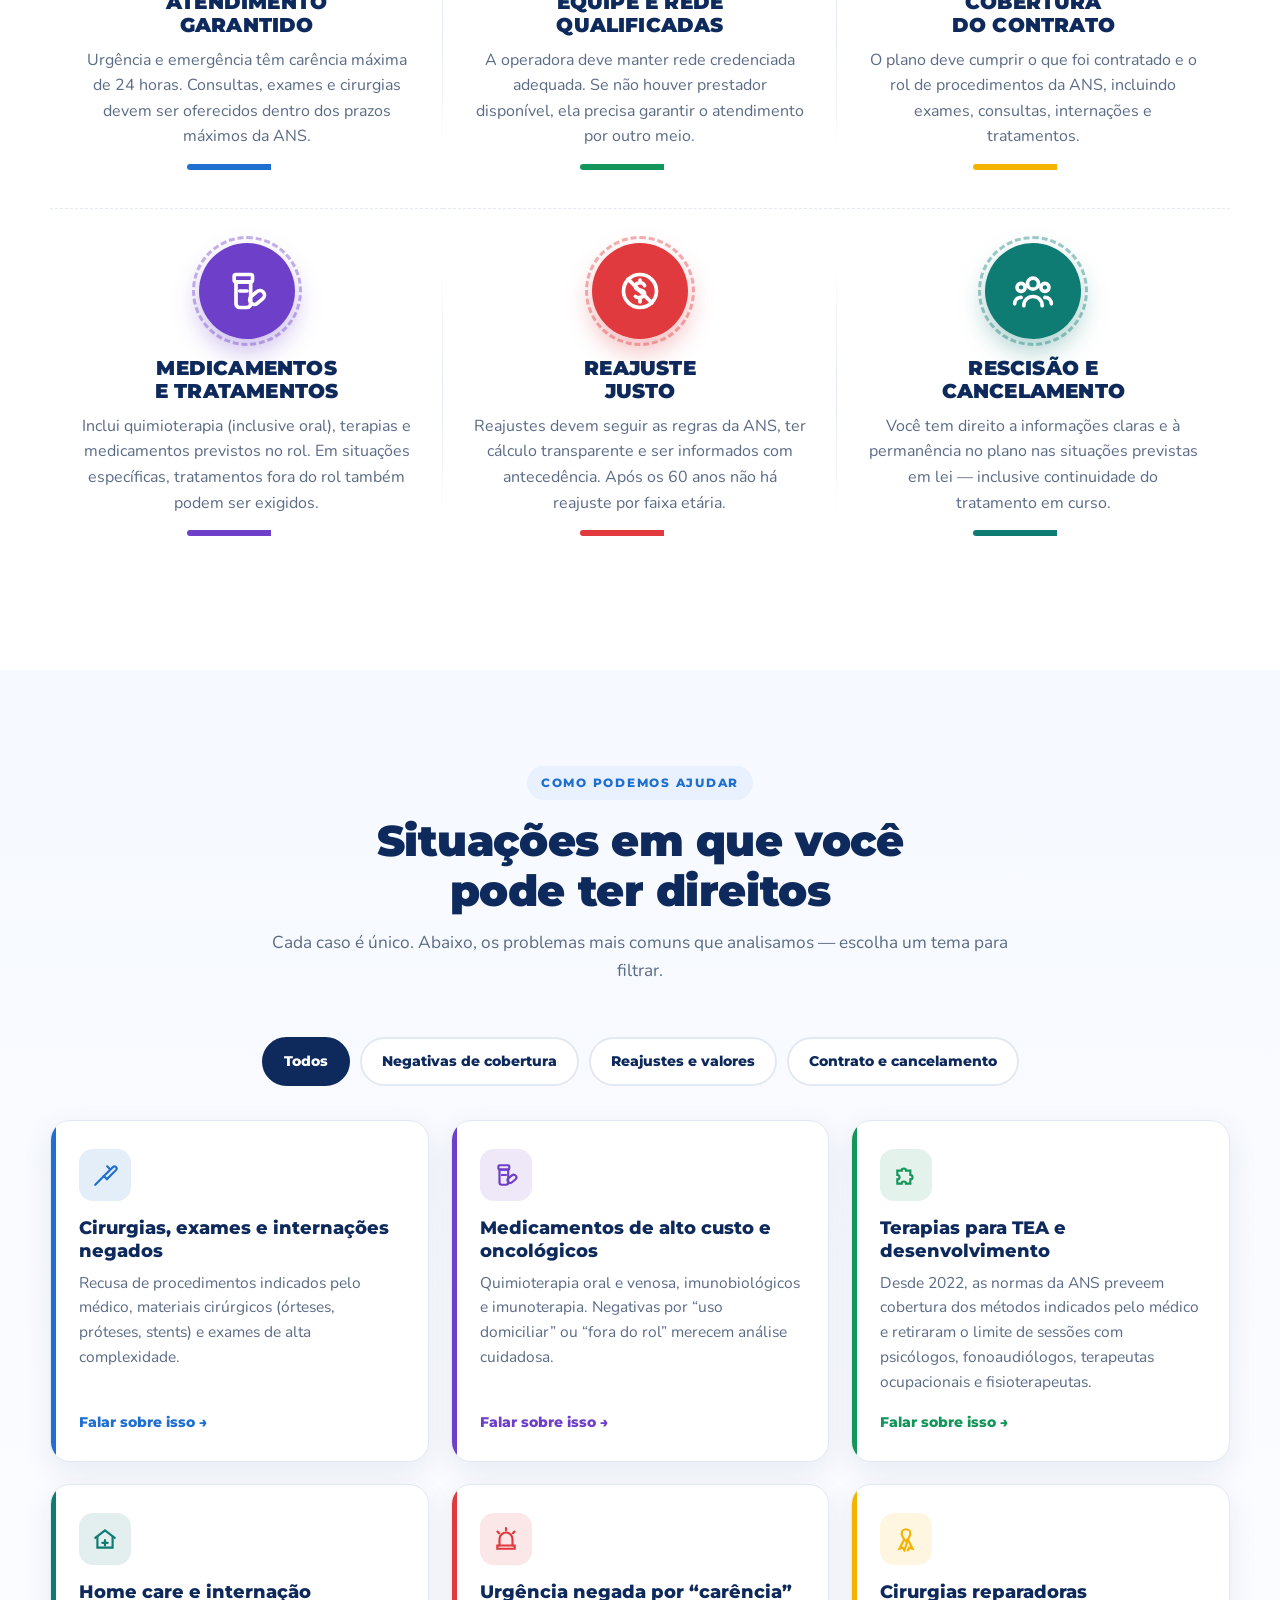
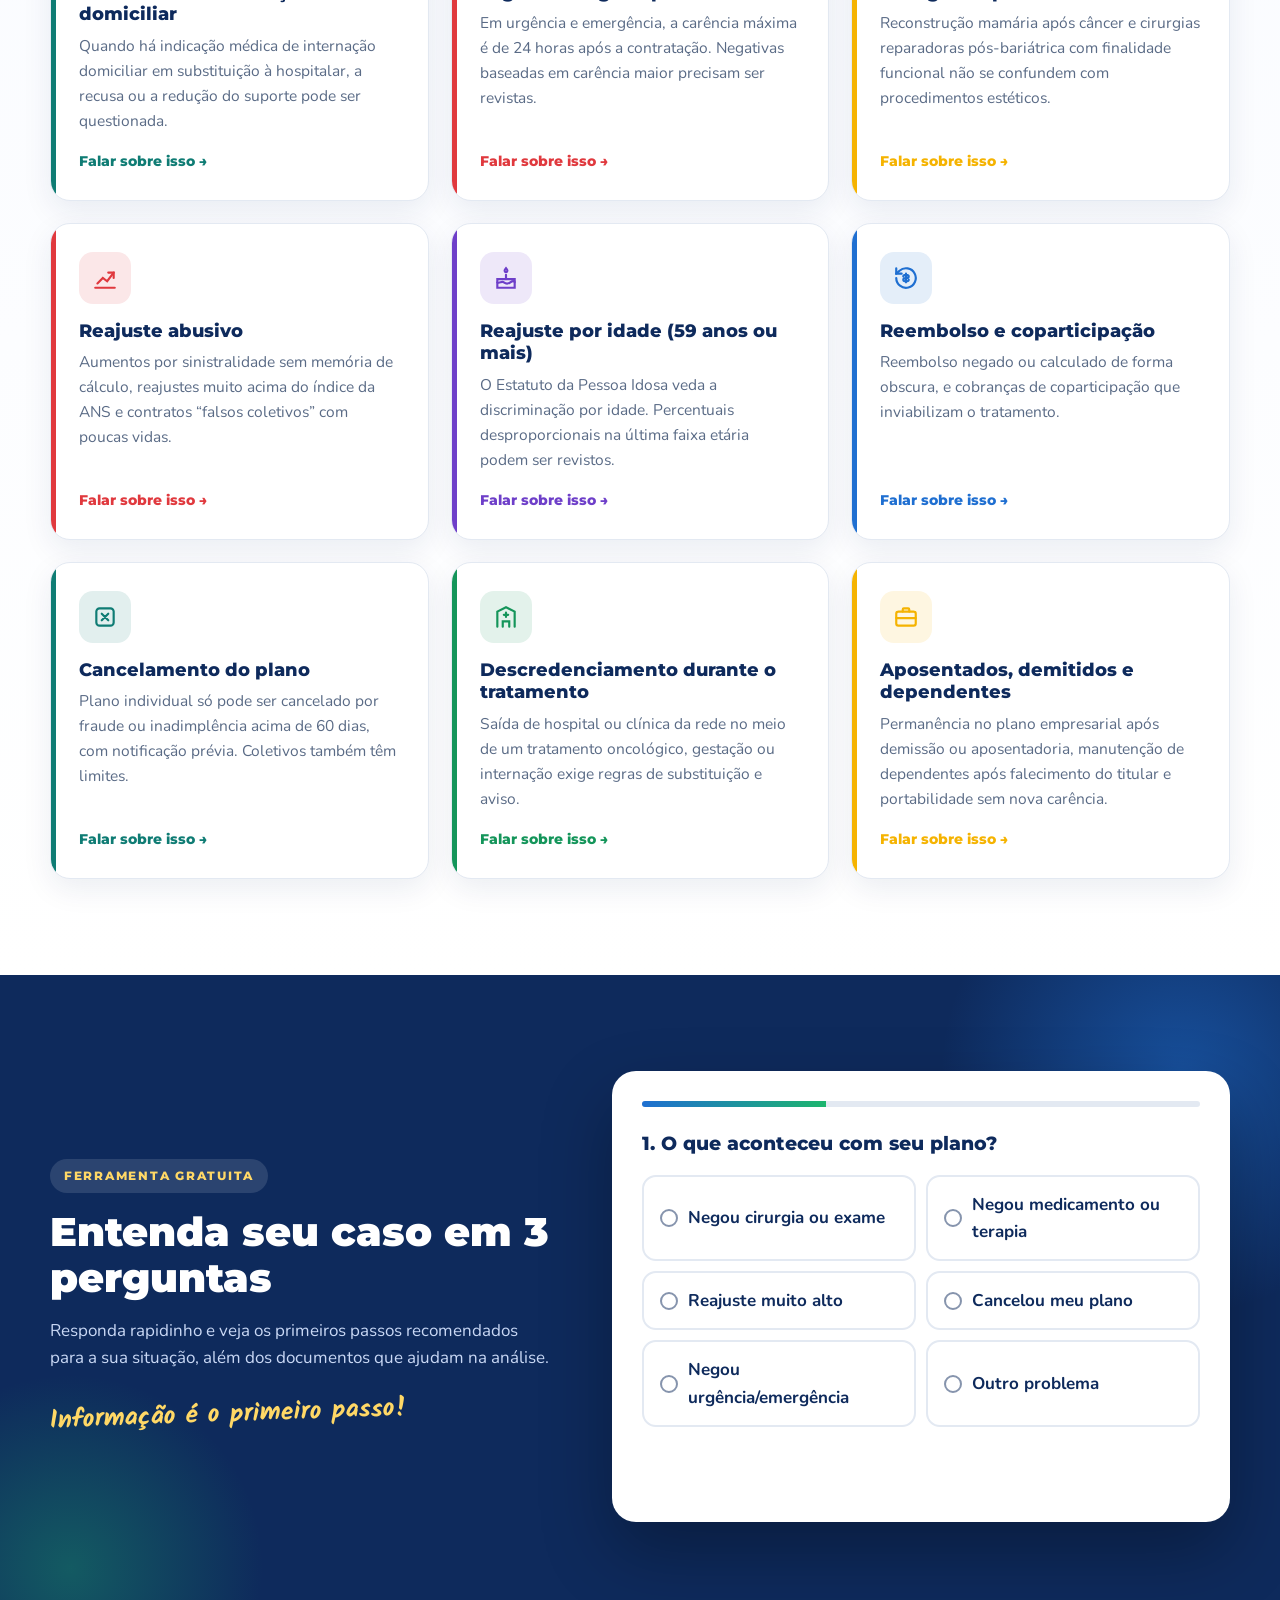
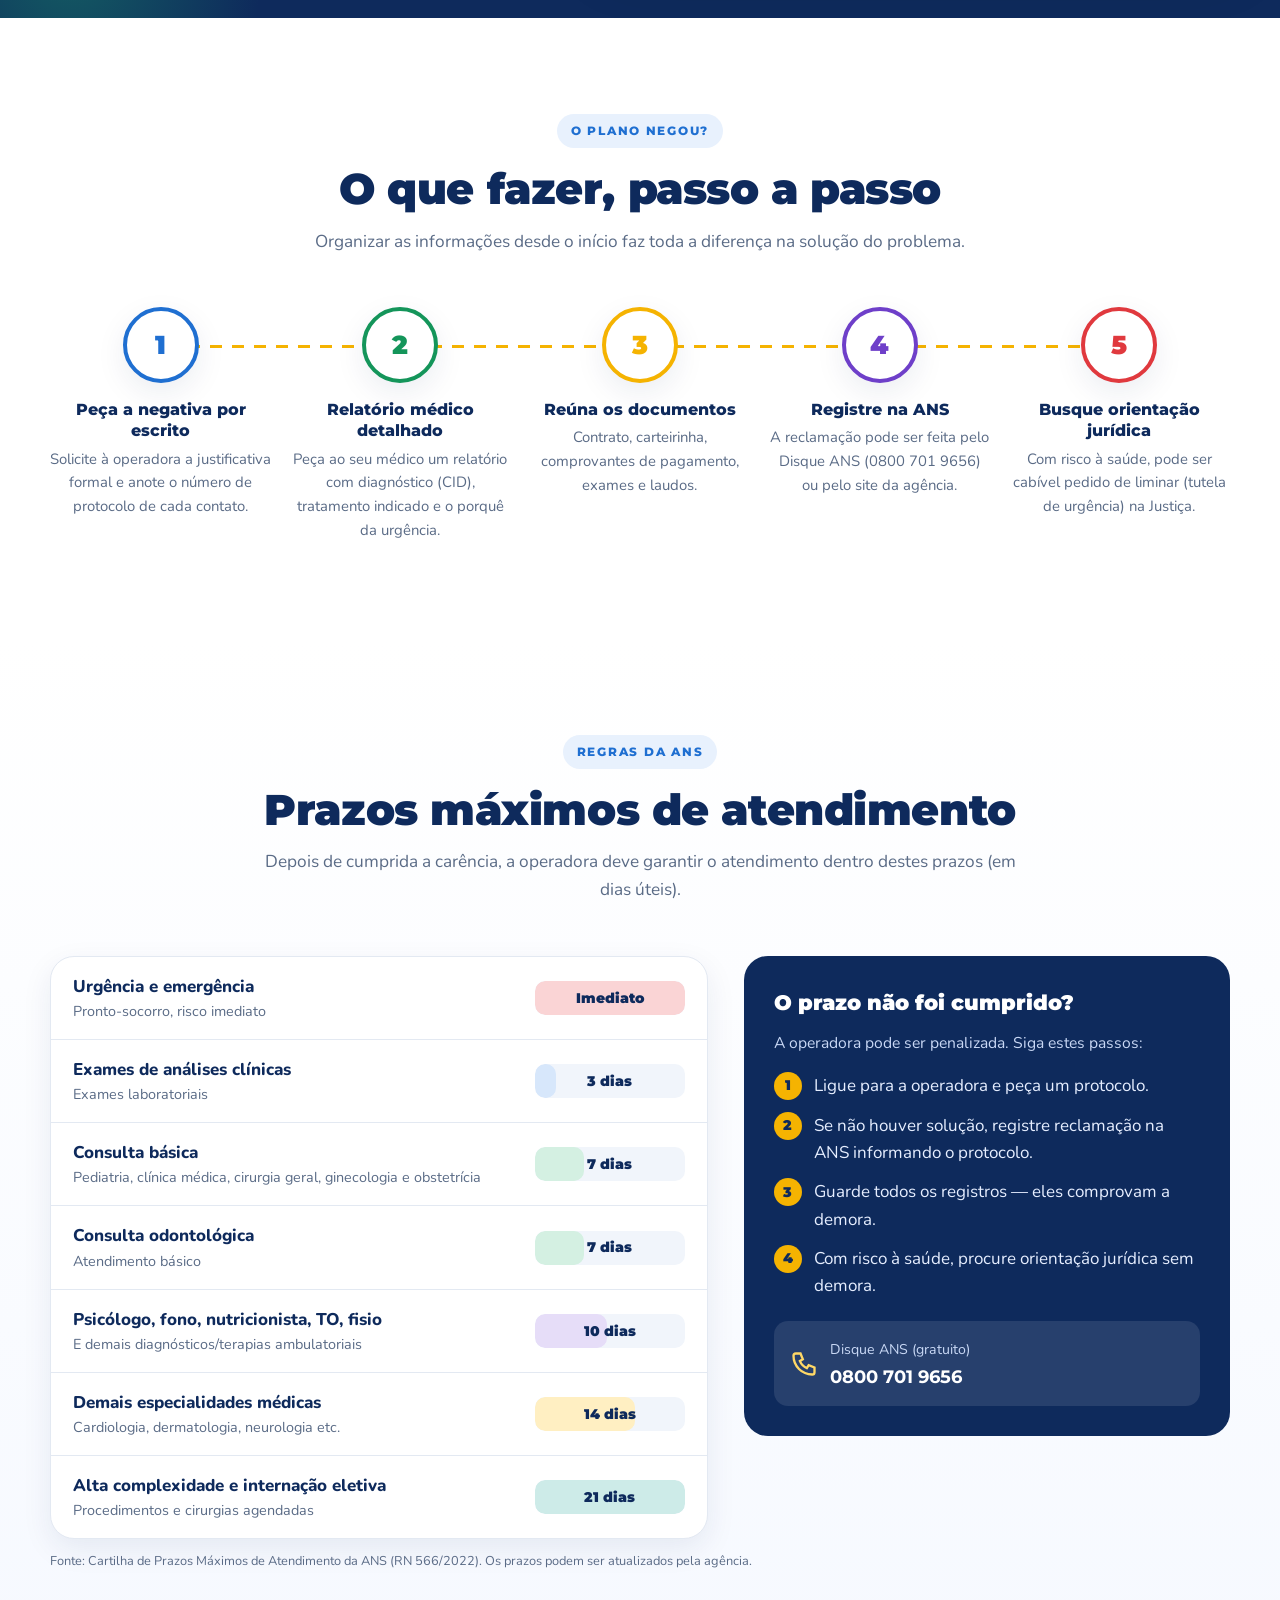
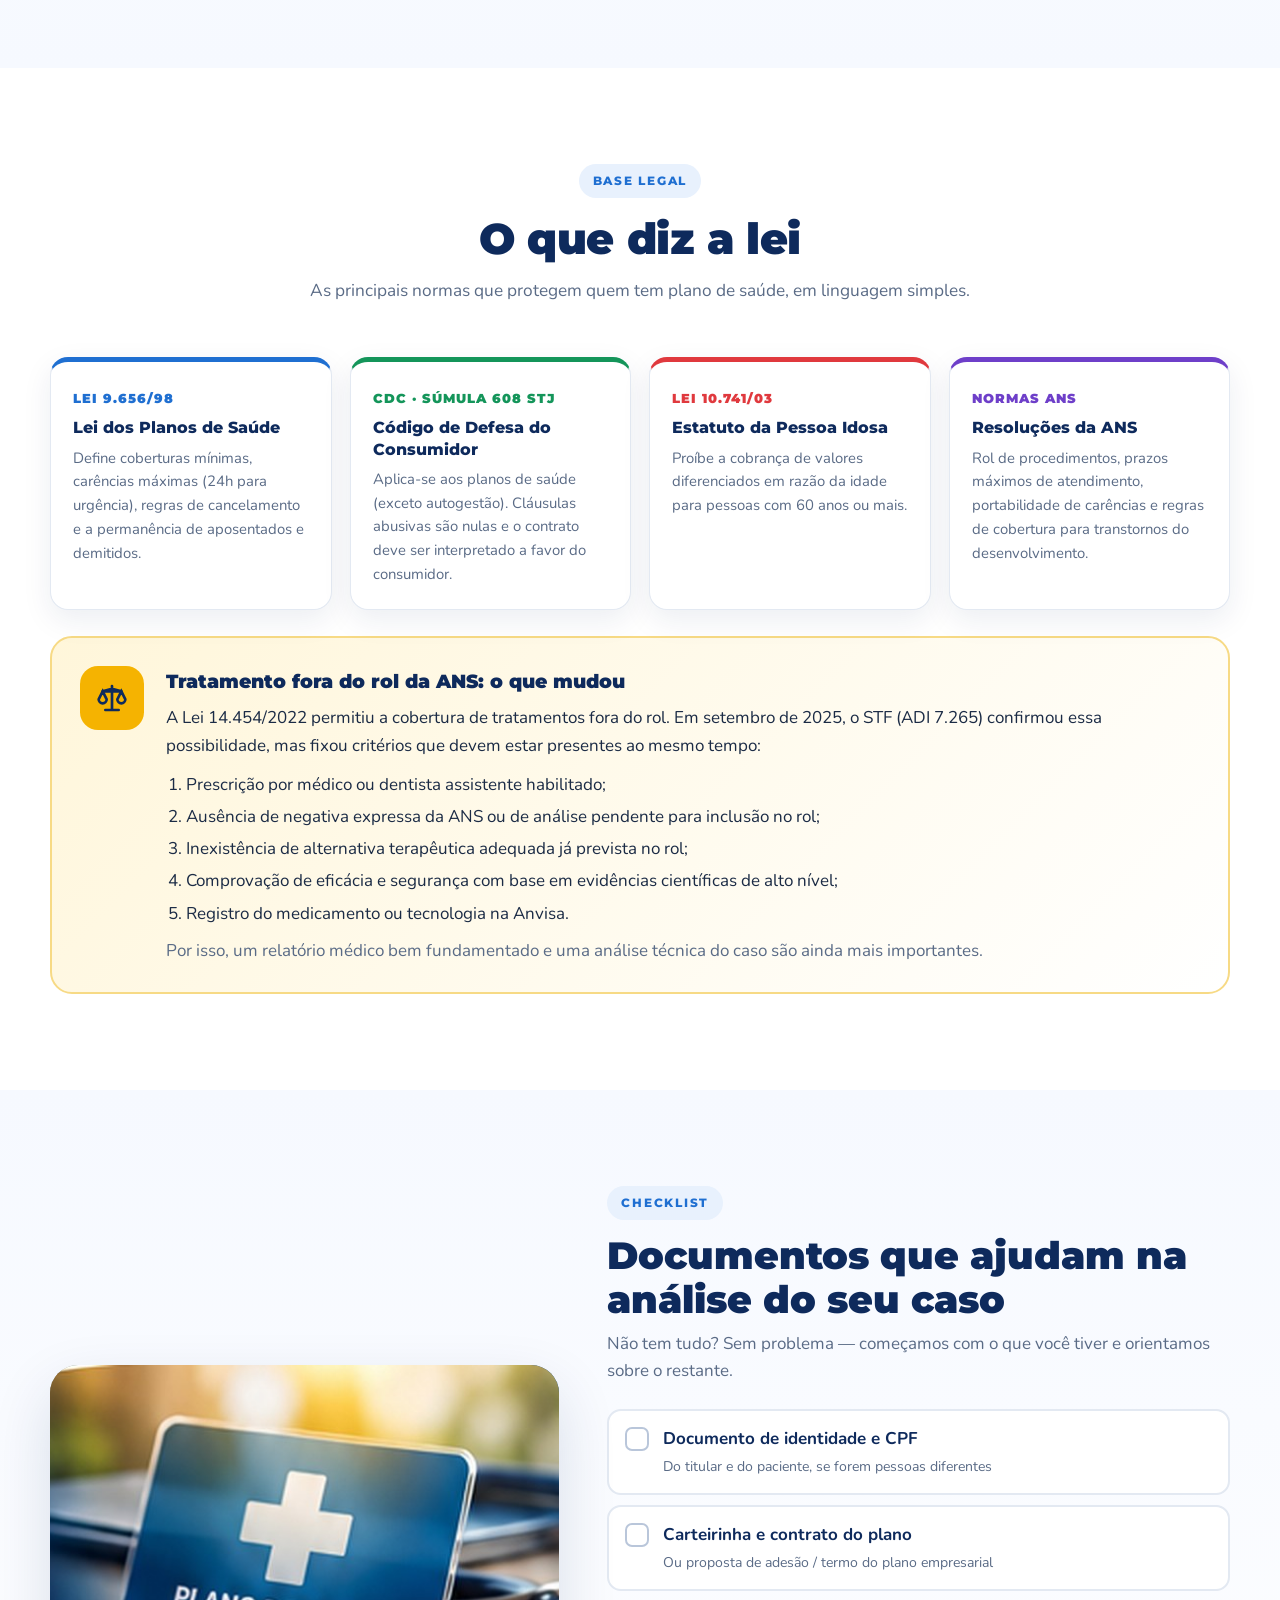
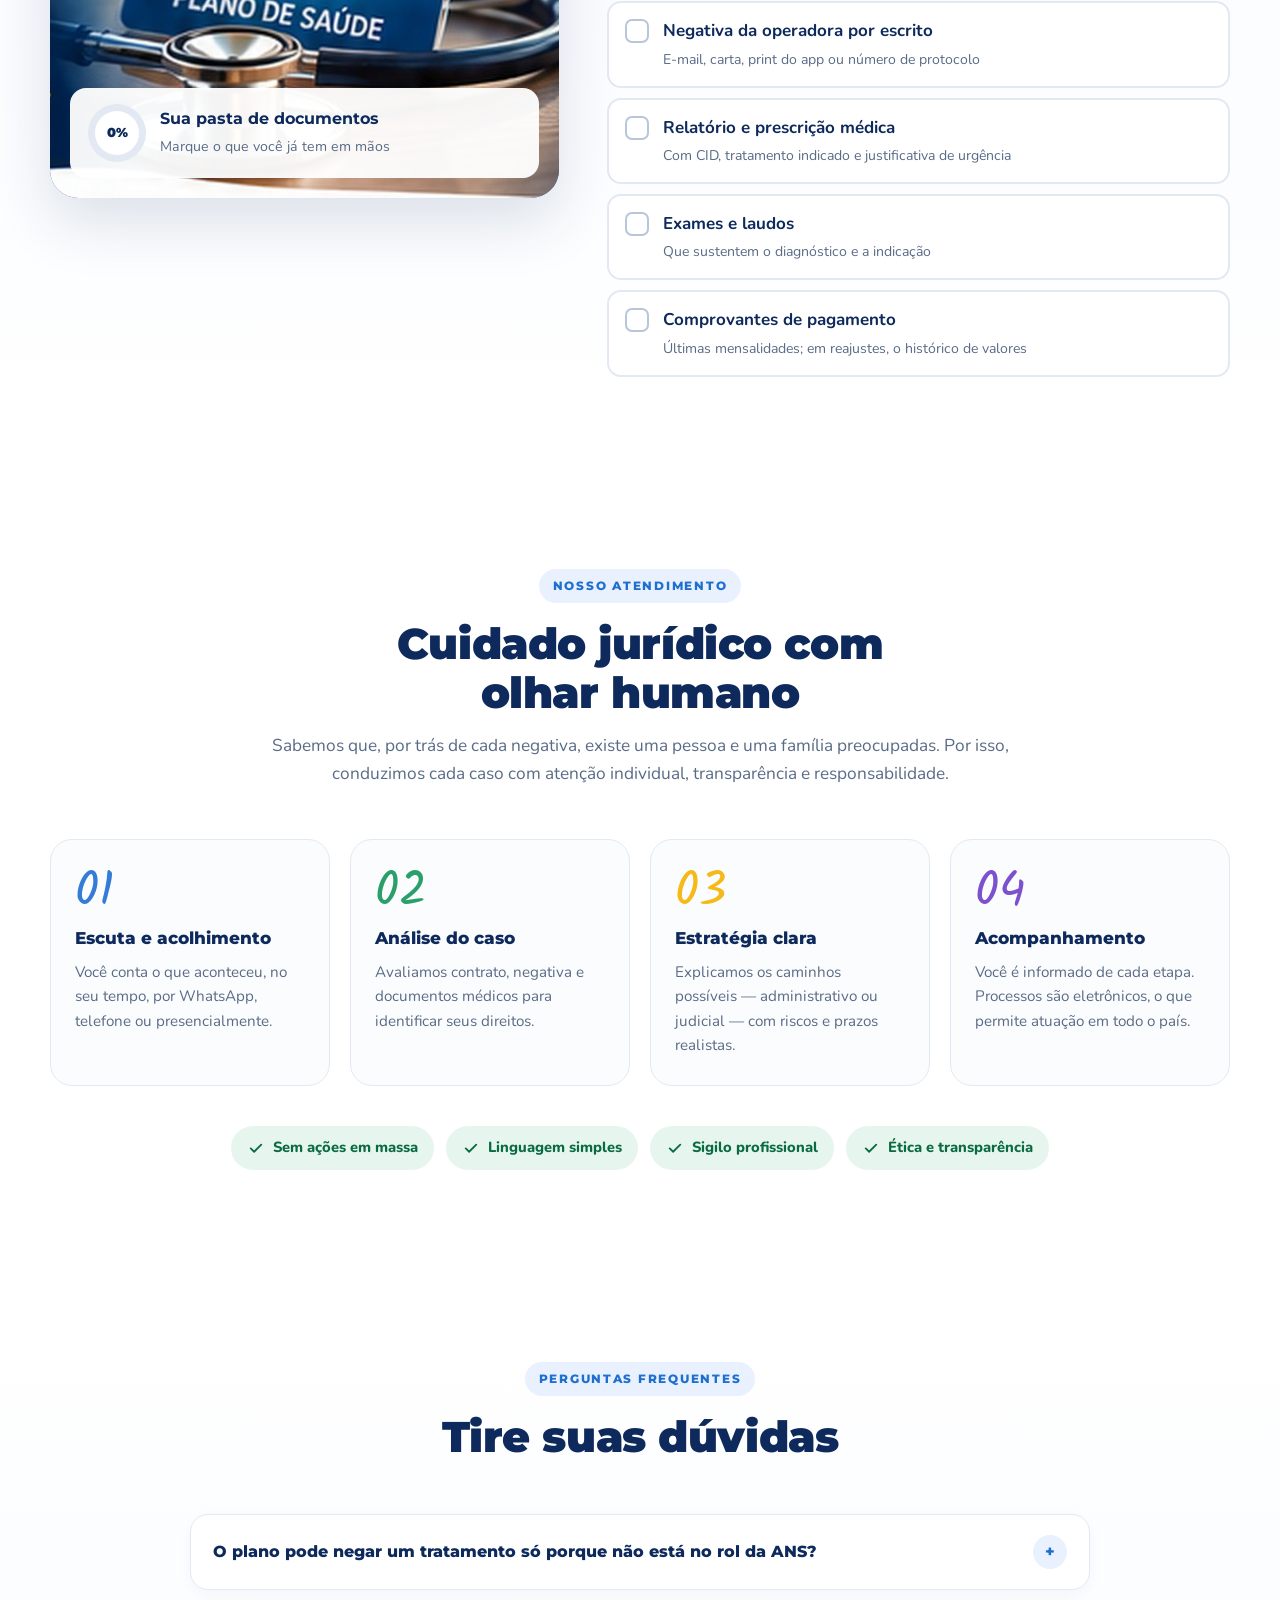
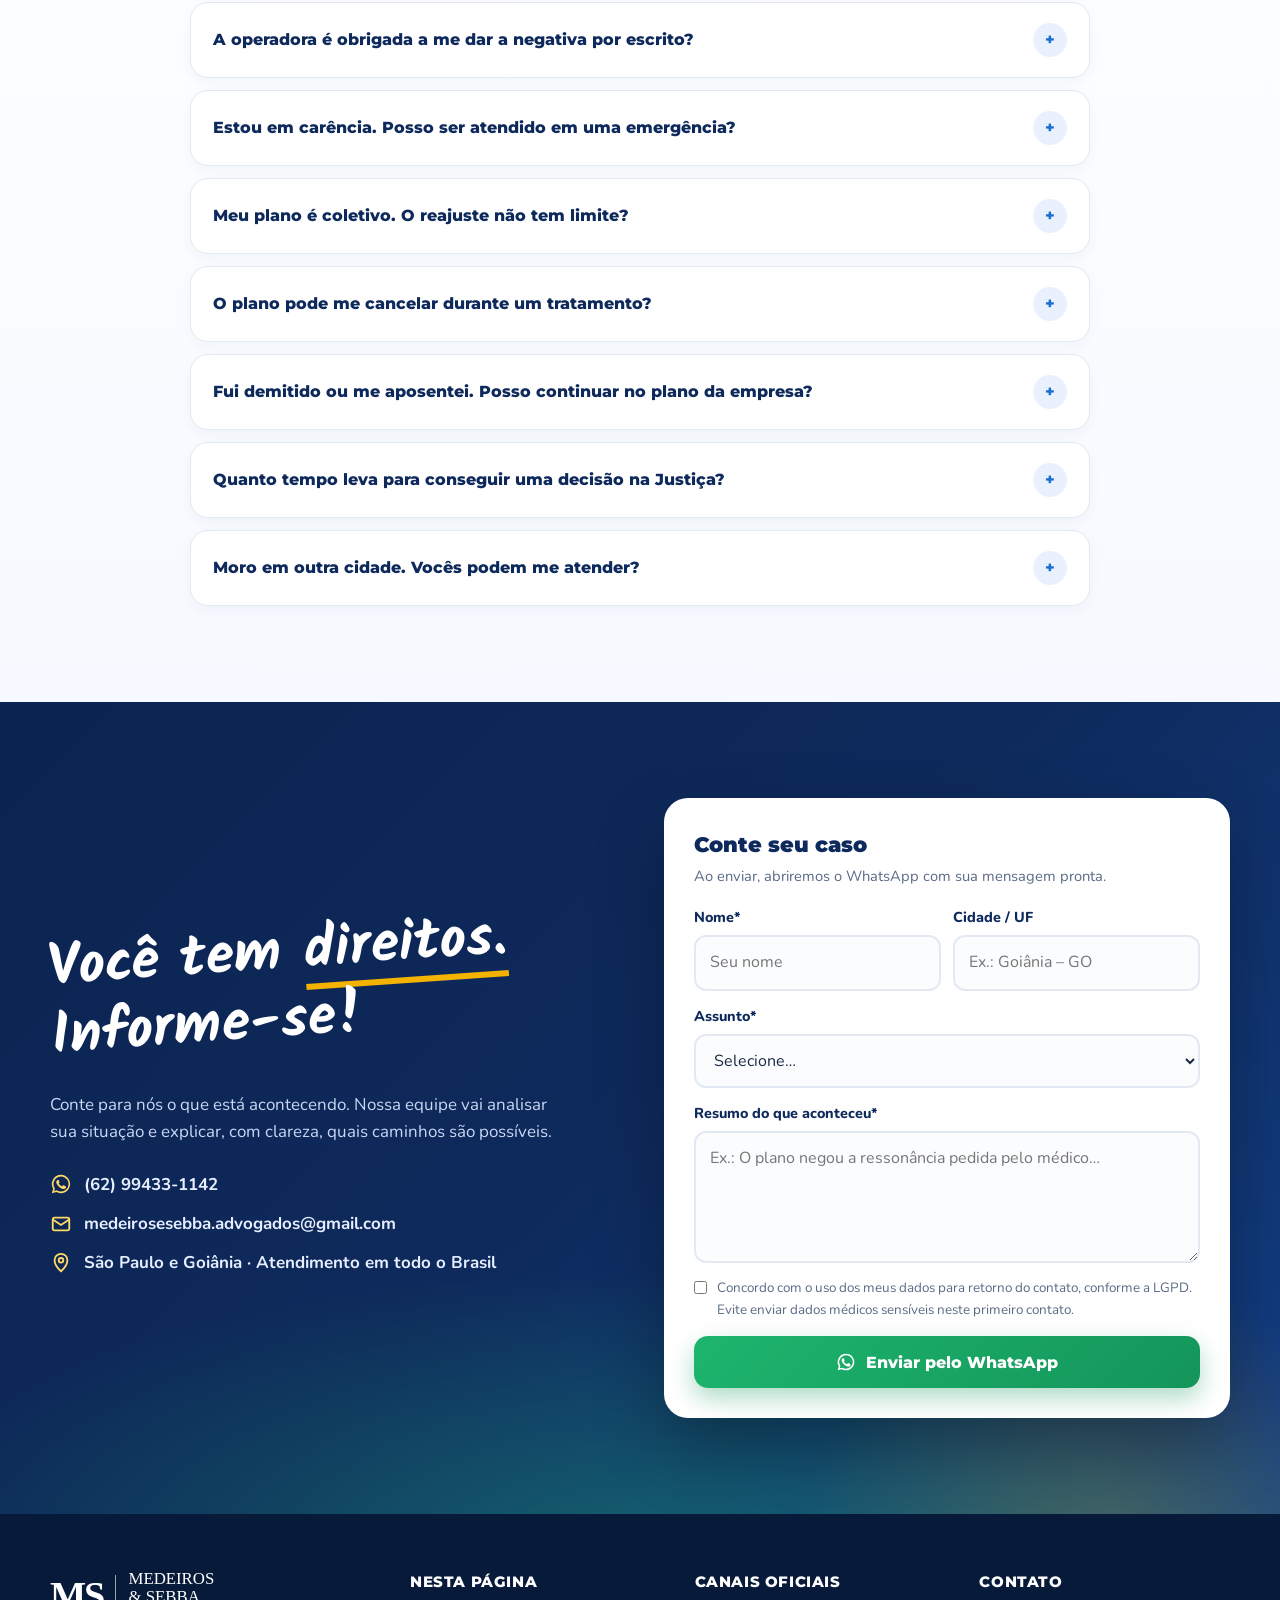
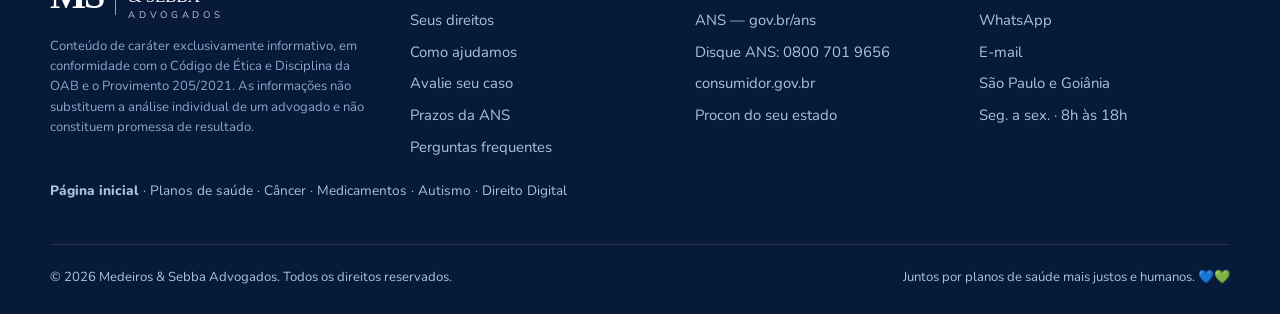
<file: atuacao/saude/plano de saude/index.html>
<!DOCTYPE html>
<html lang="pt-BR">
<head>
<meta charset="UTF-8">
<meta name="viewport" content="width=device-width, initial-scale=1.0">
<title>Planos de Saúde: conheça seus direitos | Medeiros &amp; Sebba Advogados</title>
<meta name="description" content="Negativa de cobertura, reajuste abusivo, cancelamento do plano, home care, medicamentos de alto custo e terapias para TEA. Entenda seus direitos nos planos de saúde com a Medeiros & Sebba Advogados.">
<meta name="theme-color" content="#0E2A5C">
<meta property="og:title" content="Sua saúde também é um direito! | Medeiros & Sebba Advogados">
<meta property="og:description" content="Conheça seus direitos nos planos de saúde. Orientação jurídica ética, humana e individualizada.">
<meta property="og:type" content="website">
<meta property="og:image" content="assets/og-planos-de-saude.jpg">
<link rel="icon" href="assets/favicon.png">

<link rel="preconnect" href="https://fonts.googleapis.com">
<link rel="preconnect" href="https://fonts.gstatic.com" crossorigin>
<link href="https://fonts.googleapis.com/css2?family=Kalam:wght@700&family=Montserrat:wght@600;700;800;900&family=Nunito:wght@400;600;700;800&display=swap" rel="stylesheet">

<!--
  ==========================================================
  MEDEIROS & SEBBA ADVOGADOS — Área: Saúde / Planos de Saúde
  Pasta sugerida: C:\sites\MedeirosSebba\atuacao\saude\palno de saude\
  Imagens (opcionais) em  .\assets\
    - assets/logo-medeiros-sebba.png   (logo do escritório)
    - assets/hero-familia.jpg          (foto da família do cartaz, ~900x900)
    - assets/cartao-plano.jpg          (foto do cartão/estetoscópio, ~900x600)
    - assets/og-planos-de-saude.jpg    (imagem para compartilhamento, 1200x630)
  Se alguma imagem não existir, a página mostra um fallback elegante.

  >>> AJUSTE AQUI os dados de contato (procure por "CONFIG") <<<
  ==========================================================
-->

<style>
:root{
  --navy:#0E2A5C;
  --navy-2:#13366F;
  --blue:#1F6FD1;
  --blue-soft:#E8F1FD;
  --green:#14955A;
  --green-2:#1DB56E;
  --green-soft:#E6F6EE;
  --yellow:#F5B301;
  --yellow-soft:#FFF6DA;
  --purple:#6E3FC9;
  --red:#E0393E;
  --teal:#0F7C74;
  --ink:#1B2B45;
  --muted:#5A6B86;
  --line:#E3E9F2;
  --bg:#FBFCFE;
  --card:#FFFFFF;
  --radius:20px;
  --shadow:0 10px 30px rgba(14,42,92,.08);
  --shadow-lg:0 24px 60px rgba(14,42,92,.14);
  --script:'Kalam',cursive;
  --display:'Montserrat',system-ui,sans-serif;
  --body:'Nunito',system-ui,sans-serif;
}
*{box-sizing:border-box;margin:0;padding:0}
html{scroll-behavior:smooth;scroll-padding-top:90px}
body{font-family:var(--body);color:var(--ink);background:var(--bg);line-height:1.6;font-size:17px;overflow-x:hidden}
img{max-width:100%;display:block}
a{color:inherit;text-decoration:none}
button{font:inherit;cursor:pointer;border:0;background:none;color:inherit}
.container{width:min(1180px,100% - 32px);margin-inline:auto}
.sr-only{position:absolute;width:1px;height:1px;overflow:hidden;clip:rect(0 0 0 0)}

/* ---------- utilidades visuais ---------- */
.script{font-family:var(--script);font-weight:700}
.brush{position:relative;display:inline-block}
.brush::after{content:"";position:absolute;left:-2%;right:-2%;bottom:-.12em;height:.32em;background:var(--yellow);border-radius:40% 60% 50% 50%/60% 40% 60% 40%;z-index:-1;transform:rotate(-1.2deg);opacity:.9}
.stroke{display:block;height:6px;width:120px;border-radius:6px;margin:14px auto 0;background:linear-gradient(90deg,var(--c,var(--blue)) 0 70%,transparent 70%)}
.eyebrow{display:inline-flex;align-items:center;gap:8px;font-family:var(--display);font-weight:800;font-size:.78rem;letter-spacing:.14em;text-transform:uppercase;color:var(--blue);background:var(--blue-soft);padding:7px 14px;border-radius:99px}
.section{padding:96px 0;position:relative}
.section-head{text-align:center;max-width:760px;margin:0 auto 52px}
.section-head h2{font-family:var(--display);font-weight:900;font-size:clamp(1.8rem,3.6vw,2.7rem);line-height:1.15;color:var(--navy);margin:16px 0 14px;letter-spacing:-.01em}
.section-head p{color:var(--muted);font-size:1.08rem}
.btn{display:inline-flex;align-items:center;justify-content:center;gap:10px;font-family:var(--display);font-weight:800;font-size:.98rem;padding:16px 26px;border-radius:14px;transition:transform .2s,box-shadow .2s,background .2s;line-height:1.1}
.btn:hover{transform:translateY(-2px)}
.btn-wa{background:linear-gradient(135deg,var(--green-2),var(--green));color:#fff;box-shadow:0 10px 24px rgba(20,149,90,.35)}
.btn-wa:hover{box-shadow:0 14px 30px rgba(20,149,90,.45)}
.btn-ghost{background:#fff;color:var(--navy);border:2px solid var(--line)}
.btn-ghost:hover{border-color:var(--blue);color:var(--blue)}
.btn-yellow{background:var(--yellow);color:var(--navy);box-shadow:0 10px 24px rgba(245,179,1,.35)}
.btn svg{width:20px;height:20px;flex:none}
.reveal{opacity:0;transform:translateY(24px);transition:opacity .7s ease,transform .7s ease}
.reveal.in{opacity:1;transform:none}
@media (prefers-reduced-motion:reduce){.reveal{opacity:1;transform:none;transition:none}html{scroll-behavior:auto}}

/* ---------- topo ---------- */
.topbar{background:var(--navy);color:#cfe0ff;font-size:.85rem}
.topbar .container{display:flex;justify-content:space-between;align-items:center;gap:16px;padding:8px 0;flex-wrap:wrap}
.topbar span{display:inline-flex;align-items:center;gap:8px}
.topbar b{color:#fff}
header.site{position:sticky;top:0;z-index:50;background:rgba(255,255,255,.92);backdrop-filter:blur(12px);border-bottom:1px solid var(--line)}
header.site .container{display:flex;align-items:center;justify-content:space-between;gap:20px;height:78px}
.logo{display:flex;align-items:center;gap:12px}
.logo img{height:52px;width:auto}
.logo-text{display:flex;align-items:center;gap:12px;color:var(--navy)}
.logo-mark{font-family:'Times New Roman',Georgia,serif;font-size:2.4rem;font-weight:700;letter-spacing:-.06em;line-height:1}
.logo-sep{width:1.5px;height:40px;background:var(--navy);opacity:.6}
.logo-name{font-family:Georgia,'Times New Roman',serif;line-height:1.05;font-size:1.05rem}
.logo-name small{display:block;font-family:var(--body);font-size:.6rem;letter-spacing:.38em;opacity:.75;margin-top:4px}
nav.main{display:flex;gap:26px;font-family:var(--display);font-weight:700;font-size:.9rem;color:var(--navy)}
nav.main a{position:relative;padding:6px 0}
nav.main a::after{content:"";position:absolute;left:0;bottom:0;height:3px;width:0;background:var(--yellow);border-radius:3px;transition:width .25s}
nav.main a:hover::after{width:100%}
.header-cta{padding:12px 18px;font-size:.88rem}
.menu-btn{display:none;width:44px;height:44px;border-radius:12px;border:2px solid var(--line);align-items:center;justify-content:center}
.menu-btn svg{width:22px;height:22px}
@media (max-width:980px){
  nav.main{position:fixed;inset:78px 0 auto 0;background:#fff;flex-direction:column;gap:0;padding:8px 16px 20px;border-bottom:1px solid var(--line);box-shadow:var(--shadow);transform:translateY(-130%);transition:transform .3s;z-index:-1}
  nav.main.open{transform:none}
  nav.main a{padding:14px 4px;border-bottom:1px solid var(--line)}
  .menu-btn{display:inline-flex}
  .header-cta{display:none}
  .topbar .hide-sm{display:none}
}

/* ---------- hero ---------- */
.hero{position:relative;padding:64px 0 120px;overflow:hidden;background:
  radial-gradient(1200px 500px at 85% -10%,#FFF3C9 0,transparent 60%),
  radial-gradient(900px 500px at -10% 30%,#E3EEFF 0,transparent 60%),
  linear-gradient(180deg,#fff, #F6F9FF)}
.hero .container{display:grid;grid-template-columns:1.05fr .95fr;gap:48px;align-items:center}
.hero h1{margin:18px 0 6px}
.hero .script-title{display:block;font-family:var(--script);font-size:clamp(2.4rem,5.6vw,4.1rem);line-height:1.05;color:var(--navy);transform:rotate(-3deg);transform-origin:left;margin-bottom:22px}
.hero .script-title .u{background:linear-gradient(transparent 72%,var(--yellow) 72% 90%,transparent 90%)}
.hero .lead-small{display:block;font-family:var(--display);font-weight:700;font-size:clamp(1.15rem,2vw,1.45rem);color:var(--navy-2)}
.hero .big{display:block;font-family:var(--display);font-weight:900;line-height:.95;letter-spacing:-.02em;font-size:clamp(2.6rem,6.4vw,4.8rem);color:var(--navy)}
.hero .big .g{background:linear-gradient(135deg,#1DB56E 0%,#0F8A4F 50%,#1F6FD1 120%);-webkit-background-clip:text;background-clip:text;color:transparent}
.hero p.intro{font-size:1.12rem;color:var(--muted);max-width:560px;margin:22px 0 30px}
.hero-ctas{display:flex;gap:14px;flex-wrap:wrap}
.trust{display:flex;flex-wrap:wrap;gap:10px 22px;margin-top:30px;color:var(--navy);font-weight:700;font-size:.93rem}
.trust span{display:inline-flex;align-items:center;gap:8px}
.trust svg{width:20px;height:20px;color:var(--green)}
.hero-visual{position:relative;aspect-ratio:1/1;max-width:560px;margin-left:auto;width:100%}
.hero-photo{position:absolute;inset:0;border-radius:44% 56% 52% 48%/48% 42% 58% 52%;overflow:hidden;background:
  radial-gradient(circle at 30% 30%,#FFE9A8,transparent 55%),
  radial-gradient(circle at 75% 70%,#BFE8D2,transparent 55%),
  linear-gradient(135deg,#DCEBFF,#F3F8FF);box-shadow:var(--shadow-lg);border:8px solid #fff}
.hero-photo img{width:100%;height:100%;object-fit:cover}
.hero-photo .fallback{position:absolute;inset:0;display:grid;place-items:center}
.hero-photo .fallback svg{width:58%;filter:drop-shadow(0 18px 30px rgba(14,42,92,.25))}
.hero-photo.has-img .fallback{display:none}
.float-card{position:absolute;background:#fff;border-radius:16px;box-shadow:var(--shadow-lg);padding:14px 16px;display:flex;align-items:center;gap:12px;font-weight:800;color:var(--navy);font-size:.92rem;animation:bob 6s ease-in-out infinite}
.float-card .ic{width:42px;height:42px;border-radius:12px;display:grid;place-items:center;color:#fff;flex:none}
.float-card .ic svg{width:22px;height:22px}
.float-card small{display:block;font-weight:600;color:var(--muted);font-size:.78rem}
.fc1{left:-18px;top:14%}
.fc2{right:-10px;bottom:16%;animation-delay:-3s}
.hero-tag{position:absolute;right:4%;top:2%;font-family:var(--script);color:var(--navy);font-size:1.35rem;line-height:1.05;transform:rotate(12deg);text-align:center}
.hero-tag::after{content:"";display:block;height:5px;width:70%;margin:6px auto 0;background:var(--yellow);border-radius:5px}
@keyframes bob{0%,100%{transform:translateY(0)}50%{transform:translateY(-10px)}}
.wave{position:absolute;left:0;right:0;bottom:-1px;line-height:0}
.wave svg{width:100%;height:90px}
@media (max-width:980px){
  .hero{padding:40px 0 100px}
  .hero .container{grid-template-columns:1fr}
  .hero-visual{max-width:440px;margin:10px auto 0}
  .fc1{left:0}.fc2{right:0}
  .hero-tag{display:none}
}

/* ---------- direitos (cards do cartaz) ---------- */
.rights{background:#fff}
.rights-grid{display:grid;grid-template-columns:repeat(3,1fr);gap:0}
.right{padding:34px 30px 38px;text-align:center;position:relative}
.right:not(:nth-child(3n))::after{content:"";position:absolute;right:0;top:15%;bottom:15%;width:1px;background:linear-gradient(transparent,var(--line),transparent)}
.right:nth-child(-n+3){border-bottom:1px dashed var(--line)}
.badge{width:96px;height:96px;margin:0 auto 18px;border-radius:50%;display:grid;place-items:center;color:#fff;background:var(--c);position:relative;box-shadow:0 12px 26px color-mix(in srgb,var(--c) 35%,transparent);transition:transform .3s}
.badge::before{content:"";position:absolute;inset:-7px;border-radius:50%;border:3px dashed color-mix(in srgb,var(--c) 40%,transparent);animation:spin 26s linear infinite}
.right:hover .badge{transform:scale(1.06) rotate(-4deg)}
.badge svg{width:44px;height:44px}
@keyframes spin{to{transform:rotate(360deg)}}
.right h3{font-family:var(--display);font-weight:900;font-size:1.22rem;color:var(--navy);line-height:1.2;text-transform:uppercase;letter-spacing:.01em}
.right p{color:var(--muted);margin-top:10px;font-size:1rem}
@media (max-width:900px){.rights-grid{grid-template-columns:1fr 1fr}.right::after{display:none}.right{border-bottom:1px dashed var(--line)}}
@media (max-width:600px){.rights-grid{grid-template-columns:1fr}}

/* ---------- situações / atuação ---------- */
.situations{background:linear-gradient(180deg,#F6F9FF,#fff)}
.tabs{display:flex;justify-content:center;gap:10px;flex-wrap:wrap;margin-bottom:34px}
.tab{padding:11px 20px;border-radius:99px;font-family:var(--display);font-weight:800;font-size:.9rem;color:var(--navy);background:#fff;border:2px solid var(--line);transition:.2s}
.tab[aria-selected="true"]{background:var(--navy);color:#fff;border-color:var(--navy)}
.tab:hover{border-color:var(--navy)}
.cards{display:grid;grid-template-columns:repeat(3,1fr);gap:22px}
.case{background:#fff;border-radius:var(--radius);padding:28px;box-shadow:var(--shadow);border:1px solid var(--line);position:relative;overflow:hidden;transition:transform .25s,box-shadow .25s;display:flex;flex-direction:column}
.case::before{content:"";position:absolute;left:0;top:0;bottom:0;width:5px;background:var(--c,var(--blue))}
.case:hover{transform:translateY(-4px);box-shadow:var(--shadow-lg)}
.case .ic{width:52px;height:52px;border-radius:14px;display:grid;place-items:center;background:color-mix(in srgb,var(--c,var(--blue)) 12%,#fff);color:var(--c,var(--blue));margin-bottom:16px}
.case .ic svg{width:26px;height:26px}
.case h3{font-family:var(--display);font-weight:800;font-size:1.1rem;color:var(--navy);line-height:1.3;margin-bottom:8px}
.case p{color:var(--muted);font-size:.97rem;flex:1}
.case .more{margin-top:16px;font-family:var(--display);font-weight:800;font-size:.86rem;color:var(--c,var(--blue));display:inline-flex;align-items:center;gap:6px}
.case .more:hover{gap:10px}
.case[hidden]{display:none}
@media (max-width:980px){.cards{grid-template-columns:1fr 1fr}}
@media (max-width:640px){.cards{grid-template-columns:1fr}}

/* ---------- avaliador ---------- */
.quiz-wrap{background:var(--navy);color:#fff;overflow:hidden}
.quiz-wrap::before{content:"";position:absolute;width:520px;height:520px;border-radius:50%;background:radial-gradient(circle,rgba(31,111,209,.55),transparent 65%);right:-160px;top:-160px}
.quiz-wrap::after{content:"";position:absolute;width:420px;height:420px;border-radius:50%;background:radial-gradient(circle,rgba(29,181,110,.35),transparent 65%);left:-140px;bottom:-160px}
.quiz-wrap .container{position:relative;z-index:1;display:grid;grid-template-columns:.9fr 1.1fr;gap:56px;align-items:center}
.quiz-wrap h2{font-family:var(--display);font-weight:900;font-size:clamp(1.8rem,3.4vw,2.5rem);line-height:1.15;margin:16px 0}
.quiz-wrap .eyebrow{background:rgba(255,255,255,.12);color:#FFD866}
.quiz-wrap p.sub{color:#C9D8F5}
.quiz-wrap .script{color:#FFD866;font-size:1.6rem;display:block;margin-top:22px;transform:rotate(-2deg)}
.quiz{background:#fff;color:var(--ink);border-radius:24px;padding:30px;box-shadow:0 30px 70px rgba(0,0,0,.3)}
.quiz-step{display:none}
.quiz-step.active{display:block;animation:fade .35s ease}
@keyframes fade{from{opacity:0;transform:translateY(8px)}to{opacity:1;transform:none}}
.quiz .progress{height:6px;background:var(--line);border-radius:6px;overflow:hidden;margin-bottom:22px}
.quiz .progress i{display:block;height:100%;width:33%;background:linear-gradient(90deg,var(--blue),var(--green-2));transition:width .35s}
.quiz h3{font-family:var(--display);font-weight:800;color:var(--navy);font-size:1.18rem;margin-bottom:16px}
.opts{display:grid;grid-template-columns:1fr 1fr;gap:10px}
.opt{text-align:left;padding:14px 16px;border-radius:14px;border:2px solid var(--line);font-weight:700;color:var(--navy);display:flex;gap:10px;align-items:center;transition:.2s;background:#fff}
.opt:hover{border-color:var(--blue);background:var(--blue-soft)}
.opt.sel{border-color:var(--green);background:var(--green-soft)}
.opt .dot{width:18px;height:18px;border-radius:50%;border:2px solid currentColor;flex:none;opacity:.5}
.opt.sel .dot{background:var(--green);border-color:var(--green);opacity:1;box-shadow:inset 0 0 0 3px #fff}
.quiz-nav{display:flex;justify-content:space-between;margin-top:20px;gap:10px}
.quiz-result{background:var(--yellow-soft);border:2px solid #F7DA85;border-radius:16px;padding:20px;margin-bottom:18px}
.quiz-result h4{font-family:var(--display);font-weight:900;color:var(--navy);font-size:1.15rem;margin-bottom:6px}
.quiz-result ul{margin:10px 0 0 18px;color:var(--ink)}
.quiz-result li{margin:4px 0}
.quiz small.note{display:block;color:var(--muted);font-size:.8rem;margin-top:12px}
@media (max-width:980px){.quiz-wrap .container{grid-template-columns:1fr}}
@media (max-width:520px){.opts{grid-template-columns:1fr}}

/* ---------- passo a passo ---------- */
.steps{display:grid;grid-template-columns:repeat(5,1fr);gap:18px;counter-reset:s;position:relative}
.steps::before{content:"";position:absolute;top:38px;left:8%;right:8%;height:3px;background:repeating-linear-gradient(90deg,var(--yellow) 0 12px,transparent 12px 22px)}
.step{text-align:center;position:relative}
.step .n{width:76px;height:76px;border-radius:50%;margin:0 auto 16px;display:grid;place-items:center;background:#fff;border:4px solid var(--c);color:var(--c);font-family:var(--display);font-weight:900;font-size:1.6rem;box-shadow:var(--shadow);position:relative;z-index:1}
.step h3{font-family:var(--display);font-weight:800;color:var(--navy);font-size:1.02rem;line-height:1.3;margin-bottom:6px}
.step p{color:var(--muted);font-size:.93rem}
@media (max-width:980px){.steps{grid-template-columns:1fr 1fr}.steps::before{display:none}}
@media (max-width:560px){.steps{grid-template-columns:1fr}.step{display:grid;grid-template-columns:76px 1fr;gap:16px;text-align:left;align-items:start}.step .n{margin:0}}

/* ---------- prazos ANS ---------- */
.deadlines{background:linear-gradient(180deg,#fff,#F6F9FF)}
.dl-grid{display:grid;grid-template-columns:1.15fr .85fr;gap:36px;align-items:start}
.dl-list{background:#fff;border-radius:24px;box-shadow:var(--shadow);border:1px solid var(--line);overflow:hidden}
.dl-row{display:grid;grid-template-columns:1fr 150px;align-items:center;gap:16px;padding:16px 22px;border-bottom:1px solid var(--line)}
.dl-row:last-child{border-bottom:0}
.dl-row b{color:var(--navy);font-weight:800}
.dl-row span{color:var(--muted);font-size:.9rem;display:block}
.dl-bar{position:relative;height:34px;background:#F1F5FB;border-radius:10px;overflow:hidden}
.dl-bar i{position:absolute;inset:0 auto 0 0;width:0;background:var(--c);border-radius:10px;transition:width 1.2s cubic-bezier(.2,.8,.2,1)}
.dl-bar em{position:absolute;inset:0;display:grid;place-items:center;font-style:normal;font-family:var(--display);font-weight:900;font-size:.88rem;color:var(--navy)}
.dl-side{background:var(--navy);color:#fff;border-radius:24px;padding:30px;position:relative;overflow:hidden}
.dl-side h3{font-family:var(--display);font-weight:900;font-size:1.3rem;margin-bottom:12px}
.dl-side p{color:#C9D8F5;font-size:.98rem}
.dl-side ol{margin:16px 0 0 0;list-style:none;counter-reset:d}
.dl-side li{counter-increment:d;display:flex;gap:12px;margin:12px 0;color:#E6EEFF}
.dl-side li::before{content:counter(d);width:28px;height:28px;border-radius:50%;background:var(--yellow);color:var(--navy);font-weight:900;display:grid;place-items:center;flex:none;font-family:var(--display);font-size:.85rem}
.dl-side .phone{display:flex;align-items:center;gap:12px;margin-top:22px;background:rgba(255,255,255,.1);padding:14px 16px;border-radius:14px}
.dl-side .phone b{font-family:var(--display);font-size:1.15rem}
.dl-side .phone svg{width:28px;height:28px;color:#FFD866}
.src{font-size:.8rem;color:var(--muted);margin-top:12px}
@media (max-width:980px){.dl-grid{grid-template-columns:1fr}}
@media (max-width:520px){.dl-row{grid-template-columns:1fr}}

/* ---------- legislação ---------- */
.laws{display:grid;grid-template-columns:repeat(4,1fr);gap:18px}
.law{background:#fff;border:1px solid var(--line);border-radius:18px;padding:22px;box-shadow:var(--shadow);border-top:5px solid var(--c)}
.law .tag{font-family:var(--display);font-weight:900;color:var(--c);font-size:.8rem;letter-spacing:.08em;text-transform:uppercase}
.law h3{font-family:var(--display);font-weight:800;color:var(--navy);font-size:1.02rem;margin:6px 0 8px;line-height:1.3}
.law p{color:var(--muted);font-size:.93rem}
.highlight-law{margin-top:26px;background:linear-gradient(135deg,var(--yellow-soft),#fff);border:2px solid #F7DA85;border-radius:22px;padding:28px;display:grid;grid-template-columns:auto 1fr;gap:22px;align-items:start}
.highlight-law .ic{width:64px;height:64px;border-radius:18px;background:var(--yellow);display:grid;place-items:center;color:var(--navy)}
.highlight-law .ic svg{width:32px;height:32px}
.highlight-law h3{font-family:var(--display);font-weight:900;color:var(--navy);font-size:1.2rem;margin-bottom:8px}
.highlight-law ol{margin:12px 0 0 20px;color:var(--ink)}
.highlight-law li{margin:5px 0}
@media (max-width:980px){.laws{grid-template-columns:1fr 1fr}}
@media (max-width:560px){.laws{grid-template-columns:1fr}.highlight-law{grid-template-columns:1fr}}

/* ---------- documentos ---------- */
.docs-wrap{display:grid;grid-template-columns:.9fr 1.1fr;gap:48px;align-items:center}
.docs-visual{position:relative;border-radius:28px;overflow:hidden;aspect-ratio:4/3.4;background:
  radial-gradient(circle at 20% 20%,#FFE9A8,transparent 50%),
  linear-gradient(135deg,var(--navy),var(--blue));box-shadow:var(--shadow-lg)}
.docs-visual img{width:100%;height:100%;object-fit:cover}
.docs-visual .fallback{position:absolute;inset:0;display:grid;place-items:center}
.docs-visual.has-img .fallback{display:none}
.docs-visual .stamp{position:absolute;left:20px;bottom:20px;right:20px;background:rgba(255,255,255,.95);border-radius:16px;padding:16px 18px;display:flex;align-items:center;gap:14px}
.docs-visual .stamp b{font-family:var(--display);color:var(--navy);font-size:1rem;display:block}
.docs-visual .stamp small{color:var(--muted)}
.ring{--p:0;width:58px;height:58px;border-radius:50%;flex:none;display:grid;place-items:center;background:conic-gradient(var(--green) calc(var(--p)*1%),#E3E9F2 0);transition:background .4s}
.ring span{width:44px;height:44px;border-radius:50%;background:#fff;display:grid;place-items:center;font-family:var(--display);font-weight:900;font-size:.82rem;color:var(--navy)}
.checklist{display:grid;gap:10px;margin-top:24px}
.chk{display:flex;gap:14px;align-items:flex-start;padding:14px 16px;border-radius:14px;border:2px solid var(--line);background:#fff;cursor:pointer;transition:.2s}
.chk:hover{border-color:var(--blue)}
.chk input{position:absolute;opacity:0}
.chk .box{width:24px;height:24px;border-radius:7px;border:2px solid #B9C6DA;flex:none;display:grid;place-items:center;margin-top:2px;transition:.2s}
.chk .box svg{width:16px;height:16px;color:#fff;opacity:0}
.chk input:checked + .box{background:var(--green);border-color:var(--green)}
.chk input:checked + .box svg{opacity:1}
.chk input:focus-visible + .box{outline:3px solid var(--blue);outline-offset:2px}
.chk b{color:var(--navy);display:block}
.chk small{color:var(--muted);font-size:.88rem}
@media (max-width:980px){.docs-wrap{grid-template-columns:1fr}}

/* ---------- como atendemos ---------- */
.how{background:#fff}
.how-grid{display:grid;grid-template-columns:repeat(4,1fr);gap:20px}
.how-card{border-radius:22px;padding:28px 24px;background:var(--bg);border:1px solid var(--line);position:relative}
.how-card .num{font-family:var(--script);font-size:3rem;line-height:1;color:var(--c);opacity:.9}
.how-card h3{font-family:var(--display);font-weight:800;color:var(--navy);font-size:1.08rem;margin:8px 0}
.how-card p{color:var(--muted);font-size:.95rem}
.values{display:flex;flex-wrap:wrap;justify-content:center;gap:12px;margin-top:40px}
.values span{display:inline-flex;align-items:center;gap:8px;background:var(--green-soft);color:#0B6B40;font-weight:800;padding:10px 16px;border-radius:99px;font-size:.92rem}
.values svg{width:18px;height:18px}
@media (max-width:980px){.how-grid{grid-template-columns:1fr 1fr}}
@media (max-width:560px){.how-grid{grid-template-columns:1fr}}

/* ---------- FAQ ---------- */
.faq{max-width:900px;margin:0 auto;display:grid;gap:12px}
.qa{background:#fff;border:1px solid var(--line);border-radius:18px;box-shadow:0 4px 14px rgba(14,42,92,.04);overflow:hidden}
.qa button{width:100%;text-align:left;padding:20px 22px;display:flex;justify-content:space-between;align-items:center;gap:16px;font-family:var(--display);font-weight:800;color:var(--navy);font-size:1.02rem}
.qa button .pm{width:34px;height:34px;border-radius:50%;background:var(--blue-soft);color:var(--blue);display:grid;place-items:center;flex:none;transition:transform .3s,background .3s}
.qa button[aria-expanded="true"] .pm{transform:rotate(45deg);background:var(--yellow);color:var(--navy)}
.qa .ans{display:grid;grid-template-rows:0fr;transition:grid-template-rows .35s}
.qa .ans>div{overflow:hidden}
.qa .ans p{padding:0 22px 20px;color:var(--muted)}
.qa button[aria-expanded="true"] + .ans{grid-template-rows:1fr}

/* ---------- CTA final / contato ---------- */
.cta{background:linear-gradient(135deg,#0B2350,var(--navy) 50%,#123F86);color:#fff;overflow:hidden}
.cta::before{content:"";position:absolute;inset:auto -10% -40% -10%;height:70%;background:
  radial-gradient(closest-side,rgba(29,181,110,.35),transparent),
  radial-gradient(closest-side at 80% 50%,rgba(245,179,1,.25),transparent)}
.cta .container{position:relative;display:grid;grid-template-columns:1fr 1fr;gap:48px;align-items:center}
.cta .script{font-size:clamp(2.4rem,5vw,3.6rem);line-height:1.05;display:block;transform:rotate(-4deg);transform-origin:left;color:#fff}
.cta .script .y{display:inline-block;border-bottom:6px solid var(--yellow);padding-bottom:2px}
.cta p{color:#C9D8F5;margin-top:22px;font-size:1.06rem;max-width:520px}
.cta .contacts{display:grid;gap:12px;margin-top:26px}
.cta .contacts a,.cta .contacts div{display:flex;gap:12px;align-items:center;color:#E6EEFF;font-weight:700}
.cta .contacts svg{width:22px;height:22px;color:#FFD866;flex:none}
form.contact{background:#fff;color:var(--ink);border-radius:24px;padding:30px;box-shadow:0 30px 70px rgba(0,0,0,.3)}
form.contact h3{font-family:var(--display);font-weight:900;color:var(--navy);font-size:1.3rem}
form.contact .hint{color:var(--muted);font-size:.92rem;margin:4px 0 18px}
.field{display:grid;gap:6px;margin-bottom:14px}
.field label{font-weight:800;color:var(--navy);font-size:.9rem}
.field input,.field select,.field textarea{font:inherit;font-size:1rem;padding:13px 14px;border-radius:12px;border:2px solid var(--line);background:#FBFCFE;color:var(--ink);transition:border .2s}
.field input:focus,.field select:focus,.field textarea:focus{outline:none;border-color:var(--blue);background:#fff}
.row2{display:grid;grid-template-columns:1fr 1fr;gap:12px}
.consent{display:flex;gap:10px;align-items:flex-start;font-size:.84rem;color:var(--muted);margin:6px 0 16px}
.consent input{margin-top:4px;accent-color:var(--green)}
form.contact .btn{width:100%}
@media (max-width:980px){.cta .container{grid-template-columns:1fr}}
@media (max-width:520px){.row2{grid-template-columns:1fr}}

/* ---------- rodapé ---------- */
footer{background:#081A3A;color:#AFC1E0;padding:56px 0 26px;font-size:.93rem}
.f-grid{display:grid;grid-template-columns:1.3fr 1fr 1fr 1fr;gap:34px}
footer h4{font-family:var(--display);color:#fff;font-weight:800;font-size:.95rem;margin-bottom:14px;letter-spacing:.04em;text-transform:uppercase}
footer ul{list-style:none;display:grid;gap:8px}
footer a:hover{color:#fff}
footer .logo-text{color:#fff}
footer .logo-sep{background:#fff}
.f-bottom{border-top:1px solid rgba(255,255,255,.1);margin-top:40px;padding-top:22px;display:flex;flex-wrap:wrap;justify-content:space-between;gap:12px;font-size:.82rem}
.disclaimer{margin-top:16px;font-size:.82rem;line-height:1.55;color:#8EA3C7;max-width:520px}
@media (max-width:900px){.f-grid{grid-template-columns:1fr 1fr}}
@media (max-width:560px){.f-grid{grid-template-columns:1fr}}

/* ---------- WhatsApp flutuante ---------- */
.wa-float{position:fixed;right:20px;bottom:20px;z-index:60;width:62px;height:62px;border-radius:50%;background:#25D366;color:#fff;display:grid;place-items:center;box-shadow:0 12px 30px rgba(37,211,102,.45);transition:transform .2s}
.wa-float:hover{transform:scale(1.08)}
.wa-float svg{width:32px;height:32px}
.wa-float::before{content:"";position:absolute;inset:0;border-radius:50%;border:3px solid #25D366;animation:pulse 2.2s infinite}
@keyframes pulse{0%{transform:scale(1);opacity:.8}100%{transform:scale(1.6);opacity:0}}
.wa-bubble{position:fixed;right:92px;bottom:30px;z-index:60;background:#fff;color:var(--navy);font-weight:800;padding:10px 14px;border-radius:14px;box-shadow:var(--shadow-lg);font-size:.88rem;opacity:0;transform:translateX(10px);transition:.4s;pointer-events:none}
.wa-bubble.show{opacity:1;transform:none}
@media (max-width:520px){.wa-bubble{display:none}}
@media (max-width:560px){.step .n,.tl .dot{grid-row:span 3}.step h3,.step p,.tl h3,.tl p,.tl .law-tag{grid-column:2}.tl .law-tag{justify-self:start}}
</style>

<script type="application/ld+json">
{
  "@context":"https://schema.org",
  "@type":"LegalService",
  "name":"Medeiros & Sebba Advogados",
  "description":"Orientação e atuação jurídica em Direito da Saúde e planos de saúde.",
  "areaServed":"BR",
  "knowsAbout":["Planos de saúde","Negativa de cobertura","Reajuste abusivo","Direito da Saúde"]
}
</script>
</head>
<body>

<!-- ============ TOPO ============ -->
<!-- NAVEGAÇÃO DO SITE (liga esta página à página inicial e às demais áreas) -->
<nav class="sitebar" aria-label="Navegação do site" style="background:#0b1525;border-bottom:1px solid rgba(255,255,255,.08);font:600 12.5px/1 system-ui,-apple-system,Segoe UI,sans-serif">
  <div style="width:min(1180px,100% - 32px);margin:0 auto;display:flex;align-items:center;gap:18px;min-height:40px;overflow-x:auto;scrollbar-width:none">
    <a href="../../../index.html" style="color:#fff;font-weight:800;white-space:nowrap;text-decoration:none">← Medeiros &amp; Sebba · Início</a>
    <span style="width:1px;height:16px;background:rgba(255,255,255,.08);flex:none"></span>
    <span style="color:#c9d3e3;opacity:.7;white-space:nowrap">Áreas:</span><a href="../plano%20de%20saude/index.html" style="color:#e4cf9f;font-weight:800;white-space:nowrap;text-decoration:none" aria-current=page>Planos de saúde</a><a href="../cancer/index.htm" style="color:#c9d3e3;font-weight:600;white-space:nowrap;text-decoration:none">Câncer</a><a href="../medicamento/index.html" style="color:#c9d3e3;font-weight:600;white-space:nowrap;text-decoration:none">Medicamentos</a><a href="../autismo/index.html" style="color:#c9d3e3;font-weight:600;white-space:nowrap;text-decoration:none">Autismo</a><a href="../../digital/index.html" style="color:#c9d3e3;font-weight:600;white-space:nowrap;text-decoration:none">Direito Digital</a>
  </div>
</nav>
<div class="topbar">
  <div class="container">
    <span>💙 <b>Atendimento humanizado</b> — presencial e online em todo o Brasil</span>
    <span class="hide-sm">Seg. a sex. · 8h às 18h</span>
  </div>
</div>

<header class="site">
  <div class="container">
    <a href="../../../index.html" class="logo" aria-label="Medeiros & Sebba Advogados — início">
      <img src="assets/logo-medeiros-sebba.png" alt="Medeiros & Sebba Advogados" onerror="this.replaceWith(document.getElementById('logoTpl').content.cloneNode(true))">
    </a>
    <nav class="main" id="mainNav" aria-label="Principal">
      <a href="#direitos">Seus direitos</a>
      <a href="#situacoes">Como ajudamos</a>
      <a href="#avaliacao">Avalie seu caso</a>
      <a href="#prazos">Prazos ANS</a>
      <a href="#duvidas">Dúvidas</a>
      <a href="#contato">Contato</a>
    </nav>
    <a class="btn btn-wa header-cta" data-wa="Olá! Vim pela página de Planos de Saúde e gostaria de uma orientação." href="#">
      <svg viewBox="0 0 24 24" fill="currentColor"><use href="#i-wa"/></svg> Fale conosco
    </a>
    <button class="menu-btn" id="menuBtn" aria-label="Abrir menu" aria-expanded="false" aria-controls="mainNav">
      <svg viewBox="0 0 24 24" fill="none" stroke="currentColor" stroke-width="2.4" stroke-linecap="round"><path d="M4 7h16M4 12h16M4 17h16"/></svg>
    </button>
  </div>
</header>

<template id="logoTpl">
  <span class="logo-text">
    <span class="logo-mark">MS</span><span class="logo-sep"></span>
    <span class="logo-name">MEDEIROS<br>&amp; SEBBA<small>ADVOGADOS</small></span>
  </span>
</template>

<main>

<!-- ============ HERO ============ -->
<section class="hero" id="inicio">
  <div class="container">
    <div>
      <span class="eyebrow">⚕️ Direito da Saúde · Planos de Saúde</span>
      <h1>
        <span class="script-title">Sua saúde também é <span class="u">um direito!</span></span>
        <span class="lead-small">Conheça os seus direitos nos</span>
        <span class="big">PLANOS DE <span class="g">SAÚDE</span></span>
      </h1>
      <p class="intro">O plano negou um exame, cirurgia, medicamento ou terapia? O reajuste veio alto demais ou o contrato foi cancelado? Você não precisa enfrentar isso sozinho. Explicamos seus direitos com clareza e analisamos o seu caso com atenção individual.</p>
      <div class="hero-ctas">
        <a class="btn btn-wa" data-wa="Olá! Tive um problema com meu plano de saúde e gostaria que analisassem meu caso." href="#">
          <svg viewBox="0 0 24 24" fill="currentColor"><use href="#i-wa"/></svg> Quero falar com a equipe
        </a>
        <a class="btn btn-ghost" href="#avaliacao">Entender meu caso em 1 minuto →</a>
      </div>
      <div class="trust">
        <span><svg viewBox="0 0 24 24" fill="none" stroke="currentColor" stroke-width="2.4"><use href="#i-check"/></svg>Análise individual</span>
        <span><svg viewBox="0 0 24 24" fill="none" stroke="currentColor" stroke-width="2.4"><use href="#i-check"/></svg>Atendimento online</span>
        <span><svg viewBox="0 0 24 24" fill="none" stroke="currentColor" stroke-width="2.4"><use href="#i-check"/></svg>Sigilo e acolhimento</span>
      </div>
    </div>

    <div class="hero-visual" aria-hidden="true">
      <div class="hero-photo" id="heroPhoto">
        <img src="assets/hero-familia.jpg" alt="" onload="this.parentNode.classList.add('has-img')" onerror="this.remove()">
        <div class="fallback">
          <svg viewBox="0 0 200 180"><defs><linearGradient id="hg" x1="0" y1="0" x2="1" y2="1"><stop offset="0" stop-color="#1F6FD1"/><stop offset=".55" stop-color="#14955A"/><stop offset="1" stop-color="#1DB56E"/></linearGradient></defs>
            <path d="M100 170C40 125 8 92 8 55 8 27 30 8 56 8c18 0 33 9 44 24C111 17 126 8 144 8c26 0 48 19 48 47 0 37-32 70-92 115z" fill="url(#hg)"/>
            <path d="M30 80h40l10-22 16 46 14-34 8 10h52" fill="none" stroke="#fff" stroke-width="8" stroke-linecap="round" stroke-linejoin="round"/>
            <path d="M40 160c60 10 110-6 150-40" fill="none" stroke="#F5B301" stroke-width="8" stroke-linecap="round"/>
          </svg>
        </div>
      </div>
      <div class="float-card fc1"><span class="ic" style="background:var(--green)"><svg viewBox="0 0 24 24" fill="none" stroke="currentColor" stroke-width="2.2"><use href="#i-shield"/></svg></span><span>Seus direitos<small>Lei 9.656/98 e CDC</small></span></div>
      <div class="float-card fc2"><span class="ic" style="background:var(--blue)"><svg viewBox="0 0 24 24" fill="none" stroke="currentColor" stroke-width="2.2"><use href="#i-heart"/></svg></span><span>Atendimento humano<small>Do primeiro contato ao fim</small></span></div>
      <div class="hero-tag">Mais saúde,<br>mais segurança,<br>mais você!</div>
    </div>
  </div>
  <div class="wave"><svg viewBox="0 0 1440 90" preserveAspectRatio="none"><path d="M0 50c240 40 480 40 720 10s480-40 720 0v30H0z" fill="#fff"/><path d="M0 70c300-30 560 20 820 5s420-40 620-15" fill="none" stroke="#F5B301" stroke-width="4" opacity=".7"/></svg></div>
</section>

<!-- ============ 6 DIREITOS ============ -->
<section class="section rights" id="direitos">
  <div class="container">
    <div class="section-head reveal">
      <span class="eyebrow">Fique por dentro</span>
      <h2>Direitos que todo beneficiário <span class="brush">precisa conhecer</span></h2>
      <p>O contrato de plano de saúde é regido pela Lei dos Planos de Saúde (Lei 9.656/98), pelas normas da ANS e pelo Código de Defesa do Consumidor.</p>
    </div>
    <div class="rights-grid">
      <article class="right reveal" style="--c:var(--blue)">
        <div class="badge"><svg viewBox="0 0 24 24" fill="none" stroke="currentColor" stroke-width="2" stroke-linecap="round"><use href="#i-steth"/></svg></div>
        <h3>Atendimento<br>garantido</h3>
        <p>Urgência e emergência têm carência máxima de 24 horas. Consultas, exames e cirurgias devem ser oferecidos dentro dos prazos máximos da ANS.</p>
        <span class="stroke" style="--c:var(--blue)"></span>
      </article>
      <article class="right reveal" style="--c:var(--green)">
        <div class="badge"><svg viewBox="0 0 24 24" fill="none" stroke="currentColor" stroke-width="2" stroke-linecap="round"><use href="#i-doctor"/></svg></div>
        <h3>Equipe e rede<br>qualificadas</h3>
        <p>A operadora deve manter rede credenciada adequada. Se não houver prestador disponível, ela precisa garantir o atendimento por outro meio.</p>
        <span class="stroke" style="--c:var(--green)"></span>
      </article>
      <article class="right reveal" style="--c:var(--yellow)">
        <div class="badge"><svg viewBox="0 0 24 24" fill="none" stroke="currentColor" stroke-width="2" stroke-linecap="round"><use href="#i-doc"/></svg></div>
        <h3>Cobertura<br>do contrato</h3>
        <p>O plano deve cumprir o que foi contratado e o rol de procedimentos da ANS, incluindo exames, consultas, internações e tratamentos.</p>
        <span class="stroke" style="--c:var(--yellow)"></span>
      </article>
      <article class="right reveal" style="--c:var(--purple)">
        <div class="badge"><svg viewBox="0 0 24 24" fill="none" stroke="currentColor" stroke-width="2" stroke-linecap="round"><use href="#i-pill"/></svg></div>
        <h3>Medicamentos<br>e tratamentos</h3>
        <p>Inclui quimioterapia (inclusive oral), terapias e medicamentos previstos no rol. Em situações específicas, tratamentos fora do rol também podem ser exigidos.</p>
        <span class="stroke" style="--c:var(--purple)"></span>
      </article>
      <article class="right reveal" style="--c:var(--red)">
        <div class="badge"><svg viewBox="0 0 24 24" fill="none" stroke="currentColor" stroke-width="2" stroke-linecap="round"><use href="#i-coin"/></svg></div>
        <h3>Reajuste<br>justo</h3>
        <p>Reajustes devem seguir as regras da ANS, ter cálculo transparente e ser informados com antecedência. Após os 60 anos não há reajuste por faixa etária.</p>
        <span class="stroke" style="--c:var(--red)"></span>
      </article>
      <article class="right reveal" style="--c:var(--teal)">
        <div class="badge"><svg viewBox="0 0 24 24" fill="none" stroke="currentColor" stroke-width="2" stroke-linecap="round"><use href="#i-people"/></svg></div>
        <h3>Rescisão e<br>cancelamento</h3>
        <p>Você tem direito a informações claras e à permanência no plano nas situações previstas em lei — inclusive continuidade do tratamento em curso.</p>
        <span class="stroke" style="--c:var(--teal)"></span>
      </article>
    </div>
  </div>
</section>

<!-- ============ SITUAÇÕES ============ -->
<section class="section situations" id="situacoes">
  <div class="container">
    <div class="section-head reveal">
      <span class="eyebrow">Como podemos ajudar</span>
      <h2>Situações em que você <span class="brush">pode ter direitos</span></h2>
      <p>Cada caso é único. Abaixo, os problemas mais comuns que analisamos — escolha um tema para filtrar.</p>
    </div>

    <div class="tabs" role="tablist" aria-label="Filtrar situações">
      <button class="tab" role="tab" aria-selected="true" data-filter="all">Todos</button>
      <button class="tab" role="tab" aria-selected="false" data-filter="cobertura">Negativas de cobertura</button>
      <button class="tab" role="tab" aria-selected="false" data-filter="valores">Reajustes e valores</button>
      <button class="tab" role="tab" aria-selected="false" data-filter="contrato">Contrato e cancelamento</button>
    </div>

    <div class="cards">
      <article class="case reveal" data-cat="cobertura" style="--c:var(--blue)">
        <div class="ic"><svg viewBox="0 0 24 24" fill="none" stroke="currentColor" stroke-width="2" stroke-linecap="round"><use href="#i-scalpel"/></svg></div>
        <h3>Cirurgias, exames e internações negados</h3>
        <p>Recusa de procedimentos indicados pelo médico, materiais cirúrgicos (órteses, próteses, stents) e exames de alta complexidade.</p>
        <a class="more" href="#" data-wa="Olá! Meu plano negou uma cirurgia/exame. Gostaria de orientação.">Falar sobre isso →</a>
      </article>
      <article class="case reveal" data-cat="cobertura" style="--c:var(--purple)">
        <div class="ic"><svg viewBox="0 0 24 24" fill="none" stroke="currentColor" stroke-width="2" stroke-linecap="round"><use href="#i-pill"/></svg></div>
        <h3>Medicamentos de alto custo e oncológicos</h3>
        <p>Quimioterapia oral e venosa, imunobiológicos e imunoterapia. Negativas por “uso domiciliar” ou “fora do rol” merecem análise cuidadosa.</p>
        <a class="more" href="#" data-wa="Olá! Meu plano negou um medicamento de alto custo. Gostaria de orientação.">Falar sobre isso →</a>
      </article>
      <article class="case reveal" data-cat="cobertura" style="--c:var(--green)">
        <div class="ic"><svg viewBox="0 0 24 24" fill="none" stroke="currentColor" stroke-width="2" stroke-linecap="round"><use href="#i-puzzle"/></svg></div>
        <h3>Terapias para TEA e desenvolvimento</h3>
        <p>Desde 2022, as normas da ANS preveem cobertura dos métodos indicados pelo médico e retiraram o limite de sessões com psicólogos, fonoaudiólogos, terapeutas ocupacionais e fisioterapeutas.</p>
        <a class="more" href="#" data-wa="Olá! Preciso de orientação sobre terapias para TEA pelo plano de saúde.">Falar sobre isso →</a>
      </article>
      <article class="case reveal" data-cat="cobertura" style="--c:var(--teal)">
        <div class="ic"><svg viewBox="0 0 24 24" fill="none" stroke="currentColor" stroke-width="2" stroke-linecap="round"><use href="#i-home"/></svg></div>
        <h3>Home care e internação domiciliar</h3>
        <p>Quando há indicação médica de internação domiciliar em substituição à hospitalar, a recusa ou a redução do suporte pode ser questionada.</p>
        <a class="more" href="#" data-wa="Olá! Preciso de orientação sobre home care pelo plano de saúde.">Falar sobre isso →</a>
      </article>
      <article class="case reveal" data-cat="cobertura" style="--c:var(--red)">
        <div class="ic"><svg viewBox="0 0 24 24" fill="none" stroke="currentColor" stroke-width="2" stroke-linecap="round"><use href="#i-siren"/></svg></div>
        <h3>Urgência negada por “carência”</h3>
        <p>Em urgência e emergência, a carência máxima é de 24 horas após a contratação. Negativas baseadas em carência maior precisam ser revistas.</p>
        <a class="more" href="#" data-wa="Olá! Tive atendimento de urgência negado por carência. Gostaria de orientação.">Falar sobre isso →</a>
      </article>
      <article class="case reveal" data-cat="cobertura" style="--c:var(--yellow)">
        <div class="ic"><svg viewBox="0 0 24 24" fill="none" stroke="currentColor" stroke-width="2" stroke-linecap="round"><use href="#i-ribbon"/></svg></div>
        <h3>Cirurgias reparadoras</h3>
        <p>Reconstrução mamária após câncer e cirurgias reparadoras pós-bariátrica com finalidade funcional não se confundem com procedimentos estéticos.</p>
        <a class="more" href="#" data-wa="Olá! Meu plano negou uma cirurgia reparadora. Gostaria de orientação.">Falar sobre isso →</a>
      </article>
      <article class="case reveal" data-cat="valores" style="--c:var(--red)">
        <div class="ic"><svg viewBox="0 0 24 24" fill="none" stroke="currentColor" stroke-width="2" stroke-linecap="round"><use href="#i-chart"/></svg></div>
        <h3>Reajuste abusivo</h3>
        <p>Aumentos por sinistralidade sem memória de cálculo, reajustes muito acima do índice da ANS e contratos “falsos coletivos” com poucas vidas.</p>
        <a class="more" href="#" data-wa="Olá! Meu plano teve um reajuste muito alto. Gostaria de uma análise.">Falar sobre isso →</a>
      </article>
      <article class="case reveal" data-cat="valores" style="--c:var(--purple)">
        <div class="ic"><svg viewBox="0 0 24 24" fill="none" stroke="currentColor" stroke-width="2" stroke-linecap="round"><use href="#i-cake"/></svg></div>
        <h3>Reajuste por idade (59 anos ou mais)</h3>
        <p>O Estatuto da Pessoa Idosa veda a discriminação por idade. Percentuais desproporcionais na última faixa etária podem ser revistos.</p>
        <a class="more" href="#" data-wa="Olá! Tive reajuste por faixa etária no plano. Gostaria de orientação.">Falar sobre isso →</a>
      </article>
      <article class="case reveal" data-cat="valores" style="--c:var(--blue)">
        <div class="ic"><svg viewBox="0 0 24 24" fill="none" stroke="currentColor" stroke-width="2" stroke-linecap="round"><use href="#i-refund"/></svg></div>
        <h3>Reembolso e coparticipação</h3>
        <p>Reembolso negado ou calculado de forma obscura, e cobranças de coparticipação que inviabilizam o tratamento.</p>
        <a class="more" href="#" data-wa="Olá! Tenho um problema com reembolso/coparticipação do plano.">Falar sobre isso →</a>
      </article>
      <article class="case reveal" data-cat="contrato" style="--c:var(--teal)">
        <div class="ic"><svg viewBox="0 0 24 24" fill="none" stroke="currentColor" stroke-width="2" stroke-linecap="round"><use href="#i-x"/></svg></div>
        <h3>Cancelamento do plano</h3>
        <p>Plano individual só pode ser cancelado por fraude ou inadimplência acima de 60 dias, com notificação prévia. Coletivos também têm limites.</p>
        <a class="more" href="#" data-wa="Olá! Meu plano de saúde foi cancelado. Gostaria de orientação.">Falar sobre isso →</a>
      </article>
      <article class="case reveal" data-cat="contrato" style="--c:var(--green)">
        <div class="ic"><svg viewBox="0 0 24 24" fill="none" stroke="currentColor" stroke-width="2" stroke-linecap="round"><use href="#i-hospital"/></svg></div>
        <h3>Descredenciamento durante o tratamento</h3>
        <p>Saída de hospital ou clínica da rede no meio de um tratamento oncológico, gestação ou internação exige regras de substituição e aviso.</p>
        <a class="more" href="#" data-wa="Olá! Meu hospital/clínica foi descredenciado durante o tratamento.">Falar sobre isso →</a>
      </article>
      <article class="case reveal" data-cat="contrato" style="--c:var(--yellow)">
        <div class="ic"><svg viewBox="0 0 24 24" fill="none" stroke="currentColor" stroke-width="2" stroke-linecap="round"><use href="#i-briefcase"/></svg></div>
        <h3>Aposentados, demitidos e dependentes</h3>
        <p>Permanência no plano empresarial após demissão ou aposentadoria, manutenção de dependentes após falecimento do titular e portabilidade sem nova carência.</p>
        <a class="more" href="#" data-wa="Olá! Preciso de orientação sobre permanência no plano (aposentadoria/demissão/dependentes).">Falar sobre isso →</a>
      </article>
    </div>
  </div>
</section>

<!-- ============ AVALIADOR ============ -->
<section class="section quiz-wrap" id="avaliacao">
  <div class="container">
    <div class="reveal">
      <span class="eyebrow">Ferramenta gratuita</span>
      <h2>Entenda seu caso em 3 perguntas</h2>
      <p class="sub">Responda rapidinho e veja os primeiros passos recomendados para a sua situação, além dos documentos que ajudam na análise.</p>
      <span class="script">Informação é o primeiro passo!</span>
    </div>

    <div class="quiz reveal" id="quiz" aria-live="polite">
      <div class="progress"><i id="qBar"></i></div>

      <div class="quiz-step active" data-step="1">
        <h3>1. O que aconteceu com seu plano?</h3>
        <div class="opts" data-key="problema">
          <button class="opt" data-v="negativa"><span class="dot"></span>Negou cirurgia ou exame</button>
          <button class="opt" data-v="medicamento"><span class="dot"></span>Negou medicamento ou terapia</button>
          <button class="opt" data-v="reajuste"><span class="dot"></span>Reajuste muito alto</button>
          <button class="opt" data-v="cancelamento"><span class="dot"></span>Cancelou meu plano</button>
          <button class="opt" data-v="urgencia"><span class="dot"></span>Negou urgência/emergência</button>
          <button class="opt" data-v="outro"><span class="dot"></span>Outro problema</button>
        </div>
      </div>

      <div class="quiz-step" data-step="2">
        <h3>2. Qual é a urgência?</h3>
        <div class="opts" data-key="urgencia">
          <button class="opt" data-v="alta"><span class="dot"></span>Há risco à saúde agora</button>
          <button class="opt" data-v="media"><span class="dot"></span>Tratamento em andamento</button>
          <button class="opt" data-v="baixa"><span class="dot"></span>Posso aguardar um pouco</button>
          <button class="opt" data-v="financeira"><span class="dot"></span>É uma questão financeira</button>
        </div>
      </div>

      <div class="quiz-step" data-step="3">
        <h3>3. Você tem a negativa ou comunicado por escrito?</h3>
        <div class="opts" data-key="escrito">
          <button class="opt" data-v="sim"><span class="dot"></span>Sim, tenho por escrito</button>
          <button class="opt" data-v="protocolo"><span class="dot"></span>Só o número de protocolo</button>
          <button class="opt" data-v="nao"><span class="dot"></span>Não, foi só verbal</button>
          <button class="opt" data-v="naosei"><span class="dot"></span>Não sei</button>
        </div>
      </div>

      <div class="quiz-step" data-step="4">
        <div class="quiz-result" id="qResult"></div>
        <a class="btn btn-wa" id="qWa" href="#" target="_blank" rel="noopener" style="width:100%">
          <svg viewBox="0 0 24 24" fill="currentColor"><use href="#i-wa"/></svg> Enviar meu caso para a equipe
        </a>
        <small class="note">Esta orientação é informativa e não substitui a análise jurídica individual do seu caso.</small>
      </div>

      <div class="quiz-nav">
        <button class="btn btn-ghost" id="qBack" style="padding:12px 18px;visibility:hidden">← Voltar</button>
        <button class="btn btn-ghost" id="qReset" style="padding:12px 18px;display:none">Recomeçar</button>
      </div>
    </div>
  </div>
</section>

<!-- ============ PASSO A PASSO ============ -->
<section class="section" id="passos" style="background:#fff">
  <div class="container">
    <div class="section-head reveal">
      <span class="eyebrow">O plano negou?</span>
      <h2>O que fazer, <span class="brush">passo a passo</span></h2>
      <p>Organizar as informações desde o início faz toda a diferença na solução do problema.</p>
    </div>
    <div class="steps">
      <div class="step reveal" style="--c:var(--blue)"><div class="n">1</div><h3>Peça a negativa por escrito</h3><p>Solicite à operadora a justificativa formal e anote o número de protocolo de cada contato.</p></div>
      <div class="step reveal" style="--c:var(--green)"><div class="n">2</div><h3>Relatório médico detalhado</h3><p>Peça ao seu médico um relatório com diagnóstico (CID), tratamento indicado e o porquê da urgência.</p></div>
      <div class="step reveal" style="--c:var(--yellow)"><div class="n">3</div><h3>Reúna os documentos</h3><p>Contrato, carteirinha, comprovantes de pagamento, exames e laudos.</p></div>
      <div class="step reveal" style="--c:var(--purple)"><div class="n">4</div><h3>Registre na ANS</h3><p>A reclamação pode ser feita pelo Disque ANS (0800 701 9656) ou pelo site da agência.</p></div>
      <div class="step reveal" style="--c:var(--red)"><div class="n">5</div><h3>Busque orientação jurídica</h3><p>Com risco à saúde, pode ser cabível pedido de liminar (tutela de urgência) na Justiça.</p></div>
    </div>
  </div>
</section>

<!-- ============ PRAZOS ANS ============ -->
<section class="section deadlines" id="prazos">
  <div class="container">
    <div class="section-head reveal">
      <span class="eyebrow">Regras da ANS</span>
      <h2>Prazos máximos de <span class="brush">atendimento</span></h2>
      <p>Depois de cumprida a carência, a operadora deve garantir o atendimento dentro destes prazos (em dias úteis).</p>
    </div>
    <div class="dl-grid">
      <div class="dl-list reveal" id="dlList">
        <div class="dl-row"><div><b>Urgência e emergência</b><span>Pronto-socorro, risco imediato</span></div><div class="dl-bar" style="--c:#FAD4D5"><i data-w="100"></i><em>Imediato</em></div></div>
        <div class="dl-row"><div><b>Exames de análises clínicas</b><span>Exames laboratoriais</span></div><div class="dl-bar" style="--c:#D7E7FB"><i data-w="14"></i><em>3 dias</em></div></div>
        <div class="dl-row"><div><b>Consulta básica</b><span>Pediatria, clínica médica, cirurgia geral, ginecologia e obstetrícia</span></div><div class="dl-bar" style="--c:#D4F0E2"><i data-w="33"></i><em>7 dias</em></div></div>
        <div class="dl-row"><div><b>Consulta odontológica</b><span>Atendimento básico</span></div><div class="dl-bar" style="--c:#D4F0E2"><i data-w="33"></i><em>7 dias</em></div></div>
        <div class="dl-row"><div><b>Psicólogo, fono, nutricionista, TO, fisio</b><span>E demais diagnósticos/terapias ambulatoriais</span></div><div class="dl-bar" style="--c:#E6DDF8"><i data-w="48"></i><em>10 dias</em></div></div>
        <div class="dl-row"><div><b>Demais especialidades médicas</b><span>Cardiologia, dermatologia, neurologia etc.</span></div><div class="dl-bar" style="--c:#FFEFC2"><i data-w="67"></i><em>14 dias</em></div></div>
        <div class="dl-row"><div><b>Alta complexidade e internação eletiva</b><span>Procedimentos e cirurgias agendadas</span></div><div class="dl-bar" style="--c:#CDEBE8"><i data-w="100"></i><em>21 dias</em></div></div>
      </div>
      <aside class="dl-side reveal">
        <h3>O prazo não foi cumprido?</h3>
        <p>A operadora pode ser penalizada. Siga estes passos:</p>
        <ol>
          <li>Ligue para a operadora e peça um protocolo.</li>
          <li>Se não houver solução, registre reclamação na ANS informando o protocolo.</li>
          <li>Guarde todos os registros — eles comprovam a demora.</li>
          <li>Com risco à saúde, procure orientação jurídica sem demora.</li>
        </ol>
        <div class="phone">
          <svg viewBox="0 0 24 24" fill="none" stroke="currentColor" stroke-width="2"><use href="#i-phone"/></svg>
          <div><small style="color:#C9D8F5">Disque ANS (gratuito)</small><br><b>0800 701 9656</b></div>
        </div>
      </aside>
    </div>
    <p class="src">Fonte: Cartilha de Prazos Máximos de Atendimento da ANS (RN 566/2022). Os prazos podem ser atualizados pela agência.</p>
  </div>
</section>

<!-- ============ LEGISLAÇÃO ============ -->
<section class="section" id="leis" style="background:#fff">
  <div class="container">
    <div class="section-head reveal">
      <span class="eyebrow">Base legal</span>
      <h2>O que diz a <span class="brush">lei</span></h2>
      <p>As principais normas que protegem quem tem plano de saúde, em linguagem simples.</p>
    </div>
    <div class="laws">
      <div class="law reveal" style="--c:var(--blue)"><span class="tag">Lei 9.656/98</span><h3>Lei dos Planos de Saúde</h3><p>Define coberturas mínimas, carências máximas (24h para urgência), regras de cancelamento e a permanência de aposentados e demitidos.</p></div>
      <div class="law reveal" style="--c:var(--green)"><span class="tag">CDC · Súmula 608 STJ</span><h3>Código de Defesa do Consumidor</h3><p>Aplica-se aos planos de saúde (exceto autogestão). Cláusulas abusivas são nulas e o contrato deve ser interpretado a favor do consumidor.</p></div>
      <div class="law reveal" style="--c:var(--red)"><span class="tag">Lei 10.741/03</span><h3>Estatuto da Pessoa Idosa</h3><p>Proíbe a cobrança de valores diferenciados em razão da idade para pessoas com 60 anos ou mais.</p></div>
      <div class="law reveal" style="--c:var(--purple)"><span class="tag">Normas ANS</span><h3>Resoluções da ANS</h3><p>Rol de procedimentos, prazos máximos de atendimento, portabilidade de carências e regras de cobertura para transtornos do desenvolvimento.</p></div>
    </div>

    <div class="highlight-law reveal">
      <div class="ic"><svg viewBox="0 0 24 24" fill="none" stroke="currentColor" stroke-width="2" stroke-linecap="round"><use href="#i-scale"/></svg></div>
      <div>
        <h3>Tratamento fora do rol da ANS: o que mudou</h3>
        <p>A Lei 14.454/2022 permitiu a cobertura de tratamentos fora do rol. Em setembro de 2025, o STF (ADI 7.265) confirmou essa possibilidade, mas fixou critérios que devem estar presentes ao mesmo tempo:</p>
        <ol>
          <li>Prescrição por médico ou dentista assistente habilitado;</li>
          <li>Ausência de negativa expressa da ANS ou de análise pendente para inclusão no rol;</li>
          <li>Inexistência de alternativa terapêutica adequada já prevista no rol;</li>
          <li>Comprovação de eficácia e segurança com base em evidências científicas de alto nível;</li>
          <li>Registro do medicamento ou tecnologia na Anvisa.</li>
        </ol>
        <p style="margin-top:10px;color:var(--muted)">Por isso, um relatório médico bem fundamentado e uma análise técnica do caso são ainda mais importantes.</p>
      </div>
    </div>
  </div>
</section>

<!-- ============ DOCUMENTOS ============ -->
<section class="section" id="documentos" style="background:linear-gradient(180deg,#F6F9FF,#fff)">
  <div class="container docs-wrap">
    <div class="docs-visual reveal" id="docsVisual">
      <img src="assets/cartao-plano.jpg" alt="" onload="this.parentNode.classList.add('has-img')" onerror="this.remove()">
      <div class="fallback" aria-hidden="true">
        <svg viewBox="0 0 220 150" width="62%"><rect x="10" y="20" width="200" height="120" rx="16" fill="#fff" opacity=".95"/><rect x="10" y="20" width="200" height="34" rx="16" fill="#1DB56E"/><rect x="10" y="40" width="200" height="14" fill="#1DB56E"/><path d="M42 82h18V64h16v18h18v16H76v18H60V98H42z" fill="#1F6FD1"/><rect x="112" y="70" width="80" height="8" rx="4" fill="#E3E9F2"/><rect x="112" y="86" width="60" height="8" rx="4" fill="#E3E9F2"/><rect x="112" y="102" width="70" height="8" rx="4" fill="#F5B301"/><text x="26" y="43" font-family="Montserrat,sans-serif" font-weight="800" font-size="13" fill="#fff">PLANO DE SAÚDE</text></svg>
      </div>
      <div class="stamp">
        <div class="ring" id="docRing"><span id="docPct">0%</span></div>
        <div><b>Sua pasta de documentos</b><small>Marque o que você já tem em mãos</small></div>
      </div>
    </div>
    <div class="reveal">
      <span class="eyebrow">Checklist</span>
      <h2 style="font-family:var(--display);font-weight:900;color:var(--navy);font-size:clamp(1.7rem,3.2vw,2.4rem);line-height:1.15;margin:14px 0 8px">Documentos que ajudam na análise do seu caso</h2>
      <p style="color:var(--muted)">Não tem tudo? Sem problema — começamos com o que você tiver e orientamos sobre o restante.</p>
      <div class="checklist" id="checklist">
        <label class="chk"><input type="checkbox"><span class="box"><svg viewBox="0 0 24 24" fill="none" stroke="currentColor" stroke-width="3"><use href="#i-check"/></svg></span><span><b>Documento de identidade e CPF</b><small>Do titular e do paciente, se forem pessoas diferentes</small></span></label>
        <label class="chk"><input type="checkbox"><span class="box"><svg viewBox="0 0 24 24" fill="none" stroke="currentColor" stroke-width="3"><use href="#i-check"/></svg></span><span><b>Carteirinha e contrato do plano</b><small>Ou proposta de adesão / termo do plano empresarial</small></span></label>
        <label class="chk"><input type="checkbox"><span class="box"><svg viewBox="0 0 24 24" fill="none" stroke="currentColor" stroke-width="3"><use href="#i-check"/></svg></span><span><b>Negativa da operadora por escrito</b><small>E-mail, carta, print do app ou número de protocolo</small></span></label>
        <label class="chk"><input type="checkbox"><span class="box"><svg viewBox="0 0 24 24" fill="none" stroke="currentColor" stroke-width="3"><use href="#i-check"/></svg></span><span><b>Relatório e prescrição médica</b><small>Com CID, tratamento indicado e justificativa de urgência</small></span></label>
        <label class="chk"><input type="checkbox"><span class="box"><svg viewBox="0 0 24 24" fill="none" stroke="currentColor" stroke-width="3"><use href="#i-check"/></svg></span><span><b>Exames e laudos</b><small>Que sustentem o diagnóstico e a indicação</small></span></label>
        <label class="chk"><input type="checkbox"><span class="box"><svg viewBox="0 0 24 24" fill="none" stroke="currentColor" stroke-width="3"><use href="#i-check"/></svg></span><span><b>Comprovantes de pagamento</b><small>Últimas mensalidades; em reajustes, o histórico de valores</small></span></label>
      </div>
    </div>
  </div>
</section>

<!-- ============ COMO ATENDEMOS ============ -->
<section class="section how" id="atendimento">
  <div class="container">
    <div class="section-head reveal">
      <span class="eyebrow">Nosso atendimento</span>
      <h2>Cuidado jurídico com <span class="brush">olhar humano</span></h2>
      <p>Sabemos que, por trás de cada negativa, existe uma pessoa e uma família preocupadas. Por isso, conduzimos cada caso com atenção individual, transparência e responsabilidade.</p>
    </div>
    <div class="how-grid">
      <div class="how-card reveal" style="--c:var(--blue)"><span class="num">01</span><h3>Escuta e acolhimento</h3><p>Você conta o que aconteceu, no seu tempo, por WhatsApp, telefone ou presencialmente.</p></div>
      <div class="how-card reveal" style="--c:var(--green)"><span class="num">02</span><h3>Análise do caso</h3><p>Avaliamos contrato, negativa e documentos médicos para identificar seus direitos.</p></div>
      <div class="how-card reveal" style="--c:var(--yellow)"><span class="num">03</span><h3>Estratégia clara</h3><p>Explicamos os caminhos possíveis — administrativo ou judicial — com riscos e prazos realistas.</p></div>
      <div class="how-card reveal" style="--c:var(--purple)"><span class="num">04</span><h3>Acompanhamento</h3><p>Você é informado de cada etapa. Processos são eletrônicos, o que permite atuação em todo o país.</p></div>
    </div>
    <div class="values reveal">
      <span><svg viewBox="0 0 24 24" fill="none" stroke="currentColor" stroke-width="2.4"><use href="#i-check"/></svg>Sem ações em massa</span>
      <span><svg viewBox="0 0 24 24" fill="none" stroke="currentColor" stroke-width="2.4"><use href="#i-check"/></svg>Linguagem simples</span>
      <span><svg viewBox="0 0 24 24" fill="none" stroke="currentColor" stroke-width="2.4"><use href="#i-check"/></svg>Sigilo profissional</span>
      <span><svg viewBox="0 0 24 24" fill="none" stroke="currentColor" stroke-width="2.4"><use href="#i-check"/></svg>Ética e transparência</span>
    </div>
  </div>
</section>

<!-- ============ FAQ ============ -->
<section class="section" id="duvidas" style="background:linear-gradient(180deg,#fff,#F6F9FF)">
  <div class="container">
    <div class="section-head reveal">
      <span class="eyebrow">Perguntas frequentes</span>
      <h2>Tire suas <span class="brush">dúvidas</span></h2>
    </div>
    <div class="faq" id="faq">
      <div class="qa reveal"><button aria-expanded="false">O plano pode negar um tratamento só porque não está no rol da ANS?<span class="pm">+</span></button><div class="ans"><div><p>Não automaticamente. O rol é a referência principal de cobertura, mas a Lei 14.454/2022 e a decisão do STF de 2025 admitem a cobertura de tratamentos fora do rol quando preenchidos critérios técnicos — como prescrição médica, ausência de alternativa no rol, evidência científica de alto nível e registro na Anvisa. Cada caso precisa ser analisado individualmente.</p></div></div></div>
      <div class="qa reveal"><button aria-expanded="false">A operadora é obrigada a me dar a negativa por escrito?<span class="pm">+</span></button><div class="ans"><div><p>Sim. Pelas normas da ANS, o beneficiário pode solicitar que a operadora informe por escrito o motivo da negativa, com referência à cláusula contratual ou norma que a justifica. Sempre anote os números de protocolo dos atendimentos.</p></div></div></div>
      <div class="qa reveal"><button aria-expanded="false">Estou em carência. Posso ser atendido em uma emergência?<span class="pm">+</span></button><div class="ans"><div><p>A Lei 9.656/98 fixa carência máxima de 24 horas para casos de urgência e emergência. Situações envolvendo doenças preexistentes declaradas podem ter regras específicas (cobertura parcial temporária), por isso vale analisar o contrato.</p></div></div></div>
      <div class="qa reveal"><button aria-expanded="false">Meu plano é coletivo. O reajuste não tem limite?<span class="pm">+</span></button><div class="ans"><div><p>O teto anual divulgado pela ANS vale para planos individuais e familiares. Nos coletivos, o reajuste é negociado, mas precisa ser justificado e transparente. Contratos com poucas vidas (os chamados “falsos coletivos”) e aumentos sem demonstração de cálculo costumam ser questionados na Justiça.</p></div></div></div>
      <div class="qa reveal"><button aria-expanded="false">O plano pode me cancelar durante um tratamento?<span class="pm">+</span></button><div class="ans"><div><p>O plano individual só pode ser rescindido por fraude ou por inadimplência superior a 60 dias, com notificação prévia. Nos planos coletivos, o STJ entende que, mesmo havendo rescisão, a operadora deve garantir a continuidade dos cuidados a quem está internado ou em tratamento de doença grave até a alta, desde que as mensalidades sejam pagas.</p></div></div></div>
      <div class="qa reveal"><button aria-expanded="false">Fui demitido ou me aposentei. Posso continuar no plano da empresa?<span class="pm">+</span></button><div class="ans"><div><p>Em regra, quem contribuía com o pagamento do plano tem direito de permanecer, assumindo o valor integral. Para demitidos sem justa causa, o período é proporcional ao tempo de contribuição (de 6 a 24 meses). Aposentados com 10 anos ou mais de contribuição podem permanecer por tempo indeterminado.</p></div></div></div>
      <div class="qa reveal"><button aria-expanded="false">Quanto tempo leva para conseguir uma decisão na Justiça?<span class="pm">+</span></button><div class="ans"><div><p>Quando há urgência, é possível pedir uma liminar (tutela de urgência), que costuma ser analisada rapidamente pelo juiz. O processo completo leva mais tempo e varia conforme o tribunal e a complexidade do caso. Não é possível prometer resultados — o que garantimos é dedicação e transparência em cada etapa.</p></div></div></div>
      <div class="qa reveal"><button aria-expanded="false">Moro em outra cidade. Vocês podem me atender?<span class="pm">+</span></button><div class="ans"><div><p>Sim. Os processos são eletrônicos e o atendimento pode ser feito totalmente online, com reuniões por vídeo e envio digital de documentos.</p></div></div></div>
    </div>
  </div>
</section>

<!-- ============ CTA / CONTATO ============ -->
<section class="section cta" id="contato">
  <div class="container">
    <div class="reveal">
      <span class="script">Você tem <span class="y">direitos.</span><br>Informe-se!</span>
      <p>Conte para nós o que está acontecendo. Nossa equipe vai analisar sua situação e explicar, com clareza, quais caminhos são possíveis.</p>
      <div class="contacts">
        <!-- CONFIG: ajuste telefone, e-mail e endereço -->
        <a href="#" data-wa="Olá! Vim pela página de Planos de Saúde."><svg viewBox="0 0 24 24" fill="currentColor"><use href="#i-wa"/></svg><span id="ctaPhone">(62) 99433-1142</span></a>
        <a href="mailto:medeirosesebba.advogados@gmail.com"><svg viewBox="0 0 24 24" fill="none" stroke="currentColor" stroke-width="2"><use href="#i-mail"/></svg>medeirosesebba.advogados@gmail.com</a>
        <div><svg viewBox="0 0 24 24" fill="none" stroke="currentColor" stroke-width="2"><use href="#i-pin"/></svg>São Paulo e Goiânia · Atendimento em todo o Brasil</div>
      </div>
    </div>

    <form class="contact reveal" id="contactForm" novalidate>
      <h3>Conte seu caso</h3>
      <p class="hint">Ao enviar, abriremos o WhatsApp com sua mensagem pronta.</p>
      <div class="row2">
        <div class="field"><label for="fNome">Nome*</label><input id="fNome" required autocomplete="name" placeholder="Seu nome"></div>
        <div class="field"><label for="fCidade">Cidade / UF</label><input id="fCidade" autocomplete="address-level2" placeholder="Ex.: Goiânia – GO"></div>
      </div>
      <div class="field">
        <label for="fAssunto">Assunto*</label>
        <select id="fAssunto" required>
          <option value="">Selecione…</option>
          <option>Negativa de cirurgia, exame ou internação</option>
          <option>Medicamento de alto custo / oncológico</option>
          <option>Terapias para TEA</option>
          <option>Home care</option>
          <option>Reajuste abusivo</option>
          <option>Cancelamento do plano</option>
          <option>Descredenciamento / rede credenciada</option>
          <option>Aposentado, demitido ou dependente</option>
          <option>Reembolso / coparticipação</option>
          <option>Outro assunto</option>
        </select>
      </div>
      <div class="field"><label for="fMsg">Resumo do que aconteceu*</label><textarea id="fMsg" rows="4" required placeholder="Ex.: O plano negou a ressonância pedida pelo médico…"></textarea></div>
      <label class="consent"><input type="checkbox" id="fLgpd" required> Concordo com o uso dos meus dados para retorno do contato, conforme a LGPD. Evite enviar dados médicos sensíveis neste primeiro contato.</label>
      <button class="btn btn-wa" type="submit"><svg viewBox="0 0 24 24" fill="currentColor"><use href="#i-wa"/></svg> Enviar pelo WhatsApp</button>
    </form>
  </div>
</section>

</main>

<!-- ============ RODAPÉ ============ -->
<footer>
  <div class="container">
    <div class="f-grid">
      <div>
        <span class="logo-text">
          <span class="logo-mark">MS</span><span class="logo-sep"></span>
          <span class="logo-name">MEDEIROS<br>&amp; SEBBA<small>ADVOGADOS</small></span>
        </span>
        <p class="disclaimer">Conteúdo de caráter exclusivamente informativo, em conformidade com o Código de Ética e Disciplina da OAB e o Provimento 205/2021. As informações não substituem a análise individual de um advogado e não constituem promessa de resultado.</p>
      </div>
      <div>
        <h4>Nesta página</h4>
        <ul>
          <li><a href="#direitos">Seus direitos</a></li>
          <li><a href="#situacoes">Como ajudamos</a></li>
          <li><a href="#avaliacao">Avalie seu caso</a></li>
          <li><a href="#prazos">Prazos da ANS</a></li>
          <li><a href="#duvidas">Perguntas frequentes</a></li>
        </ul>
      </div>
      <div>
        <h4>Canais oficiais</h4>
        <ul>
          <li><a href="https://www.gov.br/ans" target="_blank" rel="noopener">ANS — gov.br/ans</a></li>
          <li>Disque ANS: 0800 701 9656</li>
          <li><a href="https://www.consumidor.gov.br" target="_blank" rel="noopener">consumidor.gov.br</a></li>
          <li>Procon do seu estado</li>
        </ul>
      </div>
      <div>
        <h4>Contato</h4>
        <ul>
          <li><a href="#" data-wa="Olá! Vim pela página de Planos de Saúde.">WhatsApp</a></li>
          <li><a href="mailto:medeirosesebba.advogados@gmail.com">E-mail</a></li>
          <li>São Paulo e Goiânia</li>
          <li>Seg. a sex. · 8h às 18h</li>
        </ul>
      </div>
    </div>
    <p class="site-links" style="margin-top:18px;font-size:.85rem;line-height:1.9"><a href="../../../index.html" style="color:inherit;font-weight:800">Página inicial</a> · <a href="../plano%20de%20saude/index.html" style="color:inherit">Planos de saúde</a> · <a href="../cancer/index.htm" style="color:inherit">Câncer</a> · <a href="../medicamento/index.html" style="color:inherit">Medicamentos</a> · <a href="../autismo/index.html" style="color:inherit">Autismo</a> · <a href="../../digital/index.html" style="color:inherit">Direito Digital</a></p>
    <div class="f-bottom">
      <span>© <span id="year"></span> Medeiros &amp; Sebba Advogados. Todos os direitos reservados.</span>
      <span>Juntos por planos de saúde mais justos e humanos. 💙💚</span>
    </div>
  </div>
</footer>

<a class="wa-float" href="#" data-wa="Olá! Vim pela página de Planos de Saúde e gostaria de uma orientação." aria-label="Fale conosco pelo WhatsApp"><svg viewBox="0 0 24 24" fill="currentColor"><use href="#i-wa"/></svg></a>
<div class="wa-bubble" id="waBubble">Precisa de ajuda com seu plano? 💬</div>

<!-- ============ ÍCONES (SVG sprite) ============ -->
<svg width="0" height="0" style="position:absolute" aria-hidden="true">
  <symbol id="i-wa" viewBox="0 0 24 24"><path d="M12 2a10 10 0 0 0-8.6 15.1L2 22l5-1.3A10 10 0 1 0 12 2zm0 18.2a8.2 8.2 0 0 1-4.2-1.2l-.3-.2-3 .8.8-2.9-.2-.3A8.2 8.2 0 1 1 12 20.2zm4.5-6.1c-.2-.1-1.5-.7-1.7-.8s-.4-.1-.6.1-.7.8-.8 1-.3.2-.5.1a6.7 6.7 0 0 1-3.3-2.9c-.3-.4.3-.4.7-1.3a.5.5 0 0 0 0-.5l-.8-1.8c-.2-.5-.4-.4-.6-.4h-.5a1 1 0 0 0-.7.3 3 3 0 0 0-.9 2.2 5.2 5.2 0 0 0 1.1 2.7 11.8 11.8 0 0 0 4.5 4c1.7.7 2.3.8 3.2.6a2.7 2.7 0 0 0 1.8-1.2 2.2 2.2 0 0 0 .1-1.3c0-.1-.2-.2-.5-.3z"/></symbol>
  <symbol id="i-check" viewBox="0 0 24 24"><path d="M5 12.5l4.5 4.5L19 7.5" stroke-linecap="round" stroke-linejoin="round"/></symbol>
  <symbol id="i-shield" viewBox="0 0 24 24"><path d="M12 3l8 3v6c0 5-3.5 8-8 9-4.5-1-8-4-8-9V6z"/><path d="M8.5 12l2.5 2.5 4.5-5"/></symbol>
  <symbol id="i-heart" viewBox="0 0 24 24"><path d="M12 20s-7-4.4-7-10a4 4 0 0 1 7-2.6A4 4 0 0 1 19 10c0 5.6-7 10-7 10z"/><path d="M6 11h3l1.5-2 2 4 1.5-2H18"/></symbol>
  <symbol id="i-steth" viewBox="0 0 24 24"><path d="M5 3v5a5 5 0 0 0 10 0V3"/><path d="M10 13v2a5 5 0 0 0 10 0v-1"/><circle cx="20" cy="12" r="2"/></symbol>
  <symbol id="i-doctor" viewBox="0 0 24 24"><circle cx="12" cy="7" r="4"/><path d="M4 21c0-4 3.6-7 8-7s8 3 8 7"/><path d="M9 15v3a2 2 0 0 0 4 0"/><circle cx="16" cy="18" r="1.4"/></symbol>
  <symbol id="i-doc" viewBox="0 0 24 24"><path d="M14 3H6a1 1 0 0 0-1 1v16a1 1 0 0 0 1 1h12a1 1 0 0 0 1-1V8z"/><path d="M14 3v5h5M8 12h8M8 16h5"/><circle cx="17" cy="18" r="3.2"/><path d="M15.7 18l.9.9 1.7-1.8"/></symbol>
  <symbol id="i-pill" viewBox="0 0 24 24"><rect x="5" y="3" width="10" height="4" rx="1"/><path d="M6 7h8v12a2 2 0 0 1-2 2H8a2 2 0 0 1-2-2z"/><path d="M8 12h4"/><rect x="13" y="13" width="9" height="5" rx="2.5" transform="rotate(-40 17.5 15.5)"/></symbol>
  <symbol id="i-coin" viewBox="0 0 24 24"><circle cx="12" cy="12" r="9"/><path d="M14.5 9a2.5 2.5 0 0 0-2.5-1.5c-1.5 0-2.5.8-2.5 2s1 1.7 2.5 2 2.5.8 2.5 2-1 2-2.5 2A2.5 2.5 0 0 1 9.5 15M12 6v1.5M12 16.5V18"/><path d="M5.5 5.5l13 13"/></symbol>
  <symbol id="i-people" viewBox="0 0 24 24"><circle cx="12" cy="8" r="3"/><circle cx="5.5" cy="10" r="2.2"/><circle cx="18.5" cy="10" r="2.2"/><path d="M7 20c0-3 2.2-5 5-5s5 2 5 5"/><path d="M2 19c0-2 1.4-3.5 3.5-3.5M22 19c0-2-1.4-3.5-3.5-3.5"/></symbol>
  <symbol id="i-scalpel" viewBox="0 0 24 24"><path d="M3 21l8-8"/><path d="M11 13l8.5-8.5a2 2 0 0 1 2.8 2.8L13.8 15.8 11 13z"/><path d="M14 4l2 2"/></symbol>
  <symbol id="i-puzzle" viewBox="0 0 24 24"><path d="M4 8h4a2 2 0 1 1 4 0h4v4a2 2 0 1 1 0 4v4h-4a2 2 0 1 0-4 0H4v-4a2 2 0 1 0 0-4z"/></symbol>
  <symbol id="i-home" viewBox="0 0 24 24"><path d="M3 11l9-7 9 7"/><path d="M5 10v10h14V10"/><path d="M12 13v5M9.5 15.5h5"/></symbol>
  <symbol id="i-siren" viewBox="0 0 24 24"><path d="M6 18v-6a6 6 0 0 1 12 0v6"/><path d="M4 18h16v3H4zM12 2v2M4.2 5.2l1.4 1.4M19.8 5.2l-1.4 1.4"/></symbol>
  <symbol id="i-ribbon" viewBox="0 0 24 24"><path d="M12 3a4 4 0 0 0-4 4c0 3 4 7 4 7s4-4 4-7a4 4 0 0 0-4-4z"/><path d="M10 13l-4 8 3-1 1.5 2.5L13 15M14 13l4 8-3-1-1.5 2.5"/></symbol>
  <symbol id="i-chart" viewBox="0 0 24 24"><path d="M3 21h18"/><path d="M5 17l5-5 4 3 6-8"/><path d="M15 7h5v5"/></symbol>
  <symbol id="i-cake" viewBox="0 0 24 24"><path d="M4 13h16v8H4z"/><path d="M4 16c2 1.5 4-1.5 6 0s4 1.5 6 0 4-1.5 4 0"/><path d="M12 13V9M12 6.5c-.8 0-1.3-.6-1.3-1.3S12 3 12 3s1.3 1.5 1.3 2.2-.5 1.3-1.3 1.3z"/></symbol>
  <symbol id="i-refund" viewBox="0 0 24 24"><path d="M3 12a9 9 0 1 0 3-6.7L3 8"/><path d="M3 3v5h5"/><path d="M12 8v8M9.5 10.5c0-1 1-1.5 2.5-1.5s2.5.6 2.5 1.6-1 1.4-2.5 1.4-2.5.5-2.5 1.5 1 1.5 2.5 1.5 2.5-.5 2.5-1.5"/></symbol>
  <symbol id="i-x" viewBox="0 0 24 24"><rect x="4" y="4" width="16" height="16" rx="3"/><path d="M9 9l6 6M15 9l-6 6"/></symbol>
  <symbol id="i-hospital" viewBox="0 0 24 24"><path d="M4 21V7l8-4 8 4v14"/><path d="M10 10h4M12 8v4M9 21v-5h6v5"/></symbol>
  <symbol id="i-briefcase" viewBox="0 0 24 24"><rect x="3" y="7" width="18" height="13" rx="2"/><path d="M9 7V5a1 1 0 0 1 1-1h4a1 1 0 0 1 1 1v2M3 13h18"/></symbol>
  <symbol id="i-phone" viewBox="0 0 24 24"><path d="M5 3h4l2 5-2.5 1.5a11 11 0 0 0 6 6L16 13l5 2v4a2 2 0 0 1-2 2A16 16 0 0 1 3 5a2 2 0 0 1 2-2z"/></symbol>
  <symbol id="i-scale" viewBox="0 0 24 24"><path d="M12 3v18M7 21h10M5 7h14M12 5l-7 2M12 5l7 2"/><path d="M5 7l-3 6a3 3 0 0 0 6 0zM19 7l-3 6a3 3 0 0 0 6 0z"/></symbol>
  <symbol id="i-mail" viewBox="0 0 24 24"><rect x="3" y="5" width="18" height="14" rx="2"/><path d="M3 7l9 6 9-6"/></symbol>
  <symbol id="i-pin" viewBox="0 0 24 24"><path d="M12 21s-7-6.2-7-12a7 7 0 0 1 14 0c0 5.8-7 12-7 12z"/><circle cx="12" cy="9" r="2.5"/></symbol>
</svg>

<script>
/* ============ CONFIG — ajuste aqui ============ */
const CONFIG = {
  whatsapp: '5562994331142',   // DDI + DDD + número, só dígitos
};

(function(){
  const waLink = (msg) => 'https://wa.me/' + CONFIG.whatsapp + '?text=' + encodeURIComponent(msg);

  // Links de WhatsApp
  document.querySelectorAll('[data-wa]').forEach(a => {
    a.href = waLink(a.dataset.wa);
    a.target = '_blank'; a.rel = 'noopener';
  });

  // Ano
  document.getElementById('year').textContent = new Date().getFullYear();

  // Menu mobile
  const nav = document.getElementById('mainNav'), mb = document.getElementById('menuBtn');
  mb.addEventListener('click', () => { const o = nav.classList.toggle('open'); mb.setAttribute('aria-expanded', o); });
  nav.querySelectorAll('a').forEach(a => a.addEventListener('click', () => { nav.classList.remove('open'); mb.setAttribute('aria-expanded', false); }));

  // Reveal ao rolar
  const io = new IntersectionObserver(es => es.forEach(e => { if (e.isIntersecting){ e.target.classList.add('in'); io.unobserve(e.target);} }), {threshold:.12});
  document.querySelectorAll('.reveal').forEach((el,i) => { el.style.transitionDelay = (i%3)*80 + 'ms'; io.observe(el); });

  // Barras dos prazos
  const dl = document.getElementById('dlList');
  new IntersectionObserver((es,ob) => es.forEach(e => { if (e.isIntersecting){ dl.querySelectorAll('i[data-w]').forEach(i => i.style.width = i.dataset.w + '%'); ob.disconnect(); } }), {threshold:.3}).observe(dl);

  // Filtro de situações
  const tabs = document.querySelectorAll('.tab');
  tabs.forEach(t => t.addEventListener('click', () => {
    tabs.forEach(x => x.setAttribute('aria-selected', x === t));
    const f = t.dataset.filter;
    document.querySelectorAll('.case').forEach(c => c.hidden = !(f === 'all' || c.dataset.cat === f));
  }));

  // FAQ
  document.querySelectorAll('.qa button').forEach(b => b.addEventListener('click', () => {
    const open = b.getAttribute('aria-expanded') === 'true';
    document.querySelectorAll('.qa button').forEach(x => x.setAttribute('aria-expanded', 'false'));
    b.setAttribute('aria-expanded', String(!open));
  }));

  // Checklist de documentos
  const boxes = document.querySelectorAll('#checklist input'), ring = document.getElementById('docRing'), pct = document.getElementById('docPct');
  const upd = () => { const p = Math.round([...boxes].filter(b => b.checked).length / boxes.length * 100); ring.style.setProperty('--p', p); pct.textContent = p + '%'; };
  boxes.forEach(b => b.addEventListener('change', upd));

  // Avaliador de caso
  const steps = document.querySelectorAll('.quiz-step'), bar = document.getElementById('qBar');
  const back = document.getElementById('qBack'), reset = document.getElementById('qReset');
  const ans = {}; let cur = 1;
  const labels = {
    problema:{negativa:'negativa de cirurgia ou exame',medicamento:'negativa de medicamento ou terapia',reajuste:'reajuste muito alto',cancelamento:'cancelamento do plano',urgencia:'negativa de urgência/emergência',outro:'outro problema com o plano'},
    urgencia:{alta:'há risco à saúde agora',media:'tratamento em andamento',baixa:'posso aguardar',financeira:'questão financeira'},
    escrito:{sim:'tenho a negativa por escrito',protocolo:'tenho só o protocolo',nao:'a negativa foi verbal',naosei:'não sei se tenho por escrito'}
  };
  const tips = {
    negativa:['Peça ao médico um relatório detalhado com CID e justificativa.','Confira se o procedimento consta no rol da ANS.'],
    medicamento:['Reúna a prescrição, laudo e histórico de tratamentos anteriores.','Verifique se o medicamento tem registro na Anvisa.'],
    reajuste:['Separe os boletos dos últimos anos para comparar os valores.','Peça à operadora a memória de cálculo do reajuste.'],
    cancelamento:['Guarde a notificação de cancelamento e comprovantes de pagamento.','Se houver tratamento em curso, informe isso imediatamente.'],
    urgencia:['Lembre-se: a carência máxima para urgência é de 24 horas.','Guarde notas e recibos de despesas que você teve que pagar.'],
    outro:['Anote datas, nomes e protocolos de todos os contatos.','Separe o contrato e a carteirinha do plano.']
  };
  function go(n){
    cur = n;
    steps.forEach(s => s.classList.toggle('active', +s.dataset.step === n));
    bar.style.width = Math.min(n,3)/3*100 + '%';
    back.style.visibility = (n > 1 && n < 4) ? 'visible' : 'hidden';
    reset.style.display = n === 4 ? 'inline-flex' : 'none';
  }
  function result(){
    const urgent = ans.urgencia === 'alta' || ans.problema === 'urgencia';
    const list = [...tips[ans.problema]];
    if (ans.escrito !== 'sim') list.unshift('Solicite à operadora a negativa ou comunicado <b>por escrito</b>, com o motivo e o número de protocolo.');
    list.push('Registre reclamação na ANS (0800 701 9656) e guarde o número.');
    document.getElementById('qResult').innerHTML =
      '<h4>' + (urgent ? '⚠️ Seu caso pede atenção rápida' : '✅ Próximos passos recomendados') + '</h4>' +
      '<p>' + (urgent ? 'Quando há risco à saúde, pode ser cabível um pedido de liminar. Fale com a equipe o quanto antes.' : 'Com essas providências, a análise jurídica do seu caso fica mais completa e ágil.') + '</p>' +
      '<ul>' + list.map(t => '<li>' + t + '</li>').join('') + '</ul>';
    const msg = 'Olá! Fiz a avaliação na página de Planos de Saúde.\n• Problema: ' + labels.problema[ans.problema] + '\n• Urgência: ' + labels.urgencia[ans.urgencia] + '\n• Documento: ' + labels.escrito[ans.escrito] + '\nGostaria de uma análise do meu caso.';
    document.getElementById('qWa').href = waLink(msg);
  }
  document.querySelectorAll('.opts').forEach(g => g.querySelectorAll('.opt').forEach(o => o.addEventListener('click', () => {
    g.querySelectorAll('.opt').forEach(x => x.classList.remove('sel')); o.classList.add('sel');
    ans[g.dataset.key] = o.dataset.v;
    setTimeout(() => { if (cur === 3){ result(); go(4);} else go(cur + 1); }, 260);
  })));
  back.addEventListener('click', () => go(Math.max(1, cur - 1)));
  reset.addEventListener('click', () => { document.querySelectorAll('.opt.sel').forEach(o => o.classList.remove('sel')); go(1); });

  // Formulário → WhatsApp
  document.getElementById('contactForm').addEventListener('submit', e => {
    e.preventDefault();
    const f = e.target, nome = f.fNome.value.trim(), ass = f.fAssunto.value, msg = f.fMsg.value.trim();
    if (!nome || !ass || !msg || !f.fLgpd.checked){
      [f.fNome, f.fAssunto, f.fMsg].forEach(el => el.style.borderColor = el.value.trim() ? '' : 'var(--red)');
      if (!f.fLgpd.checked) f.fLgpd.parentNode.style.color = 'var(--red)';
      return;
    }
    const txt = 'Olá! Meu nome é ' + nome + (f.fCidade.value ? ' (' + f.fCidade.value + ')' : '') + '.\nAssunto: ' + ass + '\n' + msg;
    window.open(waLink(txt), '_blank', 'noopener');
  });

  // Balão do WhatsApp
  const bubble = document.getElementById('waBubble');
  setTimeout(() => bubble.classList.add('show'), 4000);
  setTimeout(() => bubble.classList.remove('show'), 11000);
})();
</script>
</body>
</html>
</file>
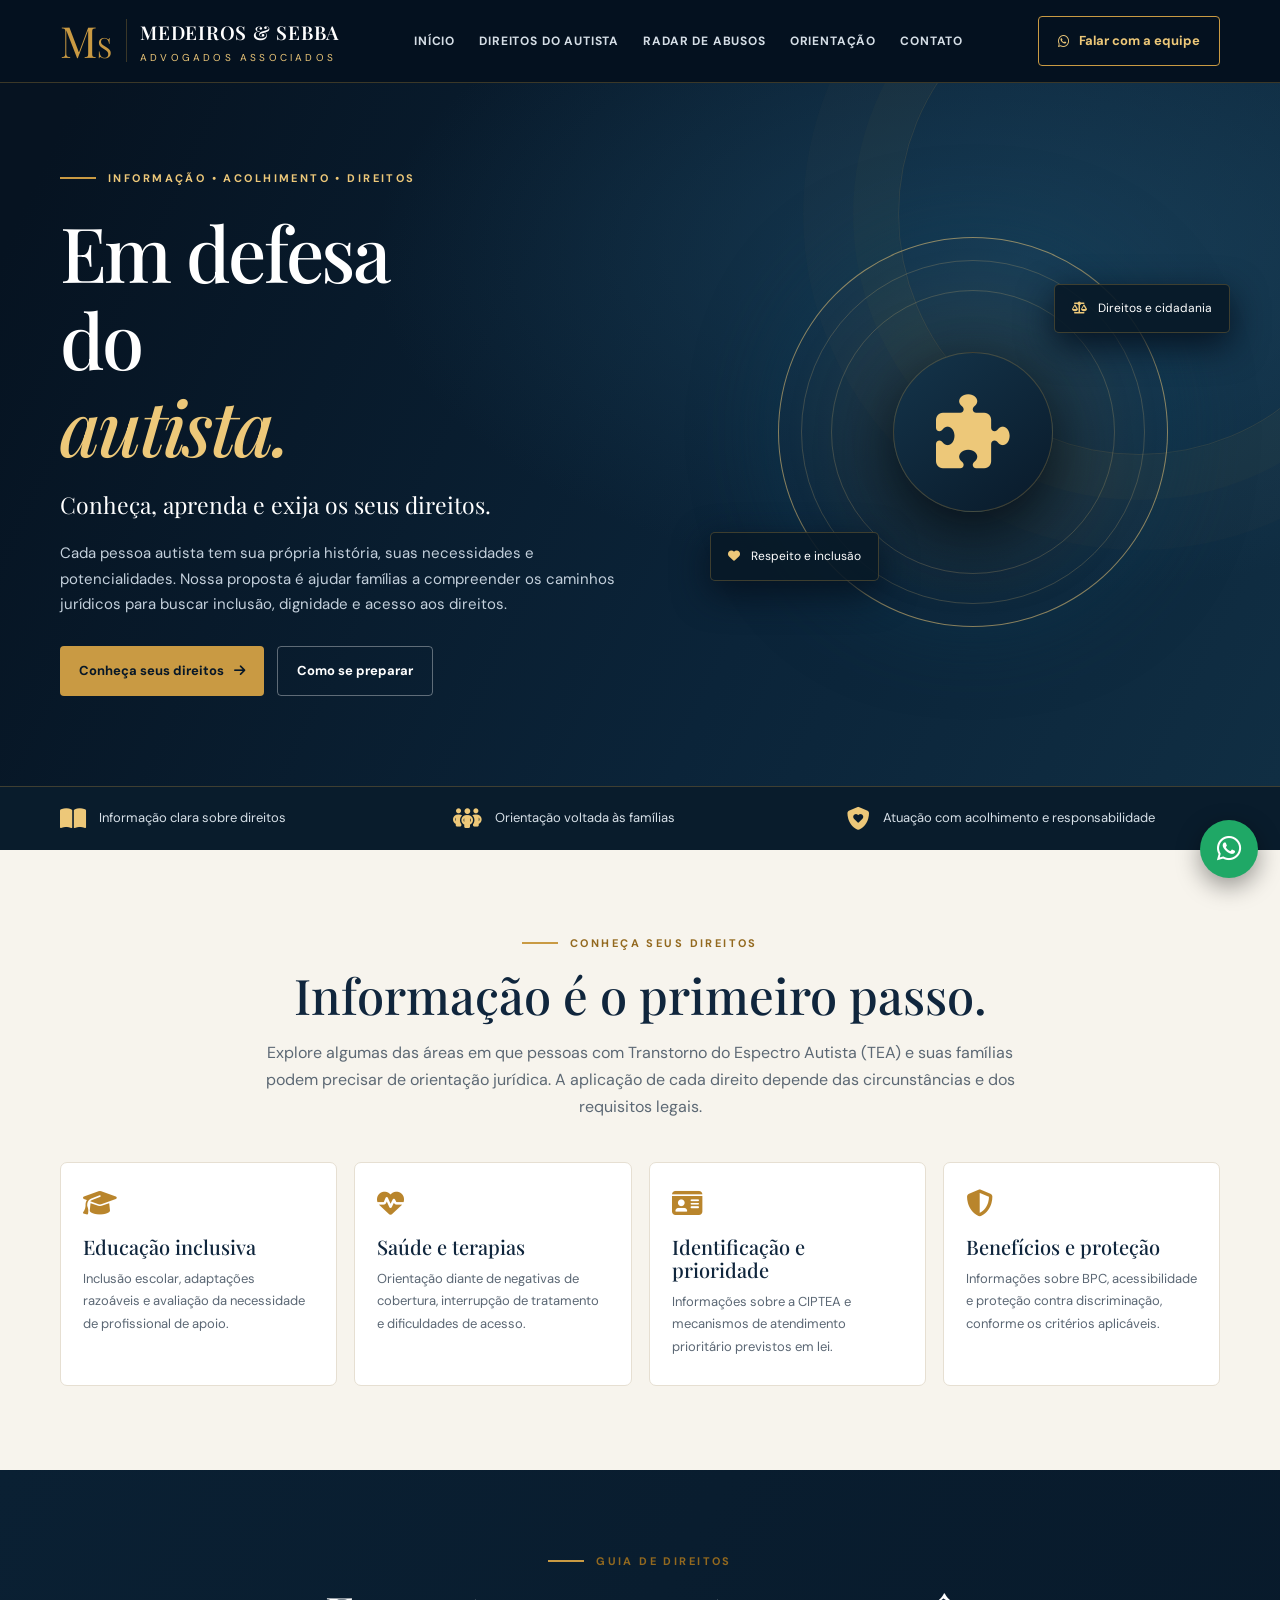
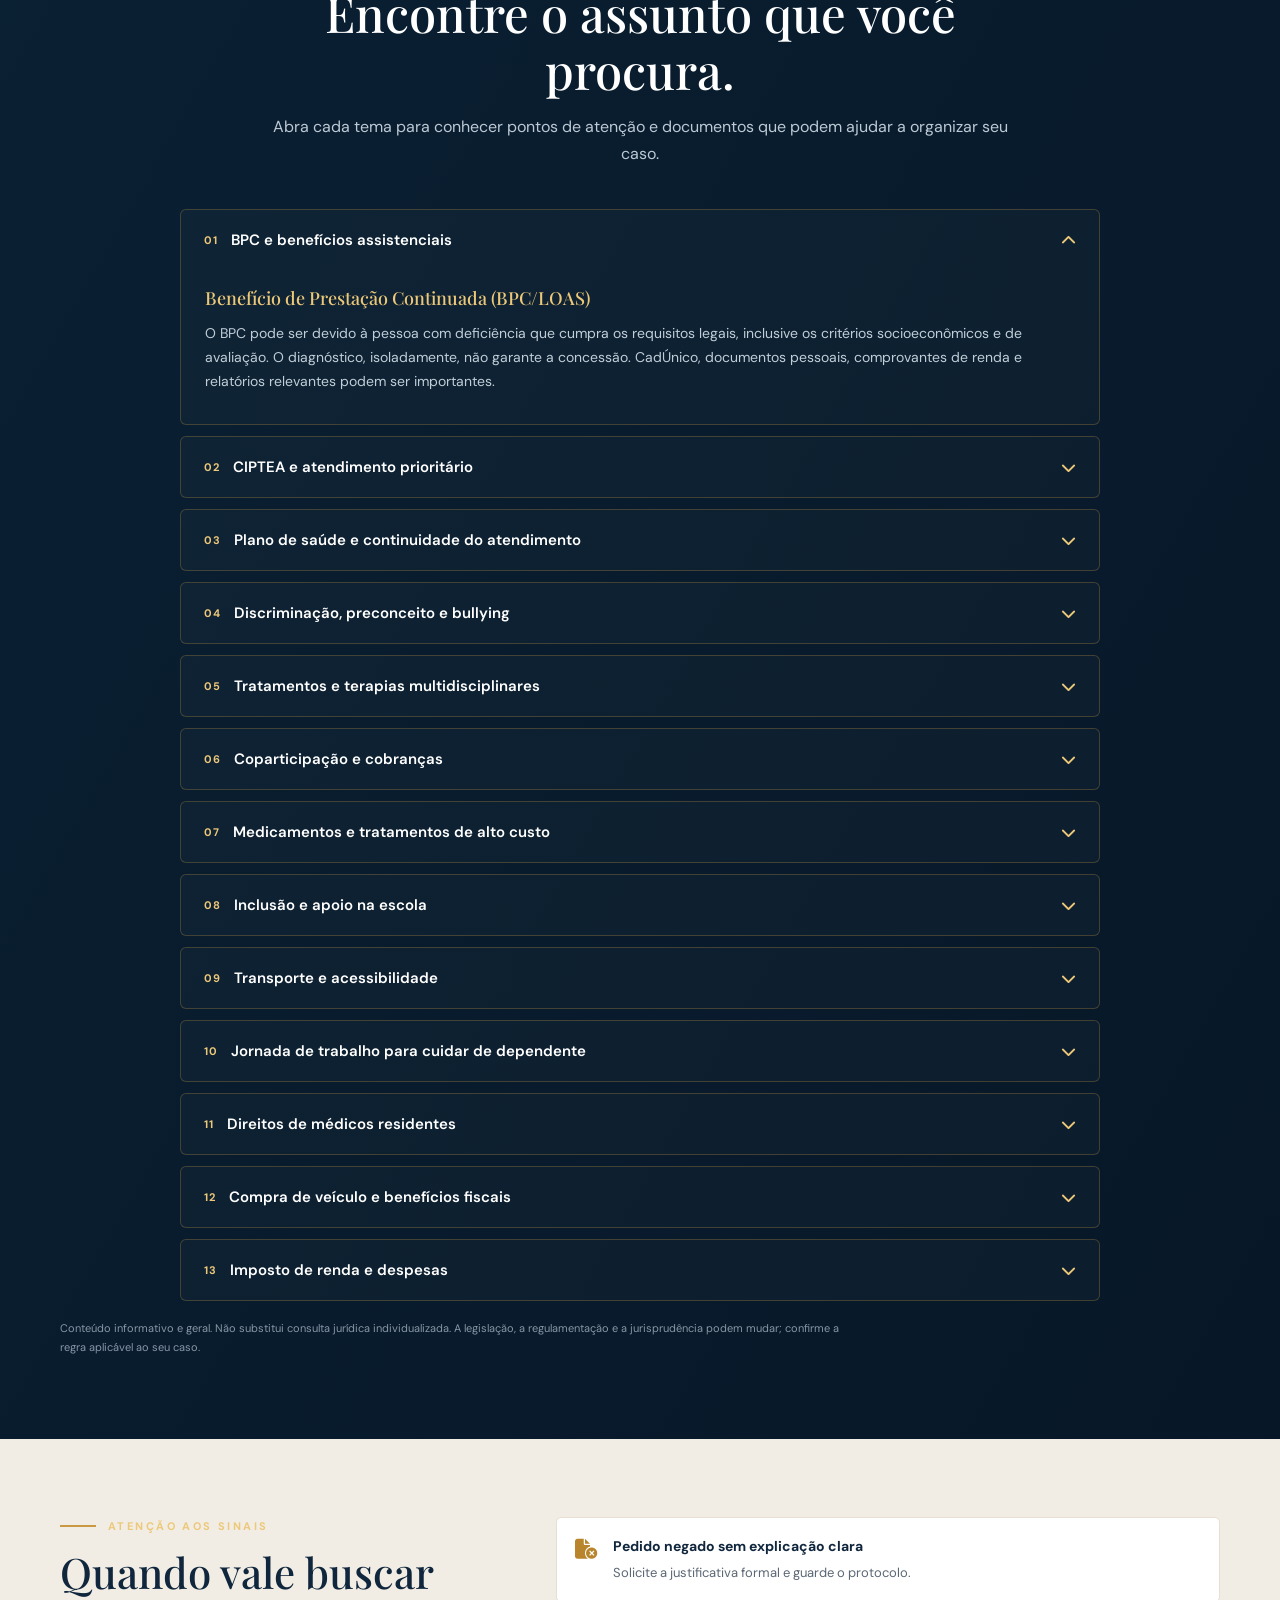
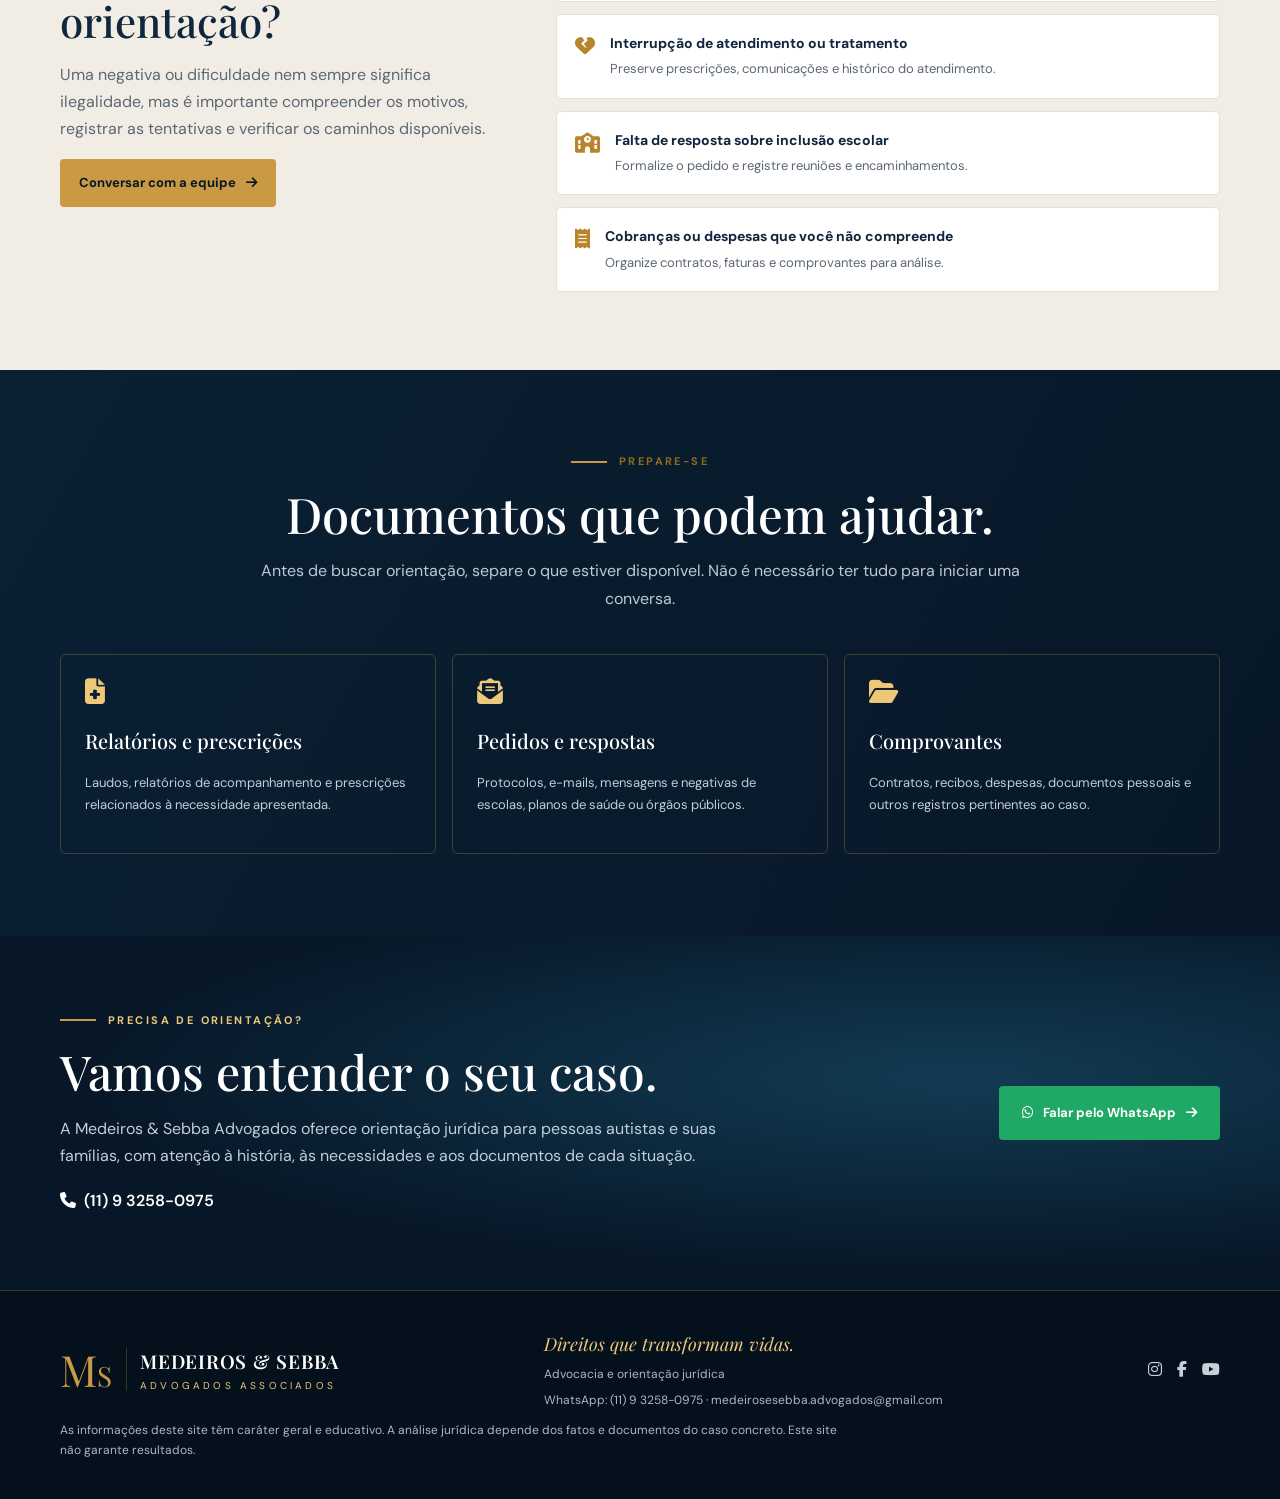
<file: atuacao/saude/autismo/3index.html>
<!doctype html>
<html lang="pt-BR">
<head>
<meta charset="utf-8"><meta name="viewport" content="width=device-width, initial-scale=1">
<meta name="description" content="Informação e orientação jurídica sobre os direitos das pessoas com Transtorno do Espectro Autista e suas famílias.">
<title>Em Defesa do Autista | Medeiros & Sebba Advogados</title>
<link rel="preconnect" href="https://fonts.googleapis.com"><link rel="preconnect" href="https://fonts.gstatic.com" crossorigin>
<link href="https://fonts.googleapis.com/css2?family=DM+Sans:wght@400;500;600;700&family=Playfair+Display:wght@500;600;700&display=swap" rel="stylesheet">
<link rel="stylesheet" href="https://cdnjs.cloudflare.com/ajax/libs/font-awesome/6.5.1/css/all.min.css">
<style>
:root{--navy:#071727;--navy2:#0c2439;--ink:#10263d;--gold:#c99a43;--gold2:#edc879;--cream:#f7f4ed;--muted:#b9c5d1;--line:rgba(201,154,67,.28);--green:#1fa866;--white:#fff}*{box-sizing:border-box}html{scroll-behavior:smooth;scroll-padding-top:95px}body{margin:0;font-family:'DM Sans',sans-serif;color:var(--white);background:var(--navy);line-height:1.7}a{color:inherit}.wrap{width:min(1160px,calc(100% - 44px));margin:auto}.topbar{position:sticky;top:0;z-index:50;background:rgba(5,18,31,.94);backdrop-filter:blur(16px);border-bottom:1px solid var(--line)}.nav{min-height:82px;display:flex;align-items:center;justify-content:space-between;gap:24px}.brand{display:flex;align-items:center;gap:13px;text-decoration:none}.monogram{font-family:'Playfair Display',serif;font-size:43px;line-height:1;color:var(--gold);border-right:1px solid var(--line);padding-right:14px}.brand strong{display:block;font-family:'Playfair Display',serif;font-size:19px;letter-spacing:.04em;font-weight:600}.brand small{display:block;color:var(--gold2);font-size:10px;letter-spacing:.32em;text-transform:uppercase}.navlinks{display:flex;gap:24px;align-items:center}.navlinks a{text-decoration:none;font-size:12px;font-weight:700;letter-spacing:.07em;text-transform:uppercase;color:#d5dee6;transition:.2s}.navlinks a:hover{color:var(--gold2)}.navcta,.button{display:inline-flex;align-items:center;justify-content:center;gap:10px;padding:13px 19px;border-radius:4px;text-decoration:none;font-weight:700;font-size:13px;transition:transform .2s,background .2s}.navcta{border:1px solid var(--gold);color:var(--gold2);white-space:nowrap}.navcta:hover,.button:hover{transform:translateY(-2px)}.menu-toggle{display:none;background:none;color:white;border:1px solid var(--line);padding:10px 13px;border-radius:4px;font-size:18px}.hero{position:relative;overflow:hidden;background:radial-gradient(ellipse at 80% 25%,rgba(35,83,112,.5),transparent 45%),linear-gradient(115deg,#061321 5%,#0b2439 62%,#102e43);padding:86px 0 90px}.hero:after{content:"";position:absolute;width:480px;height:480px;border:1px solid rgba(201,154,67,.15);border-radius:50%;right:-100px;top:-110px;box-shadow:0 0 0 45px rgba(201,154,67,.025),0 0 0 95px rgba(201,154,67,.02);pointer-events:none}.hero-grid{display:grid;grid-template-columns:1.1fr .9fr;gap:60px;align-items:center;position:relative;z-index:1}.eyebrow{display:flex;align-items:center;gap:12px;color:var(--gold2);font-size:11px;font-weight:700;letter-spacing:.22em;text-transform:uppercase}.eyebrow:before{content:"";width:36px;height:2px;background:var(--gold)}h1,h2,h3{font-family:'Playfair Display',serif;font-weight:500;line-height:1.15}h1{font-size:clamp(44px,6vw,76px);margin:20px 0 18px;letter-spacing:-.035em}h1 span{display:block;color:var(--gold2);font-style:italic}.hero-lead{font-family:'Playfair Display',serif;font-size:23px;line-height:1.45;max-width:570px;margin:0 0 20px}.hero-copy{color:#c4d0dc;max-width:590px;font-size:15px}.actions{display:flex;gap:13px;flex-wrap:wrap;margin-top:28px}.button-primary{background:var(--gold);color:#071727}.button-outline{border:1px solid rgba(255,255,255,.35);color:#fff}.hero-art{min-height:390px;position:relative;display:flex;align-items:center;justify-content:center}.orbit{width:min(390px,100%);aspect-ratio:1;border-radius:50%;border:1px solid rgba(237,200,121,.55);display:grid;place-items:center;position:relative;background:radial-gradient(circle,rgba(201,154,67,.13),transparent 68%);box-shadow:0 0 80px rgba(12,55,80,.5)}.orbit:before,.orbit:after{content:"";position:absolute;border:1px solid rgba(237,200,121,.2);border-radius:50%;inset:22px}.orbit:after{inset:52px}.symbol{width:160px;height:160px;border-radius:50%;display:grid;place-items:center;color:var(--gold2);font-size:74px;background:linear-gradient(145deg,#14344a,#091a2a);border:1px solid var(--line);box-shadow:0 20px 70px #020a12}.float-note{position:absolute;background:rgba(8,25,40,.92);border:1px solid var(--line);padding:13px 17px;border-radius:5px;font-size:12px;box-shadow:0 12px 35px #061321}.float-note i{color:var(--gold2);margin-right:8px}.note-a{top:12%;right:-2%}.note-b{bottom:12%;left:-3%}.trustline{border-top:1px solid var(--line);background:#091c2c}.trust-grid{display:grid;grid-template-columns:repeat(3,1fr);gap:20px;padding:20px 0}.trust-item{display:flex;align-items:center;gap:13px;color:#d7e0e8;font-size:13px}.trust-item i{font-size:23px;color:var(--gold2)}.light-section{background:var(--cream);color:var(--ink);padding:84px 0}.section-head{text-align:center;max-width:760px;margin:0 auto 42px}.section-head .eyebrow{justify-content:center;color:#93691f}.section-head h2{font-size:clamp(34px,4vw,49px);margin:15px 0;color:var(--ink)}.section-head p{color:#5c6874;margin:0}.rights-grid{display:grid;grid-template-columns:repeat(4,1fr);gap:17px}.right-card{padding:27px 22px;background:#fff;border:1px solid #e6dfd2;border-radius:7px;transition:.25s}.right-card:hover{transform:translateY(-5px);box-shadow:0 15px 35px rgba(16,38,61,.1);border-color:#d4b16c}.right-card i{font-size:27px;color:#b9852c;margin-bottom:18px}.right-card h3{font-size:20px;margin:0 0 10px}.right-card p{font-size:13px;color:#5b6774;margin:0}.dark-section{padding:82px 0;background:linear-gradient(120deg,#0a2033,#071727)}.section-head.dark h2{color:#fff}.section-head.dark p{color:#bdc9d4}.accordion{max-width:920px;margin:auto;display:grid;gap:11px}.acc-item{border:1px solid var(--line);border-radius:6px;background:rgba(255,255,255,.025);overflow:hidden}.acc-button{width:100%;display:flex;justify-content:space-between;align-items:center;gap:20px;padding:20px 23px;background:transparent;border:0;color:#fff;text-align:left;font:600 15px 'DM Sans',sans-serif;cursor:pointer}.acc-button span{display:flex;align-items:center;gap:13px}.acc-button .num{color:var(--gold2);font-size:11px;letter-spacing:.1em}.acc-button i{color:var(--gold2);transition:transform .25s}.acc-item.open .acc-button i{transform:rotate(180deg)}.acc-content{display:none;padding:0 24px 23px;color:#c1ced8;font-size:14px}.acc-item.open .acc-content{display:block}.acc-content h4{color:var(--gold2);font-family:'Playfair Display',serif;font-size:18px;font-weight:500;margin:13px 0 5px}.acc-content p{margin:8px 0}.acc-content ul{padding-left:22px}.radar{background:#f1ede4;color:var(--ink);padding:78px 0}.radar-grid{display:grid;grid-template-columns:.8fr 1.2fr;gap:54px;align-items:start}.radar h2{font-size:42px;margin:13px 0}.radar-intro{color:#5c6874}.warning-list{display:grid;gap:12px}.warning{display:flex;gap:15px;padding:17px 18px;background:white;border:1px solid #e6dfd2;border-radius:5px}.warning i{color:#b9852c;font-size:20px;margin-top:4px}.warning strong{display:block;font-size:14px}.warning p{margin:3px 0 0;color:#5b6774;font-size:13px}.docs{display:grid;grid-template-columns:repeat(3,1fr);gap:16px}.doc-card{border:1px solid var(--line);padding:24px;border-radius:6px}.doc-card i{font-size:26px;color:var(--gold2)}.doc-card h3{font-size:20px}.doc-card p{font-size:13px;color:#c1ced8}.contact{padding:75px 0;background:radial-gradient(ellipse at 75% 40%,#123b53,#071727 65%)}.contact-grid{display:grid;grid-template-columns:1fr auto;gap:35px;align-items:center}.contact h2{font-size:clamp(34px,4vw,48px);margin:14px 0}.contact p{color:#c1ced8;max-width:680px}.contact .button{background:var(--green);color:#fff;padding:16px 23px}.phone{margin-top:18px;color:#fff;font-weight:600}.footer{padding:33px 0;background:#04101c;border-top:1px solid var(--line)}.footer-grid{display:flex;justify-content:space-between;gap:24px;align-items:center;flex-wrap:wrap}.footer p{color:#aab8c5;font-size:12px;margin:5px 0}.footer .tagline{font-family:'Playfair Display',serif;font-size:18px;font-style:italic;color:var(--gold2)}.socials{display:flex;gap:15px}.socials a{color:#c5d0d9;text-decoration:none}.socials a:hover{color:var(--gold2)}.float-wa{position:fixed;right:22px;bottom:22px;width:58px;height:58px;border-radius:50%;display:grid;place-items:center;background:#1fa866;color:white;font-size:28px;text-decoration:none;box-shadow:0 8px 25px #0006;z-index:60}.legal-note{font-size:11px;color:#8797a6;max-width:800px;margin:18px 0 0}
@media(max-width:900px){.navlinks{display:none;position:absolute;left:0;right:0;top:82px;background:#061523;padding:22px;flex-direction:column;align-items:flex-start;border-bottom:1px solid var(--line)}.navlinks.show{display:flex}.menu-toggle{display:block}.navcta{display:none}.hero-grid{grid-template-columns:1fr;gap:22px}.hero{padding:65px 0}.hero-art{min-height:310px}.orbit{width:290px}.symbol{width:125px;height:125px;font-size:56px}.note-a{right:4%}.note-b{left:2%}.rights-grid{grid-template-columns:repeat(2,1fr)}.radar-grid{grid-template-columns:1fr;gap:25px}.contact-grid{grid-template-columns:1fr}.contact .button{justify-self:start}.docs{grid-template-columns:1fr}}
@media(max-width:540px){.wrap{width:min(100% - 30px,1160px)}.brand strong{font-size:14px}.monogram{font-size:35px}.hero h1{font-size:47px}.hero-lead{font-size:20px}.hero-art{min-height:270px}.orbit{width:240px}.float-note{font-size:10px;padding:10px}.trust-grid{grid-template-columns:1fr;gap:12px}.light-section,.dark-section,.radar{padding:60px 0}.rights-grid{grid-template-columns:1fr}.right-card{padding:22px}.section-head{margin-bottom:30px}.acc-button{padding:17px;font-size:13px}.acc-content{padding:0 17px 18px}.footer-grid{align-items:flex-start;flex-direction:column}}
</style>
</head>
<body>
<header class="topbar"><div class="wrap nav"><a class="brand" href="#inicio" aria-label="Medeiros e Sebba, início"><span class="monogram">M<span style="font-size:.65em">S</span></span><span><strong>MEDEIROS &amp; SEBBA</strong><small>Advogados Associados</small></span></a>
<nav class="navlinks" id="navlinks"><a href="#inicio">Início</a><a href="#direitos">Direitos do autista</a><a href="#radar">Radar de abusos</a><a href="#orientacao">Orientação</a><a href="#contato">Contato</a></nav><a class="navcta" href="https://wa.me/5511932580975?text=Ol%C3%A1%2C%20gostaria%20de%20orienta%C3%A7%C3%A3o%20jur%C3%ADdica%20sobre%20TEA." target="_blank" rel="noopener"><i class="fa-brands fa-whatsapp"></i> Falar com a equipe</a><button class="menu-toggle" id="menuToggle" aria-label="Abrir menu" aria-expanded="false"><i class="fa-solid fa-bars"></i></button></div></header>
<main>
<section class="hero" id="inicio"><div class="wrap hero-grid"><div><div class="eyebrow">Informação • Acolhimento • Direitos</div><h1>Em defesa<br>do <span>autista.</span></h1><p class="hero-lead">Conheça, aprenda e exija os seus direitos.</p><p class="hero-copy">Cada pessoa autista tem sua própria história, suas necessidades e potencialidades. Nossa proposta é ajudar famílias a compreender os caminhos jurídicos para buscar inclusão, dignidade e acesso aos direitos.</p><div class="actions"><a class="button button-primary" href="#direitos">Conheça seus direitos <i class="fa-solid fa-arrow-right"></i></a><a class="button button-outline" href="#orientacao">Como se preparar</a></div></div><div class="hero-art" aria-label="Símbolo ilustrativo de inclusão e proteção"><div class="orbit"><div class="symbol"><i class="fa-solid fa-puzzle-piece"></i></div></div><div class="float-note note-a"><i class="fa-solid fa-scale-balanced"></i> Direitos e cidadania</div><div class="float-note note-b"><i class="fa-solid fa-heart"></i> Respeito e inclusão</div></div></div></section>
<div class="trustline"><div class="wrap trust-grid"><div class="trust-item"><i class="fa-solid fa-book-open"></i><span>Informação clara sobre direitos</span></div><div class="trust-item"><i class="fa-solid fa-people-group"></i><span>Orientação voltada às famílias</span></div><div class="trust-item"><i class="fa-solid fa-shield-heart"></i><span>Atuação com acolhimento e responsabilidade</span></div></div></div>
<section class="light-section" id="direitos"><div class="wrap"><div class="section-head"><div class="eyebrow">Conheça seus direitos</div><h2>Informação é o primeiro passo.</h2><p>Explore algumas das áreas em que pessoas com Transtorno do Espectro Autista (TEA) e suas famílias podem precisar de orientação jurídica. A aplicação de cada direito depende das circunstâncias e dos requisitos legais.</p></div><div class="rights-grid">
<article class="right-card"><i class="fa-solid fa-graduation-cap"></i><h3>Educação inclusiva</h3><p>Inclusão escolar, adaptações razoáveis e avaliação da necessidade de profissional de apoio.</p></article>
<article class="right-card"><i class="fa-solid fa-heart-pulse"></i><h3>Saúde e terapias</h3><p>Orientação diante de negativas de cobertura, interrupção de tratamento e dificuldades de acesso.</p></article>
<article class="right-card"><i class="fa-solid fa-id-card"></i><h3>Identificação e prioridade</h3><p>Informações sobre a CIPTEA e mecanismos de atendimento prioritário previstos em lei.</p></article>
<article class="right-card"><i class="fa-solid fa-shield-halved"></i><h3>Benefícios e proteção</h3><p>Informações sobre BPC, acessibilidade e proteção contra discriminação, conforme os critérios aplicáveis.</p></article>
</div></div></section>
<section class="dark-section"><div class="wrap"><div class="section-head dark"><div class="eyebrow">Guia de direitos</div><h2>Encontre o assunto que você procura.</h2><p>Abra cada tema para conhecer pontos de atenção e documentos que podem ajudar a organizar seu caso.</p></div><div class="accordion" id="rightsAccordion">
<article class="acc-item open"><button class="acc-button" aria-expanded="true"><span><b class="num">01</b> BPC e benefícios assistenciais</span><i class="fa-solid fa-chevron-down"></i></button><div class="acc-content"><h4>Benefício de Prestação Continuada (BPC/LOAS)</h4><p>O BPC pode ser devido à pessoa com deficiência que cumpra os requisitos legais, inclusive os critérios socioeconômicos e de avaliação. O diagnóstico, isoladamente, não garante a concessão. CadÚnico, documentos pessoais, comprovantes de renda e relatórios relevantes podem ser importantes.</p></div></article>
<article class="acc-item"><button class="acc-button" aria-expanded="false"><span><b class="num">02</b> CIPTEA e atendimento prioritário</span><i class="fa-solid fa-chevron-down"></i></button><div class="acc-content"><h4>Carteira de Identificação da Pessoa com TEA</h4><p>A CIPTEA foi instituída pela Lei nº 13.977/2020. A emissão e os procedimentos podem variar conforme o ente responsável. Verifique os documentos e o canal oficial do seu estado ou município.</p></div></article>
<article class="acc-item"><button class="acc-button" aria-expanded="false"><span><b class="num">03</b> Plano de saúde e continuidade do atendimento</span><i class="fa-solid fa-chevron-down"></i></button><div class="acc-content"><h4>Negativa, cancelamento ou dificuldade de acesso</h4><p>Guarde o contrato, relatórios e prescrições, protocolos de atendimento e a negativa por escrito. A cobertura e as medidas cabíveis dependem do contrato, da regulamentação aplicável e dos fatos de cada caso.</p></div></article>
<article class="acc-item"><button class="acc-button" aria-expanded="false"><span><b class="num">04</b> Discriminação, preconceito e bullying</span><i class="fa-solid fa-chevron-down"></i></button><div class="acc-content"><h4>Registre os fatos e preserve as evidências</h4><p>Em situações de discriminação ou violência, documente datas, mensagens, testemunhas e providências tomadas. Dependendo dos fatos, podem existir medidas escolares, administrativas, cíveis ou criminais. Em situação de risco imediato, procure os serviços públicos competentes.</p></div></article>
<article class="acc-item"><button class="acc-button" aria-expanded="false"><span><b class="num">05</b> Tratamentos e terapias multidisciplinares</span><i class="fa-solid fa-chevron-down"></i></button><div class="acc-content"><h4>Prescrição e necessidade individual</h4><p>Relatórios clínicos atualizados, plano terapêutico e registros de solicitações e respostas ajudam a avaliar uma eventual negativa de atendimento. A análise deve considerar a legislação e a regulamentação vigentes.</p></div></article>
<article class="acc-item"><button class="acc-button" aria-expanded="false"><span><b class="num">06</b> Coparticipação e cobranças</span><i class="fa-solid fa-chevron-down"></i></button><div class="acc-content"><h4>Revisão de cobranças</h4><p>Reúna contrato, boletos, demonstrativos de utilização e comprovantes de pagamento. A legalidade de cobranças e a possibilidade de restituição dependem das cláusulas, dos valores e das regras aplicáveis.</p></div></article>
<article class="acc-item"><button class="acc-button" aria-expanded="false"><span><b class="num">07</b> Medicamentos e tratamentos de alto custo</span><i class="fa-solid fa-chevron-down"></i></button><div class="acc-content"><h4>Organize a documentação médica</h4><p>Prescrição fundamentada, justificativa clínica, histórico de tratamentos e negativa formal podem ser relevantes. Os requisitos variam conforme o medicamento, o responsável pelo fornecimento e a via administrativa ou judicial.</p></div></article>
<article class="acc-item"><button class="acc-button" aria-expanded="false"><span><b class="num">08</b> Inclusão e apoio na escola</span><i class="fa-solid fa-chevron-down"></i></button><div class="acc-content"><h4>Necessidades educacionais específicas</h4><p>Registros de reuniões, solicitações à escola, plano educacional individualizado quando houver e relatórios profissionais podem auxiliar na avaliação das adaptações e apoios necessários.</p></div></article>
<article class="acc-item"><button class="acc-button" aria-expanded="false"><span><b class="num">09</b> Transporte e acessibilidade</span><i class="fa-solid fa-chevron-down"></i></button><div class="acc-content"><h4>Regras variam conforme o serviço e a localidade</h4><p>Benefícios de transporte podem depender da modalidade, da renda, da residência e das normas estaduais ou municipais. Consulte os critérios oficiais antes de solicitar.</p></div></article>
<article class="acc-item"><button class="acc-button" aria-expanded="false"><span><b class="num">10</b> Jornada de trabalho para cuidar de dependente</span><i class="fa-solid fa-chevron-down"></i></button><div class="acc-content"><h4>Análise conforme o vínculo funcional</h4><p>As regras podem variar entre servidores federais, estaduais, municipais e empregados regidos pela CLT. Reúna comprovantes do vínculo, requerimentos administrativos e documentos que demonstrem a necessidade de acompanhamento.</p></div></article>
<article class="acc-item"><button class="acc-button" aria-expanded="false"><span><b class="num">11</b> Direitos de médicos residentes</span><i class="fa-solid fa-chevron-down"></i></button><div class="acc-content"><h4>Auxílio-moradia e condições do programa</h4><p>O exame de eventual direito exige verificar o programa, o período, as normas aplicáveis e a documentação relacionada à residência médica.</p></div></article>
<article class="acc-item"><button class="acc-button" aria-expanded="false"><span><b class="num">12</b> Compra de veículo e benefícios fiscais</span><i class="fa-solid fa-chevron-down"></i></button><div class="acc-content"><h4>Requisitos e análise individual</h4><p>Isenções tributárias e benefícios para aquisição de veículos possuem critérios específicos e podem variar conforme o tributo e o estado. Antes de comprar, confirme os requisitos junto aos órgãos oficiais e avalie a documentação necessária.</p></div></article>
<article class="acc-item"><button class="acc-button" aria-expanded="false"><span><b class="num">13</b> Imposto de renda e despesas</span><i class="fa-solid fa-chevron-down"></i></button><div class="acc-content"><h4>Guarde recibos e comprovantes</h4><p>Regras de dedução e isenção dependem da natureza da despesa, da documentação e da legislação tributária vigente. A análise deve ser feita com base na situação concreta e nas orientações oficiais da Receita Federal.</p></div></article>
</div><p class="legal-note">Conteúdo informativo e geral. Não substitui consulta jurídica individualizada. A legislação, a regulamentação e a jurisprudência podem mudar; confirme a regra aplicável ao seu caso.</p></div></section>
<section class="radar" id="radar"><div class="wrap radar-grid"><div><div class="eyebrow">Atenção aos sinais</div><h2>Quando vale buscar orientação?</h2><p class="radar-intro">Uma negativa ou dificuldade nem sempre significa ilegalidade, mas é importante compreender os motivos, registrar as tentativas e verificar os caminhos disponíveis.</p><a class="button button-primary" href="#contato">Conversar com a equipe <i class="fa-solid fa-arrow-right"></i></a></div><div class="warning-list"><div class="warning"><i class="fa-solid fa-file-circle-xmark"></i><div><strong>Pedido negado sem explicação clara</strong><p>Solicite a justificativa formal e guarde o protocolo.</p></div></div><div class="warning"><i class="fa-solid fa-heart-crack"></i><div><strong>Interrupção de atendimento ou tratamento</strong><p>Preserve prescrições, comunicações e histórico do atendimento.</p></div></div><div class="warning"><i class="fa-solid fa-school"></i><div><strong>Falta de resposta sobre inclusão escolar</strong><p>Formalize o pedido e registre reuniões e encaminhamentos.</p></div></div><div class="warning"><i class="fa-solid fa-receipt"></i><div><strong>Cobranças ou despesas que você não compreende</strong><p>Organize contratos, faturas e comprovantes para análise.</p></div></div></div></div></section>
<section class="dark-section" id="orientacao"><div class="wrap"><div class="section-head dark"><div class="eyebrow">Prepare-se</div><h2>Documentos que podem ajudar.</h2><p>Antes de buscar orientação, separe o que estiver disponível. Não é necessário ter tudo para iniciar uma conversa.</p></div><div class="docs"><article class="doc-card"><i class="fa-solid fa-file-medical"></i><h3>Relatórios e prescrições</h3><p>Laudos, relatórios de acompanhamento e prescrições relacionados à necessidade apresentada.</p></article><article class="doc-card"><i class="fa-solid fa-envelope-open-text"></i><h3>Pedidos e respostas</h3><p>Protocolos, e-mails, mensagens e negativas de escolas, planos de saúde ou órgãos públicos.</p></article><article class="doc-card"><i class="fa-solid fa-folder-open"></i><h3>Comprovantes</h3><p>Contratos, recibos, despesas, documentos pessoais e outros registros pertinentes ao caso.</p></article></div></div></section>
<section class="contact" id="contato"><div class="wrap contact-grid"><div><div class="eyebrow">Precisa de orientação?</div><h2>Vamos entender o seu caso.</h2><p>A Medeiros &amp; Sebba Advogados oferece orientação jurídica para pessoas autistas e suas famílias, com atenção à história, às necessidades e aos documentos de cada situação.</p><div class="phone"><i class="fa-solid fa-phone"></i> &nbsp;(11) 9 3258-0975</div></div><a class="button" href="https://wa.me/5511932580975?text=Ol%C3%A1%2C%20visitei%20o%20site%20Em%20Defesa%20do%20Autista%20e%20gostaria%20de%20orienta%C3%A7%C3%A3o." target="_blank" rel="noopener"><i class="fa-brands fa-whatsapp"></i> Falar pelo WhatsApp <i class="fa-solid fa-arrow-right"></i></a></div></section>
</main>
<footer class="footer"><div class="wrap footer-grid"><div class="brand"><span class="monogram">M<span style="font-size:.65em">S</span></span><span><strong>MEDEIROS &amp; SEBBA</strong><small>Advogados Associados</small></span></div><div><p class="tagline">Direitos que transformam vidas.</p><p>Advocacia e orientação jurídica</p><p>WhatsApp: (11) 9 3258-0975 · medeirosesebba.advogados@gmail.com</p></div><div class="socials"><a href="#contato" aria-label="Instagram"><i class="fa-brands fa-instagram"></i></a><a href="#contato" aria-label="Facebook"><i class="fa-brands fa-facebook-f"></i></a><a href="#contato" aria-label="YouTube"><i class="fa-brands fa-youtube"></i></a></div></div><div class="wrap"><p class="legal-note">As informações deste site têm caráter geral e educativo. A análise jurídica depende dos fatos e documentos do caso concreto. Este site não garante resultados.</p></div></footer>
<a class="float-wa" href="https://wa.me/5511932580975?text=Ol%C3%A1%2C%20gostaria%20de%20orienta%C3%A7%C3%A3o%20jur%C3%ADdica." target="_blank" rel="noopener" aria-label="Contato pelo WhatsApp"><i class="fa-brands fa-whatsapp"></i></a>
<script>
const menuToggle=document.getElementById('menuToggle');const navlinks=document.getElementById('navlinks');menuToggle.addEventListener('click',()=>{const opened=navlinks.classList.toggle('show');menuToggle.setAttribute('aria-expanded',String(opened));menuToggle.innerHTML=opened?'<i class="fa-solid fa-xmark"></i>':'<i class="fa-solid fa-bars"></i>';});navlinks.querySelectorAll('a').forEach(a=>a.addEventListener('click',()=>{navlinks.classList.remove('show');menuToggle.setAttribute('aria-expanded','false');menuToggle.innerHTML='<i class="fa-solid fa-bars"></i>';}));document.querySelectorAll('.acc-button').forEach(btn=>btn.addEventListener('click',()=>{const item=btn.closest('.acc-item');const opened=item.classList.toggle('open');btn.setAttribute('aria-expanded',String(opened));}));
</script>
</body></html>
</file>
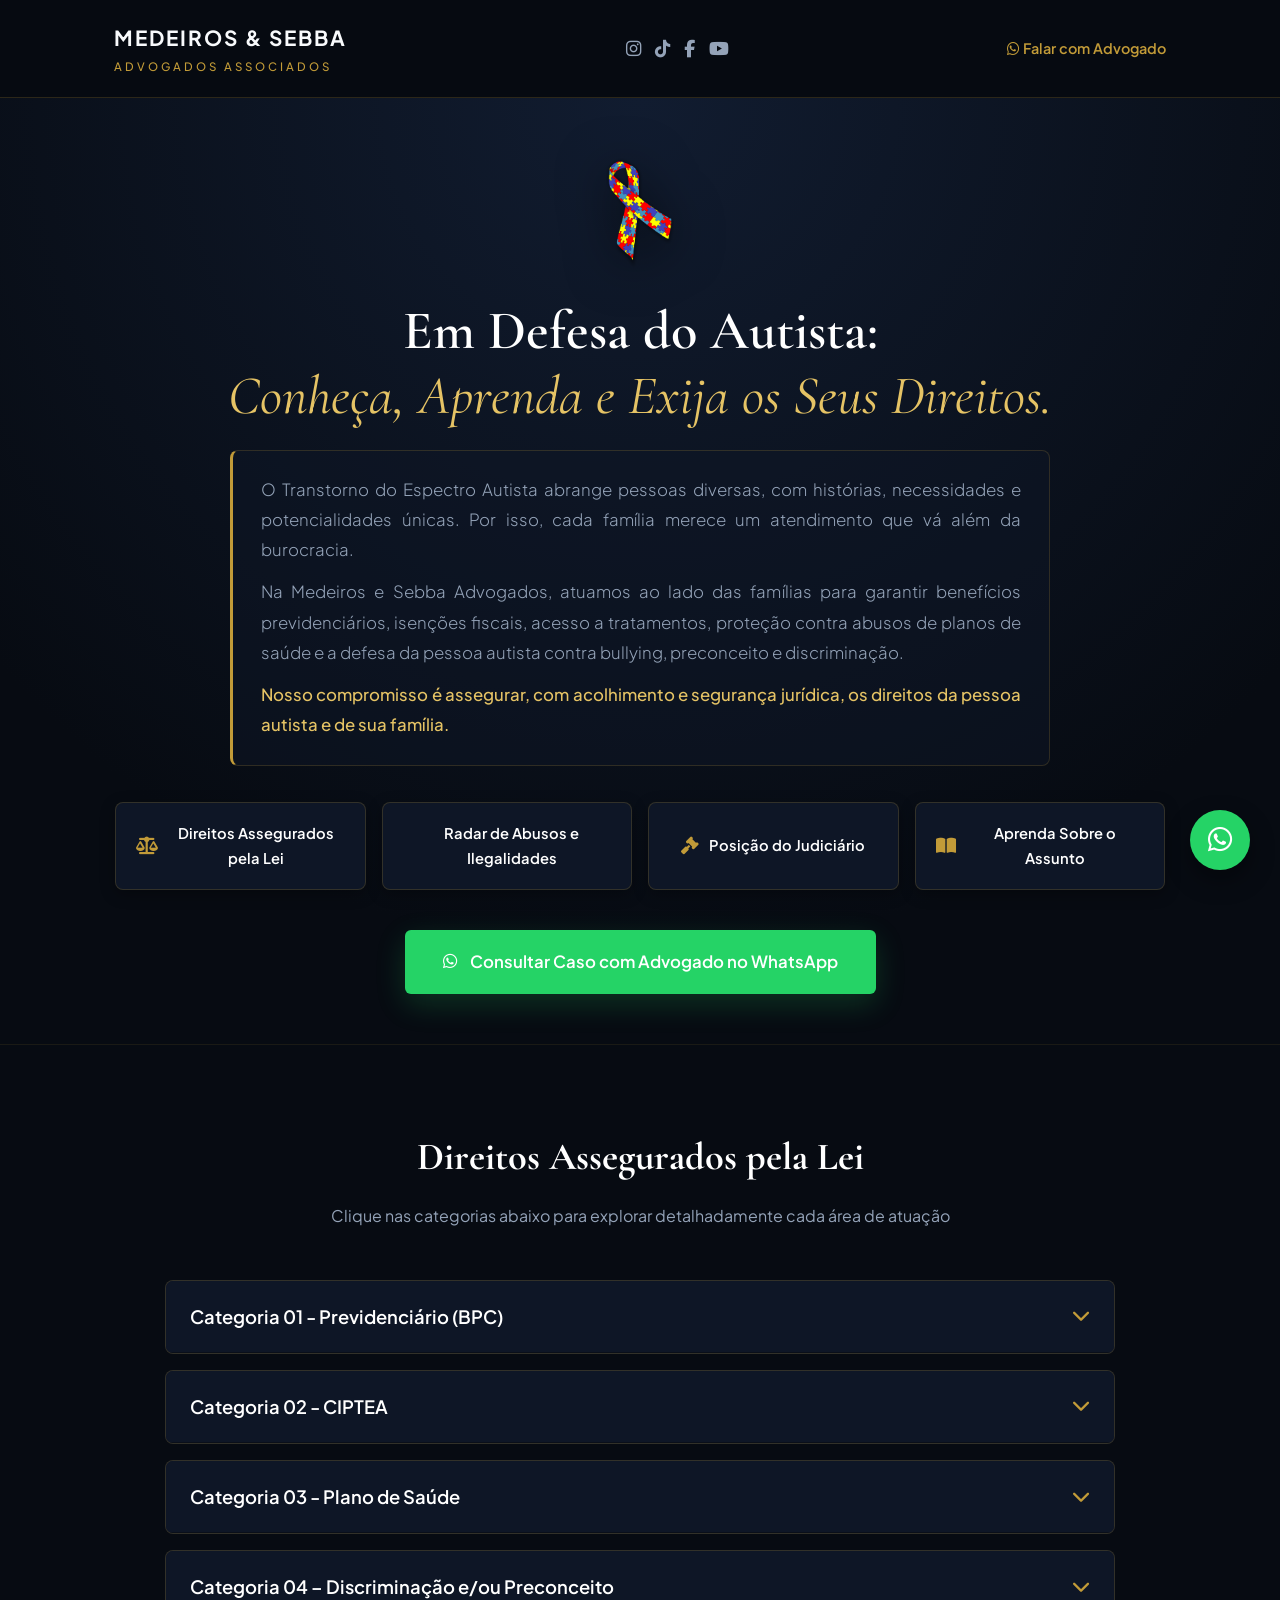
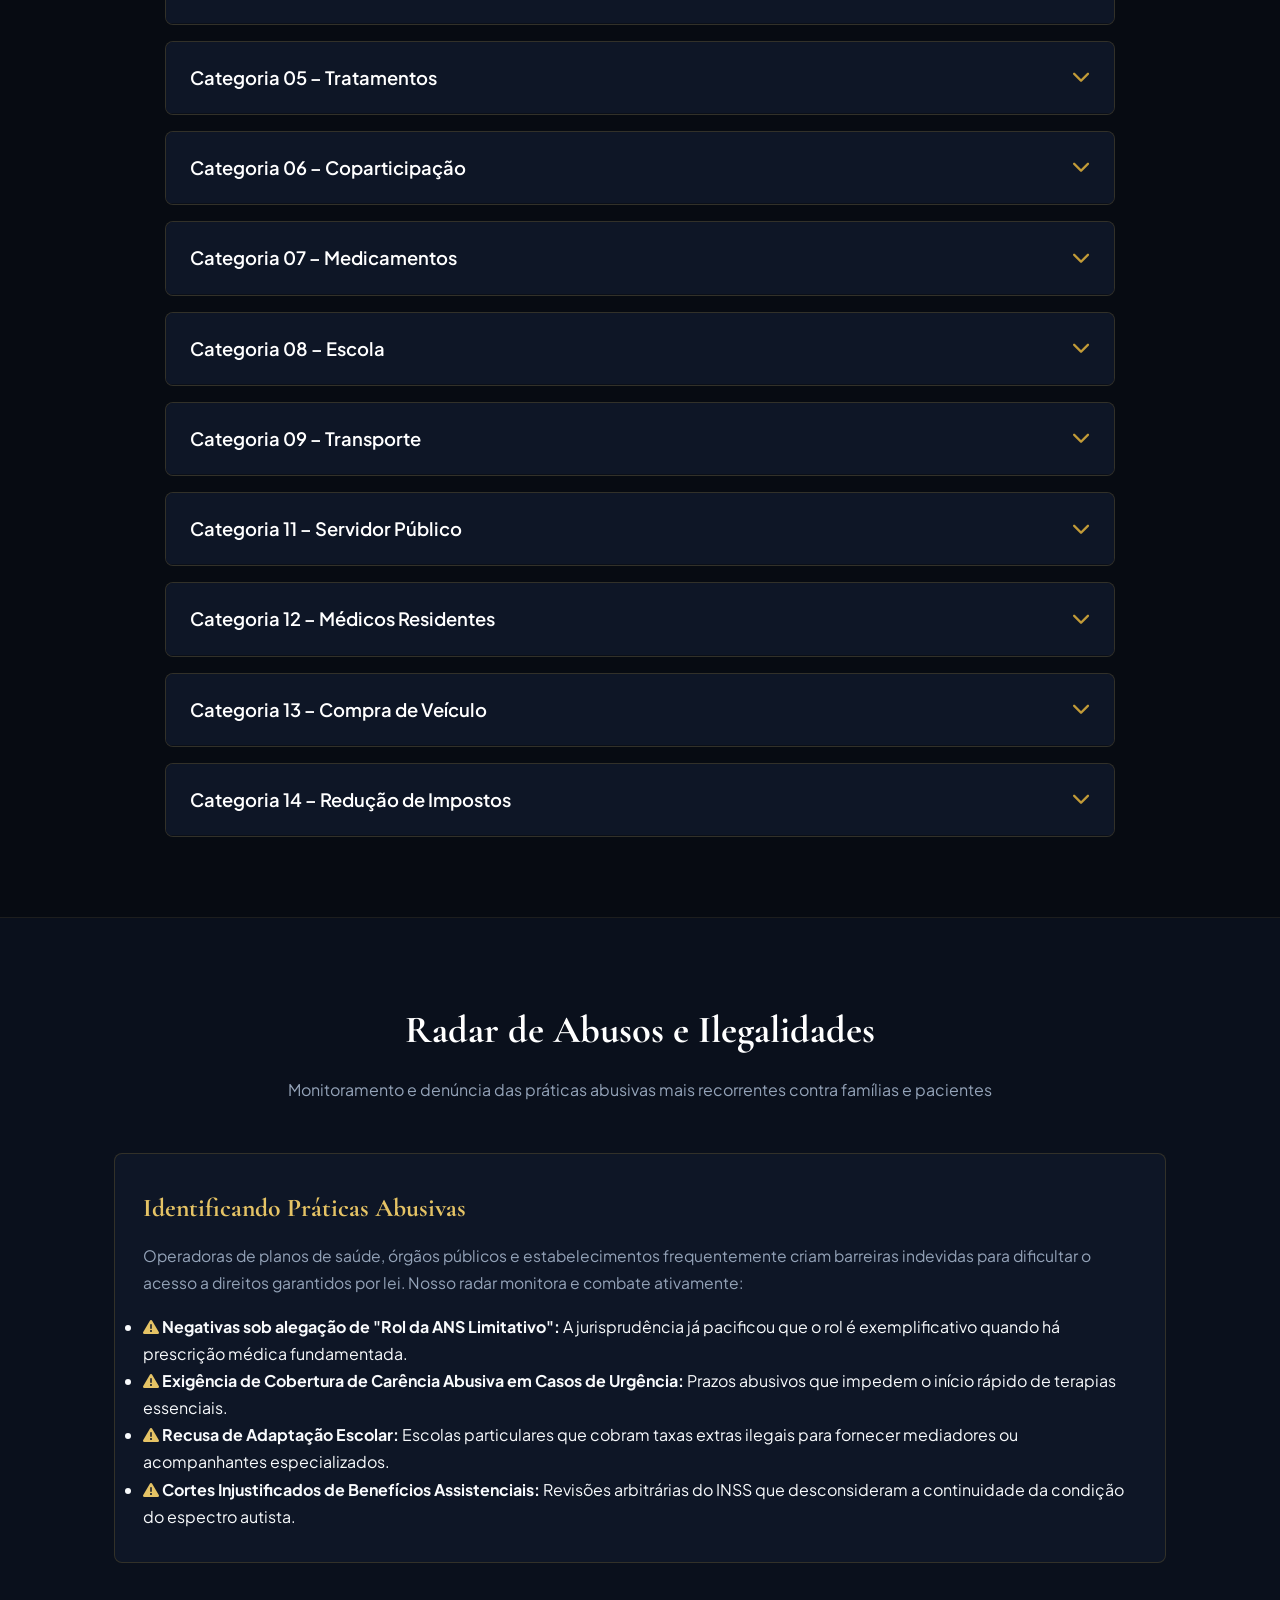
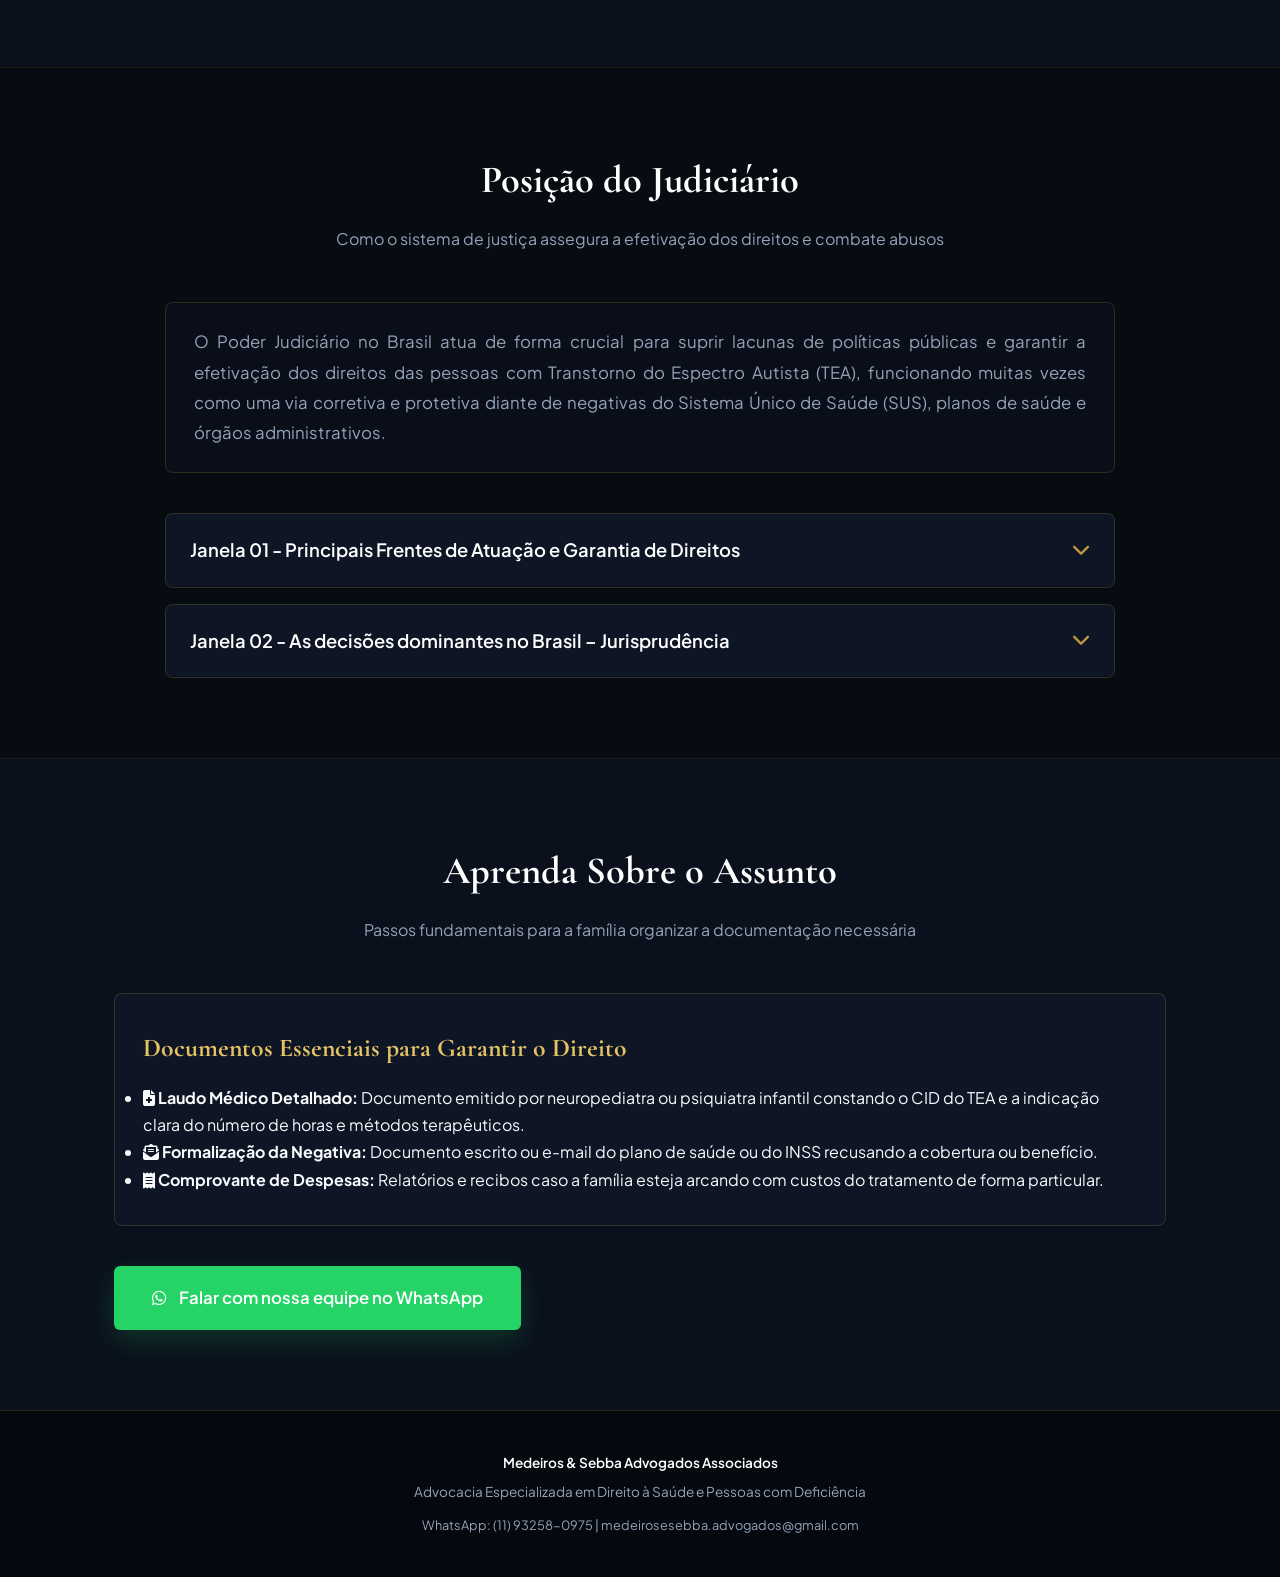
<file: atuacao/saude/autismo/4ndex.html>
<!DOCTYPE html>
<html lang="pt-BR">
<head>
    <meta charset="UTF-8">
    <meta name="viewport" content="width=device-width, initial-scale=1.0">
    <title>Em Defesa do Autista | Medeiros & Sebba Advogados</title>

    <!-- Google Fonts -->
    <link rel="preconnect" href="https://fonts.googleapis.com">
    <link rel="preconnect" href="https://fonts.gstatic.com" crossorigin>
    <link href="https://fonts.googleapis.com/css2?family=Cormorant+Garamond:ital,wght@0,500;0,600;0,700;1,400&family=Plus+Jakarta+Sans:wght@300;400;500;600;700&display=swap" rel="stylesheet">

    <!-- Font Awesome -->
    <link rel="stylesheet" href="https://cdnjs.cloudflare.com/ajax/libs/font-awesome/6.5.1/css/all.min.css">

    <style>
        :root {
            --bg-main: #070B12;
            --bg-surface: #0E1626;
            --bg-surface-hover: #152035;
            --accent-gold: #C29B38;
            --accent-gold-light: #E5C365;
            --text-primary: #F8FAFC;
            --text-secondary: #94A3B8;
            --border-line: rgba(194, 155, 56, 0.2);
            --whatsapp-green: #25D366;
            --whatsapp-hover: #1EBE5D;
        }

        * {
            margin: 0;
            padding: 0;
            box-sizing: border-box;
            scroll-behavior: smooth;
        }

        body {
            font-family: 'Plus Jakarta Sans', sans-serif;
            background-color: var(--bg-main);
            color: var(--text-primary);
            line-height: 1.7;
            -webkit-font-smoothing: antialiased;
            overflow-x: hidden;
        }

        h1, h2, h3, .serif {
            font-family: 'Cormorant Garamond', serif;
        }

        .container {
            max-width: 1100px;
            margin: 0 auto;
            padding: 0 24px;
        }

        /* HEADER SÓBRIO COM REDES SOCIAIS */
        header {
            padding: 20px 0;
            border-bottom: 1px solid var(--border-line);
            background: rgba(7, 11, 18, 0.95);
            backdrop-filter: blur(12px);
            position: sticky;
            top: 0;
            z-index: 100;
        }

        .brand-header {
            display: flex;
            justify-content: space-between;
            align-items: center;
            flex-wrap: wrap;
            gap: 15px;
        }

        .brand-name {
            font-size: 1.3rem;
            font-weight: 700;
            letter-spacing: 2px;
            color: var(--text-primary);
            text-transform: uppercase;
        }

        .brand-name span {
            color: var(--accent-gold);
            font-size: 0.72rem;
            display: block;
            letter-spacing: 3px;
            font-family: 'Plus Jakarta Sans', sans-serif;
            font-weight: 500;
            margin-top: 2px;
        }

        .social-icons-top {
            display: flex;
            gap: 14px;
            align-items: center;
        }

        .social-icons-top a {
            color: var(--text-secondary);
            font-size: 1.1rem;
            transition: color 0.3s ease, transform 0.3s ease;
        }

        .social-icons-top a:hover {
            color: var(--accent-gold);
            transform: translateY(-2px);
        }

        /* HERO SECTION */
        .hero {
            padding: 60px 0 50px;
            text-align: center;
            background: radial-gradient(circle at 50% 0%, #111C30 0%, var(--bg-main) 75%);
        }

        .symbol-autismo {
            height: 110px;
            width: auto;
            margin-bottom: 24px;
            filter: drop-shadow(0px 8px 25px rgba(0,0,0,0.6));
        }

        .hero h1 {
            font-size: clamp(2.2rem, 4.5vw, 3.4rem);
            font-weight: 600;
            line-height: 1.2;
            max-width: 920px;
            margin: 0 auto 20px;
            color: #FFFFFF;
        }

        .hero h1 em {
            font-style: italic;
            color: var(--accent-gold-light);
            font-weight: 400;
        }

        .hero .mensagem-escritorio {
            font-size: 1.05rem;
            color: var(--text-secondary);
            max-width: 820px;
            margin: 0 auto 36px;
            font-weight: 300;
            text-align: justify;
            text-justify: inter-word;
            line-height: 1.8;
            background: rgba(14, 22, 38, 0.5);
            border: 1px solid var(--border-line);
            border-left: 3px solid var(--accent-gold);
            padding: 24px 28px;
            border-radius: 8px;
        }

        .hero .mensagem-escritorio p {
            margin-bottom: 12px;
        }

        .hero .mensagem-escritorio p:last-child {
            margin-bottom: 0;
        }

        /* BOTÕES DE NAVEGAÇÃO RÁPIDA */
        .nav-buttons-grid {
            display: grid;
            grid-template-columns: repeat(auto-fit, minmax(220px, 1fr));
            gap: 16px;
            max-width: 1050px;
            margin: 0 auto 40px;
        }

        .btn-direct-topic {
            background-color: var(--bg-surface);
            border: 1px solid var(--border-line);
            color: #FFFFFF;
            padding: 18px 20px;
            border-radius: 8px;
            text-decoration: none;
            font-size: 0.92rem;
            font-weight: 600;
            display: flex;
            align-items: center;
            justify-content: center;
            gap: 10px;
            transition: all 0.3s ease;
            box-shadow: 0 4px 15px rgba(0,0,0,0.3);
            text-align: center;
        }

        .btn-direct-topic:hover {
            background-color: var(--bg-surface-hover);
            border-color: var(--accent-gold);
            color: var(--accent-gold-light);
            transform: translateY(-3px);
            box-shadow: 0 8px 25px rgba(194, 155, 56, 0.2);
        }

        .btn-direct-topic i {
            color: var(--accent-gold);
            font-size: 1.1rem;
        }

        /* BOTÃO PRINCIPAL WHATSAPP */
        .cta-button {
            display: inline-flex;
            align-items: center;
            justify-content: center;
            gap: 12px;
            background-color: var(--whatsapp-green);
            color: #FFFFFF;
            font-size: 1.05rem;
            font-weight: 600;
            padding: 18px 38px;
            border-radius: 6px;
            text-decoration: none;
            transition: all 0.3s ease;
            box-shadow: 0 10px 30px rgba(37, 211, 102, 0.2);
        }

        .cta-button:hover {
            background-color: var(--whatsapp-hover);
            transform: translateY(-2px);
            box-shadow: 0 15px 35px rgba(37, 211, 102, 0.3);
            color: #FFFFFF;
        }

        /* SEÇÕES TEMÁTICAS */
        .section-padding {
            padding: 80px 0;
            border-top: 1px solid rgba(194, 155, 56, 0.1);
        }

        .section-title {
            text-align: center;
            margin-bottom: 50px;
        }

        .section-title h2 {
            font-size: 2.4rem;
            color: #FFFFFF;
            margin-bottom: 12px;
        }

        .section-title p {
            color: var(--text-secondary);
            font-size: 1rem;
            max-width: 800px;
            margin: 0 auto;
        }

        /* SISTEMA DE CAIXAS EXPANSÍVEIS (ACCORDIONS) */
        .accordion-categorias {
            display: flex;
            flex-direction: column;
            gap: 16px;
            max-width: 950px;
            margin: 0 auto;
        }

        .cat-item {
            background-color: var(--bg-surface);
            border: 1px solid var(--border-line);
            border-radius: 8px;
            overflow: hidden;
            transition: border-color 0.3s ease;
        }

        .cat-item:hover {
            border-color: var(--accent-gold);
        }

        .cat-header {
            padding: 20px 24px;
            background-color: var(--bg-surface);
            color: #FFFFFF;
            font-size: 1.15rem;
            font-weight: 600;
            display: flex;
            justify-content: space-between;
            align-items: center;
            cursor: pointer;
            user-select: none;
        }

        .cat-header i {
            color: var(--accent-gold);
            transition: transform 0.3s ease;
        }

        .cat-item.active .cat-header i {
            transform: rotate(180deg);
        }

        .cat-body {
            max-height: 0;
            overflow: hidden;
            transition: max-height 0.4s ease-in-out;
            background-color: rgba(7, 11, 18, 0.6);
            border-top: 1px solid transparent;
        }

        .cat-item.active .cat-body {
            max-height: 2500px;
            border-top-color: var(--border-line);
            padding: 24px;
        }

        .subtopico {
            margin-bottom: 24px;
        }

        .subtopico:last-child {
            margin-bottom: 0;
        }

        .subtopico h4 {
            font-size: 1.1rem;
            color: var(--accent-gold-light);
            margin-bottom: 8px;
            font-family: 'Cormorant Garamond', serif;
        }

        .subtopico p, .subtopico li {
            color: var(--text-secondary);
            font-size: 0.95rem;
            line-height: 1.7;
        }

        .subtopico ul {
            list-style: disc;
            padding-left: 20px;
            margin-top: 8px;
        }

        .subtopico li {
            margin-bottom: 6px;
        }

        .card-topic {
            background-color: var(--bg-surface);
            border: 1px solid var(--border-line);
            padding: 32px 28px;
            border-radius: 8px;
            margin-bottom: 24px;
        }

        .card-topic h3 {
            font-size: 1.6rem;
            color: var(--accent-gold-light);
            margin-bottom: 14px;
        }

        .card-topic p {
            color: var(--text-secondary);
            font-size: 0.98rem;
            margin-bottom: 16px;
        }

        /* TEXTO INTRODUTÓRIO DO JUDICIÁRIO */
        .judiciario-intro {
            max-width: 950px;
            margin: 0 auto 40px;
            font-size: 1.05rem;
            color: var(--text-secondary);
            text-align: justify;
            text-justify: inter-word;
            line-height: 1.8;
            background: rgba(14, 22, 38, 0.4);
            border: 1px solid var(--border-line);
            padding: 24px 28px;
            border-radius: 8px;
        }

        /* FOOTER */
        footer {
            padding: 40px 0;
            border-top: 1px solid var(--border-line);
            text-align: center;
            font-size: 0.85rem;
            color: var(--text-secondary);
            background-color: #05080E;
        }

        /* FLOATING WHATSAPP */
        .whatsapp-float {
            position: fixed;
            bottom: 30px;
            right: 30px;
            width: 60px;
            height: 60px;
            background-color: var(--whatsapp-green);
            color: #FFFFFF;
            border-radius: 50px;
            display: flex;
            align-items: center;
            justify-content: center;
            font-size: 28px;
            box-shadow: 0 10px 25px rgba(0,0,0,0.4);
            text-decoration: none;
            z-index: 999;
            transition: all 0.3s ease;
        }

        .whatsapp-float:hover {
            transform: scale(1.1);
            color: #FFFFFF;
        }

        @media (max-width: 768px) {
            .hero h1 { font-size: 2rem; }
            .symbol-autismo { height: 80px; }
            .nav-buttons-grid { grid-template-columns: 1fr; }
            .cta-button { width: 100%; }
            .hero .mensagem-escritorio, .judiciario-intro { padding: 18px 20px; font-size: 0.95rem; }
        }
    </style>
</head>
<body>

    <!-- CABEÇALHO COM REDES SOCIAIS -->
    <header>
        <div class="container brand-header">
            <div class="brand-name">
                Medeiros & Sebba
                <span>Advogados Associados</span>
            </div>

            <!-- REDES SOCIAIS NO TOPO -->
            <div class="social-icons-top">
                <a href="#" target="_blank" title="Instagram"><i class="fab fa-instagram"></i></a>
                <a href="#" target="_blank" title="TikTok"><i class="fab fa-tiktok"></i></a>
                <a href="#" target="_blank" title="Facebook"><i class="fab fa-facebook-f"></i></a>
                <a href="#" target="_blank" title="YouTube"><i class="fab fa-youtube"></i></a>
            </div>

            <a href="https://wa.me/5511932580975?text=Ol%C3%A1!%20Gostaria%20de%20orienta%C3%A7%C3%A3o%20jur%C3%ADdica%20sobre%20TEA."
               target="_blank"
               style="color: var(--accent-gold); text-decoration: none; font-size: 0.9rem; font-weight: 600;">
                <i class="fab fa-whatsapp me-1"></i> Falar com Advogado
            </a>
        </div>
    </header>

    <!-- HERO PRINCIPAL -->
    <section class="hero">
        <div class="container">

            <img src="images/s_autismo.png" alt="Símbolo do Autismo" class="symbol-autismo">

            <h1>
                Em Defesa do Autista: <br><em>Conheça, Aprenda e Exija os Seus Direitos.</em>
            </h1>

            <div class="mensagem-escritorio">
                <p>
                    O Transtorno do Espectro Autista abrange pessoas diversas, com histórias, necessidades e potencialidades únicas. Por isso, cada família merece um atendimento que vá além da burocracia.
                </p>
                <p>
                    Na Medeiros e Sebba Advogados, atuamos ao lado das famílias para garantir benefícios previdenciários, isenções fiscais, acesso a tratamentos, proteção contra abusos de planos de saúde e a defesa da pessoa autista contra bullying, preconceito e discriminação.
                </p>
                <p style="color: var(--accent-gold-light); font-weight: 500;">
                    Nosso compromisso é assegurar, com acolhimento e segurança jurídica, os direitos da pessoa autista e de sua família.
                </p>
            </div>

            <!-- BOTÕES DE NAVEGAÇÃO RÁPIDA -->
            <div class="nav-buttons-grid">
                <a href="#direitos-lei" class="btn-direct-topic">
                    <i class="fas fa-scale-balanced"></i> Direitos Assegurados pela Lei
                </a>
                <a href="#radar-abusos" class="btn-direct-topic">
                    <i class="fas fa-radar"></i> Radar de Abusos e Ilegalidades
                </a>
                <a href="#posicao-judiciario" class="btn-direct-topic">
                    <i class="fas fa-gavel"></i> Posição do Judiciário
                </a>
                <a href="#aprenda-assunto" class="btn-direct-topic">
                    <i class="fas fa-book-open"></i> Aprenda Sobre o Assunto
                </a>
            </div>

            <div>
                <a href="https://wa.me/5511932580975?text=Ol%C3%A1!%20Gostaria%20de%20uma%20avalia%C3%A7%C3%A3o%20sobre%20os%20direitos%20do%20meu%20filho."
                   target="_blank"
                   class="cta-button">
                    <i class="fab fa-whatsapp fs-5"></i> Consultar Caso com Advogado no WhatsApp
                </a>
            </div>
        </div>
    </section>

    <!-- SEÇÃO 1: DIREITOS ASSEGURADOS PELA LEI (13 CATEGORIAS) -->
    <section id="direitos-lei" class="section-padding">
        <div class="container">
            <div class="section-title">
                <h2>Direitos Assegurados pela Lei</h2>
                <p>Clique nas categorias abaixo para explorar detalhadamente cada área de atuação</p>
            </div>

            <div class="accordion-categorias">

                <!-- Categoria 01 -->
                <div class="cat-item">
                    <div class="cat-header" onclick="toggleCat(this)">
                        <span>Categoria 01 - Previdenciário (BPC)</span>
                        <i class="fas fa-chevron-down"></i>
                    </div>
                    <div class="cat-body">
                        <div class="subtopico">
                            <h4>Benefício de Prestação Continuada, Evite indeferimentos</h4>
                            <p>O BPC garante um salário-mínimo mensal a pessoas com deficiência (inclusive autistas) e famílias de baixa renda. Nosso diferencial: resolvemos preferencialmente na via administrativa, evitando ações judiciais demoradas. Mas, se você já teve uma recusa administrativa, nós te ajudamos a reunir a documentação correta e entrar com o recurso necessário para garantir esse direito.</p>
                            <p style="margin-top: 10px; color: var(--accent-gold-light);"><strong>Faça tudo certo desde o início.</strong></p>
                        </div>
                    </div>
                </div>

                <!-- Categoria 02 -->
                <div class="cat-item">
                    <div class="cat-header" onclick="toggleCat(this)">
                        <span>Categoria 02 - CIPTEA</span>
                        <i class="fas fa-chevron-down"></i>
                    </div>
                    <div class="cat-body">
                        <div class="subtopico">
                            <h4>CIPTEA – Carteira de Identificação da Pessoa com TEA</h4>
                            <p>Acesso facilitado aos direitos com a carteira que reconhece o autismo em todo o Brasil. A CIPTEA é a carteira oficial de identificação da pessoa com Transtorno do Espectro Autista, garantida pela Lei nº 13.977/2020 (Lei Romeo Mion).</p>
                            <p>Ela permite:</p>
                            <ul>
                                <li>Atendimento prioritário em serviços públicos e privados, inclusive em filas e ambientes de saúde.</li>
                                <li>Facilidade no reconhecimento do direito à inclusão em escolas, hospitais, transporte e eventos.</li>
                                <li>Redução de constrangimentos e validação do diagnóstico sem exposição excessiva.</li>
                            </ul>
                            <p style="margin-top: 10px;">Nós te ajudamos a fazer a emissão de acordo com o seu município.</p>
                        </div>
                    </div>
                </div>

                <!-- Categoria 03 -->
                <div class="cat-item">
                    <div class="cat-header" onclick="toggleCat(this)">
                        <span>Categoria 03 - Plano de Saúde</span>
                        <i class="fas fa-chevron-down"></i>
                    </div>
                    <div class="cat-body">
                        <div class="subtopico">
                            <h4>1. Reativação de Plano de Saúde Cancelado Indevidamente</h4>
                            <p>Foi pego de surpresa com a suspensão do plano? Seu filho não pode ficar desassistido. Lutamos pela decisão para a reativação rapidamente, garantindo a continuidade dos tratamentos multidisciplinares do seu filho autista. Tempo é saúde, fale conosco antes de cogitar enfrentar filas imensas do SUS.</p>
                        </div>
                        <div class="subtopico">
                            <h4>2. Rede credenciada ou reembolso integral</h4>
                            <p>A operadora de plano de saúde é responsável por oferecer atendimento próximo ao domicílio do beneficiário, facilitando o acesso a especialistas em TEA sem deslocamentos excessivos que comprometam a adesão ao tratamento.</p>
                            <p>Em ausência de rede credenciada adequada ou disponível na região, o reembolso integral é obrigatório, cobrindo despesas com profissionais externos. O valor deve ser compatível com custos de atendimentos particulares ou alinhado à tabela de referência da rede, garantindo que o beneficiário não sofra prejuízos financeiros e mantenha a continuidade do cuidado.</p>
                        </div>
                    </div>
                </div>

                <!-- Categoria 04 -->
                <div class="cat-item">
                    <div class="cat-header" onclick="toggleCat(this)">
                        <span>Categoria 04 – Discriminação e/ou Preconceito</span>
                        <i class="fas fa-chevron-down"></i>
                    </div>
                    <div class="cat-body">
                        <div class="subtopico">
                            <h4>1. Bullying</h4>
                            <p>O bullying contra pessoas com Transtorno do Espectro Autista (TEA) é uma realidade grave e recorrente: estatísticas indicam que estudantes autistas sofrem até 7 vezes mais risco de vitimização em comparação com colegas neurotípicos.</p>
                            <p>No contexto escolar, estudantes autistas apresentam vulnerabilidades específicas ao bullying, fenômeno associado a graves prejuízos emocionais e acadêmicos. Considerando o aumento das matrículas de estudantes autistas na educação inclusiva brasileira, há proteções judiciais por bullying contra pessoa autista que visam responsabilizar legalmente os agressores e a instituição de ensino, além de buscar reparação pelos danos sofridos.</p>
                            <p>De acordo com a jurisprudência brasileira e a Lei nº 12.764/2012, as famílias podem acionar a Justiça em diferentes esferas:</p>
                            <ul>
                                <li><strong>Ação de Indenização por Danos Morais e Materiais:</strong> Movida contra a escola (particular ou o Estado, se pública) e/ou contra os pais dos agressores (se menores de idade). Busca compensação financeira pelo sofrimento psicológico (danos morais) e o reembolso de despesas com psicólogos, psiquiatras ou mudança de escola (danos materiais).</li>
                                <li><strong>Ação de Obrigação de Fazer:</strong> Utilizada para exigir que a escola forneça imediatamente as adaptações necessárias, como o profissional de apoio escolar (mediador), mude o aluno de turma ou implemente um plano de contingência contra o bullying.</li>
                                <li><strong>Representação Criminal:</strong> O bullying e a discriminação contra autistas configuram crime. A denúncia pode ser feita diretamente na delegacia para que o Ministério Público dê início à ação penal contra os agressores (se maiores) ou por ato infracional (se menores).</li>
                            </ul>
                        </div>
                        <div class="subtopico">
                            <h4>2. Preconceito</h4>
                            <p>Uma coisa é falar de Bullying, outra coisa é quando estamos diante do preconceito. O preconceito, discriminação ou capacitismo contra a pessoa autista muda o foco jurídico para a esfera criminal e protetiva.</p>
                            <p>Como ocorre no bullying, o autista que sofre preconceito ou discriminação pode, paralelamente ao processo criminal, mover uma ação cível exigindo indenização por danos morais coletivos ou individuais devido ao ato discriminatório sofrido.</p>
                            <p>No Brasil, o preconceito contra pessoas com deficiência não é apenas um conflito escolar, é um crime previsto em lei:</p>
                            <ul>
                                <li><strong>Enquadramento Criminal (Lei Berenice Piana):</strong> O preconceito contra o autista é processado com base no artigo 8º da Lei nº 12.764/2012. O crime é praticar, induzir ou incitar a discriminação contra pessoa com transtorno do espectro autista, com pena prevista de reclusão de 1 a 3 anos e multa. Há um agravante: se o preconceito for cometido por quem tem o dever de cuidar ou educar (professores, diretores, inspetores) ou por meio de redes sociais e meios de comunicação, a pena é aumentada.</li>
                                <li><strong>Lei Brasileira de Inclusão (LBI - Lei nº 13.146/2015):</strong> A LBI também criminaliza o capacitismo (artigo 88), prevendo reclusão de 1 a 3 anos e multa para quem praticar, induzir ou incitar discriminação contra pessoa em razão de sua deficiência. Na prática, o advogado ou o Ministério Público podem acumular as leis para endurecer a acusação.</li>
                            </ul>
                        </div>
                    </div>
                </div>

                <!-- Categoria 05 -->
                <div class="cat-item">
                    <div class="cat-header" onclick="toggleCat(this)">
                        <span>Categoria 05 – Tratamentos</span>
                        <i class="fas fa-chevron-down"></i>
                    </div>
                    <div class="cat-body">
                        <div class="subtopico">
                            <h4>Tratamento Multidisciplinar sem Limite de Sessões</h4>
                            <p>A negativa do plano de saúde para terapias essenciais é ilegal. Buscamos garantir judicialmente o acesso total às terapias recomendadas, como Psicoterapia, Fonoterapia, Terapia Ocupacional, entre outras. Atuamos para garantir judicialmente o acesso a todos os profissionais necessários, conforme recomendação médica.</p>
                            <p style="margin-top: 10px; color: var(--accent-gold-light);"><strong>Entre em contato antes que a recusa comprometa o desenvolvimento do seu filho.</strong></p>
                        </div>
                    </div>
                </div>

                <!-- Categoria 06 -->
                <div class="cat-item">
                    <div class="cat-header" onclick="toggleCat(this)">
                        <span>Categoria 06 – Coparticipação</span>
                        <i class="fas fa-chevron-down"></i>
                    </div>
                    <div class="cat-body">
                        <div class="subtopico">
                            <h4>1. Coparticipação Abusiva</h4>
                            <p>Estão descontando do seu salário valores altos por terapias ou exames através da coparticipação? Fazemos a revisão do contrato e buscamos a devolução dos valores pagos a mais. Além disso, LIMITAMOS o valor da coparticipação ao valor pago mensalmente pelo plano.</p>
                        </div>
                        <div class="subtopico">
                            <h4>2. Isenção de Coparticipação – Funcionários Públicos</h4>
                            <p>Planos de saúde vinculados ao servidor público como o IPASGO em Goiás e como se dá em outros Estados e Municípios do Brasil há a cobrança de Coparticipação de forma ilegal e abusiva, pois há direito à sua isenção total, inclusive gerando direito de ressarcimento do que se pagou indevidamente.</p>
                            <p>ELIMINAMOS esta cobrança realizada por esta instituição responsável pelo plano de saúde da sua categoria de servidor público.</p>
                        </div>
                    </div>
                </div>

                <!-- Categoria 07 -->
                <div class="cat-item">
                    <div class="cat-header" onclick="toggleCat(this)">
                        <span>Categoria 07 – Medicamentos</span>
                        <i class="fas fa-chevron-down"></i>
                    </div>
                    <div class="cat-body">
                        <div class="subtopico">
                            <h4>1. Canabidiol e Medicamentos de Alto Custo</h4>
                            <p>Tratamentos eficazes não podem ser negados. Seja o canabidiol para autistas ou medicamentos essenciais para condições raras ou neurológicas, se o fornecimento foi negado, nós resolvemos. Nosso escritório vem atuando e buscando judicialmente o fornecimento gratuito e contínuo desses medicamentos. Conte com uma equipe experiente para vencer essas barreiras médicas.</p>
                        </div>
                        <div class="subtopico">
                            <h4>2. Fornecimento de Medicamentos Oncológicos</h4>
                            <p>Tratamento oncológico desorganiza o financeiro de inúmeras famílias. Quando o tempo é precioso, a resposta tem que ser rápida. Sabemos a importância desse tratamento e como pode ser caro. Agimos com urgência para garantir o acesso imediato à medicação de alto custo, respeitando o tempo e a dignidade do tratamento oncológico. Seu tratamento começa pela garantia do seu direito. Podemos lhe auxiliar, fale agora conosco.</p>
                        </div>
                    </div>
                </div>

                <!-- Categoria 08 -->
                <div class="cat-item">
                    <div class="cat-header" onclick="toggleCat(this)">
                        <span>Categoria 08 – Escola</span>
                        <i class="fas fa-chevron-down"></i>
                    </div>
                    <div class="cat-body">
                        <div class="subtopico">
                            <h4>Acompanhante Escolar Especializado</h4>
                            <p>A inclusão escolar existe e a lei garante isso. Seu filho autista pode ter o direito ao acompanhante especializado/professor de apoio garantido por lei. Lutamos judicialmente para que ele receba todo o apoio necessário dentro da escola, pública ou privada, sem qualquer custo adicional para os pais. Solicitamos que as instituições forneçam o profissional que ele precisa para aprender, interagir e se desenvolver com segurança.</p>
                        </div>
                    </div>
                </div>

                <!-- Categoria 09 -->
                <div class="cat-item">
                    <div class="cat-header" onclick="toggleCat(this)">
                        <span>Categoria 09 – Transporte</span>
                        <i class="fas fa-chevron-down"></i>
                    </div>
                    <div class="cat-body">
                        <div class="subtopico">
                            <h4>Transporte Gratuito e Passe Livre</h4>
                            <p>Pessoas com Transtorno do Espectro Autista (TEA) têm direito a passe livre em transporte interestadual (ônibus, trem ou barco), quando a renda familiar per capita é de até um salário-mínimo. Há municípios e Estados que dão isenções específicas para cada caso. Pesquisar no Estado e Município é importante.</p>
                        </div>
                    </div>
                </div>

                <!-- Categoria 10 -->
                <div class="cat-item">
                    <div class="cat-header" onclick="toggleCat(this)">
                        <span>Categoria 11 – Servidor Público</span>
                        <i class="fas fa-chevron-down"></i>
                    </div>
                    <div class="cat-body">
                        <div class="subtopico">
                            <h4>Redução de Jornada para Servidores Públicos</h4>
                            <p>Possibilidade de cuidar do seu filho e manter sua renda integral. Você pode cuidar sem perder UM REAL do seu salário. Dedicar tempo ao seu filho para ir às terapias e ter qualidade de vida é essencial. Buscamos garantir judicialmente até 50% de redução da jornada para pais de crianças com TEA. Solicite conosco pela via administrativa, antes de ser negado.</p>
                        </div>
                    </div>
                </div>

                <!-- Categoria 11 -->
                <div class="cat-item">
                    <div class="cat-header" onclick="toggleCat(this)">
                        <span>Categoria 12 – Médicos Residentes</span>
                        <i class="fas fa-chevron-down"></i>
                    </div>
                    <div class="cat-body">
                        <div class="subtopico">
                            <h4>Auxílio Moradia</h4>
                            <p>Se você é médico residente e teve o auxílio negado, mesmo atuando fora do seu município, saiba que a negativa pode ser revertida. Garantimos o recebimento do valor com base na legislação e jurisprudência atual. Não se esqueça, mesmo que digam que não vão fornecer, é obrigatório. Valorize seu esforço. Faça valer seu direito.</p>
                        </div>
                    </div>
                </div>

                <!-- Categoria 12 -->
                <div class="cat-item">
                    <div class="cat-header" onclick="toggleCat(this)">
                        <span>Categoria 13 – Compra de Veículo</span>
                        <i class="fas fa-chevron-down"></i>
                    </div>
                    <div class="cat-body">
                        <div class="subtopico">
                            <h4>Direito a Redução do Valor</h4>
                            <p>Nos casos de compra de carro novo a família do autista pode reivindicar as regras do PCD, que vale o mesmo para veículos usados, desde que atendam aos requisitos de cada estado. Sabemos que os Detrans exigem diversos documentos e que muitos pedidos são negados por erros simples. Nós cuidamos de tudo para você. Evite pagamento indevido. Você pode estar deixando de economizar todos os anos. Fale conosco e veja se tem direito.</p>
                        </div>
                    </div>
                </div>

                <!-- Categoria 13 -->
                <div class="cat-item">
                    <div class="cat-header" onclick="toggleCat(this)">
                        <span>Categoria 14 – Redução de Impostos</span>
                        <i class="fas fa-chevron-down"></i>
                    </div>
                    <div class="cat-body">
                        <div class="subtopico">
                            <h4>1. Redução do IPVA</h4>
                            <p>Você pode ter isenção total do IPVA — mesmo que o carro esteja em nome dos pais. Pessoas com autismo têm direito à isenção do IPVA em diversos estados brasileiros, ainda que o veículo esteja em nome dos responsáveis legais. Esse direito reduz custos anuais com o veículo. Nos consulte como fazer.</p>
                        </div>
                        <div class="subtopico">
                            <h4>2. Redução de IPI, ICMS e IOF</h4>
                            <p>A redução do IPVA também pode atingir uma acumulação de isenções no ato da compra usando o método do PCD que além de reduzir os custos anuais com o veículo (IPVA), pode ser acumulado com a isenção de IPI, ICMS e IOF.</p>
                        </div>
                        <div class="subtopico">
                            <h4>3. Imposto de Renda</h4>
                            <p>Não se trata de isenções, contudo, há benefícios que não podem ser ignorados no ato da declaração de renda:</p>
                            <ul>
                                <li><strong>Dependentes:</strong> O contribuinte pode declarar o filho ou dependente com TEA (independentemente da idade, se for considerado incapacitado para o trabalho pelo laudo).</li>
                                <li><strong>Despesas médicas:</strong> Gastos com consultas, psicólogos, fonoaudiólogos, terapeutas ocupacionais, planos de saúde e tratamentos especializados podem ser deduzidos integralmente da base de cálculo do IR, desde que comprovados por notas fiscais ou recibos com CPF/CNPJ do prestador.</li>
                                <li><strong>Dedução integral de gastos com educação:</strong> Pela regra geral da Receita Federal, gastos com escolas possuem um teto anual de dedução por pessoa. Todavia, com base em entendimentos consolidados na Justiça (como o Tema 324 da TNU), quando a escola tem caráter terapêutico e de inclusão para o desenvolvimento do autista, os gastos com a instrução podem ser tratados e deduzidos integralmente como despesa médica, sem limite de teto. Muitas famílias recorrem à Justiça para aplicar essa regra e reaver valores pagos a mais nos últimos 5 anos.</li>
                                <li><strong>Aposentadorias e pensões:</strong> Se o autista (ou o titular da aposentadoria/pensão) receber proventos do INSS e se enquadrar em critérios de invalidez ou doenças específicas previstas em lei avaliados por perícia médica, a isenção pode ser aplicada sobre esses proventos específicos.</li>
                            </ul>
                        </div>
                    </div>
                </div>

            </div>
        </div>
    </section>

    <!-- SEÇÃO: RADAR DE ABUSOS E ILEGALIDADES -->
    <section id="radar-abusos" class="section-padding" style="background-color: #0A101C;">
        <div class="container">
            <div class="section-title">
                <h2>Radar de Abusos e Ilegalidades</h2>
                <p>Monitoramento e denúncia das práticas abusivas mais recorrentes contra famílias e pacientes</p>
            </div>

            <div class="card-topic">
                <h3>Identificando Práticas Abusivas</h3>
                <p>Operadoras de planos de saúde, órgãos públicos e estabelecimentos frequentemente criam barreiras indevidas para dificultar o acesso a direitos garantidos por lei. Nosso radar monitora e combate ativamente:</p>
                <ul>
                    <li><i class="fas fa-exclamation-triangle" style="color: #E5C365;"></i> <strong>Negativas sob alegação de "Rol da ANS Limitativo":</strong> A jurisprudência já pacificou que o rol é exemplificativo quando há prescrição médica fundamentada.</li>
                    <li><i class="fas fa-exclamation-triangle" style="color: #E5C365;"></i> <strong>Exigência de Cobertura de Carência Abusiva em Casos de Urgência:</strong> Prazos abusivos que impedem o início rápido de terapias essenciais.</li>
                    <li><i class="fas fa-exclamation-triangle" style="color: #E5C365;"></i> <strong>Recusa de Adaptação Escolar:</strong> Escolas particulares que cobram taxas extras ilegais para fornecer mediadores ou acompanhantes especializados.</li>
                    <li><i class="fas fa-exclamation-triangle" style="color: #E5C365;"></i> <strong>Cortes Injustificados de Benefícios Assistenciais:</strong> Revisões arbitrárias do INSS que desconsideram a continuidade da condição do espectro autista.</li>
                </ul>
            </div>
        </div>
    </section>

    <!-- SEÇÃO 2: POSIÇÃO DO JUDICIÁRIO (COM TEXTO PRINCIPAL E AS 2 JANELAS EXPLICATIVAS) -->
    <section id="posicao-judiciario" class="section-padding">
        <div class="container">
            <div class="section-title">
                <h2>Posição do Judiciário</h2>
                <p>Como o sistema de justiça assegura a efetivação dos direitos e combate abusos</p>
            </div>

            <!-- TEXTO PRINCIPAL DO JUDICIÁRIO -->
            <div class="judiciario-intro">
                O Poder Judiciário no Brasil atua de forma crucial para suprir lacunas de políticas públicas e garantir a efetivação dos direitos das pessoas com Transtorno do Espectro Autista (TEA), funcionando muitas vezes como uma via corretiva e protetiva diante de negativas do Sistema Único de Saúde (SUS), planos de saúde e órgãos administrativos.
            </div>

            <!-- AS DUAS JANELAS EXPLICATIVAS -->
            <div class="accordion-categorias">

                <!-- Janela 01 -->
                <div class="cat-item">
                    <div class="cat-header" onclick="toggleCat(this)">
                        <span>Janela 01 - Principais Frentes de Atuação e Garantia de Direitos</span>
                        <i class="fas fa-chevron-down"></i>
                    </div>
                    <div class="cat-body">
                        <div class="subtopico">
                            <h4>Direito à Saúde e Terapias:</h4>
                            <p>A maior parte da judicialização envolve a negativa de cobertura por planos de saúde ou a lentidão do SUS para fornecer tratamentos multidisciplinares essenciais (como terapia ocupacional, fonoaudiologia, psicologia com métodos específicos e ABA). Os tribunais brasileiros, amparados na Lei Berenice Piana (Lei nº 12.764/2012) e no Estatuto da Pessoa com Deficiência (Lei nº 13.146/2015), têm consolidado o entendimento de que cabe ao profissional de saúde — e não à operadora ou ao Estado — definir o tratamento adequado ao paciente.</p>
                        </div>
                        <div class="subtopico">
                            <h4>Redução de Jornada para Servidores Públicos:</h4>
                            <p>O Supremo Tribunal Federal (STF), através do Tema 1097 e de entendimentos consolidados, garantiu que servidores públicos (federais, estaduais ou municipais) que possuem filhos com TEA têm direito à redução da jornada de trabalho para acompanhar os tratamentos, sem compensação de horário ou redução de salário. A Justiça também tem decidido que ambos os genitores (pai e mãe) podem ter a jornada reduzida simultaneamente, se a demanda de cuidados da criança assim exigir.</p>
                        </div>
                    </div>
                </div>

                <!-- Janela 02 -->
                <div class="cat-item">
                    <div class="cat-header" onclick="toggleCat(this)">
                        <span>Janela 02 - As decisões dominantes no Brasil – Jurisprudência</span>
                        <i class="fas fa-chevron-down"></i>
                    </div>
                    <div class="cat-body">
                        <div class="subtopico">
                            <p>A jurisprudência brasileira sobre o Transtorno do Espectro Autista (TEA) avançou significativamente, consolidando entendimentos obrigatórios que blindam os direitos de autistas e de suas famílias contra abusos administrativos. Os precedentes mais importantes foram definidos pelo Supremo Tribunal Federal (STF) e pelo Superior Tribunal de Justiça (STJ).</p>
                        </div>

                        <div class="subtopico" style="margin-top: 15px;">
                            <h4>1. Planos de Saúde e Tratamento Multidisciplinar (STJ)</h4>
                            <p>O STJ encerrou as discussões a respeito do teto financeiro e da limitação de terapias para pacientes laudados com TEA.</p>
                            <ul>
                                <li><strong>Tema 1.295 do STJ (REsp 2153672):</strong> Fixou a tese vinculante de que é abusiva e ilegal qualquer limitação no número de sessões de terapias multidisciplinares (como psicologia, fonoaudiologia, terapia ocupacional e fisioterapia).</li>
                                <li><strong>Soberania do Médico Assistente:</strong> O tribunal sedimentou que as operadoras de saúde não podem reduzir, limitar ou padronizar a carga horária prescrita. Se a equipe médica determina uma intensidade específica (como 20 ou 40 horas semanais pelo método ABA), o plano deve cobrir integralmente.</li>
                                <li><strong>Jurisprudência em Teses (Edição 259 do STJ):</strong> Consolidou também a obrigatoriedade de custeio para terapias integrativas correlatas — como equoterapia, musicoterapia e hidroterapia — desde que indicadas expressamente pelo médico para o tratamento do TEA.</li>
                            </ul>
                        </div>

                        <div class="subtopico">
                            <h4>2. Redução de Jornada de Servidores e Empregados Públicos (STF e TST)</h4>
                            <p>O direito ao acompanhamento familiar foi estendido de forma universal, independentemente da esfera do funcionalismo público.</p>
                            <ul>
                                <li><strong>Tema 1.097 do STF (RE 1237867):</strong> Sob relatoria do Min. Ricardo Lewandowski, o STF definiu, com repercussão geral, que servidores públicos estaduais e municipais têm direito à redução de 30% a 50% de sua jornada de trabalho para acompanhar dependente com deficiência (incluindo TEA). A corte aplicou a analogia ao Estatuto do Servidor Federal (Lei nº 8.112/1990), proibindo o desconto de vencimentos ou a exigência de compensação de horários.</li>
                                <li><strong>Trabalhadores CLT de Empresas Públicas:</strong> Alinhado ao STF, o Tribunal Superior do Trabalho (TST) reafirmou a aplicação desse direito também aos empregados de estatais e sociedades de economia mista (como a Caixa Econômica e o Banco do Brasil).</li>
                            </ul>
                        </div>

                        <div class="subtopico">
                            <h4>3. Fornecimento de Medicamentos de Alto Custo (STJ)</h4>
                            <ul>
                                <li><strong>Tema 106 do STJ:</strong> Embora não seja exclusivo para o autismo, este precedente regula o fornecimento de remédios não disponíveis no SUS. Para garantir o medicamento via judicialização, a jurisprudência exige de forma cumulativa:
                                    <ol style="margin-left: 20px; margin-top: 5px;">
                                        <li>Comprovação da imprescindibilidade do fármaco por laudo médico fundamentado;</li>
                                        <li>Inexistência de recursos financeiros do paciente para arcar com o custo;</li>
                                        <li>Existência de registro do medicamento na Anvisa.</li>
                                    </ol>
                                </li>
                            </ul>
                        </div>

                    </div>
                </div>

            </div>
        </div>
    </section>

    <!-- SEÇÃO 3: APRENDA SOBRE O ASSUNTO -->
    <section id="aprenda-assunto" class="section-padding" style="background-color: #0A101C;">
        <div class="container">
            <div class="section-title">
                <h2>Aprenda Sobre o Assunto</h2>
                <p>Passos fundamentais para a família organizar a documentação necessária</p>
            </div>

            <div class="card-topic">
                <h3>Documentos Essenciais para Garantir o Direito</h3>
                <ul>
                    <li><i class="fas fa-file-medical"></i> <strong>Laudo Médico Detalhado:</strong> Documento emitido por neuropediatra ou psiquiatra infantil constando o CID do TEA e a indicação clara do número de horas e métodos terapêuticos.</li>
                    <li><i class="fas fa-envelope-open-text"></i> <strong>Formalização da Negativa:</strong> Documento escrito ou e-mail do plano de saúde ou do INSS recusando a cobertura ou benefício.</li>
                    <li><i class="fas fa-receipt"></i> <strong>Comprovante de Despesas:</strong> Relatórios e recibos caso a família esteja arcando com custos do tratamento de forma particular.</li>
                </ul>
            </div>

            <div class="text-center" style="margin-top: 40px;">
                <a href="https://wa.me/5511932580975?text=Ol%C3%A1!%20Li%20as%20informa%C3%A7%C3%B5es%20no%20site%20e%20gostaria%20de%20tirar%20uma%20d%C3%BAvida."
                   target="_blank"
                   class="cta-button">
                    <i class="fab fa-whatsapp fs-5"></i> Falar com nossa equipe no WhatsApp
                </a>
            </div>
        </div>
    </section>

    <!-- RODAPÉ -->
    <footer>
        <div class="container">
            <p style="color: #FFFFFF; font-weight: 600; margin-bottom: 6px;">Medeiros & Sebba Advogados Associados</p>
            <p>Advocacia Especializada em Direito à Saúde e Pessoas com Deficiência</p>
            <p style="margin-top: 12px; font-size: 0.8rem;">
                WhatsApp: (11) 93258-0975 | medeirosesebba.advogados@gmail.com
            </p>
        </div>
    </footer>

    <!-- BOTÃO FLUTUANTE DO WHATSAPP -->
    <a href="https://wa.me/5511932580975?text=Ol%C3%A1!%20Gostaria%20de%20atendimento."
       class="whatsapp-float"
       target="_blank"
       title="Contato pelo WhatsApp">
        <i class="fab fa-whatsapp"></i>
    </a>

    <!-- SCRIPT DE INTERATIVIDADE PARA AS CATEGORIAS -->
    <script>
        function toggleCat(header) {
            const item = header.parentElement;
            item.classList.toggle('active');
        }
    </script>

</body>
</html>
</file>
<file: asset/style.css>
/* Medeiros & Sebba Advogados — identidade visual institucional */
:root{--navy:#101d32;--navy-2:#172943;--navy-3:#203754;--gold:#c7a66a;--gold-light:#e4cf9f;--paper:#f6f5f1;--white:#fff;--ink:#1d2938;--muted:#6c7683;--line:#e4e5e5;--serif:"Playfair Display",Georgia,serif;--sans:"DM Sans",Arial,sans-serif}
*{box-sizing:border-box}html{scroll-behavior:smooth;scroll-padding-top:100px}body{margin:0;background:var(--paper);color:var(--ink);font-family:var(--sans);-webkit-font-smoothing:antialiased}a{color:inherit;text-decoration:none}.container{width:min(1180px,calc(100% - 48px));margin-inline:auto}.topline{background:#0b1525;color:#d7dce4;font-size:11px;letter-spacing:.02em}.top-inner{min-height:38px;display:flex;align-items:center;justify-content:space-between;gap:20px}.top-inner>span,.top-contact{display:flex;align-items:center;gap:10px}.status-dot,.panel-footer-dot{display:inline-block;width:6px;height:6px;background:var(--gold);border-radius:50%}.top-contact a{transition:color .2s}.top-contact a:hover{color:var(--gold-light)}.top-divider{color:#536074}.site-header{background:#fff;position:sticky;top:0;z-index:50;box-shadow:0 5px 25px #0d1b2b0a}.header-inner{min-height:91px;display:flex;align-items:center;justify-content:space-between;gap:30px}.brand{display:block;width:282px;flex-shrink:0}.brand img,.footer-brand img{display:block;width:100%;height:auto}.main-nav{display:flex;align-items:center;gap:clamp(17px,2.2vw,32px);margin-left:auto}.main-nav a{position:relative;font-size:12px;font-weight:700;color:#263344;white-space:nowrap;padding:13px 0}.main-nav a:after{content:"";position:absolute;bottom:4px;left:0;width:0;height:2px;background:var(--gold);transition:width .25s}.main-nav a:hover:after,.main-nav a:focus-visible:after{width:100%}.header-cta{display:flex;align-items:center;gap:15px;padding:14px 16px;background:var(--navy);color:white;font-size:11px;font-weight:700;white-space:nowrap;transition:background .2s}.header-cta b{font-size:17px;color:var(--gold-light)}.header-cta:hover{background:#253d5d}.menu-toggle{display:none;border:0;background:transparent;padding:10px;cursor:pointer}.menu-toggle span{display:block;width:24px;height:2px;background:var(--navy);margin:5px}
.hero{position:relative;overflow:hidden;background:var(--navy);color:white;min-height:570px}.hero-grid{position:absolute;inset:0;background-image:linear-gradient(#ffffff08 1px,transparent 1px),linear-gradient(90deg,#ffffff08 1px,transparent 1px);background-size:58px 58px;mask-image:linear-gradient(90deg,transparent,#000 45%,#000)}.hero:after{content:"";position:absolute;right:-190px;top:-300px;width:760px;height:760px;border:1px solid #c7a66a20;border-radius:50%;box-shadow:0 0 0 75px #c7a66a08,0 0 0 150px #c7a66a06;pointer-events:none}.hero-layout{position:relative;z-index:1;display:grid;grid-template-columns:1.05fr .95fr;align-items:center;gap:40px;min-height:570px;padding-top:52px;padding-bottom:58px}.eyebrow{display:flex;align-items:center;gap:12px;color:#d8c49b;font-size:10px;font-weight:700;letter-spacing:.19em}.eyebrow-line{display:inline-block;width:29px;height:1px;background:var(--gold)}h1,h2,h3,p{margin-top:0}.hero h1{font:600 clamp(46px,5.1vw,68px)/1.1 var(--serif);letter-spacing:-.035em;margin:25px 0 20px}.hero h1 em,.section-intro h2 em,.radar-heading h2 em,.experience-copy h2 em,.technology-copy h2 em{color:var(--gold);font-weight:500}.hero-lead{max-width:490px;color:#c0cad6;font-size:15px;line-height:1.85}.hero-actions{display:flex;align-items:center;gap:25px;margin-top:30px;flex-wrap:wrap}.button{display:inline-flex;align-items:center;justify-content:space-between;gap:24px;padding:16px 19px;font-size:12px;font-weight:700;transition:transform .2s,background .2s}.button:hover{transform:translateY(-2px)}.button span{font-size:18px}.button-gold{background:var(--gold);color:#142137}.button-gold:hover{background:var(--gold-light)}.text-link{font-size:12px;color:#e2e5eb}.text-link span{margin-left:7px;color:var(--gold)}.hero-proof{display:flex;align-items:center;gap:14px;margin-top:48px;padding-top:22px;border-top:1px solid #ffffff20;max-width:390px}.proof-icon{width:44px;height:44px;border:1px solid #c7a66a8a;color:var(--gold-light);display:grid;place-items:center;font:600 20px var(--serif)}.hero-proof strong,.hero-proof small{display:block}.hero-proof strong{font-size:12px;font-weight:600}.hero-proof small{font-size:10px;color:#aeb9c7;margin-top:5px}.hero-visual{position:relative;min-height:430px;display:grid;place-items:center}.visual-orbit{position:absolute;border:1px solid #c7a66a42;border-radius:50%;transform:rotate(-25deg)}.orbit-one{width:380px;height:380px}.orbit-two{width:290px;height:430px;border-color:#ffffff20;transform:rotate(35deg)}.visual-core{width:224px;height:224px;border-radius:50%;border:1px solid #c7a66a90;background:radial-gradient(circle at 40% 30%,#243a56,#101d32 68%);box-shadow:0 0 0 15px #ffffff05,0 0 70px #c7a66a18;display:flex;flex-direction:column;align-items:center;justify-content:center;position:relative;z-index:2}.core-mark{font:500 55px/.95 var(--serif);letter-spacing:-.08em}.core-mark span{font-size:24px;color:var(--gold);vertical-align:middle;margin:0 3px}.core-rule{height:1px;width:65px;background:var(--gold);margin:17px 0 13px}.core-label{text-align:center;color:#cbd2dc;font-size:9px;letter-spacing:.22em;line-height:1.7}.floating-card{position:absolute;z-index:3;display:flex;align-items:center;gap:10px;padding:13px 15px;background:#ffffff0e;border:1px solid #ffffff25;backdrop-filter:blur(12px);box-shadow:0 14px 45px #0002}.card-experience{top:66px;right:-4px}.card-country{bottom:64px;left:-5px}.mini-icon,.country-icon{width:32px;height:32px;display:grid;place-items:center;border:1px solid #c7a66a80;color:var(--gold-light);font-size:17px}.floating-card strong,.floating-card small{display:block}.floating-card strong{font-size:12px}.floating-card small{font-size:9px;color:#b7c1cf;margin-top:4px}.visual-caption{position:absolute;bottom:7px;font-size:8px;letter-spacing:.22em;color:#8f9bad}.hero-bottom-line{position:absolute;bottom:0;left:0;width:34%;height:3px;background:var(--gold)}
.section-pad{padding:105px 0}.problem-section{background:#f8f7f3}.problem-layout{display:grid;grid-template-columns:.82fr 1.18fr;gap:85px;align-items:center}.eyebrow-dark{color:#647084}.section-intro h2,.radar-heading h2,.technology-copy h2{font:600 clamp(34px,3.5vw,47px)/1.2 var(--serif);letter-spacing:-.025em;margin:23px 0 20px;color:var(--navy)}.section-intro h2 em,.technology-copy h2 em{color:#a9864c}.section-intro>p,.technology-copy>p{color:#6b7581;font-size:13px;line-height:1.9;max-width:430px}.intro-note{display:flex;gap:12px;align-items:center;margin-top:34px;padding-top:20px;border-top:1px solid #dfe1df;color:#586474;font-size:11px;line-height:1.6}.note-symbol{color:#ad8c53;font-size:21px}.problem-panel{background:#fff;border:1px solid #e5e4df;box-shadow:0 22px 60px #1b2b3d0a}.panel-heading,.panel-footer{display:flex;justify-content:space-between;align-items:center;padding:19px 23px;color:#8b929a;font-size:9px;letter-spacing:.13em;font-weight:700}.panel-count{color:#b08d52}.problem-options a{display:grid;grid-template-columns:35px 1fr 18px;align-items:center;gap:13px;padding:18px 23px;border-top:1px solid #eff0ed;transition:background .2s,padding .2s}.problem-options a:hover{background:#f8f6f0;padding-left:28px}.option-number{font-size:10px;color:#b08d52;font-weight:700}.option-title{font-size:12px;font-weight:600;color:#27364a}.option-arrow{color:#b08d52;font-size:17px}.panel-footer{border-top:1px solid #eff0ed;letter-spacing:0;font-weight:500;font-size:10px;color:#737e8b;justify-content:flex-start;gap:9px}.panel-footer-dot{width:5px;height:5px}
.radar-section{background:var(--navy);color:white;position:relative;overflow:hidden}.radar-section:before{content:"";position:absolute;width:500px;height:500px;border:1px solid #ffffff08;border-radius:50%;right:-250px;top:80px;box-shadow:0 0 0 60px #ffffff03,0 0 0 120px #ffffff02}.radar-heading{position:relative;display:flex;align-items:flex-end;justify-content:space-between;gap:50px;margin-bottom:42px}.radar-heading h2{color:white;margin-bottom:0}.radar-heading h2 em{color:var(--gold)}.radar-heading>p{max-width:390px;margin:0 0 5px;color:#aeb9c7;font-size:12px;line-height:1.8}.radar-cards{position:relative;display:grid;grid-template-columns:repeat(3,1fr);gap:17px}.radar-card{background:#172943;border:1px solid #ffffff17;min-width:0;transition:transform .25s,border-color .25s}.radar-card:hover{transform:translateY(-5px);border-color:#c7a66a7a}.radar-card-main{background:#1b304b}.radar-card-top{display:flex;align-items:center;justify-content:space-between;padding:20px 22px 0}.radar-tag{display:flex;align-items:center;gap:8px;color:#b7c2cf;font-size:9px;letter-spacing:.13em}.radar-tag i{width:5px;height:5px;background:var(--gold);border-radius:50%}.radar-symbol{font-size:20px;color:var(--gold)}.radar-art{height:165px;margin:8px 22px 18px;position:relative;overflow:hidden;background:linear-gradient(135deg,#223a57,#14253b);border:1px solid #ffffff0a}.art-pulse{display:grid;place-items:center}.pulse-ring{position:absolute;width:112px;height:112px;border:1px solid #c7a66a85;border-radius:50%;box-shadow:0 0 0 18px #c7a66a08}.ring-two{width:70px;height:70px;border-color:#ffffff42;box-shadow:0 0 0 20px #ffffff04}.pulse-center{position:relative;z-index:2;display:grid;place-items:center;width:36px;height:36px;border-radius:50%;background:var(--gold);color:var(--navy);font:700 19px var(--serif)}.pulse-line{position:absolute;width:70%;height:1px;background:linear-gradient(90deg,transparent,var(--gold),transparent);transform:rotate(-26deg)}.art-ranking{padding:20px 20px 0}.rank-line{display:flex;align-items:center;gap:12px;margin:0 0 13px}.rank-line span{font-size:9px;color:var(--gold)}.rank-line i{height:5px;width:58%;background:#b9c4d21a;position:relative}.rank-line i:after{content:"";position:absolute;left:0;top:0;height:100%;width:var(--w,70%);background:#c7a66a}.rank-line:nth-child(2) i:after{width:54%}.rank-line:nth-child(3) i:after{width:40%}.rank-line:nth-child(4) i:after{width:28%}.rank-line b{height:5px;flex:1;background:#ffffff12}.rank-caption,.court-caption{position:absolute;bottom:13px;left:0;right:0;text-align:center;font-size:7px;letter-spacing:.17em;color:#8e9bae}.art-courts{display:grid;place-items:center}.tech-core,.court-core{position:absolute;z-index:2;display:grid;place-items:center;width:42px;height:42px;border:1px solid var(--gold);border-radius:50%;background:#1a304b;color:var(--gold-light);font:600 15px var(--serif)}.court-node{position:absolute;width:25px;height:25px;border:1px solid #b8c4d25c;border-radius:50%;background:#1b304b}.node-a{top:25px;left:26%}.node-b{top:38px;right:22%}.node-c{bottom:34px;left:22%}.node-d{bottom:35px;right:26%}.court-link{position:absolute;height:1px;width:90px;background:#c7a66a66}.link-a{transform:rotate(30deg);top:64px;left:28%}.link-b{transform:rotate(-30deg);top:66px;right:20%}.link-c{transform:rotate(0deg);bottom:50px;left:30%}.radar-card-content{padding:0 22px 23px}.card-kicker{font-size:8px;letter-spacing:.15em;color:var(--gold)}.radar-card-content h3{font:500 21px/1.35 var(--serif);margin:12px 0;color:#f3f4f6}.radar-card-content p{min-height:75px;color:#aab5c4;font-size:11px;line-height:1.8}.radar-link{display:flex;justify-content:space-between;align-items:center;padding-top:15px;border-top:1px solid #ffffff17;color:#e6d2a7;font-size:10px;font-weight:700}.radar-link span{font-size:17px}.radar-disclaimer{position:relative;color:#8795a8;font-size:9px;line-height:1.7;margin:20px 0 0}
.experience-section{background:#e9e5dc;padding:75px 0;position:relative;overflow:hidden}.experience-section:after{content:"30";position:absolute;right:-5px;bottom:-140px;font:700 380px/.9 var(--serif);color:#101d3207;pointer-events:none}.experience-layout{position:relative;z-index:1;display:grid;grid-template-columns:280px 1fr;gap:70px;align-items:center}.experience-number{display:grid;grid-template-columns:auto 1fr;align-items:end;column-gap:12px;max-width:260px}.number-30{font:500 135px/.85 var(--serif);letter-spacing:-.09em;color:var(--navy)}.number-years{font-size:15px;letter-spacing:.2em;font-weight:700;color:#a07d45;padding-bottom:12px}.number-line{grid-column:1/3;width:100%;height:1px;background:#b8ab93;margin:23px 0 16px}.number-caption{grid-column:1/3;color:#657080;font-size:9px;letter-spacing:.22em;line-height:1.8}.experience-copy h2{font:600 clamp(31px,3.5vw,44px)/1.2 var(--serif);color:var(--navy);margin:20px 0}.experience-copy h2 em{color:#a9864c}.experience-copy>p{max-width:680px;color:#616d7b;font-size:12px;line-height:1.9}.experience-points{display:flex;gap:30px;flex-wrap:wrap;margin-top:28px}.experience-points div{display:flex;gap:9px;align-items:center;font-size:10px;color:#26374b}.experience-points span{color:#a9864c;font-size:9px;font-weight:700}
.technology-section{background:#fff}.technology-layout{display:grid;grid-template-columns:1fr 1fr;gap:95px;align-items:center}.technology-visual{position:relative;min-height:390px;overflow:hidden;background:var(--navy);display:grid;place-items:center}.tech-grid{position:absolute;inset:0;background-image:linear-gradient(#ffffff0a 1px,transparent 1px),linear-gradient(90deg,#ffffff0a 1px,transparent 1px);background-size:32px 32px}.tech-orbit{position:absolute;border:1px solid #c7a66a60;border-radius:50%;width:270px;height:270px}.tech-orbit-a{transform:rotate(30deg) scaleX(1.35)}.tech-orbit-b{width:220px;height:330px;border-color:#ffffff2a;transform:rotate(-35deg)}.tech-core{width:116px;height:116px;gap:8px;text-align:center;font:700 8px/1.6 var(--sans);letter-spacing:.16em;box-shadow:0 0 0 12px #ffffff05,0 0 45px #c7a66a16}.tech-core-icon{font-size:28px;color:var(--gold-light)}.tech-node{position:absolute;z-index:3;width:42px;height:42px;display:grid;place-items:center;border:1px solid #c7a66a8c;background:#172943;color:#e2cfaa;font-size:10px;font-weight:700;border-radius:50%}.tech-node-one{top:68px;left:25%}.tech-node-two{top:85px;right:22%}.tech-node-three{bottom:72px;left:23%}.tech-node-four{bottom:66px;right:26%}.tech-caption{position:absolute;bottom:17px;color:#8e9bae;font-size:8px;letter-spacing:.19em}.technology-copy h2{max-width:500px}.technology-copy>p{max-width:500px}.tech-note{display:flex;gap:12px;padding:16px;background:#f6f5f1;border-left:2px solid var(--gold);font-size:10px!important;line-height:1.8!important}.tech-note span{flex-shrink:0;width:17px;height:17px;border:1px solid #b08d52;border-radius:50%;display:grid;place-items:center;color:#a9864c;font-size:10px}.button-dark{background:var(--navy);color:#fff;margin-top:8px}.button-dark span{color:var(--gold-light)}.button-dark:hover{background:#263d59}
.contact-section{background:#172943;color:white;padding:70px 0;position:relative;overflow:hidden}.contact-section:after{content:"";position:absolute;right:-100px;top:-190px;width:440px;height:440px;border:1px solid #ffffff0c;border-radius:50%;box-shadow:0 0 0 50px #ffffff03,0 0 0 100px #ffffff02}.contact-layout{position:relative;z-index:1;display:grid;grid-template-columns:.9fr 1.1fr;gap:70px;align-items:center}.contact-layout h2{font:600 clamp(36px,4vw,50px)/1.15 var(--serif);margin:21px 0 15px}.contact-layout>div:first-child>p{color:#b4bfcd;font-size:12px;line-height:1.8}.contact-actions{display:grid;grid-template-columns:1fr;gap:0}.contact-method{display:flex;align-items:center;gap:15px;padding:15px 0;border-bottom:1px solid #ffffff1c}.method-icon{width:37px;height:37px;display:grid;place-items:center;border:1px solid #c7a66a65;color:var(--gold-light);font-size:18px}.contact-method>span:nth-child(2){flex:1;min-width:0}.contact-method small,.contact-method strong{display:block}.contact-method small{font-size:8px;letter-spacing:.15em;color:#9baabd;margin-bottom:6px}.contact-method strong{font-size:12px;font-weight:600;overflow-wrap:anywhere}.contact-method>b{font-size:17px;color:var(--gold-light);font-weight:400;transition:transform .2s}.contact-method:hover>b{transform:translate(3px,-3px)}
.site-footer{background:#0b1525;color:#aeb8c6}.footer-main{display:flex;align-items:center;gap:35px;padding-top:34px;padding-bottom:32px}.footer-brand{width:205px;flex-shrink:0;background:#fff;padding:7px;border-radius:2px}.footer-main>p{font-size:10px;line-height:1.7;margin:0;max-width:230px}.footer-location{margin-left:auto;display:flex;gap:12px;align-items:center}.location-mark{font-size:21px;color:var(--gold)}.footer-location b,.footer-location small{display:block}.footer-location b{font-size:10px;color:#e0e5ec}.footer-location small{font-size:9px;margin-top:5px}.footer-bottom{border-top:1px solid #ffffff15;display:flex;justify-content:space-between;gap:20px;padding-top:17px;padding-bottom:18px;font-size:9px;color:#77869a}
@media(max-width:1050px){.brand{width:230px}.header-inner{gap:20px}.main-nav{gap:15px}.main-nav a{font-size:11px}.header-cta{padding:12px}.problem-layout{gap:45px}.technology-layout{gap:50px}.experience-layout{gap:45px}.hero-visual{transform:scale(.92)}}
@media(max-width:850px){.top-inner{justify-content:center}.top-inner>span{display:none}.top-contact{flex-wrap:wrap;justify-content:center}.header-inner{min-height:78px;flex-wrap:wrap;gap:12px}.brand{width:220px}.menu-toggle{display:block;margin-left:auto}.header-cta{display:none}.main-nav{display:none;order:4;flex-basis:100%;margin:0;padding:8px 0 17px;align-items:stretch;gap:0;flex-direction:column}.main-nav.is-open{display:flex}.main-nav a{padding:13px 3px;border-top:1px solid #ececea;font-size:12px}.main-nav a:after{display:none}.hero-layout{grid-template-columns:1fr;gap:15px;padding-top:65px}.hero-copy{max-width:620px}.hero-visual{min-height:350px;transform:none}.orbit-one{width:310px;height:310px}.orbit-two{height:340px;width:230px}.visual-core{width:190px;height:190px}.core-mark{font-size:47px}.card-experience{right:8%}.card-country{left:7%}.problem-layout{grid-template-columns:1fr;gap:40px}.section-intro>p{max-width:600px}.radar-heading{align-items:flex-start;flex-direction:column;gap:20px}.radar-cards{grid-template-columns:1fr 1fr}.radar-card:last-child{grid-column:1/-1;display:grid;grid-template-columns:1fr 1fr;align-items:center}.radar-card:last-child .radar-card-top{grid-column:1/-1}.radar-card:last-child .radar-art{grid-row:2;margin-bottom:22px}.radar-card:last-child .radar-card-content{grid-row:2}.experience-layout{grid-template-columns:200px 1fr;gap:35px}.number-30{font-size:105px}.number-years{font-size:12px}.experience-points{gap:15px;flex-direction:column}.technology-layout{grid-template-columns:1fr;gap:40px}.technology-visual{min-height:350px}.contact-layout{grid-template-columns:1fr;gap:28px}}
@media(max-width:560px){.container{width:min(100% - 34px,1180px)}.topline{font-size:9px}.top-inner{min-height:34px}.top-contact{gap:6px}.top-contact a:first-child{display:none}.top-divider{display:none}.header-inner{min-height:72px}.brand{width:190px}.hero-layout{padding-top:48px;padding-bottom:35px}.hero h1{font-size:47px}.hero-lead{font-size:13px}.hero-actions{align-items:flex-start;flex-direction:column;gap:18px}.hero-proof{margin-top:34px}.hero-visual{min-height:300px;margin-top:5px}.orbit-one{width:260px;height:260px}.orbit-two{height:290px;width:200px}.visual-core{width:165px;height:165px}.core-mark{font-size:40px}.card-experience{top:23px;right:0}.card-country{bottom:36px;left:0}.floating-card{padding:9px 10px}.floating-card strong{font-size:10px}.floating-card small{font-size:8px}.mini-icon,.country-icon{width:26px;height:26px}.visual-caption{font-size:6px;letter-spacing:.14em}.section-pad{padding:70px 0}.section-intro h2,.radar-heading h2,.technology-copy h2{font-size:35px}.problem-options a{padding:16px 14px;grid-template-columns:25px 1fr 15px;gap:8px}.option-title{font-size:11px}.panel-heading,.panel-footer{padding:16px}.radar-cards{grid-template-columns:1fr}.radar-card:last-child{grid-column:auto;display:block}.radar-card:last-child .radar-card-top{grid-column:auto}.radar-card:last-child .radar-art{margin-bottom:18px}.radar-card:last-child .radar-card-content{grid-row:auto}.radar-card-content p{min-height:0}.experience-section{padding:60px 0}.experience-layout{grid-template-columns:1fr;gap:32px}.experience-number{max-width:230px}.number-30{font-size:100px}.experience-copy h2{font-size:34px}.experience-points{gap:13px}.technology-visual{min-height:300px}.tech-orbit{width:220px;height:220px}.tech-orbit-b{height:275px;width:180px}.tech-core{width:100px;height:100px}.tech-node-one{left:16%}.tech-node-two{right:14%}.tech-node-three{left:15%}.tech-node-four{right:16%}.tech-caption{font-size:6px}.contact-section{padding:58px 0}.contact-layout h2{font-size:39px}.contact-method strong{font-size:10px}.footer-main{align-items:flex-start;flex-direction:column;gap:18px}.footer-brand{width:180px}.footer-location{margin-left:0}.footer-bottom{flex-direction:column;gap:8px;line-height:1.6}.hero:after{right:-440px}.radar-heading>p{font-size:11px}}
@media(prefers-reduced-motion:reduce){html{scroll-behavior:auto}*,*:before,*:after{transition:none!important}}

/* =====================================================================
   ATUALIZAÇÃO 10/2026 — monograma, menu suspenso, áreas, páginas internas
   ===================================================================== */
/* Monograma central (substitui o antigo "M&S" em texto) */
.core-mono{width:116px;height:auto;display:block;filter:drop-shadow(0 6px 18px rgba(0,0,0,.35))}
.visual-core .core-rule{margin:16px 0 12px}
@media(max-width:850px){.core-mono{width:98px}}
@media(max-width:560px){.core-mono{width:84px}}

/* Menu suspenso "Advocacia Especializada" */
.nav-drop{position:relative}
.nav-drop>button{font:inherit;font-size:12px;font-weight:700;color:#263344;background:none;border:0;padding:13px 0;cursor:pointer;display:flex;align-items:center;gap:6px;white-space:nowrap}
.nav-drop>button:after{content:"";width:6px;height:6px;border-right:1.5px solid var(--gold);border-bottom:1.5px solid var(--gold);transform:rotate(45deg) translateY(-2px);transition:transform .2s}
.nav-drop.is-open>button:after{transform:rotate(-135deg)}
.drop-menu{position:absolute;top:100%;right:-20px;min-width:330px;background:#fff;border:1px solid var(--line);box-shadow:0 22px 50px #101d3221;padding:10px;display:none;z-index:60}
.nav-drop:hover .drop-menu,.nav-drop.is-open .drop-menu,.nav-drop:focus-within .drop-menu{display:block}
.drop-group{padding:6px 8px 4px;font-size:9px;letter-spacing:.16em;color:#a07d45;font-weight:700}
.drop-menu a{display:flex!important;justify-content:space-between;gap:12px;padding:11px 10px!important;font-size:12px!important;border-radius:2px}
.drop-menu a:after{display:none!important}
.drop-menu a:hover{background:#f6f3ea}
.drop-menu a small{color:#8a93a0;font-weight:500;font-size:10px}
.main-nav a.is-current{color:#a07d45}
@media(max-width:850px){
  .nav-drop>button{width:100%;justify-content:space-between;padding:13px 3px;border-top:1px solid #ececea}
  .drop-menu{position:static;display:none;box-shadow:none;border:0;min-width:0;padding:0 0 8px 8px}
  .nav-drop.is-open .drop-menu{display:block}
  .nav-drop:hover .drop-menu{display:none}.nav-drop.is-open:hover .drop-menu{display:block}
}

/* Painel "Como podemos orientar você?" com descrição */
.option-title small{display:block;font-size:10px;font-weight:500;color:#7a8492;margin-top:3px;line-height:1.5}
.problem-options a.is-whats .option-arrow{color:#2a9d62}

/* Seção Áreas de atuação (home) */
.areas-section{background:#fff;padding:90px 0}
.areas-head{display:flex;justify-content:space-between;align-items:flex-end;gap:40px;margin-bottom:38px}
.areas-head h2{font:600 clamp(32px,3.4vw,44px)/1.2 var(--serif);color:var(--navy);margin:20px 0 0;letter-spacing:-.02em}
.areas-head h2 em{color:#a9864c;font-weight:500}
.areas-head p{max-width:420px;color:#6b7581;font-size:13px;line-height:1.9;margin:0}
.areas-grid{display:grid;grid-template-columns:1fr 1fr;gap:16px}
.area-box{border:1px solid #e7e4dc;background:#fbfaf7;padding:28px;display:flex;flex-direction:column;transition:border-color .25s,transform .25s}
.area-box:hover{border-color:#c7a66a;transform:translateY(-3px)}
.area-box .area-kicker{font-size:9px;letter-spacing:.17em;font-weight:700;color:#a07d45}
.area-box h3{font:600 25px/1.25 var(--serif);color:var(--navy);margin:12px 0 10px}
.area-box p{color:#6b7581;font-size:12px;line-height:1.8;margin:0 0 18px}
.area-links{display:grid;gap:0;margin-top:auto}
.area-links a{display:flex;justify-content:space-between;align-items:center;padding:13px 0;border-top:1px solid #ebe8e0;font-size:12px;font-weight:700;color:#27364a}
.area-links a span{color:#b08d52;font-size:16px;transition:transform .2s}
.area-links a:hover span{transform:translate(3px,-3px)}
.area-box.dark{background:var(--navy);border-color:var(--navy);color:#fff}
.area-box.dark h3{color:#fff}.area-box.dark p{color:#aeb9c7}.area-box.dark .area-links a{color:#e9edf3;border-color:#ffffff1c}
@media(max-width:900px){.areas-grid{grid-template-columns:1fr}.areas-head{flex-direction:column;align-items:flex-start;gap:16px}}
@media(max-width:560px){.areas-section{padding:66px 0}.area-box{padding:22px}}

/* ===== Páginas internas (Escritório, Plano Jurídico) ===== */
.page-hero{position:relative;overflow:hidden;background:var(--navy);color:#fff;padding:78px 0 70px}
.page-hero .hero-grid{opacity:.9}
.page-hero:after{content:"";position:absolute;right:-220px;top:-260px;width:620px;height:620px;border:1px solid #c7a66a20;border-radius:50%;box-shadow:0 0 0 70px #c7a66a08,0 0 0 140px #c7a66a05;pointer-events:none}
.page-hero .container{position:relative;z-index:1;display:grid;grid-template-columns:1.2fr .8fr;gap:40px;align-items:center}
.crumbs{font-size:10px;letter-spacing:.12em;color:#9fabbb;margin-bottom:22px}
.crumbs a{color:#d8c49b}.crumbs span{margin:0 8px;color:#5d6b80}
.page-hero h1{font:600 clamp(40px,4.6vw,60px)/1.1 var(--serif);letter-spacing:-.03em;margin:18px 0 18px}
.page-hero h1 em{color:var(--gold);font-weight:500}
.page-hero .lead{color:#c0cad6;font-size:15px;line-height:1.85;max-width:560px;margin:0}
.page-hero .seal{justify-self:end;width:230px;height:230px;border-radius:50%;border:1px solid #c7a66a90;background:radial-gradient(circle at 40% 30%,#243a56,#101d32 68%);box-shadow:0 0 0 15px #ffffff05,0 0 70px #c7a66a18;display:flex;flex-direction:column;align-items:center;justify-content:center;text-align:center}
.page-hero .seal img{width:104px}
.page-hero .seal b{font:500 44px/1 var(--serif);color:var(--gold-light);margin-top:4px}
.page-hero .seal small{font-size:9px;letter-spacing:.2em;color:#cbd2dc;margin-top:8px;line-height:1.6}
@media(max-width:850px){.page-hero .container{grid-template-columns:1fr}.page-hero .seal{justify-self:start;width:170px;height:170px}.page-hero .seal img{width:78px}.page-hero .seal b{font-size:32px}}
@media(max-width:560px){.page-hero{padding:56px 0 50px}.page-hero h1{font-size:38px}.page-hero .lead{font-size:13px}}

.block{padding:95px 0}.block.paper{background:#f8f7f3}.block.white{background:#fff}.block.sand{background:#e9e5dc}.block.navy{background:var(--navy);color:#fff}
.block-head{max-width:720px;margin:0 0 42px}
.block-head.center{margin-inline:auto;text-align:center}
.block-head.center .eyebrow{justify-content:center}
.block-head h2{font:600 clamp(32px,3.4vw,44px)/1.2 var(--serif);color:var(--navy);margin:20px 0 14px;letter-spacing:-.02em}
.block.navy .block-head h2{color:#fff}
.block-head h2 em{color:#a9864c;font-weight:500}
.block.navy .block-head h2 em{color:var(--gold)}
.block-head p{color:#6b7581;font-size:13px;line-height:1.9;margin:0}
.block.navy .block-head p{color:#aeb9c7}
@media(max-width:560px){.block{padding:66px 0}.block-head h2{font-size:32px}}

/* cards do Plano Jurídico */
.plan-grid{display:grid;grid-template-columns:repeat(3,1fr);gap:16px}
.plan-card{background:#fff;border:1px solid #e7e4dc;padding:28px 26px;position:relative;transition:transform .25s,border-color .25s,box-shadow .25s}
.plan-card:hover{transform:translateY(-4px);border-color:#c7a66a;box-shadow:0 22px 50px #101d3212}
.plan-card .pc-num{position:absolute;top:22px;right:24px;font:600 13px var(--serif);color:#c7a66a}
.plan-card .pc-icon{width:48px;height:48px;border:1px solid #c7a66a80;display:grid;place-items:center;color:#a07d45;margin-bottom:18px}
.plan-card .pc-icon svg{width:24px;height:24px}
.plan-card h3{font:600 22px/1.3 var(--serif);color:var(--navy);margin:0 0 10px}
.plan-card p{color:#6b7581;font-size:12px;line-height:1.85;margin:0 0 16px}
.plan-card ul{list-style:none;margin:0;padding:14px 0 0;border-top:1px solid #efece5;display:grid;gap:8px}
.plan-card li{display:flex;gap:10px;font-size:12px;font-weight:600;color:#27364a}
.plan-card li:before{content:"";flex:none;width:6px;height:6px;margin-top:6px;background:var(--gold);border-radius:50%}
@media(max-width:980px){.plan-grid{grid-template-columns:1fr 1fr}}
@media(max-width:620px){.plan-grid{grid-template-columns:1fr}}

/* trilha (etapas) */
.trail{display:grid;grid-template-columns:repeat(5,1fr);gap:0;border-top:1px solid #ffffff22}
.trail-step{padding:26px 20px 0 0;position:relative}
.trail-step:before{content:"";position:absolute;top:-5px;left:0;width:9px;height:9px;border-radius:50%;background:var(--gold)}
.trail-step span{font:600 34px var(--serif);color:var(--gold-light)}
.trail-step h3{font-size:14px;margin:8px 0 8px;color:#fff}
.trail-step p{color:#aeb9c7;font-size:12px;line-height:1.8;margin:0}
@media(max-width:900px){.trail{grid-template-columns:1fr 1fr;row-gap:30px}}
@media(max-width:560px){.trail{grid-template-columns:1fr;border-top:0;border-left:1px solid #ffffff22;padding-left:20px}.trail-step{padding:0 0 4px}.trail-step:before{left:-25px;top:12px}}

/* áreas em cards com link (plano jurídico) */
.theme-grid{display:grid;grid-template-columns:repeat(5,1fr);gap:12px}
.theme-card{display:flex;flex-direction:column;justify-content:space-between;min-height:190px;padding:22px;background:#172943;border:1px solid #ffffff17;color:#fff;transition:transform .25s,border-color .25s}
.theme-card:hover{transform:translateY(-4px);border-color:#c7a66a7a}
.theme-card small{font-size:9px;letter-spacing:.16em;color:var(--gold)}
.theme-card h3{font:500 20px/1.3 var(--serif);margin:10px 0}
.theme-card p{color:#aab5c4;font-size:11px;line-height:1.7;margin:0}
.theme-card b{margin-top:16px;display:flex;justify-content:space-between;color:#e6d2a7;font-size:10px;padding-top:12px;border-top:1px solid #ffffff17}
@media(max-width:1050px){.theme-grid{grid-template-columns:repeat(3,1fr)}}
@media(max-width:700px){.theme-grid{grid-template-columns:1fr 1fr}}
@media(max-width:460px){.theme-grid{grid-template-columns:1fr}.theme-card{min-height:0}}

/* diferenciais */
.why{display:grid;grid-template-columns:repeat(3,1fr);gap:0;border:1px solid #e1ddd2;background:#fff}
.why>div{padding:30px 28px;border-right:1px solid #e1ddd2}
.why>div:last-child{border-right:0}
.why span{font:600 15px var(--serif);color:#a07d45}
.why h3{font:600 22px/1.3 var(--serif);color:var(--navy);margin:10px 0}
.why p{color:#6b7581;font-size:12px;line-height:1.85;margin:0}
@media(max-width:850px){.why{grid-template-columns:1fr}.why>div{border-right:0;border-bottom:1px solid #e1ddd2}.why>div:last-child{border-bottom:0}}

/* faixa CTA */
.cta-band{background:var(--gold);color:var(--navy);padding:44px 0}
.cta-band .container{display:flex;justify-content:space-between;align-items:center;gap:30px}
.cta-band h2{font:600 clamp(24px,2.6vw,32px)/1.25 var(--serif);margin:0}
.cta-band p{margin:6px 0 0;font-size:13px;color:#2a3850}
.cta-band .button{background:var(--navy);color:#fff;flex:none}
.cta-band .button span{color:var(--gold-light)}
@media(max-width:760px){.cta-band .container{flex-direction:column;align-items:flex-start}}

/* últimas postagens */
.post-cats{display:flex;flex-wrap:wrap;gap:8px;margin-bottom:24px}
.post-cats button{font:inherit;font-size:11px;font-weight:700;padding:9px 14px;border:1px solid #ddd8cc;background:#fff;color:#27364a;cursor:pointer}
.post-cats button.is-active{background:var(--navy);border-color:var(--navy);color:#fff}
.posts-grid{display:grid;grid-template-columns:repeat(3,1fr);gap:16px}
.post-card{background:#fff;border:1px solid #e7e4dc;display:flex;flex-direction:column;transition:transform .25s,border-color .25s}
.post-card:hover{transform:translateY(-4px);border-color:#c7a66a}
.post-card .thumb{aspect-ratio:16/9;background:linear-gradient(135deg,#223a57,#101d32);display:grid;place-items:center;overflow:hidden}
.post-card .thumb img{width:100%;height:100%;object-fit:cover}
.post-card .thumb i{font:500 34px var(--serif);color:#c7a66a;font-style:normal}
.post-card .pbody{padding:20px;display:flex;flex-direction:column;flex:1}
.post-card .pmeta{font-size:9px;letter-spacing:.14em;color:#a07d45;font-weight:700}
.post-card h3{font:600 19px/1.35 var(--serif);color:var(--navy);margin:10px 0}
.post-card p{color:#6b7581;font-size:12px;line-height:1.8;margin:0 0 14px;flex:1}
.post-card .more{font-size:11px;font-weight:700;color:#a07d45;display:flex;justify-content:space-between;padding-top:12px;border-top:1px solid #efece5}
.posts-empty{border:1px dashed #cfc7b4;background:#fff;padding:36px;text-align:center;color:#6b7581;font-size:13px;line-height:1.8}
.posts-empty b{display:block;font:600 22px var(--serif);color:var(--navy);margin-bottom:6px}
@media(max-width:980px){.posts-grid{grid-template-columns:1fr 1fr}}
@media(max-width:620px){.posts-grid{grid-template-columns:1fr}}

/* experiência / atuação nacional */
.nation{display:grid;grid-template-columns:.9fr 1.1fr;gap:60px;align-items:center}
.nation-num{display:flex;align-items:baseline;gap:14px}
.nation-num b{font:500 120px/.85 var(--serif);color:var(--navy);letter-spacing:-.06em}
.nation-num span{font-size:13px;letter-spacing:.2em;font-weight:700;color:#a07d45}
.nation-num + p{color:#6b7581;font-size:12px;letter-spacing:.18em;margin:14px 0 0}
.nation-list{display:grid;gap:12px}
.nation-list div{display:flex;gap:14px;align-items:flex-start;padding:16px 18px;background:#fff;border:1px solid #e1ddd2}
.nation-list div span{flex:none;width:34px;height:34px;border:1px solid #c7a66a80;display:grid;place-items:center;color:#a07d45;font:600 13px var(--serif)}
.nation-list b{display:block;color:var(--navy);font-size:13px}
.nation-list small{color:#6b7581;font-size:12px;line-height:1.7}
@media(max-width:850px){.nation{grid-template-columns:1fr;gap:30px}.nation-num b{font-size:96px}}

/* cidades de atendimento pessoal */
.cities{display:grid;grid-template-columns:1fr 1fr 1.2fr;gap:16px}
.city{padding:28px;border:1px solid #ffffff1c;background:#172943}
.city small{font-size:9px;letter-spacing:.16em;color:var(--gold)}
.city h3{font:600 30px/1.1 var(--serif);margin:10px 0 8px;color:#fff}
.city p{color:#aeb9c7;font-size:12px;line-height:1.8;margin:0}
.city.brasil{background:var(--gold);border-color:var(--gold);color:var(--navy)}
.city.brasil h3{color:var(--navy)}.city.brasil small{color:#5b4a2a}.city.brasil p{color:#2a3850}
@media(max-width:850px){.cities{grid-template-columns:1fr}}

/* valores */
.values-grid{display:grid;grid-template-columns:repeat(5,1fr);gap:12px}
.value{padding:22px 18px;background:#fff;border-top:3px solid var(--gold);box-shadow:0 10px 30px #101d320a}
.value h3{font:600 19px var(--serif);color:var(--navy);margin:0 0 8px}
.value p{color:#6b7581;font-size:12px;line-height:1.75;margin:0}
@media(max-width:1000px){.values-grid{grid-template-columns:repeat(3,1fr)}}
@media(max-width:640px){.values-grid{grid-template-columns:1fr 1fr}}
@media(max-width:420px){.values-grid{grid-template-columns:1fr}}

/* texto institucional duas colunas */
.about{display:grid;grid-template-columns:1fr 1fr;gap:60px;align-items:start}
.about p{color:#5d6876;font-size:14px;line-height:1.95;margin:0 0 16px}
.about p strong{color:var(--navy)}
.quote{border-left:3px solid var(--gold);padding:6px 0 6px 22px;font:500 24px/1.45 var(--serif);color:var(--navy);margin:0}
@media(max-width:850px){.about{grid-template-columns:1fr;gap:20px}}

/* FAQ institucional */
.faq-list{max-width:860px;margin:0 auto;border-top:1px solid #e1ddd2}
.faq-list details{border-bottom:1px solid #e1ddd2}
.faq-list summary{list-style:none;cursor:pointer;padding:20px 40px 20px 0;position:relative;font:600 18px/1.4 var(--serif);color:var(--navy)}
.faq-list summary::-webkit-details-marker{display:none}
.faq-list summary:after{content:"+";position:absolute;right:4px;top:18px;font:400 24px var(--sans);color:#a07d45;transition:transform .25s}
.faq-list details[open] summary:after{transform:rotate(45deg)}
.faq-list details p{margin:0 0 20px;color:#5d6876;font-size:13px;line-height:1.9}

/* rodapé com links */
.footer-links{display:flex;flex-wrap:wrap;gap:8px 22px;padding-top:4px;padding-bottom:22px;font-size:10px}
.footer-links a{color:#c9d1dc}.footer-links a:hover{color:var(--gold-light)}
.footer-links b{color:#77869a;font-weight:600;letter-spacing:.12em;font-size:9px;margin-right:4px}

/* Caixa Autismo e PcD (home) */
.area-box.tea{position:relative;background:#fff;border-color:#e7e4dc}
.area-box.tea:before{content:"";position:absolute;left:-1px;right:-1px;top:-1px;height:4px;background:linear-gradient(90deg,#149be8 0 25%,#ffbd05 25% 50%,#f42b38 50% 75%,#139b59 75%)}
.area-box.tea .area-kicker{color:#0b5fb8}
</file>
